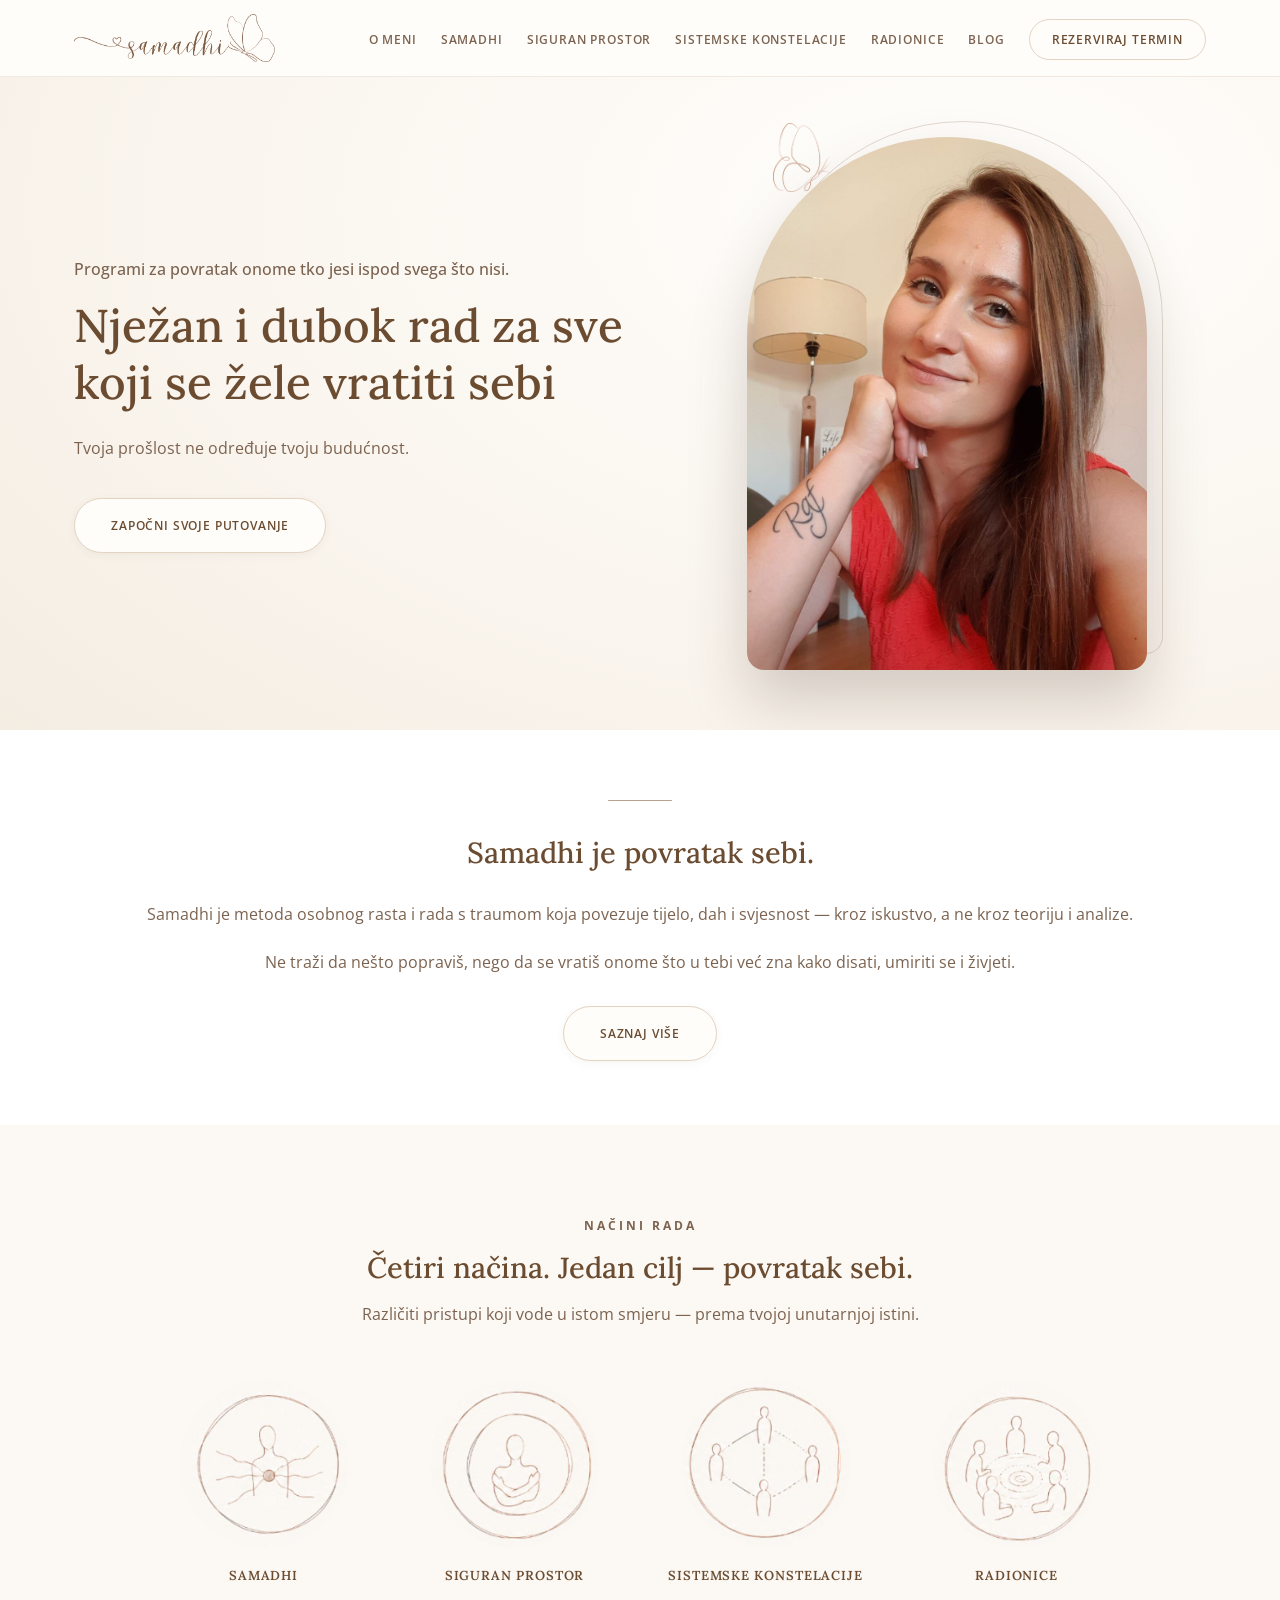
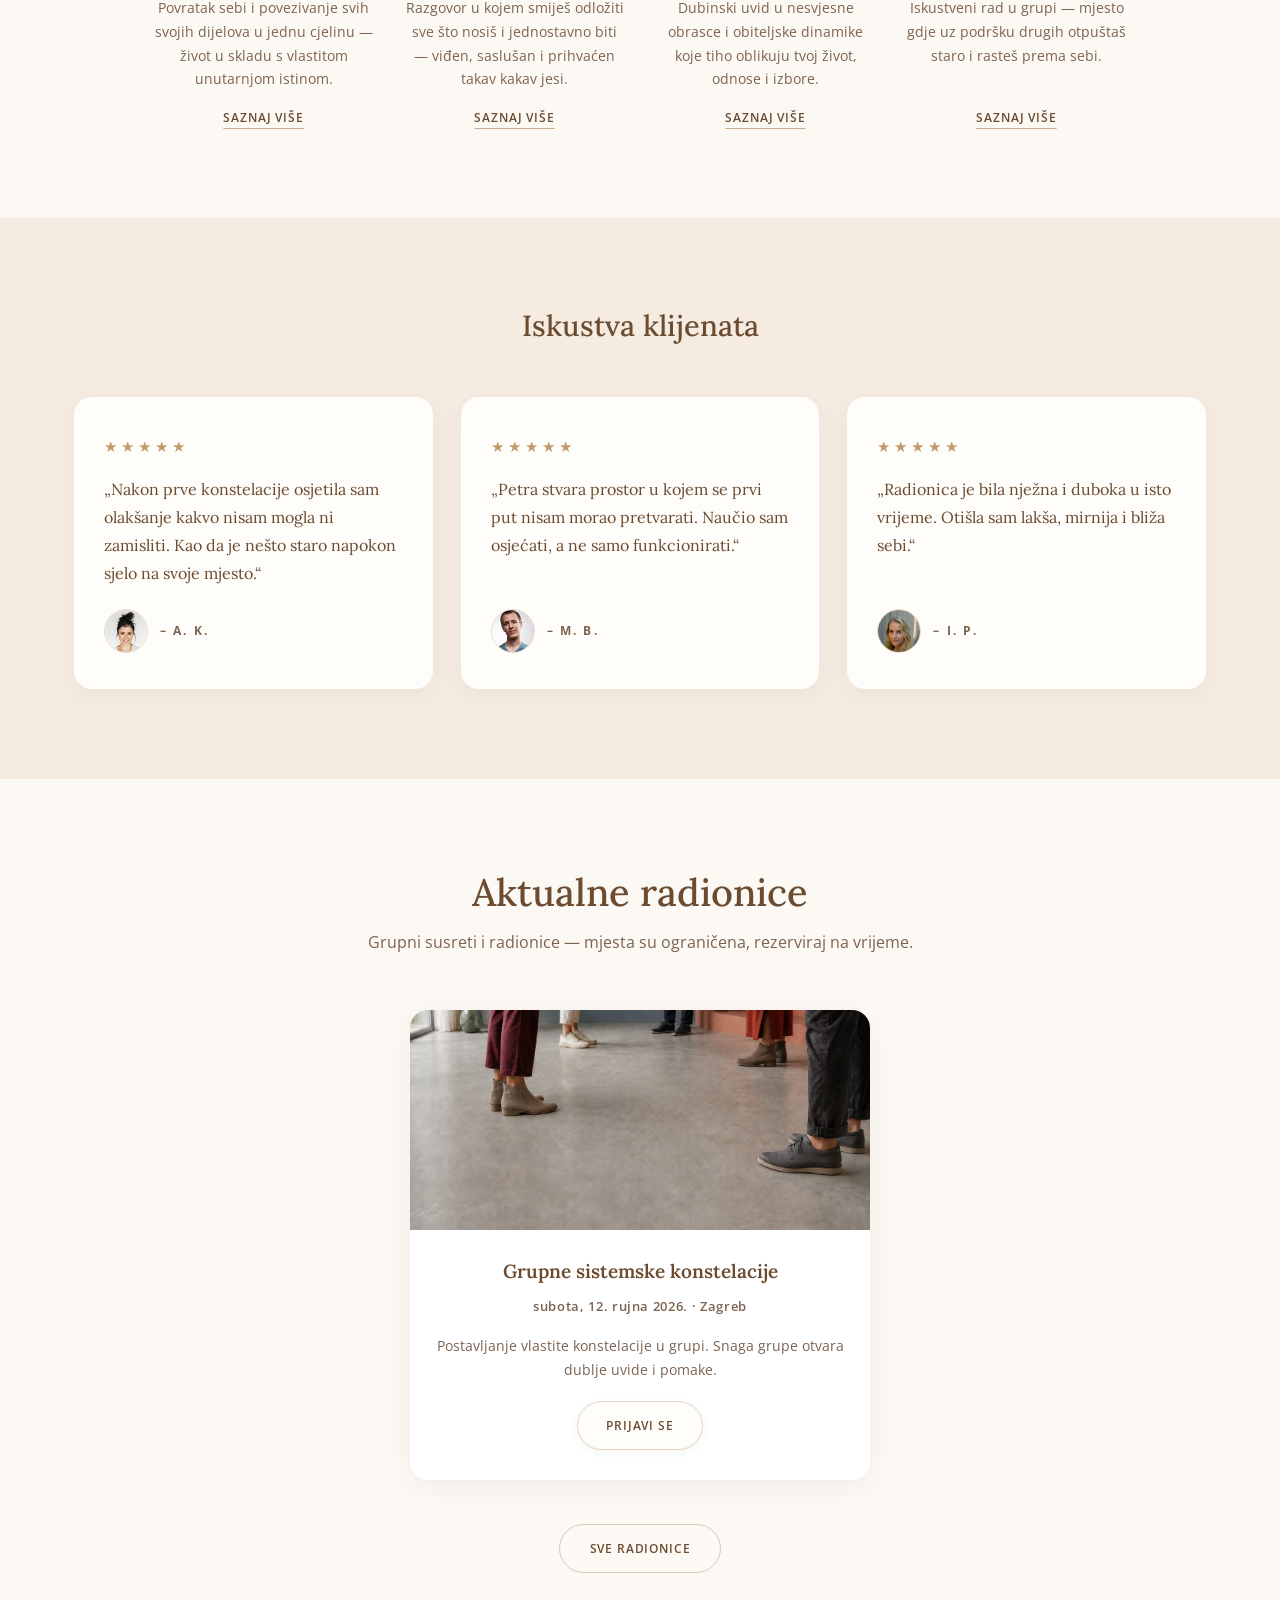
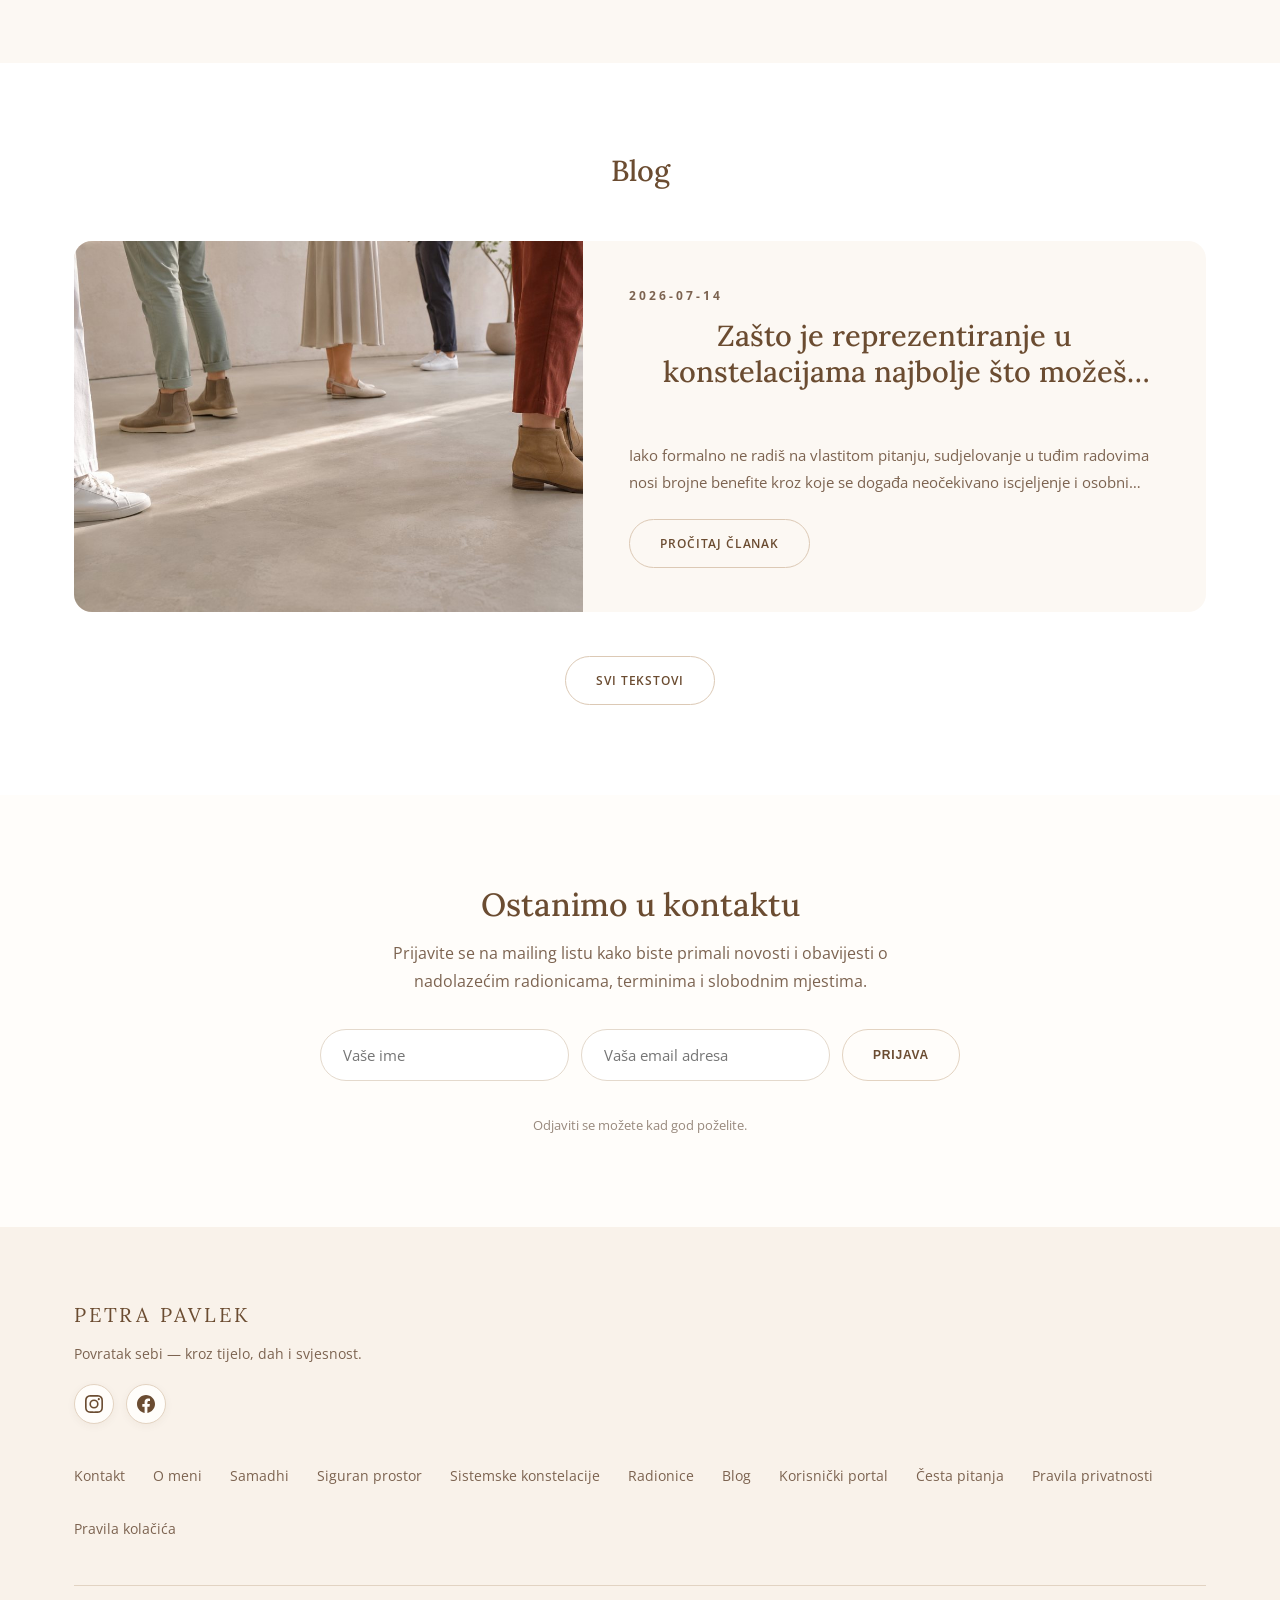
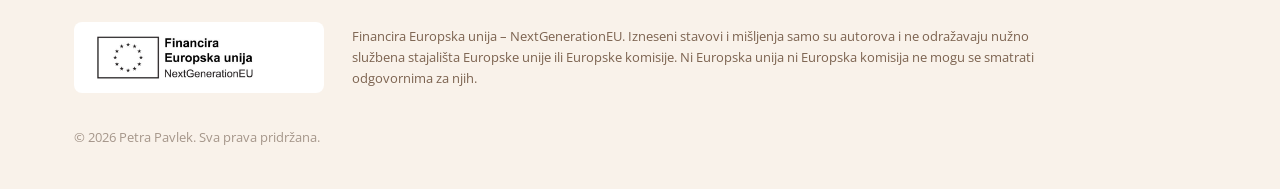
<file: index.html>
<!DOCTYPE html>
<html lang="hr">
<head>
<meta charset="UTF-8">
<meta name="viewport" content="width=device-width, initial-scale=1.0">
<title>Petra Pavlek — Samadhi</title>
<link rel="preconnect" href="https://fonts.googleapis.com">
<link rel="preconnect" href="https://fonts.gstatic.com" crossorigin>
<link href="https://fonts.googleapis.com/css2?family=Lora:ital,wght@0,400;0,500;0,600;0,700;1,400&family=Open+Sans:wght@300;400;500;600;700&display=swap" rel="stylesheet">
<link rel="stylesheet" href="style.css?v=146">
</head>
<body class="fw">

<header>
  <div class="wrap nav">
    <a href="index.html" class="logo"><img src="img/logo-samadhi3.png" alt="Samadhi by Petra Pavlek"></a>
    <nav id="nav">
      <ul>
        <li><a href="omeni.html">O meni</a></li>
        <li><a href="samadhi.html">Samadhi</a></li>
        <li><a href="siguran-prostor.html">Siguran prostor</a></li>
        <li><a href="konstelacije.html">Sistemske konstelacije</a></li>
        <li><a href="radionice.html">Radionice</a></li>
        <li><a href="blog.html">Blog</a></li>
        <li><a href="kontakt.html" class="nav-cta">Rezerviraj termin</a></li>
      </ul>
    </nav>
    <button class="burger" onclick="document.getElementById('nav').classList.toggle('open')" aria-label="Izbornik">☰</button>
  </div>
</header>

<section class="hero">
  <div class="wrap hero-grid">
    <div class="hero-text">
      <div class="kicker-line">Programi za povratak onome tko jesi ispod svega što nisi.</div>
      <h1>Nježan i dubok rad za sve koji se žele vratiti sebi</h1>
      <p>Tvoja prošlost ne određuje tvoju budućnost.</p>
      <a href="kontakt.html" class="btn">Započni svoje putovanje</a>
    </div>
    <div class="hero-photo">
      <div class="portrait">
        <img class="butterfly" src="img/leptir.png" alt="">
        <img src="img/petra-portret.jpg" alt="Petra Pavlek">
      </div>
    </div>
  </div>
</section>

<section class="intro" style="padding:70px 0 64px;background:#fff;">
  <div class="wrap">
    <div class="rule"></div>
    <h2>Samadhi je povratak sebi.</h2>
    <p>Samadhi je metoda osobnog rasta i rada s traumom koja povezuje tijelo, dah i svjesnost — kroz iskustvo, a ne kroz teoriju i analize.</p>
    <p>Ne traži da nešto popraviš, nego da se vratiš onome što u tebi već zna kako disati, umiriti se i živjeti.</p>
    <a href="omeni.html#samadhi" class="btn" style="margin-top:10px;display:inline-block;">Saznaj više</a>
  </div>
</section>

<section class="ways">
  <div class="kicker">Načini rada</div>
  <h2>Četiri načina. Jedan cilj — povratak sebi.</h2>
  <p class="sub">Različiti pristupi koji vode u istom smjeru — prema tvojoj unutarnjoj istini.</p>
  <div class="ways-grid">
    <a class="way" href="samadhi.html">
      <div class="circle illu"><img src="img/ilu-samadhi.jpg" alt="Samadhi"></div>
      <h3>Samadhi</h3>
      <p>Povratak sebi i povezivanje svih svojih dijelova u jednu cjelinu — život u skladu s vlastitom unutarnjom istinom.</p>
      <span class="more">Saznaj više</span>
    </a>
    <a class="way" href="siguran-prostor.html">
      <div class="circle illu"><img src="img/ilu-siguran-prostor.jpg" alt="Siguran prostor"></div>
      <h3>Siguran prostor</h3>
      <p>Razgovor u kojem smiješ odložiti sve što nosiš i jednostavno biti — viđen, saslušan i prihvaćen takav kakav jesi.</p>
      <span class="more">Saznaj više</span>
    </a>
    <a class="way" href="konstelacije.html">
      <div class="circle illu"><img src="img/ilu-konstelacije.jpg" alt="Sistemske konstelacije"></div>
      <h3>Sistemske konstelacije</h3>
      <p>Dubinski uvid u nesvjesne obrasce i obiteljske dinamike koje tiho oblikuju tvoj život, odnose i izbore.</p>
      <span class="more">Saznaj više</span>
    </a>
    <a class="way" href="radionice.html">
      <div class="circle illu"><img src="img/ilu-radionice.jpg" alt="Radionice"></div>
      <h3>Radionice</h3>
      <p>Iskustveni rad u grupi — mjesto gdje uz podršku drugih otpuštaš staro i rasteš prema sebi.</p>
      <span class="more">Saznaj više</span>
    </a>
  </div>
</section>

<section class="testimonials" style="background:#f5ebe1;">
  <div class="wrap">
    <h2>Iskustva klijenata</h2>
    <div class="t-grid">
      <div class="t-card">
        <div class="t-stars">★★★★★</div>
        <p>„Nakon prve konstelacije osjetila sam olakšanje kakvo nisam mogla ni zamisliti. Kao da je nešto staro napokon sjelo na svoje mjesto.“</p>
        <div class="t-person"><img class="t-avatar" src="img/rec-1.jpg" alt=""><span class="t-name">– A. K.</span></div>
      </div>
      <div class="t-card">
        <div class="t-stars">★★★★★</div>
        <p>„Petra stvara prostor u kojem se prvi put nisam morao pretvarati. Naučio sam osjećati, a ne samo funkcionirati.“</p>
        <div class="t-person"><img class="t-avatar" src="img/rec-2.jpg" alt=""><span class="t-name">– M. B.</span></div>
      </div>
      <div class="t-card">
        <div class="t-stars">★★★★★</div>
        <p>„Radionica je bila nježna i duboka u isto vrijeme. Otišla sam lakša, mirnija i bliža sebi.“</p>
        <div class="t-person"><img class="t-avatar" src="img/rec-3.jpg" alt=""><span class="t-name">– I. P.</span></div>
      </div>
    </div>
  </div>
</section>

<section class="shop">
  <div class="wrap">
    <h2>Aktualne radionice</h2>
    <p class="sub">Grupni susreti i radionice — mjesta su ograničena, rezerviraj na vrijeme.</p>
    <div class="shop-grid" style="grid-template-columns:1fr;max-width:460px;margin:0 auto;">

      <div class="shop-card">
        <div class="shop-img" style="background-image:url('img/grupne-kartica.jpg?3')"></div>
        <div class="shop-body">
          <h3>Grupne sistemske konstelacije</h3>
          <div class="ws-meta">subota, 12. rujna 2026. · Zagreb</div>
          <p class="desc">Postavljanje vlastite konstelacije u grupi. Snaga grupe otvara dublje uvide i pomake.</p>
          <a href="kontakt.html" class="btn">Prijavi se</a>
        </div>
      </div>

    </div>
    <div class="shop-more">
      <a href="radionice.html" class="btn-outline">Sve radionice</a>
    </div>
  </div>
</section>

<section class="home-blog">
  <h2>Blog</h2>
  <div class="wrap" id="home-posts">
    <p style="text-align:center;">Učitavam objave…</p>
  </div>
  <div class="shop-more">
    <a href="blog.html" class="btn-outline">Svi tekstovi</a>
  </div>
</section>

<section class="newsletter">
  <h2>Ostanimo u kontaktu</h2>
  <p>Prijavite se na mailing listu kako biste primali novosti i obavijesti o nadolazećim radionicama, terminima i slobodnim mjestima.</p>
  <form class="nl-form" onsubmit="event.preventDefault();this.innerHTML='<p style=\'color:var(--teal);font-weight:600;margin:0 auto;\'>Hvala na prijavi!</p>';">
    <input type="text" placeholder="Vaše ime" required>
    <input type="email" placeholder="Vaša email adresa" required>
    <button type="submit">Prijava</button>
  </form>
  <p class="nl-note">Odjaviti se možete kad god poželite.</p>
</section>

<footer>
  <div class="wrap">
    <div class="footer-top">
      <div>
        <div class="footer-brand">Petra Pavlek</div>
        <p>Povratak sebi — kroz tijelo, dah i svjesnost.</p>
        <div class="socials">
          <a href="https://www.instagram.com/my.samadhi/" target="_blank" rel="noopener" aria-label="Instagram">
            <svg viewBox="0 0 24 24" xmlns="http://www.w3.org/2000/svg"><path d="M12 2.2c3.2 0 3.58.01 4.85.07 1.17.05 1.8.25 2.23.41.56.22.96.48 1.38.9.42.42.68.82.9 1.38.16.42.36 1.06.41 2.23.06 1.27.07 1.65.07 4.85s-.01 3.58-.07 4.85c-.05 1.17-.25 1.8-.41 2.23-.22.56-.48.96-.9 1.38-.42.42-.82.68-1.38.9-.42.16-1.06.36-2.23.41-1.27.06-1.65.07-4.85.07s-3.58-.01-4.85-.07c-1.17-.05-1.8-.25-2.23-.41a3.72 3.72 0 0 1-1.38-.9 3.72 3.72 0 0 1-.9-1.38c-.16-.42-.36-1.06-.41-2.23C2.21 15.58 2.2 15.2 2.2 12s.01-3.58.07-4.85c.05-1.17.25-1.8.41-2.23.22-.56.48-.96.9-1.38.42-.42.82-.68 1.38-.9.42-.16 1.06-.36 2.23-.41C8.42 2.21 8.8 2.2 12 2.2M12 0C8.74 0 8.33.01 7.05.07 5.78.13 4.9.33 4.14.63c-.79.3-1.46.72-2.13 1.38A5.9 5.9 0 0 0 .63 4.14C.33 4.9.13 5.78.07 7.05.01 8.33 0 8.74 0 12s.01 3.67.07 4.95c.06 1.27.26 2.15.56 2.91.3.79.72 1.46 1.38 2.13.67.66 1.34 1.08 2.13 1.38.76.3 1.64.5 2.91.56C8.33 23.99 8.74 24 12 24s3.67-.01 4.95-.07c1.27-.06 2.15-.26 2.91-.56a5.9 5.9 0 0 0 2.13-1.38 5.9 5.9 0 0 0 1.38-2.13c.3-.76.5-1.64.56-2.91.06-1.28.07-1.69.07-4.95s-.01-3.67-.07-4.95c-.06-1.27-.26-2.15-.56-2.91a5.9 5.9 0 0 0-1.38-2.13A5.9 5.9 0 0 0 19.86.63c-.76-.3-1.64-.5-2.91-.56C15.67.01 15.26 0 12 0zm0 5.84A6.16 6.16 0 1 0 18.16 12 6.16 6.16 0 0 0 12 5.84zM12 16a4 4 0 1 1 4-4 4 4 0 0 1-4 4zm7.85-10.4a1.44 1.44 0 1 1-1.44-1.44 1.44 1.44 0 0 1 1.44 1.44z"/></svg>
          </a>
          <a href="https://www.facebook.com/profile.php?id=61577738253478" target="_blank" rel="noopener" aria-label="Facebook">
            <svg viewBox="0 0 24 24" xmlns="http://www.w3.org/2000/svg"><path d="M24 12.07C24 5.44 18.63.07 12 .07S0 5.44 0 12.07c0 5.99 4.39 10.95 10.13 11.85v-8.38H7.08v-3.47h3.05V9.43c0-3.01 1.79-4.67 4.53-4.67 1.31 0 2.69.23 2.69.23v2.96h-1.51c-1.49 0-1.96.92-1.96 1.87v2.25h3.33l-.53 3.47h-2.8v8.38C19.61 23.02 24 18.06 24 12.07z"/></svg>
          </a>
        </div>
      </div>
      <div class="footer-links">
        <a href="kontakt.html">Kontakt</a>
        <a href="omeni.html">O meni</a>
        <a href="samadhi.html">Samadhi</a>
        <a href="siguran-prostor.html">Siguran prostor</a>
        <a href="konstelacije.html">Sistemske konstelacije</a>
        <a href="radionice.html">Radionice</a>
        <a href="blog.html">Blog</a>
        <a href="portal.html">Korisnički portal</a>
        <a href="faq.html">Česta pitanja</a>
        <a href="privatnost.html">Pravila privatnosti</a>
        <a href="kolacici.html">Pravila kolačića</a>
      </div>
    </div>
    <div class="eu">
      <img src="img/eu-financira.jpg" alt="Financira Europska unija – NextGenerationEU">
      <p>Financira Europska unija – NextGenerationEU. Izneseni stavovi i mišljenja samo su autorova i ne odražavaju nužno službena stajališta Europske unije ili Europske komisije. Ni Europska unija ni Europska komisija ne mogu se smatrati odgovornima za njih.</p>
    </div>
    <div class="copy">© 2026 Petra Pavlek. Sva prava pridržana.</div>
  </div>
</footer>

<script>
(function(){
  var el = document.getElementById('home-posts');
  function render(posts){
    if (!posts || !posts.length) { el.innerHTML = '<p style="text-align:center;">Uskoro stižu prve objave.</p>'; return; }
    el.innerHTML = '';
    posts.slice(0, 2).forEach(function(p){
      var a = document.createElement('a');
      a.className = 'post-card';
      a.href = 'post.html?slug=' + p.slug;
      var img = p.cover ? '<div class="post-card-img" style="background-image:url(\'' + p.cover + '\')"></div>' : '';
      a.innerHTML = img +
        '<div class="post-card-body">' +
          '<div class="tag">' + (p.date || 'Blog') + '</div>' +
          '<h2></h2><p></p>' +
          '<span class="btn-outline">Pročitaj članak</span>' +
        '</div>';
      a.querySelector('h2').textContent = p.title;
      a.querySelector('p').textContent = p.excerpt || '';
      el.appendChild(a);
    });
  }
  fetch('posts/index.json', {cache:'no-store'})
    .then(function(r){ if (!r.ok) throw 0; return r.json(); })
    .then(render)
    .catch(function(){
      fetch('/api/blog', {cache:'no-store'})
        .then(function(r){ if (!r.ok) throw 0; return r.json(); })
        .then(render)
        .catch(function(){ render([]); });
    });
})();
</script>

</body>
</html>
</file>
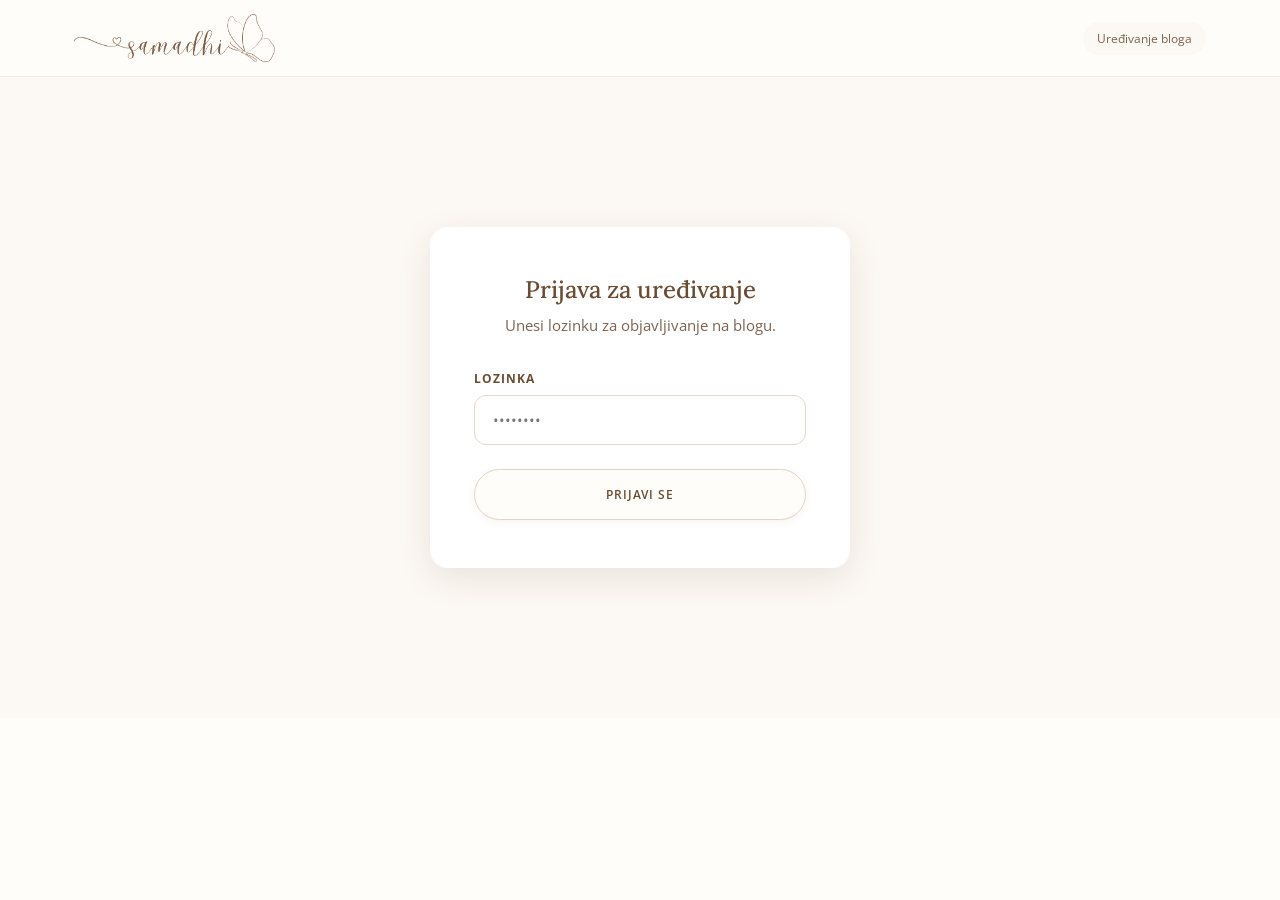
<file: admin.html>
<!DOCTYPE html>
<html lang="hr">
<head>
<meta charset="UTF-8">
<meta name="viewport" content="width=device-width, initial-scale=1.0">
<meta name="robots" content="noindex, nofollow">
<title>Uređivanje bloga | Petra Pavlek</title>
<link rel="preconnect" href="https://fonts.googleapis.com">
<link rel="preconnect" href="https://fonts.gstatic.com" crossorigin>
<link href="https://fonts.googleapis.com/css2?family=Lora:ital,wght@0,400;0,500;0,600;0,700;1,400&family=Open+Sans:wght@300;400;500;600;700&display=swap" rel="stylesheet">
<link rel="stylesheet" href="style.css?v=31">
<style>
  .admin-wrap{max-width:860px;margin:0 auto;padding:50px 24px 90px;}
  .admin-bar{display:flex;justify-content:space-between;align-items:center;gap:16px;margin-bottom:30px;flex-wrap:wrap;}
  .admin-bar h1{font-size:26px;font-weight:500;}
  .pill{font-size:12px;background:var(--light);border-radius:100px;padding:6px 14px;color:var(--grey);}
  #editor-card{background:#fff;border-radius:18px;box-shadow:0 10px 34px rgba(20,40,40,.10);padding:36px;}
  .toolbar{display:flex;gap:6px;flex-wrap:wrap;border:1px solid #d0d5d2;border-bottom:none;border-radius:12px 12px 0 0;padding:8px;background:#fafbfb;}
  .toolbar button{border:none;background:#fff;border:1px solid #e3e7e6;border-radius:8px;padding:7px 12px;font-family:inherit;font-size:13px;cursor:pointer;color:var(--dark);}
  .toolbar button:hover{background:var(--teal);color:#fff;border-color:var(--teal);}
  .toolbar button b{font-weight:700;}
  #editor{min-height:320px;border:1px solid #d0d5d2;border-radius:0 0 12px 12px;padding:18px 20px;outline:none;font-size:16px;line-height:1.75;background:#fff;}
  #editor:focus{border-color:var(--teal);}
  #editor:empty::before{content:'Napiši ili zalijepi svoj tekst ovdje…';color:#a5a3a3;}
  #editor h2{font-size:22px;margin:18px 0 8px;}
  #editor blockquote{border-left:3px solid var(--teal);padding-left:14px;color:var(--grey);font-style:italic;margin:12px 0;}
  #editor img{max-width:100%;border-radius:12px;margin:10px 0;}
  #editor p{margin-bottom:12px;}
  .cover-preview{margin-top:10px;border-radius:12px;max-height:200px;object-fit:cover;display:none;}
  .btn-row{display:flex;gap:12px;margin-top:22px;flex-wrap:wrap;align-items:center;}
  .btn.secondary{background:#e9eeee;color:var(--dark);}
  .status{font-size:14px;color:var(--teal);font-weight:600;}
  .status.err{color:#b23b3b;}
  .post-row{display:flex;justify-content:space-between;align-items:center;gap:14px;background:var(--light);border-radius:12px;padding:14px 20px;margin-bottom:10px;flex-wrap:wrap;}
  .post-row strong{font-family:'Lora',Georgia,serif;font-weight:600;color:var(--dark);}
  .post-row .meta{font-size:12.5px;color:#8a8888;}
  .post-actions{display:flex;gap:8px;}
  .mini{font-size:11px;font-weight:700;letter-spacing:.08em;text-transform:uppercase;padding:8px 16px;border-radius:100px;border:none;cursor:pointer;}
  .mini.edit{background:var(--teal);color:#fff;}
  .mini.del{background:#f1dcdc;color:#8a2f2f;}
  #login-card{max-width:420px;margin:70px auto;}
  h2.section{font-size:20px;font-weight:600;margin:44px 0 16px;}
  @media (max-width:560px){
    .admin-wrap{padding:30px 16px 60px;}
    #editor-card{padding:24px 18px;}
    .post-row{padding:12px 16px;}
  }
</style>
</head>
<body>

<header>
  <div class="wrap nav">
    <a href="index.html" class="logo"><img src="img/logo-samadhi3.png" alt="Samadhi by Petra Pavlek"></a>
    <span class="pill">Uređivanje bloga</span>
  </div>
</header>

<div class="form-wrap" id="login-view">
  <div class="form-card" id="login-card">
    <h2>Prijava za uređivanje</h2>
    <p class="sub">Unesi lozinku za objavljivanje na blogu.</p>
    <form id="login-form">
      <div class="field">
        <label for="pass">Lozinka</label>
        <input id="pass" type="password" placeholder="••••••••" required>
      </div>
      <button type="submit" class="btn">Prijavi se</button>
      <p class="form-note status err" id="login-err" style="display:none;">Pogrešna lozinka, pokušaj ponovno.</p>
    </form>
  </div>
</div>

<div class="admin-wrap" id="admin-view" style="display:none;">
  <div class="admin-bar">
    <h1 id="mode-title">Novi blog post</h1>
    <div>
      <a href="blog.html" class="pill" target="_blank">Otvori blog ↗</a>
      <button class="mini del" id="logout">Odjava</button>
    </div>
  </div>

  <div id="editor-card">
    <div class="field">
      <label for="f-title">Naslov</label>
      <input id="f-title" type="text" placeholder="Naslov objave">
    </div>
    <div class="field">
      <label for="f-excerpt">Kratki opis (prikazuje se na listi objava)</label>
      <input id="f-excerpt" type="text" placeholder="Jedna do dvije rečenice o čemu je tekst">
    </div>
    <div class="field">
      <label for="f-cover">Naslovna fotografija</label>
      <input id="f-cover" type="file" accept="image/*">
      <img class="cover-preview" id="cover-preview" alt="">
    </div>
    <div class="field">
      <label>Tekst objave</label>
      <div class="toolbar">
        <button type="button" data-cmd="formatBlock" data-val="h2">Podnaslov</button>
        <button type="button" data-cmd="bold"><b>B</b></button>
        <button type="button" data-cmd="italic"><i>I</i></button>
        <button type="button" data-cmd="underline"><u>U</u></button>
        <button type="button" data-cmd="insertUnorderedList">• Lista</button>
        <button type="button" data-cmd="insertOrderedList">1. Lista</button>
        <button type="button" data-cmd="formatBlock" data-val="blockquote">„Citat“</button>
        <button type="button" id="tb-link">Link</button>
        <button type="button" id="tb-img">📷 Slika</button>
        <button type="button" data-cmd="formatBlock" data-val="p">Običan tekst</button>
      </div>
      <div id="editor" contenteditable="true"></div>
    </div>
    <div class="btn-row">
      <button class="btn" id="publish">Objavi</button>
      <button class="btn secondary" id="new-post" style="display:none;">＋ Novi post</button>
      <span class="status" id="status"></span>
    </div>
    <p class="form-note" style="text-align:left;">Tekst zalijepi tipkama Cmd+V (Mac) ili Ctrl+V (Windows) direktno u polje. Sliku ubacuješ gumbom 📷. Nakon objave, novi tekst je na blogu za oko minutu.</p>
  </div>

  <h2 class="section">Objavljeni postovi</h2>
  <div id="post-list"><p class="meta">Učitavam…</p></div>
</div>

<script>
var API = '/api/blog';
var editingSlug = null;
var coverData = '';
var editor = document.getElementById('editor');

function pass(){ return sessionStorage.getItem('blogpass') || ''; }

// ---- prijava ----
document.getElementById('login-form').addEventListener('submit', function(e){
  e.preventDefault();
  var p = document.getElementById('pass').value;
  fetch(API, {method:'POST', headers:{'Content-Type':'application/json'}, body: JSON.stringify({action:'login', password:p})})
    .then(function(r){
      if (r.ok) { sessionStorage.setItem('blogpass', p); showAdmin(); }
      else document.getElementById('login-err').style.display = 'block';
    });
});
document.getElementById('logout').addEventListener('click', function(){
  sessionStorage.removeItem('blogpass'); location.reload();
});

function showAdmin(){
  document.getElementById('login-view').style.display = 'none';
  document.getElementById('admin-view').style.display = 'block';
  loadList();
}
if (pass()) showAdmin();

// ---- alatna traka ----
document.querySelectorAll('.toolbar button[data-cmd]').forEach(function(b){
  b.addEventListener('mousedown', function(e){ e.preventDefault(); }); // zadrži selekciju
  b.addEventListener('click', function(){
    editor.focus();
    document.execCommand(b.dataset.cmd, false, b.dataset.val || null);
  });
});
document.getElementById('tb-link').addEventListener('mousedown', function(e){ e.preventDefault(); });
document.getElementById('tb-link').addEventListener('click', function(){
  var url = prompt('Adresa linka (https://…):');
  if (url) { editor.focus(); document.execCommand('createLink', false, url); }
});

// ---- lijepljenje: uvijek kao čisti tekst (radi u svim preglednicima) ----
editor.addEventListener('paste', function(e){
  e.preventDefault();
  var t = (e.clipboardData || window.clipboardData).getData('text/plain');
  if (!t) return;
  t = t.replace(/\r\n/g, '\n');
  var html = t.split(/\n{2,}/).map(function(par){
    return '<p>' + par.split('\n').join('<br>')
      .replace(/&/g,'&amp;').replace(/</g,'&lt;').replace(/>/g,'&gt;')
      .replace(/&lt;br&gt;/g,'<br>') + '</p>';
  }).join('');
  document.execCommand('insertHTML', false, html);
});

// ---- slike ----
function resizeImage(file, maxW, cb){
  var img = new Image();
  img.onload = function(){
    var w = Math.min(maxW, img.width);
    var h = Math.round(img.height * w / img.width);
    var c = document.createElement('canvas');
    c.width = w; c.height = h;
    c.getContext('2d').drawImage(img, 0, 0, w, h);
    cb(c.toDataURL('image/jpeg', 0.82));
  };
  img.src = URL.createObjectURL(file);
}
document.getElementById('tb-img').addEventListener('mousedown', function(e){ e.preventDefault(); });
document.getElementById('tb-img').addEventListener('click', function(){
  var inp = document.createElement('input');
  inp.type = 'file'; inp.accept = 'image/*';
  inp.onchange = function(){
    if (!inp.files[0]) return;
    resizeImage(inp.files[0], 1400, function(dataUri){
      editor.focus();
      document.execCommand('insertHTML', false, '<img src="' + dataUri + '"><p><br></p>');
    });
  };
  inp.click();
});
// naslovna fotka: automatski izreži na omjer 3:2 (1200x800) da sve kartice izgledaju jednako
function cropCover(file, cb){
  var img = new Image();
  img.onload = function(){
    var TW = 1200, TH = 800;
    var scale = Math.max(TW / img.width, TH / img.height);
    var sw = TW / scale, sh = TH / scale;
    var sx = (img.width - sw) / 2, sy = (img.height - sh) / 2;
    var c = document.createElement('canvas');
    c.width = TW; c.height = TH;
    c.getContext('2d').drawImage(img, sx, sy, sw, sh, 0, 0, TW, TH);
    cb(c.toDataURL('image/jpeg', 0.82));
  };
  img.src = URL.createObjectURL(file);
}
document.getElementById('f-cover').addEventListener('change', function(){
  if (!this.files[0]) return;
  cropCover(this.files[0], function(dataUri){
    coverData = dataUri;
    var pv = document.getElementById('cover-preview');
    pv.src = dataUri; pv.style.display = 'block';
  });
});

// ---- slug ----
function slugify(s){
  var map = {'č':'c','ć':'c','ž':'z','š':'s','đ':'d'};
  return s.toLowerCase().replace(/[čćžšđ]/g, function(c){return map[c];})
    .replace(/[^a-z0-9]+/g, '-').replace(/^-+|-+$/g, '').slice(0, 60);
}

// ---- objava ----
document.getElementById('publish').addEventListener('click', function(){
  var title = document.getElementById('f-title').value.trim();
  var excerpt = document.getElementById('f-excerpt').value.trim();
  var html = editor.innerHTML;
  var st = document.getElementById('status');
  if (!title) { st.textContent = 'Upiši naslov.'; st.className = 'status err'; return; }
  if (editor.textContent.trim().length < 10 && editor.querySelectorAll('img').length === 0) {
    st.textContent = 'Tekst je prazan.'; st.className = 'status err'; return;
  }
  st.textContent = 'Objavljujem…'; st.className = 'status';
  var slug = editingSlug || slugify(title);
  fetch(API, {method:'POST', headers:{'Content-Type':'application/json'},
    body: JSON.stringify({action:'publish', password: pass(), slug: slug, title: title, excerpt: excerpt, html: html, cover: coverData})})
    .then(function(r){ return r.json().then(function(j){ return {ok: r.ok, j: j}; }); })
    .then(function(res){
      if (res.ok) {
        st.textContent = 'Objavljeno! Post je na blogu za ~1 min.'; st.className = 'status';
        editingSlug = res.j.slug;
        document.getElementById('new-post').style.display = 'inline-block';
        loadList();
      } else {
        st.textContent = 'Greška: ' + (res.j.error || 'nepoznato'); st.className = 'status err';
      }
    })
    .catch(function(e){ st.textContent = 'Greška: ' + e; st.className = 'status err'; });
});

// ---- novi post / uređivanje / brisanje ----
document.getElementById('new-post').addEventListener('click', function(){
  editingSlug = null; coverData = '';
  document.getElementById('f-title').value = '';
  document.getElementById('f-excerpt').value = '';
  document.getElementById('cover-preview').style.display = 'none';
  document.getElementById('f-cover').value = '';
  editor.innerHTML = '';
  document.getElementById('status').textContent = '';
  this.style.display = 'none';
  document.getElementById('mode-title').textContent = 'Novi blog post';
});

function loadList(){
  fetch(API, {cache:'no-store'}).then(function(r){ return r.ok ? r.json() : []; }).then(function(posts){
    var el = document.getElementById('post-list');
    if (!posts.length) { el.innerHTML = '<p class="meta">Još nema objava.</p>'; return; }
    el.innerHTML = '';
    posts.forEach(function(p){
      var row = document.createElement('div');
      row.className = 'post-row';
      row.innerHTML = '<div><strong></strong><div class="meta">' + (p.date || '') + ' · ' + p.slug + '</div></div>' +
        '<div class="post-actions"><button class="mini edit">Uredi</button><button class="mini del">Obriši</button></div>';
      row.querySelector('strong').textContent = p.title;
      row.querySelector('.edit').addEventListener('click', function(){ editPost(p.slug); });
      row.querySelector('.del').addEventListener('click', function(){
        if (!confirm('Sigurno obrisati "' + p.title + '"?')) return;
        fetch(API, {method:'POST', headers:{'Content-Type':'application/json'},
          body: JSON.stringify({action:'delete', password: pass(), slug: p.slug})})
          .then(function(){ loadList(); });
      });
      el.appendChild(row);
    });
  }).catch(function(){ document.getElementById('post-list').innerHTML = '<p class="meta">Lista dostupna nakon objave na webu.</p>'; });
}

function editPost(slug){
  fetch(API + '?slug=' + slug, {cache:'no-store'}).then(function(r){ return r.json(); }).then(function(p){
    editingSlug = p.slug;
    document.getElementById('f-title').value = p.title;
    document.getElementById('f-excerpt').value = p.excerpt || '';
    editor.innerHTML = p.html;
    coverData = p.cover || '';
    var pv = document.getElementById('cover-preview');
    if (p.cover) { pv.src = p.cover; pv.style.display = 'block'; } else { pv.style.display = 'none'; }
    document.getElementById('mode-title').textContent = 'Uređivanje: ' + p.title;
    document.getElementById('new-post').style.display = 'inline-block';
    window.scrollTo(0, 0);
  });
}
</script>

</body>
</html>
</file>
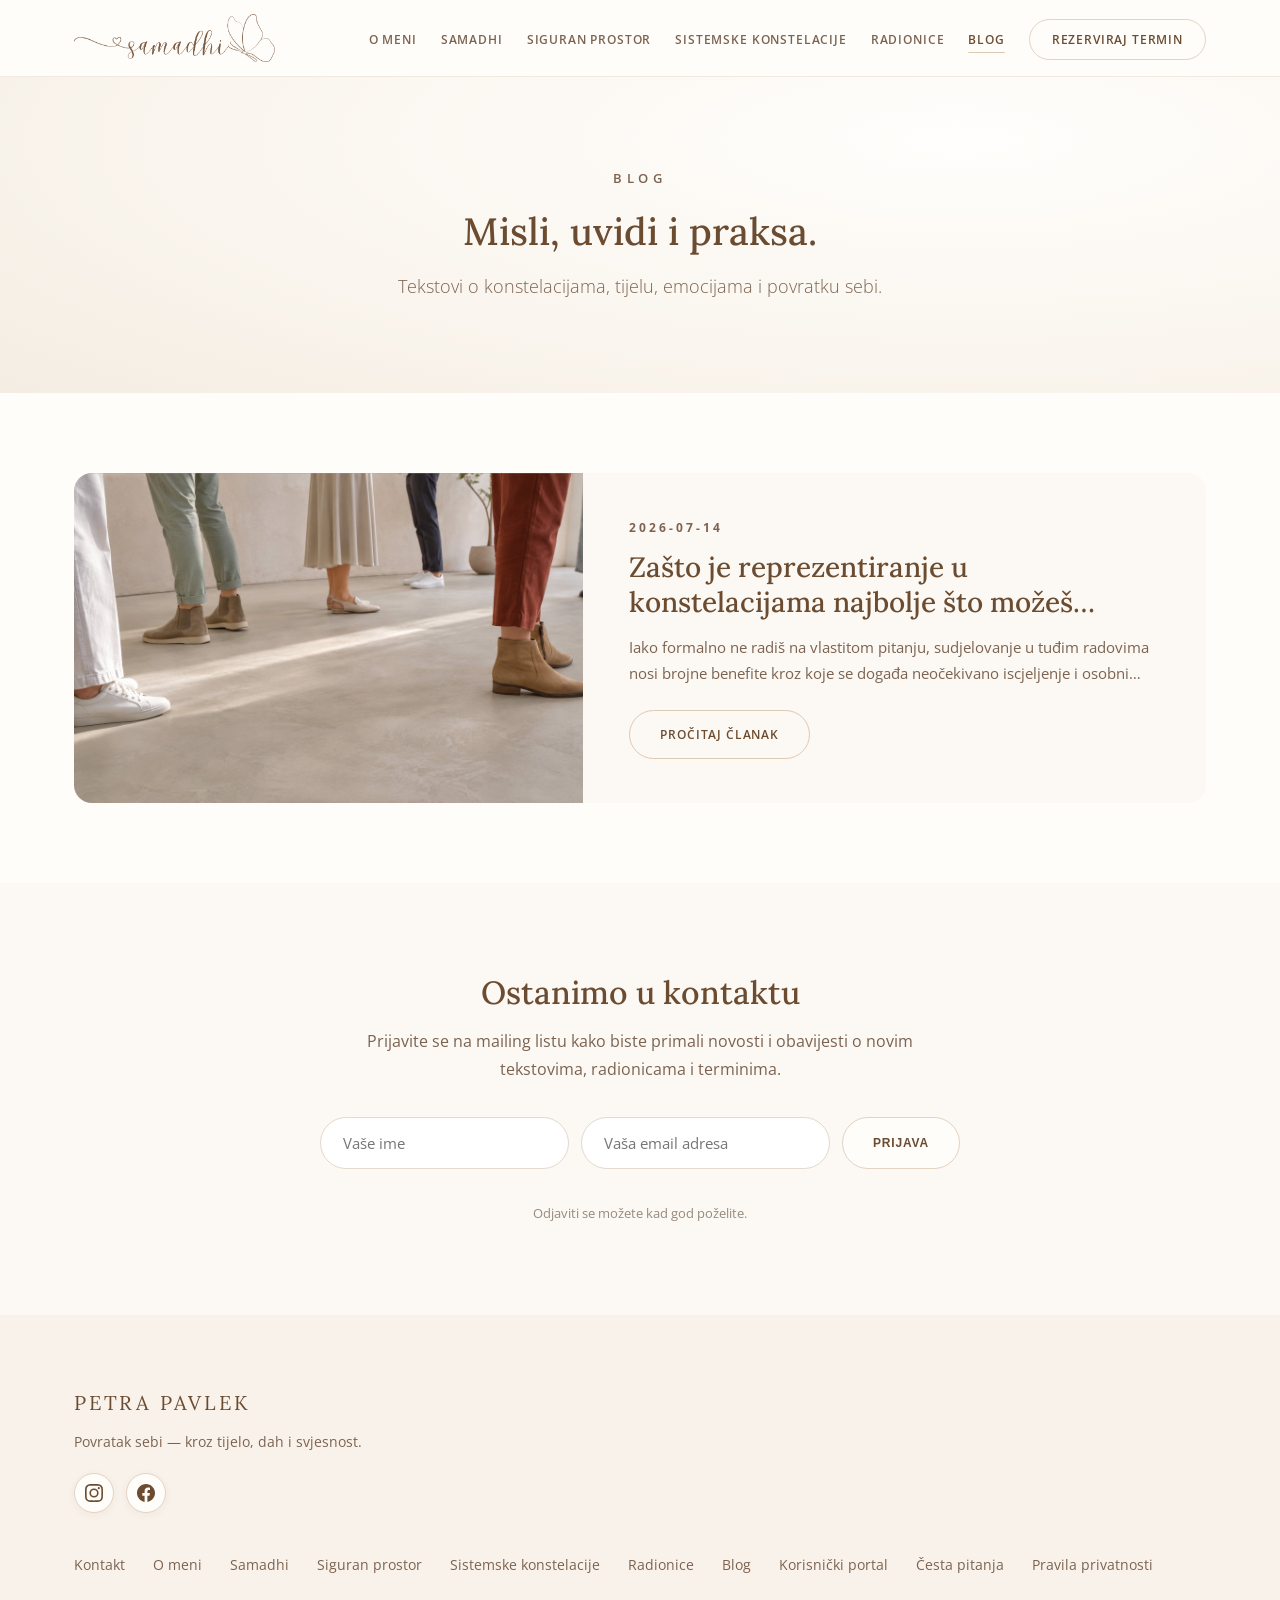
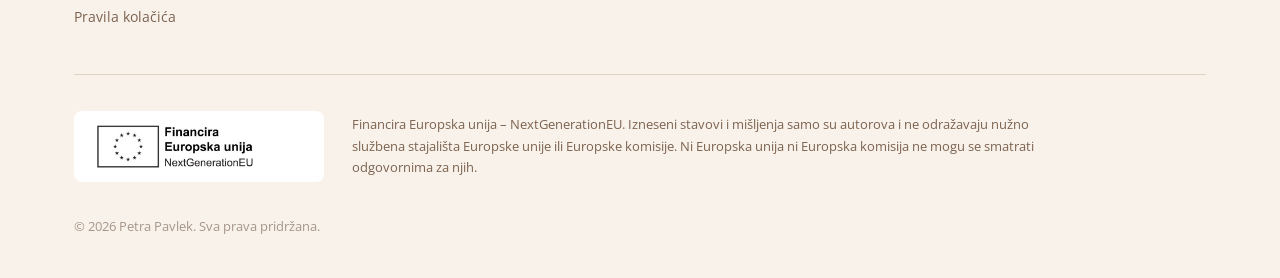
<file: blog.html>
<!DOCTYPE html>
<html lang="hr">
<head>
<meta charset="UTF-8">
<meta name="viewport" content="width=device-width, initial-scale=1.0">
<title>Blog | Petra Pavlek</title>
<link rel="preconnect" href="https://fonts.googleapis.com">
<link rel="preconnect" href="https://fonts.gstatic.com" crossorigin>
<link href="https://fonts.googleapis.com/css2?family=Lora:ital,wght@0,400;0,500;0,600;0,700;1,400&family=Open+Sans:wght@300;400;500;600;700&display=swap" rel="stylesheet">
<link rel="stylesheet" href="style.css?v=146">
</head>
<body class="fw">

<header>
  <div class="wrap nav">
    <a href="index.html" class="logo"><img src="img/logo-samadhi3.png" alt="Samadhi by Petra Pavlek"></a>
    <nav id="nav">
      <ul>
        <li><a href="omeni.html">O meni</a></li>
        <li><a href="samadhi.html">Samadhi</a></li>
        <li><a href="siguran-prostor.html">Siguran prostor</a></li>
        <li><a href="konstelacije.html">Sistemske konstelacije</a></li>
        <li><a href="radionice.html">Radionice</a></li>
        <li><a href="blog.html" class="active">Blog</a></li>
        <li><a href="kontakt.html" class="nav-cta">Rezerviraj termin</a></li>
      </ul>
    </nav>
    <button class="burger" onclick="document.getElementById('nav').classList.toggle('open')" aria-label="Izbornik">☰</button>
  </div>
</header>

<section class="page-hero">
  <div class="kicker">Blog</div>
  <h1>Misli, uvidi i praksa.</h1>
  <p>Tekstovi o konstelacijama, tijelu, emocijama i povratku sebi.</p>
</section>

<section class="post-list">
  <div class="wrap" id="posts" style="display:grid;gap:32px;">
    <p>Učitavam objave…</p>
  </div>
</section>

<section class="newsletter" style="background:var(--light);">
  <h2>Ostanimo u kontaktu</h2>
  <p>Prijavite se na mailing listu kako biste primali novosti i obavijesti o novim tekstovima, radionicama i terminima.</p>
  <form class="nl-form" onsubmit="event.preventDefault();this.innerHTML='<p style=\'color:var(--teal);font-weight:600;margin:0 auto;\'>Hvala na prijavi!</p>';">
    <input type="text" placeholder="Vaše ime" required>
    <input type="email" placeholder="Vaša email adresa" required>
    <button type="submit">Prijava</button>
  </form>
  <p class="nl-note">Odjaviti se možete kad god poželite.</p>
</section>

<footer>
  <div class="wrap">
    <div class="footer-top">
      <div>
        <div class="footer-brand">Petra Pavlek</div>
        <p>Povratak sebi — kroz tijelo, dah i svjesnost.</p>
        <div class="socials">
          <a href="https://www.instagram.com/my.samadhi/" target="_blank" rel="noopener" aria-label="Instagram">
            <svg viewBox="0 0 24 24" xmlns="http://www.w3.org/2000/svg"><path d="M12 2.2c3.2 0 3.58.01 4.85.07 1.17.05 1.8.25 2.23.41.56.22.96.48 1.38.9.42.42.68.82.9 1.38.16.42.36 1.06.41 2.23.06 1.27.07 1.65.07 4.85s-.01 3.58-.07 4.85c-.05 1.17-.25 1.8-.41 2.23-.22.56-.48.96-.9 1.38-.42.42-.82.68-1.38.9-.42.16-1.06.36-2.23.41-1.27.06-1.65.07-4.85.07s-3.58-.01-4.85-.07c-1.17-.05-1.8-.25-2.23-.41a3.72 3.72 0 0 1-1.38-.9 3.72 3.72 0 0 1-.9-1.38c-.16-.42-.36-1.06-.41-2.23C2.21 15.58 2.2 15.2 2.2 12s.01-3.58.07-4.85c.05-1.17.25-1.8.41-2.23.22-.56.48-.96.9-1.38.42-.42.82-.68 1.38-.9.42-.16 1.06-.36 2.23-.41C8.42 2.21 8.8 2.2 12 2.2M12 0C8.74 0 8.33.01 7.05.07 5.78.13 4.9.33 4.14.63c-.79.3-1.46.72-2.13 1.38A5.9 5.9 0 0 0 .63 4.14C.33 4.9.13 5.78.07 7.05.01 8.33 0 8.74 0 12s.01 3.67.07 4.95c.06 1.27.26 2.15.56 2.91.3.79.72 1.46 1.38 2.13.67.66 1.34 1.08 2.13 1.38.76.3 1.64.5 2.91.56C8.33 23.99 8.74 24 12 24s3.67-.01 4.95-.07c1.27-.06 2.15-.26 2.91-.56a5.9 5.9 0 0 0 2.13-1.38 5.9 5.9 0 0 0 1.38-2.13c.3-.76.5-1.64.56-2.91.06-1.28.07-1.69.07-4.95s-.01-3.67-.07-4.95c-.06-1.27-.26-2.15-.56-2.91a5.9 5.9 0 0 0-1.38-2.13A5.9 5.9 0 0 0 19.86.63c-.76-.3-1.64-.5-2.91-.56C15.67.01 15.26 0 12 0zm0 5.84A6.16 6.16 0 1 0 18.16 12 6.16 6.16 0 0 0 12 5.84zM12 16a4 4 0 1 1 4-4 4 4 0 0 1-4 4zm7.85-10.4a1.44 1.44 0 1 1-1.44-1.44 1.44 1.44 0 0 1 1.44 1.44z"/></svg>
          </a>
          <a href="https://www.facebook.com/profile.php?id=61577738253478" target="_blank" rel="noopener" aria-label="Facebook">
            <svg viewBox="0 0 24 24" xmlns="http://www.w3.org/2000/svg"><path d="M24 12.07C24 5.44 18.63.07 12 .07S0 5.44 0 12.07c0 5.99 4.39 10.95 10.13 11.85v-8.38H7.08v-3.47h3.05V9.43c0-3.01 1.79-4.67 4.53-4.67 1.31 0 2.69.23 2.69.23v2.96h-1.51c-1.49 0-1.96.92-1.96 1.87v2.25h3.33l-.53 3.47h-2.8v8.38C19.61 23.02 24 18.06 24 12.07z"/></svg>
          </a>
        </div>
      </div>
      <div class="footer-links">
        <a href="kontakt.html">Kontakt</a>
        <a href="omeni.html">O meni</a>
        <a href="samadhi.html">Samadhi</a>
        <a href="siguran-prostor.html">Siguran prostor</a>
        <a href="konstelacije.html">Sistemske konstelacije</a>
        <a href="radionice.html">Radionice</a>
        <a href="blog.html">Blog</a>
        <a href="portal.html">Korisnički portal</a>
        <a href="faq.html">Česta pitanja</a>
        <a href="privatnost.html">Pravila privatnosti</a>
        <a href="kolacici.html">Pravila kolačića</a>
      </div>
    </div>
    <div class="eu">
      <img src="img/eu-financira.jpg" alt="Financira Europska unija – NextGenerationEU">
      <p>Financira Europska unija – NextGenerationEU. Izneseni stavovi i mišljenja samo su autorova i ne odražavaju nužno službena stajališta Europske unije ili Europske komisije. Ni Europska unija ni Europska komisija ne mogu se smatrati odgovornima za njih.</p>
    </div>
    <div class="copy">© 2026 Petra Pavlek. Sva prava pridržana.</div>
  </div>
</footer>

<script>
(function(){
  var el = document.getElementById('posts');

  function render(posts){
    if (!posts || !posts.length) {
      el.innerHTML = '<p style="text-align:center;">Uskoro stižu prve objave.</p>';
      return;
    }
    el.innerHTML = '';
    posts.forEach(function(p){
      var a = document.createElement('a');
      a.className = 'post-card';
      a.href = 'post.html?slug=' + p.slug;
      var img = p.cover ? '<div class="post-card-img" style="background-image:url(\'' + p.cover + '\')"></div>' : '';
      a.innerHTML = img +
        '<div class="post-card-body">' +
          '<div class="tag">' + (p.date || 'Blog') + '</div>' +
          '<h2></h2><p></p>' +
          '<span class="btn-outline">Pročitaj članak</span>' +
        '</div>';
      a.querySelector('h2').textContent = p.title;
      a.querySelector('p').textContent = p.excerpt || '';
      el.appendChild(a);
    });
  }

  fetch('posts/index.json', {cache:'no-store'})
    .then(function(r){ if (!r.ok) throw 0; return r.json(); })
    .then(render)
    .catch(function(){
      fetch('/api/blog', {cache:'no-store'})
        .then(function(r){ if (!r.ok) throw 0; return r.json(); })
        .then(render)
        .catch(function(){ render([]); });
    });
})();
</script>

</body>
</html>
</file>
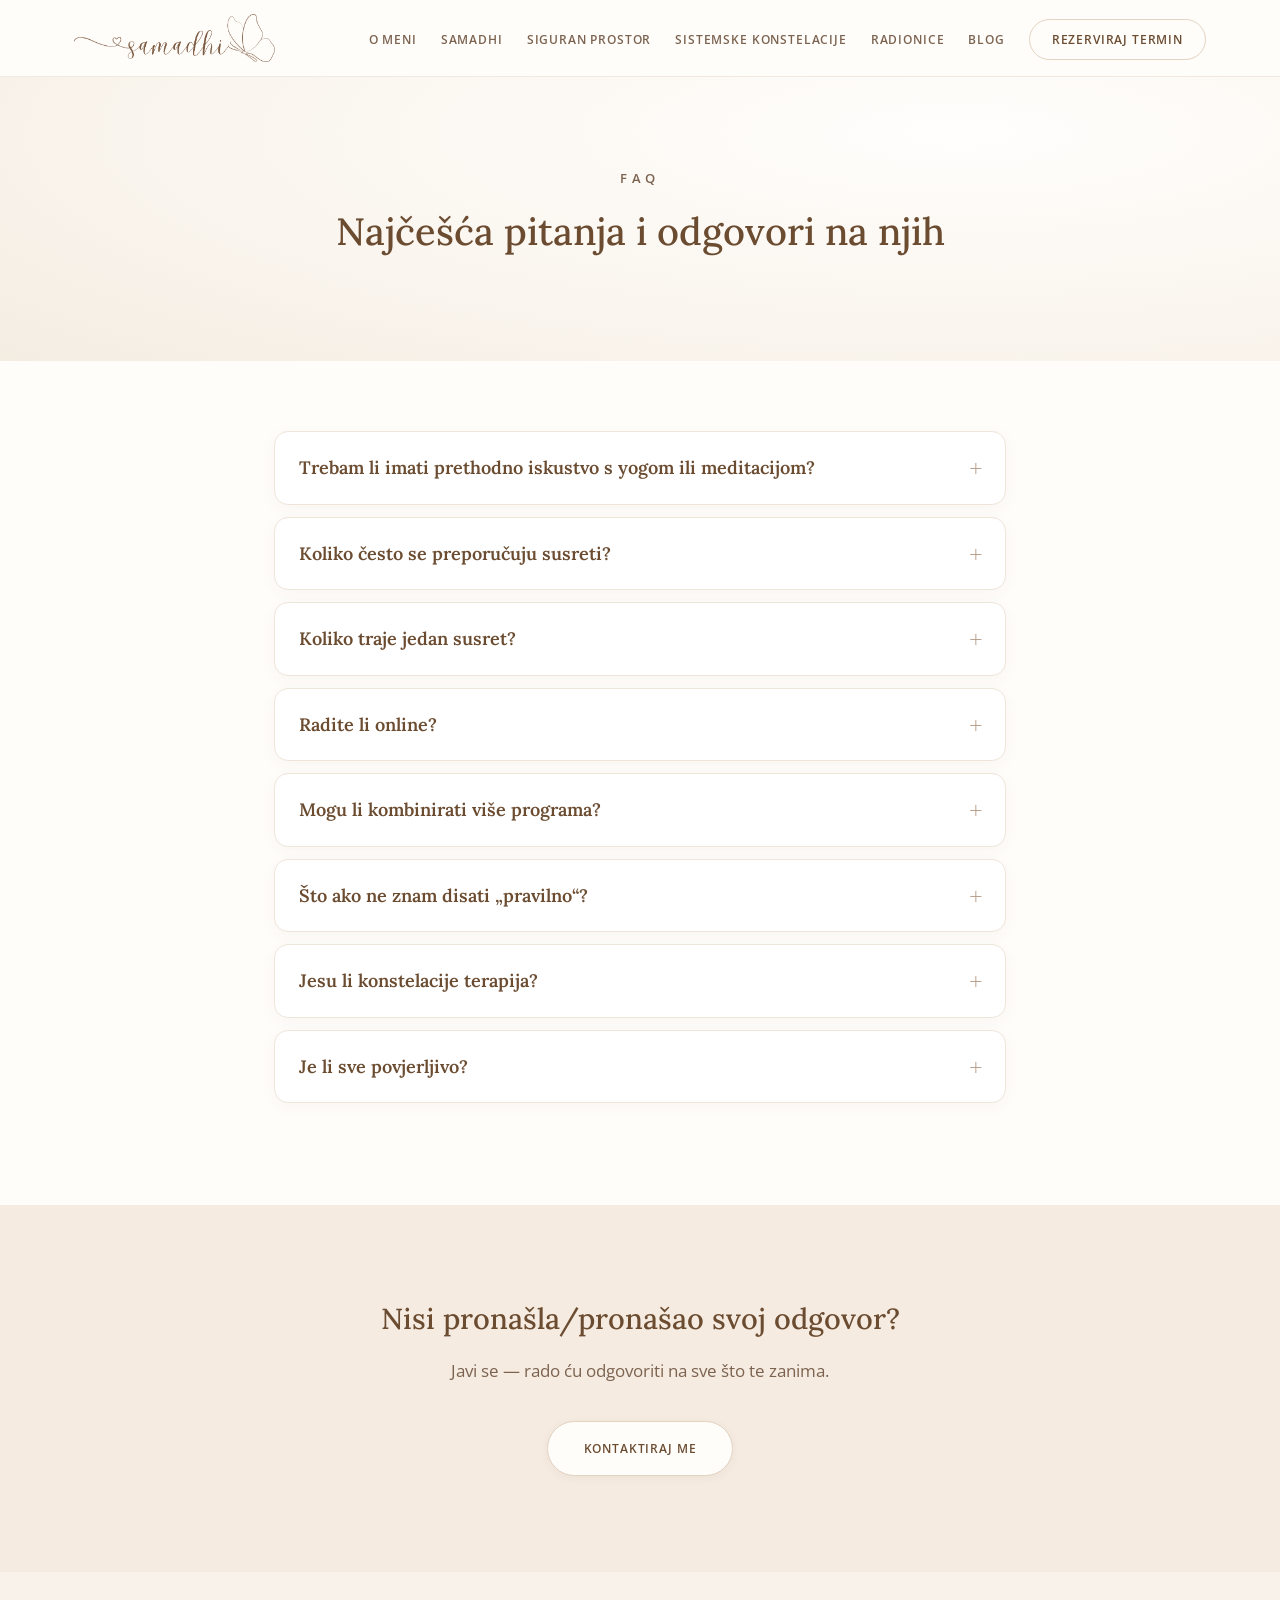
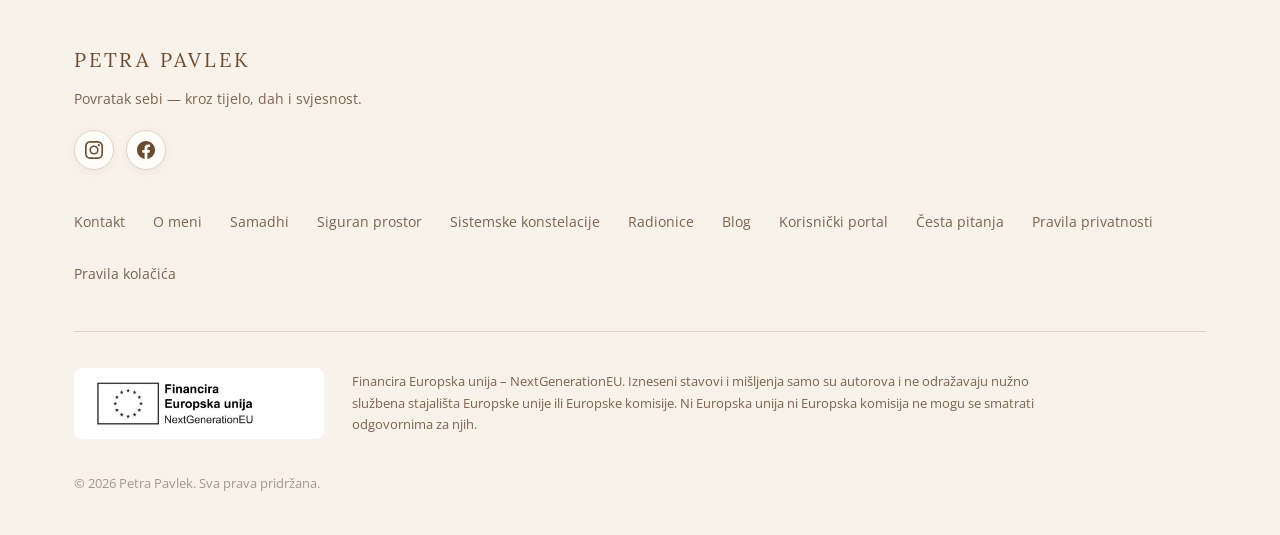
<file: faq.html>
<!DOCTYPE html>
<html lang="hr">
<head>
<meta charset="UTF-8">
<meta name="viewport" content="width=device-width, initial-scale=1.0">
<title>Najčešća pitanja | Petra Pavlek</title>
<link rel="preconnect" href="https://fonts.googleapis.com">
<link rel="preconnect" href="https://fonts.gstatic.com" crossorigin>
<link href="https://fonts.googleapis.com/css2?family=Lora:ital,wght@0,400;0,500;0,600;0,700;1,400&family=Open+Sans:wght@300;400;500;600;700&display=swap" rel="stylesheet">
<link rel="stylesheet" href="style.css?v=146">
</head>
<body class="fw">

<header>
  <div class="wrap nav">
    <a href="index.html" class="logo"><img src="img/logo-samadhi3.png" alt="Samadhi by Petra Pavlek"></a>
    <nav id="nav">
      <ul>
        <li><a href="omeni.html">O meni</a></li>
        <li><a href="samadhi.html">Samadhi</a></li>
        <li><a href="siguran-prostor.html">Siguran prostor</a></li>
        <li><a href="konstelacije.html">Sistemske konstelacije</a></li>
        <li><a href="radionice.html">Radionice</a></li>
        <li><a href="blog.html">Blog</a></li>
        <li><a href="kontakt.html" class="nav-cta">Rezerviraj termin</a></li>
      </ul>
    </nav>
    <button class="burger" onclick="document.getElementById('nav').classList.toggle('open')" aria-label="Izbornik">☰</button>
  </div>
</header>

<section class="page-hero">
  <div class="kicker">FAQ</div>
  <h1>Najčešća pitanja i odgovori na njih</h1>
</section>

<section class="faq">
  <details>
    <summary>Trebam li imati prethodno iskustvo s yogom ili meditacijom?</summary>
    <p>Ne. Sve se prilagođava tebi, tvojoj razini i stanju.</p>
  </details>
  <details>
    <summary>Koliko često se preporučuju susreti?</summary>
    <p>Programi se dogovaraju individualno. Neki su tjedni, neki mjesečni.</p>
  </details>
  <details>
    <summary>Koliko traje jedan susret?</summary>
    <p>U prosjeku 60 do 90 minuta, ovisno o programu.</p>
  </details>
  <details>
    <summary>Radite li online?</summary>
    <p>Da, većinu programa možemo provoditi i online.</p>
  </details>
  <details>
    <summary>Mogu li kombinirati više programa?</summary>
    <p>Apsolutno — sve je custom made.</p>
  </details>
  <details>
    <summary>Što ako ne znam disati „pravilno“?</summary>
    <p>To je savršen razlog da dođeš.</p>
  </details>
  <details>
    <summary>Jesu li konstelacije terapija?</summary>
    <p>Ne u kliničkom smislu, ali imaju duboko terapeutski učinak.</p>
  </details>
  <details>
    <summary>Je li sve povjerljivo?</summary>
    <p>Da. Privatnost je temelj našeg rada.</p>
  </details>
</section>

<section class="choose">
  <h2>Nisi pronašla/pronašao svoj odgovor?</h2>
  <p>Javi se — rado ću odgovoriti na sve što te zanima.</p>
  <a href="kontakt.html" class="btn">Kontaktiraj me</a>
</section>

<footer>
  <div class="wrap">
    <div class="footer-top">
      <div>
        <div class="footer-brand">Petra Pavlek</div>
        <p>Povratak sebi — kroz tijelo, dah i svjesnost.</p>
        <div class="socials">
          <a href="https://www.instagram.com/my.samadhi/" target="_blank" rel="noopener" aria-label="Instagram">
            <svg viewBox="0 0 24 24" xmlns="http://www.w3.org/2000/svg"><path d="M12 2.2c3.2 0 3.58.01 4.85.07 1.17.05 1.8.25 2.23.41.56.22.96.48 1.38.9.42.42.68.82.9 1.38.16.42.36 1.06.41 2.23.06 1.27.07 1.65.07 4.85s-.01 3.58-.07 4.85c-.05 1.17-.25 1.8-.41 2.23-.22.56-.48.96-.9 1.38-.42.42-.82.68-1.38.9-.42.16-1.06.36-2.23.41-1.27.06-1.65.07-4.85.07s-3.58-.01-4.85-.07c-1.17-.05-1.8-.25-2.23-.41a3.72 3.72 0 0 1-1.38-.9 3.72 3.72 0 0 1-.9-1.38c-.16-.42-.36-1.06-.41-2.23C2.21 15.58 2.2 15.2 2.2 12s.01-3.58.07-4.85c.05-1.17.25-1.8.41-2.23.22-.56.48-.96.9-1.38.42-.42.82-.68 1.38-.9.42-.16 1.06-.36 2.23-.41C8.42 2.21 8.8 2.2 12 2.2M12 0C8.74 0 8.33.01 7.05.07 5.78.13 4.9.33 4.14.63c-.79.3-1.46.72-2.13 1.38A5.9 5.9 0 0 0 .63 4.14C.33 4.9.13 5.78.07 7.05.01 8.33 0 8.74 0 12s.01 3.67.07 4.95c.06 1.27.26 2.15.56 2.91.3.79.72 1.46 1.38 2.13.67.66 1.34 1.08 2.13 1.38.76.3 1.64.5 2.91.56C8.33 23.99 8.74 24 12 24s3.67-.01 4.95-.07c1.27-.06 2.15-.26 2.91-.56a5.9 5.9 0 0 0 2.13-1.38 5.9 5.9 0 0 0 1.38-2.13c.3-.76.5-1.64.56-2.91.06-1.28.07-1.69.07-4.95s-.01-3.67-.07-4.95c-.06-1.27-.26-2.15-.56-2.91a5.9 5.9 0 0 0-1.38-2.13A5.9 5.9 0 0 0 19.86.63c-.76-.3-1.64-.5-2.91-.56C15.67.01 15.26 0 12 0zm0 5.84A6.16 6.16 0 1 0 18.16 12 6.16 6.16 0 0 0 12 5.84zM12 16a4 4 0 1 1 4-4 4 4 0 0 1-4 4zm7.85-10.4a1.44 1.44 0 1 1-1.44-1.44 1.44 1.44 0 0 1 1.44 1.44z"/></svg>
          </a>
          <a href="https://www.facebook.com/profile.php?id=61577738253478" target="_blank" rel="noopener" aria-label="Facebook">
            <svg viewBox="0 0 24 24" xmlns="http://www.w3.org/2000/svg"><path d="M24 12.07C24 5.44 18.63.07 12 .07S0 5.44 0 12.07c0 5.99 4.39 10.95 10.13 11.85v-8.38H7.08v-3.47h3.05V9.43c0-3.01 1.79-4.67 4.53-4.67 1.31 0 2.69.23 2.69.23v2.96h-1.51c-1.49 0-1.96.92-1.96 1.87v2.25h3.33l-.53 3.47h-2.8v8.38C19.61 23.02 24 18.06 24 12.07z"/></svg>
          </a>
        </div>
      </div>
      <div class="footer-links">
        <a href="kontakt.html">Kontakt</a>
        <a href="omeni.html">O meni</a>
        <a href="samadhi.html">Samadhi</a>
        <a href="siguran-prostor.html">Siguran prostor</a>
        <a href="konstelacije.html">Sistemske konstelacije</a>
        <a href="radionice.html">Radionice</a>
        <a href="blog.html">Blog</a>
        <a href="portal.html">Korisnički portal</a>
        <a href="faq.html">Česta pitanja</a>
        <a href="privatnost.html">Pravila privatnosti</a>
        <a href="kolacici.html">Pravila kolačića</a>
      </div>
    </div>
    <div class="eu">
      <img src="img/eu-financira.jpg" alt="Financira Europska unija – NextGenerationEU">
      <p>Financira Europska unija – NextGenerationEU. Izneseni stavovi i mišljenja samo su autorova i ne odražavaju nužno službena stajališta Europske unije ili Europske komisije. Ni Europska unija ni Europska komisija ne mogu se smatrati odgovornima za njih.</p>
    </div>
    <div class="copy">© 2026 Petra Pavlek. Sva prava pridržana.</div>
  </div>
</footer>

</body>
</html>
</file>
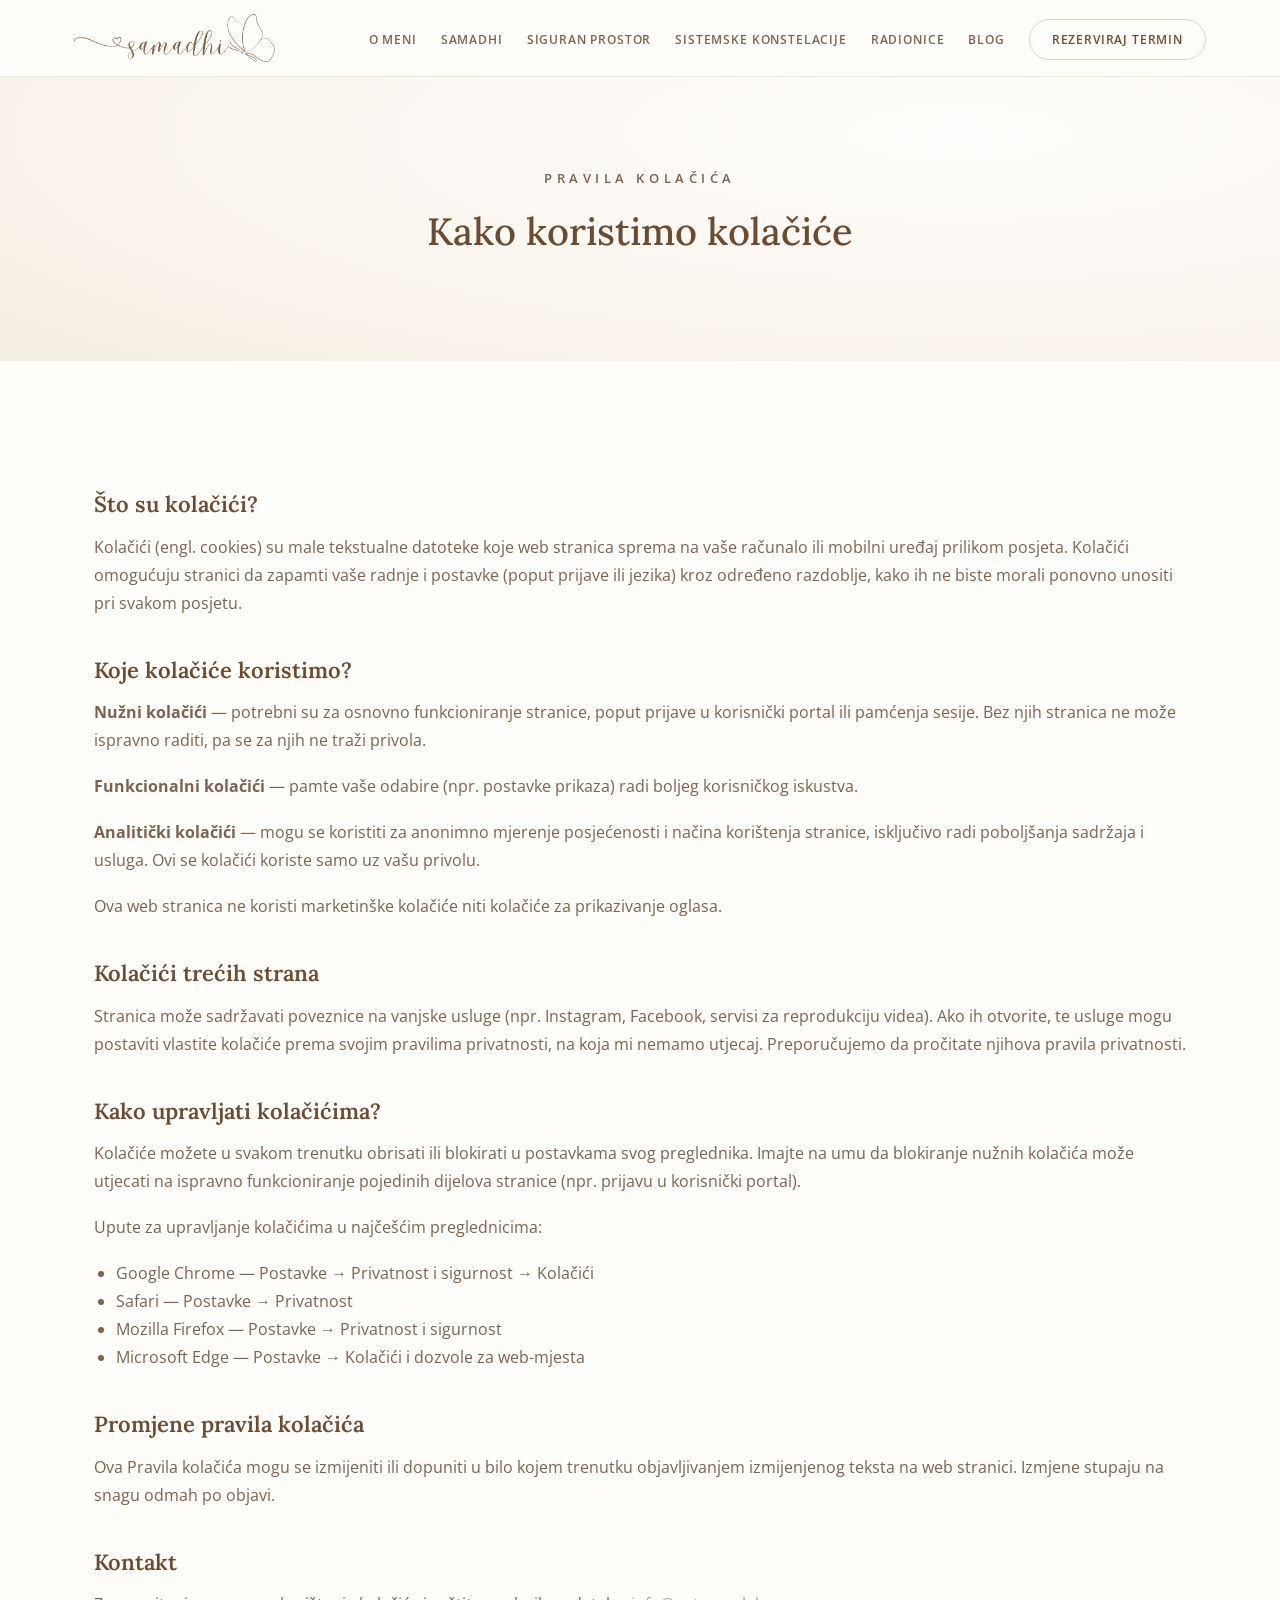
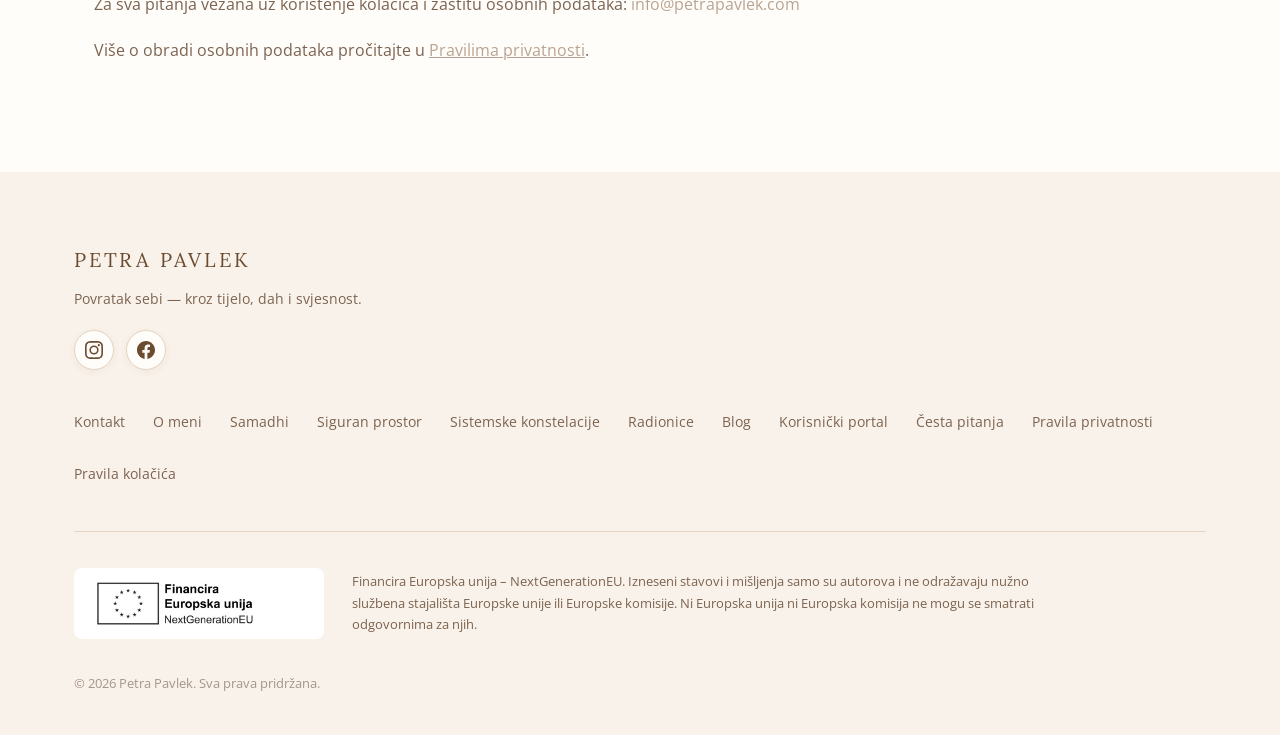
<file: kolacici.html>
<!DOCTYPE html>
<html lang="hr">
<head>
<meta charset="UTF-8">
<meta name="viewport" content="width=device-width, initial-scale=1.0">
<title>Pravila kolačića | Petra Pavlek</title>
<link rel="preconnect" href="https://fonts.googleapis.com">
<link rel="preconnect" href="https://fonts.gstatic.com" crossorigin>
<link href="https://fonts.googleapis.com/css2?family=Lora:ital,wght@0,400;0,500;0,600;0,700;1,400&family=Open+Sans:wght@300;400;500;600;700&display=swap" rel="stylesheet">
<link rel="stylesheet" href="style.css?v=146">
</head>
<body class="fw">

<header>
  <div class="wrap nav">
    <a href="index.html" class="logo"><img src="img/logo-samadhi3.png" alt="Samadhi by Petra Pavlek"></a>
    <nav id="nav">
      <ul>
        <li><a href="omeni.html">O meni</a></li>
        <li><a href="samadhi.html">Samadhi</a></li>
        <li><a href="siguran-prostor.html">Siguran prostor</a></li>
        <li><a href="konstelacije.html">Sistemske konstelacije</a></li>
        <li><a href="radionice.html">Radionice</a></li>
        <li><a href="blog.html">Blog</a></li>
        <li><a href="kontakt.html" class="nav-cta">Rezerviraj termin</a></li>
      </ul>
    </nav>
    <button class="burger" onclick="document.getElementById('nav').classList.toggle('open')" aria-label="Izbornik">☰</button>
  </div>
</header>

<section class="page-hero">
  <div class="kicker">Pravila kolačića</div>
  <h1>Kako koristimo kolačiće</h1>
</section>

<article class="article">

  <h2>Što su kolačići?</h2>
  <p>Kolačići (engl. <em>cookies</em>) su male tekstualne datoteke koje web stranica sprema na vaše računalo ili mobilni uređaj prilikom posjeta. Kolačići omogućuju stranici da zapamti vaše radnje i postavke (poput prijave ili jezika) kroz određeno razdoblje, kako ih ne biste morali ponovno unositi pri svakom posjetu.</p>

  <h2>Koje kolačiće koristimo?</h2>
  <p><strong>Nužni kolačići</strong> — potrebni su za osnovno funkcioniranje stranice, poput prijave u korisnički portal ili pamćenja sesije. Bez njih stranica ne može ispravno raditi, pa se za njih ne traži privola.</p>
  <p><strong>Funkcionalni kolačići</strong> — pamte vaše odabire (npr. postavke prikaza) radi boljeg korisničkog iskustva.</p>
  <p><strong>Analitički kolačići</strong> — mogu se koristiti za anonimno mjerenje posjećenosti i načina korištenja stranice, isključivo radi poboljšanja sadržaja i usluga. Ovi se kolačići koriste samo uz vašu privolu.</p>
  <p>Ova web stranica ne koristi marketinške kolačiće niti kolačiće za prikazivanje oglasa.</p>

  <h2>Kolačići trećih strana</h2>
  <p>Stranica može sadržavati poveznice na vanjske usluge (npr. Instagram, Facebook, servisi za reprodukciju videa). Ako ih otvorite, te usluge mogu postaviti vlastite kolačiće prema svojim pravilima privatnosti, na koja mi nemamo utjecaj. Preporučujemo da pročitate njihova pravila privatnosti.</p>

  <h2>Kako upravljati kolačićima?</h2>
  <p>Kolačiće možete u svakom trenutku obrisati ili blokirati u postavkama svog preglednika. Imajte na umu da blokiranje nužnih kolačića može utjecati na ispravno funkcioniranje pojedinih dijelova stranice (npr. prijavu u korisnički portal).</p>
  <p>Upute za upravljanje kolačićima u najčešćim preglednicima:</p>
  <ul style="margin:0 0 18px 22px;">
    <li>Google Chrome — Postavke → Privatnost i sigurnost → Kolačići</li>
    <li>Safari — Postavke → Privatnost</li>
    <li>Mozilla Firefox — Postavke → Privatnost i sigurnost</li>
    <li>Microsoft Edge — Postavke → Kolačići i dozvole za web-mjesta</li>
  </ul>

  <h2>Promjene pravila kolačića</h2>
  <p>Ova Pravila kolačića mogu se izmijeniti ili dopuniti u bilo kojem trenutku objavljivanjem izmijenjenog teksta na web stranici. Izmjene stupaju na snagu odmah po objavi.</p>

  <h2>Kontakt</h2>
  <p>Za sva pitanja vezana uz korištenje kolačića i zaštitu osobnih podataka: <a href="mailto:info@petrapavlek.com" style="color:var(--teal);">info@petrapavlek.com</a></p>
  <p>Više o obradi osobnih podataka pročitajte u <a href="privatnost.html" style="color:var(--teal);text-decoration:underline;">Pravilima privatnosti</a>.</p>

</article>

<footer>
  <div class="wrap">
    <div class="footer-top">
      <div>
        <div class="footer-brand">Petra Pavlek</div>
        <p>Povratak sebi — kroz tijelo, dah i svjesnost.</p>
        <div class="socials">
          <a href="https://www.instagram.com/my.samadhi/" target="_blank" rel="noopener" aria-label="Instagram">
            <svg viewBox="0 0 24 24" xmlns="http://www.w3.org/2000/svg"><path d="M12 2.2c3.2 0 3.58.01 4.85.07 1.17.05 1.8.25 2.23.41.56.22.96.48 1.38.9.42.42.68.82.9 1.38.16.42.36 1.06.41 2.23.06 1.27.07 1.65.07 4.85s-.01 3.58-.07 4.85c-.05 1.17-.25 1.8-.41 2.23-.22.56-.48.96-.9 1.38-.42.42-.82.68-1.38.9-.42.16-1.06.36-2.23.41-1.27.06-1.65.07-4.85.07s-3.58-.01-4.85-.07c-1.17-.05-1.8-.25-2.23-.41a3.72 3.72 0 0 1-1.38-.9 3.72 3.72 0 0 1-.9-1.38c-.16-.42-.36-1.06-.41-2.23C2.21 15.58 2.2 15.2 2.2 12s.01-3.58.07-4.85c.05-1.17.25-1.8.41-2.23.22-.56.48-.96.9-1.38.42-.42.82-.68 1.38-.9.42-.16 1.06-.36 2.23-.41C8.42 2.21 8.8 2.2 12 2.2M12 0C8.74 0 8.33.01 7.05.07 5.78.13 4.9.33 4.14.63c-.79.3-1.46.72-2.13 1.38A5.9 5.9 0 0 0 .63 4.14C.33 4.9.13 5.78.07 7.05.01 8.33 0 8.74 0 12s.01 3.67.07 4.95c.06 1.27.26 2.15.56 2.91.3.79.72 1.46 1.38 2.13.67.66 1.34 1.08 2.13 1.38.76.3 1.64.5 2.91.56C8.33 23.99 8.74 24 12 24s3.67-.01 4.95-.07c1.27-.06 2.15-.26 2.91-.56a5.9 5.9 0 0 0 2.13-1.38 5.9 5.9 0 0 0 1.38-2.13c.3-.76.5-1.64.56-2.91.06-1.28.07-1.69.07-4.95s-.01-3.67-.07-4.95c-.06-1.27-.26-2.15-.56-2.91a5.9 5.9 0 0 0-1.38-2.13A5.9 5.9 0 0 0 19.86.63c-.76-.3-1.64-.5-2.91-.56C15.67.01 15.26 0 12 0zm0 5.84A6.16 6.16 0 1 0 18.16 12 6.16 6.16 0 0 0 12 5.84zM12 16a4 4 0 1 1 4-4 4 4 0 0 1-4 4zm7.85-10.4a1.44 1.44 0 1 1-1.44-1.44 1.44 1.44 0 0 1 1.44 1.44z"/></svg>
          </a>
          <a href="https://www.facebook.com/profile.php?id=61577738253478" target="_blank" rel="noopener" aria-label="Facebook">
            <svg viewBox="0 0 24 24" xmlns="http://www.w3.org/2000/svg"><path d="M24 12.07C24 5.44 18.63.07 12 .07S0 5.44 0 12.07c0 5.99 4.39 10.95 10.13 11.85v-8.38H7.08v-3.47h3.05V9.43c0-3.01 1.79-4.67 4.53-4.67 1.31 0 2.69.23 2.69.23v2.96h-1.51c-1.49 0-1.96.92-1.96 1.87v2.25h3.33l-.53 3.47h-2.8v8.38C19.61 23.02 24 18.06 24 12.07z"/></svg>
          </a>
        </div>
      </div>
      <div class="footer-links">
        <a href="kontakt.html">Kontakt</a>
        <a href="omeni.html">O meni</a>
        <a href="samadhi.html">Samadhi</a>
        <a href="siguran-prostor.html">Siguran prostor</a>
        <a href="konstelacije.html">Sistemske konstelacije</a>
        <a href="radionice.html">Radionice</a>
        <a href="blog.html">Blog</a>
        <a href="portal.html">Korisnički portal</a>
        <a href="faq.html">Česta pitanja</a>
        <a href="privatnost.html">Pravila privatnosti</a>
        <a href="kolacici.html">Pravila kolačića</a>
      </div>
    </div>
    <div class="eu">
      <img src="img/eu-financira.jpg" alt="Financira Europska unija – NextGenerationEU">
      <p>Financira Europska unija – NextGenerationEU. Izneseni stavovi i mišljenja samo su autorova i ne odražavaju nužno službena stajališta Europske unije ili Europske komisije. Ni Europska unija ni Europska komisija ne mogu se smatrati odgovornima za njih.</p>
    </div>
    <div class="copy">© 2026 Petra Pavlek. Sva prava pridržana.</div>
  </div>
</footer>

</body>
</html>
</file>
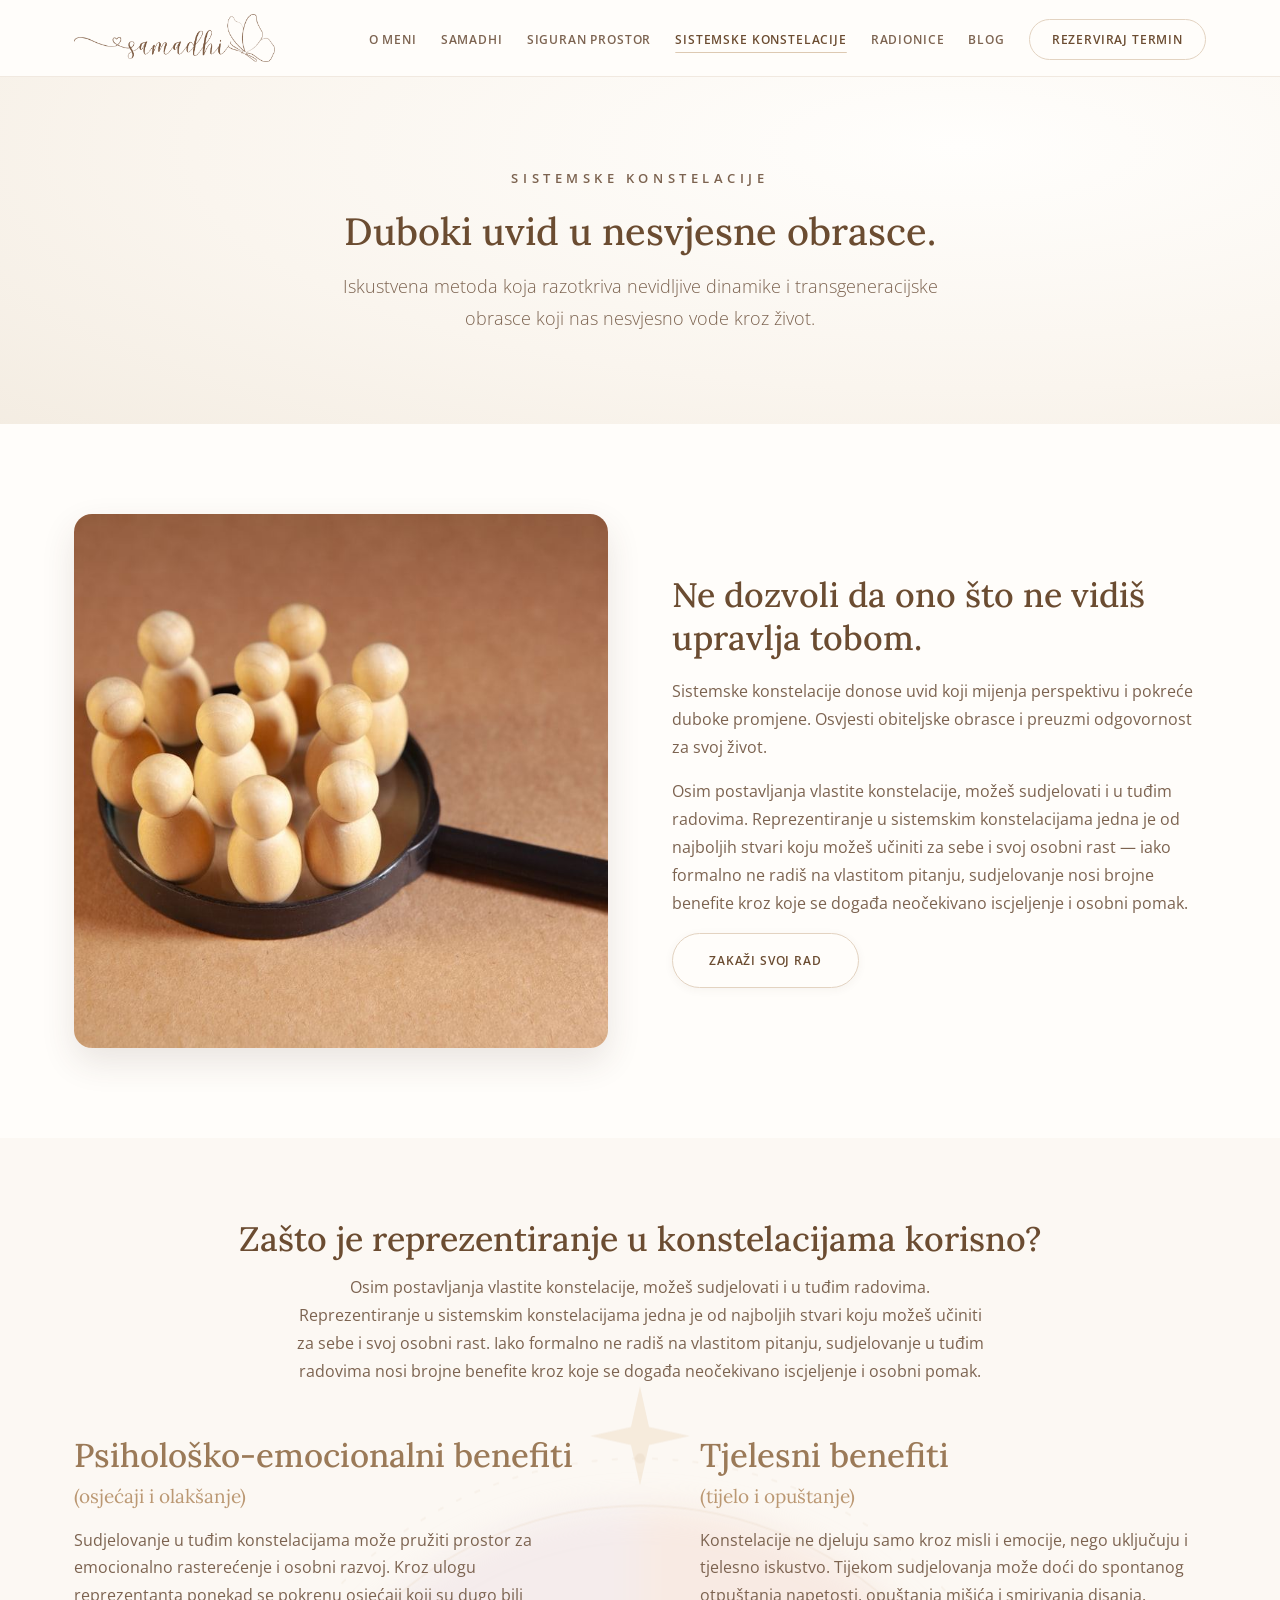
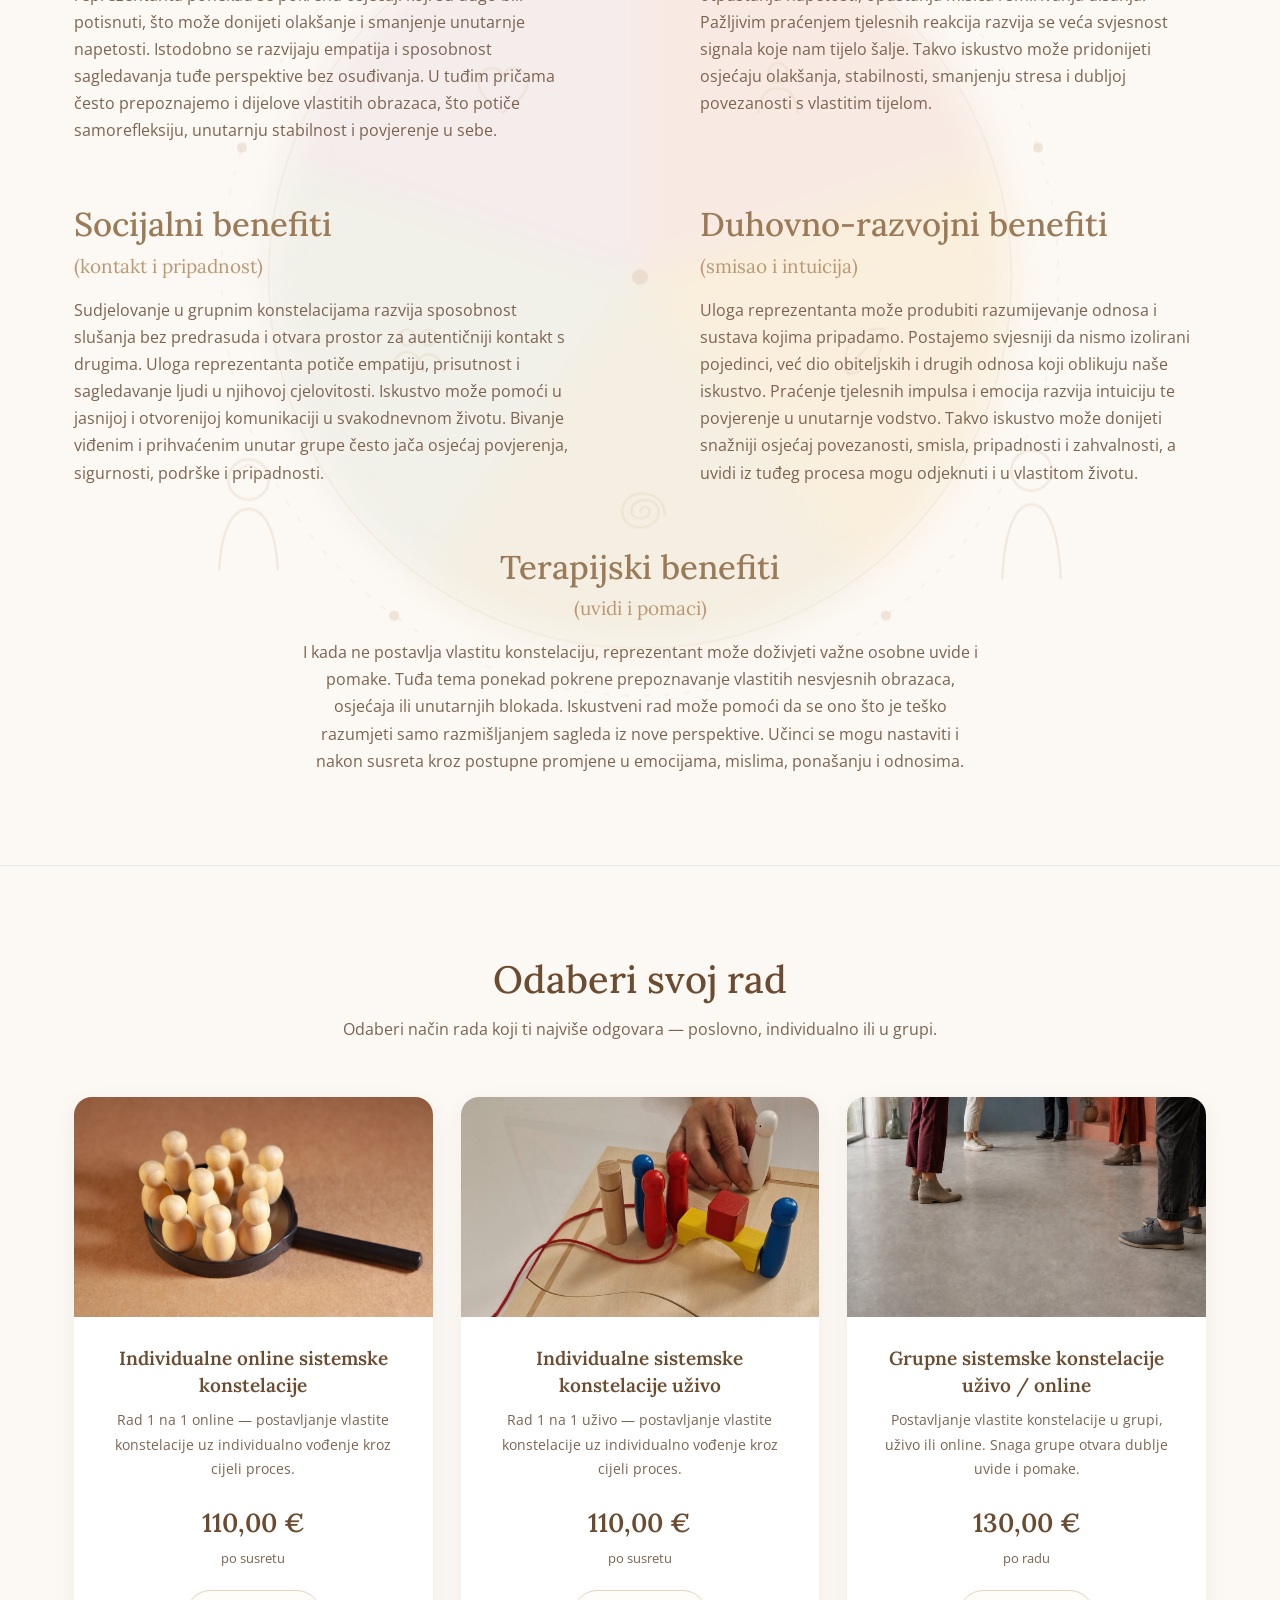
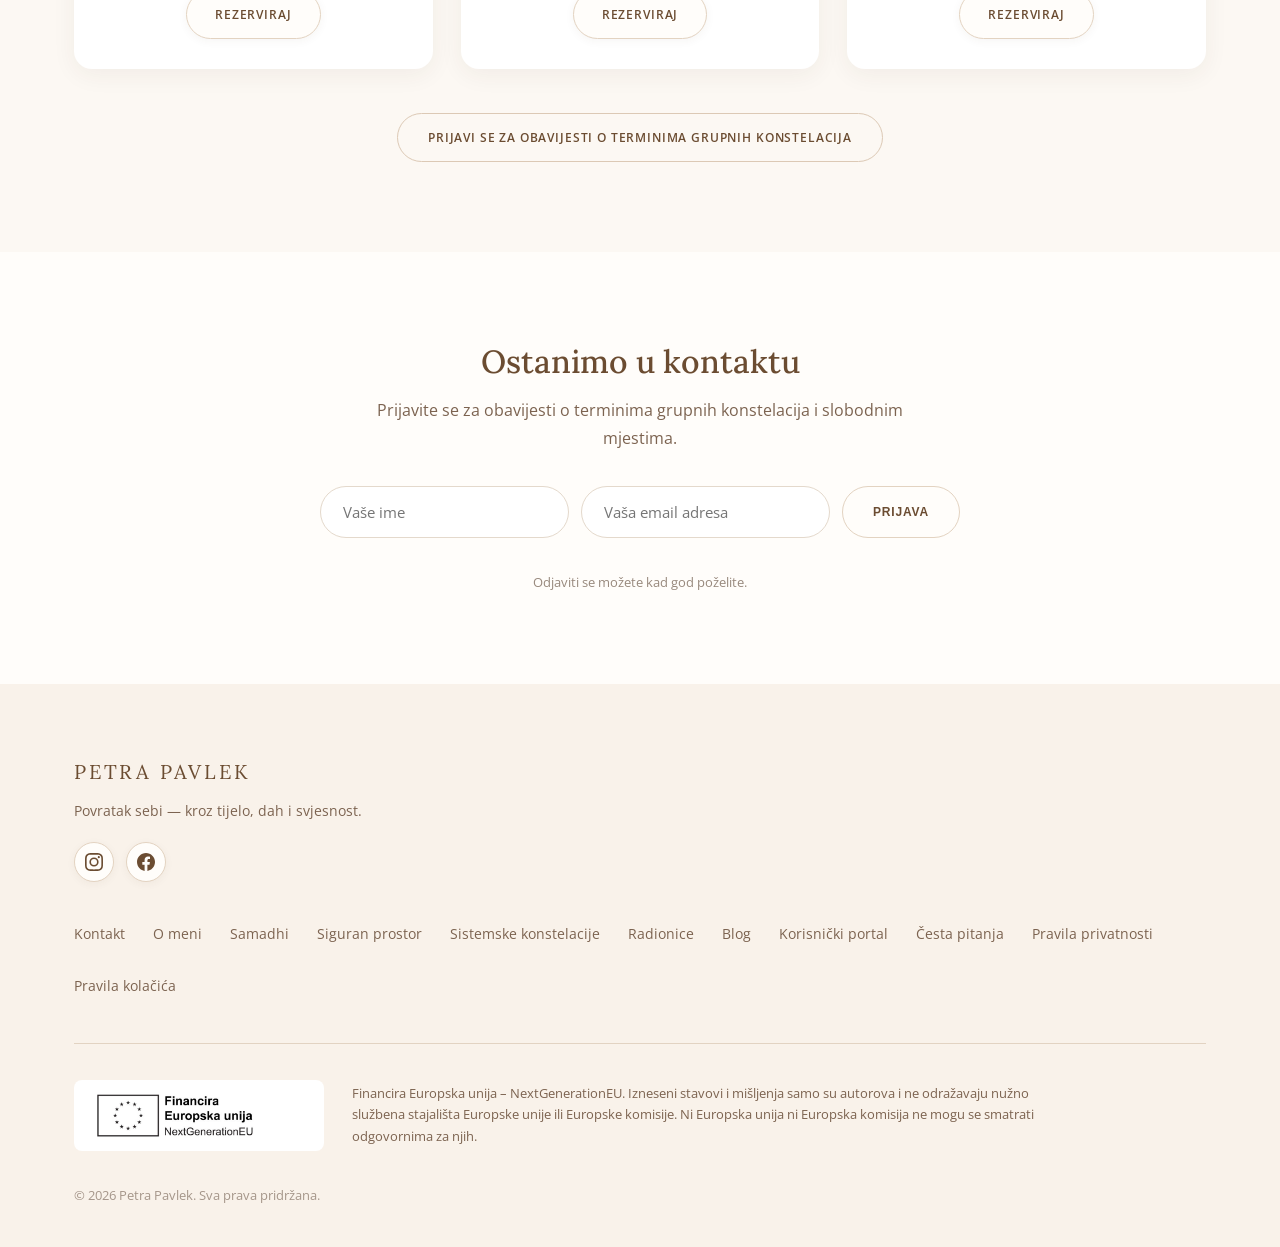
<file: konstelacije.html>
<!DOCTYPE html>
<html lang="hr">
<head>
<meta charset="UTF-8">
<meta name="viewport" content="width=device-width, initial-scale=1.0">
<title>Sistemske konstelacije | Petra Pavlek</title>
<link rel="preconnect" href="https://fonts.googleapis.com">
<link rel="preconnect" href="https://fonts.gstatic.com" crossorigin>
<link href="https://fonts.googleapis.com/css2?family=Lora:ital,wght@0,400;0,500;0,600;0,700;1,400&family=Open+Sans:wght@300;400;500;600;700&display=swap" rel="stylesheet">
<link rel="stylesheet" href="style.css?v=146">
</head>
<body class="fw">

<header>
  <div class="wrap nav">
    <a href="index.html" class="logo"><img src="img/logo-samadhi3.png" alt="Samadhi by Petra Pavlek"></a>
    <nav id="nav">
      <ul>
        <li><a href="omeni.html">O meni</a></li>
        <li><a href="samadhi.html">Samadhi</a></li>
        <li><a href="siguran-prostor.html">Siguran prostor</a></li>
        <li><a href="konstelacije.html" class="active">Sistemske konstelacije</a></li>
        <li><a href="radionice.html">Radionice</a></li>
        <li><a href="blog.html">Blog</a></li>
        <li><a href="kontakt.html" class="nav-cta">Rezerviraj termin</a></li>
      </ul>
    </nav>
    <button class="burger" onclick="document.getElementById('nav').classList.toggle('open')" aria-label="Izbornik">☰</button>
  </div>
</header>

<section class="page-hero">
  <div class="kicker">Sistemske konstelacije</div>
  <h1>Duboki uvid u nesvjesne obrasce.</h1>
  <p>Iskustvena metoda koja razotkriva nevidljive dinamike i transgeneracijske obrasce koji nas nesvjesno vode kroz život.</p>
</section>

<section class="split">
  <div class="wrap split-grid">
    <img src="img/konstelacija-figure.jpg" alt="Figure u sistemskoj konstelaciji">
    <div class="split-text">
      <h2>Ne dozvoli da ono što ne vidiš upravlja tobom.</h2>
      <p>Sistemske konstelacije donose uvid koji mijenja perspektivu i pokreće duboke promjene. Osvjesti obiteljske obrasce i preuzmi odgovornost za svoj život.</p>
      <p>Osim postavljanja vlastite konstelacije, možeš sudjelovati i u tuđim radovima. Reprezentiranje u sistemskim konstelacijama jedna je od najboljih stvari koju možeš učiniti za sebe i svoj osobni rast — iako formalno ne radiš na vlastitom pitanju, sudjelovanje nosi brojne benefite kroz koje se događa neočekivano iscjeljenje i osobni pomak.</p>
      <a href="kontakt.html" class="btn">Zakaži svoj rad</a>
    </div>
  </div>
</section>

<section class="benefits">
  <div class="wrap">
    <h2>Zašto je reprezentiranje u konstelacijama korisno?</h2>
    <p class="sub">Osim postavljanja vlastite konstelacije, možeš sudjelovati i u tuđim radovima. Reprezentiranje u sistemskim konstelacijama jedna je od najboljih stvari koju možeš učiniti za sebe i svoj osobni rast. Iako formalno ne radiš na vlastitom pitanju, sudjelovanje u tuđim radovima nosi brojne benefite kroz koje se događa neočekivano iscjeljenje i osobni pomak.</p>
    <div class="ben2wrap">
<svg class="ben2-orb" viewBox="0 -20 400 460" fill="none" stroke="#dcc4aa" stroke-width="0.8" stroke-linecap="round" stroke-linejoin="round">
  <defs><filter id="soft" x="-20%" y="-20%" width="140%" height="140%"><feGaussianBlur stdDeviation="7"/></filter></defs>
  <g filter="url(#soft)">
    <path d="M200,210 L200.0,45.0 A165,165 0 0 1 356.9,159.0 Z" fill="#f2d5c9" stroke="none" opacity=".75"/>
  <path d="M200,210 L356.9,159.0 A165,165 0 0 1 297.0,343.5 Z" fill="#f6e0b8" stroke="none" opacity=".75"/>
  <path d="M200,210 L297.0,343.5 A165,165 0 0 1 103.0,343.5 Z" fill="#e7e0c6" stroke="none" opacity=".75"/>
  <path d="M200,210 L103.0,343.5 A165,165 0 0 1 43.1,159.0 Z" fill="#dfe3d8" stroke="none" opacity=".75"/>
  <path d="M200,210 L43.1,159.0 A165,165 0 0 1 200.0,45.0 Z" fill="#e8d9e0" stroke="none" opacity=".75"/>
  </g>
  <circle cx="200" cy="210" r="165" opacity=".4"/>
  <circle cx="200" cy="210" r="186" opacity=".28" stroke-dasharray="2 7"/>
    <circle cx="200.0" cy="24.0" r="2.2" fill="#cfae8e" stroke="none" opacity=".55"/>
  <circle cx="376.9" cy="152.5" r="2.2" fill="#cfae8e" stroke="none" opacity=".55"/>
  <circle cx="309.3" cy="360.5" r="2.2" fill="#cfae8e" stroke="none" opacity=".55"/>
  <circle cx="90.7" cy="360.5" r="2.2" fill="#cfae8e" stroke="none" opacity=".55"/>
  <circle cx="23.1" cy="152.5" r="2.2" fill="#cfae8e" stroke="none" opacity=".55"/>
  <path d="M200,-8 L204,10 L222,14 L204,18 L200,36 L196,18 L178,14 L196,10 Z" fill="#e6cba9" stroke="none" opacity=".6"/>
  <g opacity=".4" stroke="#c9a888" stroke-width="1">
    <circle cx="26" cy="300" r="9"/><path d="M13,340 C14,322 19,313 26,313 C33,313 38,322 39,340"/><path d="M22,296 c2,-3 6,-3 8,0" opacity=".7"/>
    <circle cx="374" cy="296" r="9"/><path d="M361,344 C362,322 367,311 374,311 C381,311 386,322 387,344"/>
  </g>
    <g transform="translate(245.1,109.9) scale(1.35)" stroke="#d3b795" opacity=".45"><circle cx="12" cy="7" r="3.2"/><path d="M5.5,20 C6,14.5 8.5,12 12,12 C15.5,12 18,14.5 18.5,20"/></g>
  <g transform="translate(282.9,226.1) scale(1.35)" stroke="#d3b795" opacity=".45"><path d="M19,5 C11,5 6,9 6,16 C6,17.5 6.3,18.7 7,20 C13,19.5 19,15 19,5 Z"/><path d="M7,20 C10,14 14,10 18,7"/></g>
  <g transform="translate(184.0,298.0) scale(1.35)" stroke="#d3b795" opacity=".45"><path d="M12,12 c0,-2 3,-2 3,0 c0,3 -6,3 -6,0 c0,-5 9,-5 9,0 c0,7 -12,7 -12,0 c0,-8 14,-8 14,1"/></g>
  <g transform="translate(85.1,226.1) scale(1.35)" stroke="#d3b795" opacity=".45"><circle cx="8.5" cy="8" r="2.6"/><circle cx="15.5" cy="8" r="2.6"/><path d="M3.5,19 C4,14.8 6,12.8 8.5,12.8 C11,12.8 13,14.8 13.5,19 M10.8,19 C11.3,15.4 13.2,13.6 15.5,13.6 C18,13.6 19.6,15.4 20.5,19"/></g>
  <g transform="translate(122.9,109.9) scale(1.35)" stroke="#d3b795" opacity=".45"><path d="M12,20 C7,16.5 4,13.5 4,10 C4,7.2 6.2,5.4 8.5,5.4 C10,5.4 11.3,6.2 12,7.5 C12.7,6.2 14,5.4 15.5,5.4 C17.8,5.4 20,7.2 20,10 C20,13.5 17,16.5 12,20 Z"/></g>
  <circle cx="200" cy="210" r="3.5" fill="#cfae8e" stroke="none" opacity=".6"/>
</svg>
<div class="ben2">
      <div class="ben2-item">
        <h3>Psihološko-emocionalni benefiti</h3>
        <div class="ben-sub">(osjećaji i olakšanje)</div>
        <p>Sudjelovanje u tuđim konstelacijama može pružiti prostor za emocionalno rasterećenje i osobni razvoj. Kroz ulogu reprezentanta ponekad se pokrenu osjećaji koji su dugo bili potisnuti, što može donijeti olakšanje i smanjenje unutarnje napetosti. Istodobno se razvijaju empatija i sposobnost sagledavanja tuđe perspektive bez osuđivanja. U tuđim pričama često prepoznajemo i dijelove vlastitih obrazaca, što potiče samorefleksiju, unutarnju stabilnost i povjerenje u sebe.</p>
      </div>
      <div class="ben2-item">
        <h3>Tjelesni benefiti</h3>
        <div class="ben-sub">(tijelo i opuštanje)</div>
        <p>Konstelacije ne djeluju samo kroz misli i emocije, nego uključuju i tjelesno iskustvo. Tijekom sudjelovanja može doći do spontanog otpuštanja napetosti, opuštanja mišića i smirivanja disanja. Pažljivim praćenjem tjelesnih reakcija razvija se veća svjesnost signala koje nam tijelo šalje. Takvo iskustvo može pridonijeti osjećaju olakšanja, stabilnosti, smanjenju stresa i dubljoj povezanosti s vlastitim tijelom.</p>
      </div>
      <div class="ben2-item">
        <h3>Socijalni benefiti</h3>
        <div class="ben-sub">(kontakt i pripadnost)</div>
        <p>Sudjelovanje u grupnim konstelacijama razvija sposobnost slušanja bez predrasuda i otvara prostor za autentičniji kontakt s drugima. Uloga reprezentanta potiče empatiju, prisutnost i sagledavanje ljudi u njihovoj cjelovitosti. Iskustvo može pomoći u jasnijoj i otvorenijoj komunikaciji u svakodnevnom životu. Bivanje viđenim i prihvaćenim unutar grupe često jača osjećaj povjerenja, sigurnosti, podrške i pripadnosti.</p>
      </div>
      <div class="ben2-item">
        <h3>Duhovno-razvojni benefiti</h3>
        <div class="ben-sub">(smisao i intuicija)</div>
        <p>Uloga reprezentanta može produbiti razumijevanje odnosa i sustava kojima pripadamo. Postajemo svjesniji da nismo izolirani pojedinci, već dio obiteljskih i drugih odnosa koji oblikuju naše iskustvo. Praćenje tjelesnih impulsa i emocija razvija intuiciju te povjerenje u unutarnje vodstvo. Takvo iskustvo može donijeti snažniji osjećaj povezanosti, smisla, pripadnosti i zahvalnosti, a uvidi iz tuđeg procesa mogu odjeknuti i u vlastitom životu.</p>
      </div>
      <div class="ben2-item full">
        <h3>Terapijski benefiti</h3>
        <div class="ben-sub">(uvidi i pomaci)</div>
        <p>I kada ne postavlja vlastitu konstelaciju, reprezentant može doživjeti važne osobne uvide i pomake. Tuđa tema ponekad pokrene prepoznavanje vlastitih nesvjesnih obrazaca, osjećaja ili unutarnjih blokada. Iskustveni rad može pomoći da se ono što je teško razumjeti samo razmišljanjem sagleda iz nove perspektive. Učinci se mogu nastaviti i nakon susreta kroz postupne promjene u emocijama, mislima, ponašanju i odnosima.</p>
      </div>
    </div>
    </div>
  </div>
</section>

<section class="shop" style="border-top:1px solid #e7eae9;">
  <div class="wrap">
    <h2>Odaberi svoj rad</h2>
    <p class="sub">Odaberi način rada koji ti najviše odgovara — poslovno, individualno ili u grupi.</p>
    <div class="shop-grid">

      <div class="shop-card">
        <div class="shop-img" style="background-image:url('img/konstelacija-figure.jpg')"></div>
        <div class="shop-body">
          <h3>Individualne online sistemske konstelacije</h3>
          <p class="desc">Rad 1 na 1 online — postavljanje vlastite konstelacije uz individualno vođenje kroz cijeli proces.</p>
          <div class="price">110,00 €<small>po susretu</small></div>
          <a href="kontakt.html" class="btn">Rezerviraj</a>
        </div>
      </div>

      <div class="shop-card">
        <div class="shop-img" style="background-image:url('img/individualna-uzivo.jpg')"></div>
        <div class="shop-body">
          <h3>Individualne sistemske konstelacije uživo</h3>
          <p class="desc">Rad 1 na 1 uživo — postavljanje vlastite konstelacije uz individualno vođenje kroz cijeli proces.</p>
          <div class="price">110,00 €<small>po susretu</small></div>
          <a href="kontakt.html" class="btn">Rezerviraj</a>
        </div>
      </div>

      <div class="shop-card">
        <div class="shop-img" style="background-image:url('img/grupne-kartica.jpg?3')"></div>
        <div class="shop-body">
          <h3>Grupne sistemske konstelacije uživo / online</h3>
          <p class="desc">Postavljanje vlastite konstelacije u grupi, uživo ili online. Snaga grupe otvara dublje uvide i pomake.</p>
          <div class="price">130,00 €<small>po radu</small></div>
          <a href="kontakt.html" class="btn">Rezerviraj</a>
        </div>
      </div>

    </div>
    <div class="shop-more">
      <a href="kontakt.html" class="btn-outline">Prijavi se za obavijesti o terminima grupnih konstelacija</a>
    </div>
  </div>
</section>

<section class="newsletter">
  <h2>Ostanimo u kontaktu</h2>
  <p>Prijavite se za obavijesti o terminima grupnih konstelacija i slobodnim mjestima.</p>
  <form class="nl-form" onsubmit="event.preventDefault();this.innerHTML='<p style=\'color:var(--teal);font-weight:600;margin:0 auto;\'>Hvala na prijavi!</p>';">
    <input type="text" placeholder="Vaše ime" required>
    <input type="email" placeholder="Vaša email adresa" required>
    <button type="submit">Prijava</button>
  </form>
  <p class="nl-note">Odjaviti se možete kad god poželite.</p>
</section>

<footer>
  <div class="wrap">
    <div class="footer-top">
      <div>
        <div class="footer-brand">Petra Pavlek</div>
        <p>Povratak sebi — kroz tijelo, dah i svjesnost.</p>
        <div class="socials">
          <a href="https://www.instagram.com/my.samadhi/" target="_blank" rel="noopener" aria-label="Instagram">
            <svg viewBox="0 0 24 24" xmlns="http://www.w3.org/2000/svg"><path d="M12 2.2c3.2 0 3.58.01 4.85.07 1.17.05 1.8.25 2.23.41.56.22.96.48 1.38.9.42.42.68.82.9 1.38.16.42.36 1.06.41 2.23.06 1.27.07 1.65.07 4.85s-.01 3.58-.07 4.85c-.05 1.17-.25 1.8-.41 2.23-.22.56-.48.96-.9 1.38-.42.42-.82.68-1.38.9-.42.16-1.06.36-2.23.41-1.27.06-1.65.07-4.85.07s-3.58-.01-4.85-.07c-1.17-.05-1.8-.25-2.23-.41a3.72 3.72 0 0 1-1.38-.9 3.72 3.72 0 0 1-.9-1.38c-.16-.42-.36-1.06-.41-2.23C2.21 15.58 2.2 15.2 2.2 12s.01-3.58.07-4.85c.05-1.17.25-1.8.41-2.23.22-.56.48-.96.9-1.38.42-.42.82-.68 1.38-.9.42-.16 1.06-.36 2.23-.41C8.42 2.21 8.8 2.2 12 2.2M12 0C8.74 0 8.33.01 7.05.07 5.78.13 4.9.33 4.14.63c-.79.3-1.46.72-2.13 1.38A5.9 5.9 0 0 0 .63 4.14C.33 4.9.13 5.78.07 7.05.01 8.33 0 8.74 0 12s.01 3.67.07 4.95c.06 1.27.26 2.15.56 2.91.3.79.72 1.46 1.38 2.13.67.66 1.34 1.08 2.13 1.38.76.3 1.64.5 2.91.56C8.33 23.99 8.74 24 12 24s3.67-.01 4.95-.07c1.27-.06 2.15-.26 2.91-.56a5.9 5.9 0 0 0 2.13-1.38 5.9 5.9 0 0 0 1.38-2.13c.3-.76.5-1.64.56-2.91.06-1.28.07-1.69.07-4.95s-.01-3.67-.07-4.95c-.06-1.27-.26-2.15-.56-2.91a5.9 5.9 0 0 0-1.38-2.13A5.9 5.9 0 0 0 19.86.63c-.76-.3-1.64-.5-2.91-.56C15.67.01 15.26 0 12 0zm0 5.84A6.16 6.16 0 1 0 18.16 12 6.16 6.16 0 0 0 12 5.84zM12 16a4 4 0 1 1 4-4 4 4 0 0 1-4 4zm7.85-10.4a1.44 1.44 0 1 1-1.44-1.44 1.44 1.44 0 0 1 1.44 1.44z"/></svg>
          </a>
          <a href="https://www.facebook.com/profile.php?id=61577738253478" target="_blank" rel="noopener" aria-label="Facebook">
            <svg viewBox="0 0 24 24" xmlns="http://www.w3.org/2000/svg"><path d="M24 12.07C24 5.44 18.63.07 12 .07S0 5.44 0 12.07c0 5.99 4.39 10.95 10.13 11.85v-8.38H7.08v-3.47h3.05V9.43c0-3.01 1.79-4.67 4.53-4.67 1.31 0 2.69.23 2.69.23v2.96h-1.51c-1.49 0-1.96.92-1.96 1.87v2.25h3.33l-.53 3.47h-2.8v8.38C19.61 23.02 24 18.06 24 12.07z"/></svg>
          </a>
        </div>
      </div>
      <div class="footer-links">
        <a href="kontakt.html">Kontakt</a>
        <a href="omeni.html">O meni</a>
        <a href="samadhi.html">Samadhi</a>
        <a href="siguran-prostor.html">Siguran prostor</a>
        <a href="konstelacije.html">Sistemske konstelacije</a>
        <a href="radionice.html">Radionice</a>
        <a href="blog.html">Blog</a>
        <a href="portal.html">Korisnički portal</a>
        <a href="faq.html">Česta pitanja</a>
        <a href="privatnost.html">Pravila privatnosti</a>
        <a href="kolacici.html">Pravila kolačića</a>
      </div>
    </div>
    <div class="eu">
      <img src="img/eu-financira.jpg" alt="Financira Europska unija – NextGenerationEU">
      <p>Financira Europska unija – NextGenerationEU. Izneseni stavovi i mišljenja samo su autorova i ne odražavaju nužno službena stajališta Europske unije ili Europske komisije. Ni Europska unija ni Europska komisija ne mogu se smatrati odgovornima za njih.</p>
    </div>
    <div class="copy">© 2026 Petra Pavlek. Sva prava pridržana.</div>
  </div>
</footer>

</body>
</html>
</file>
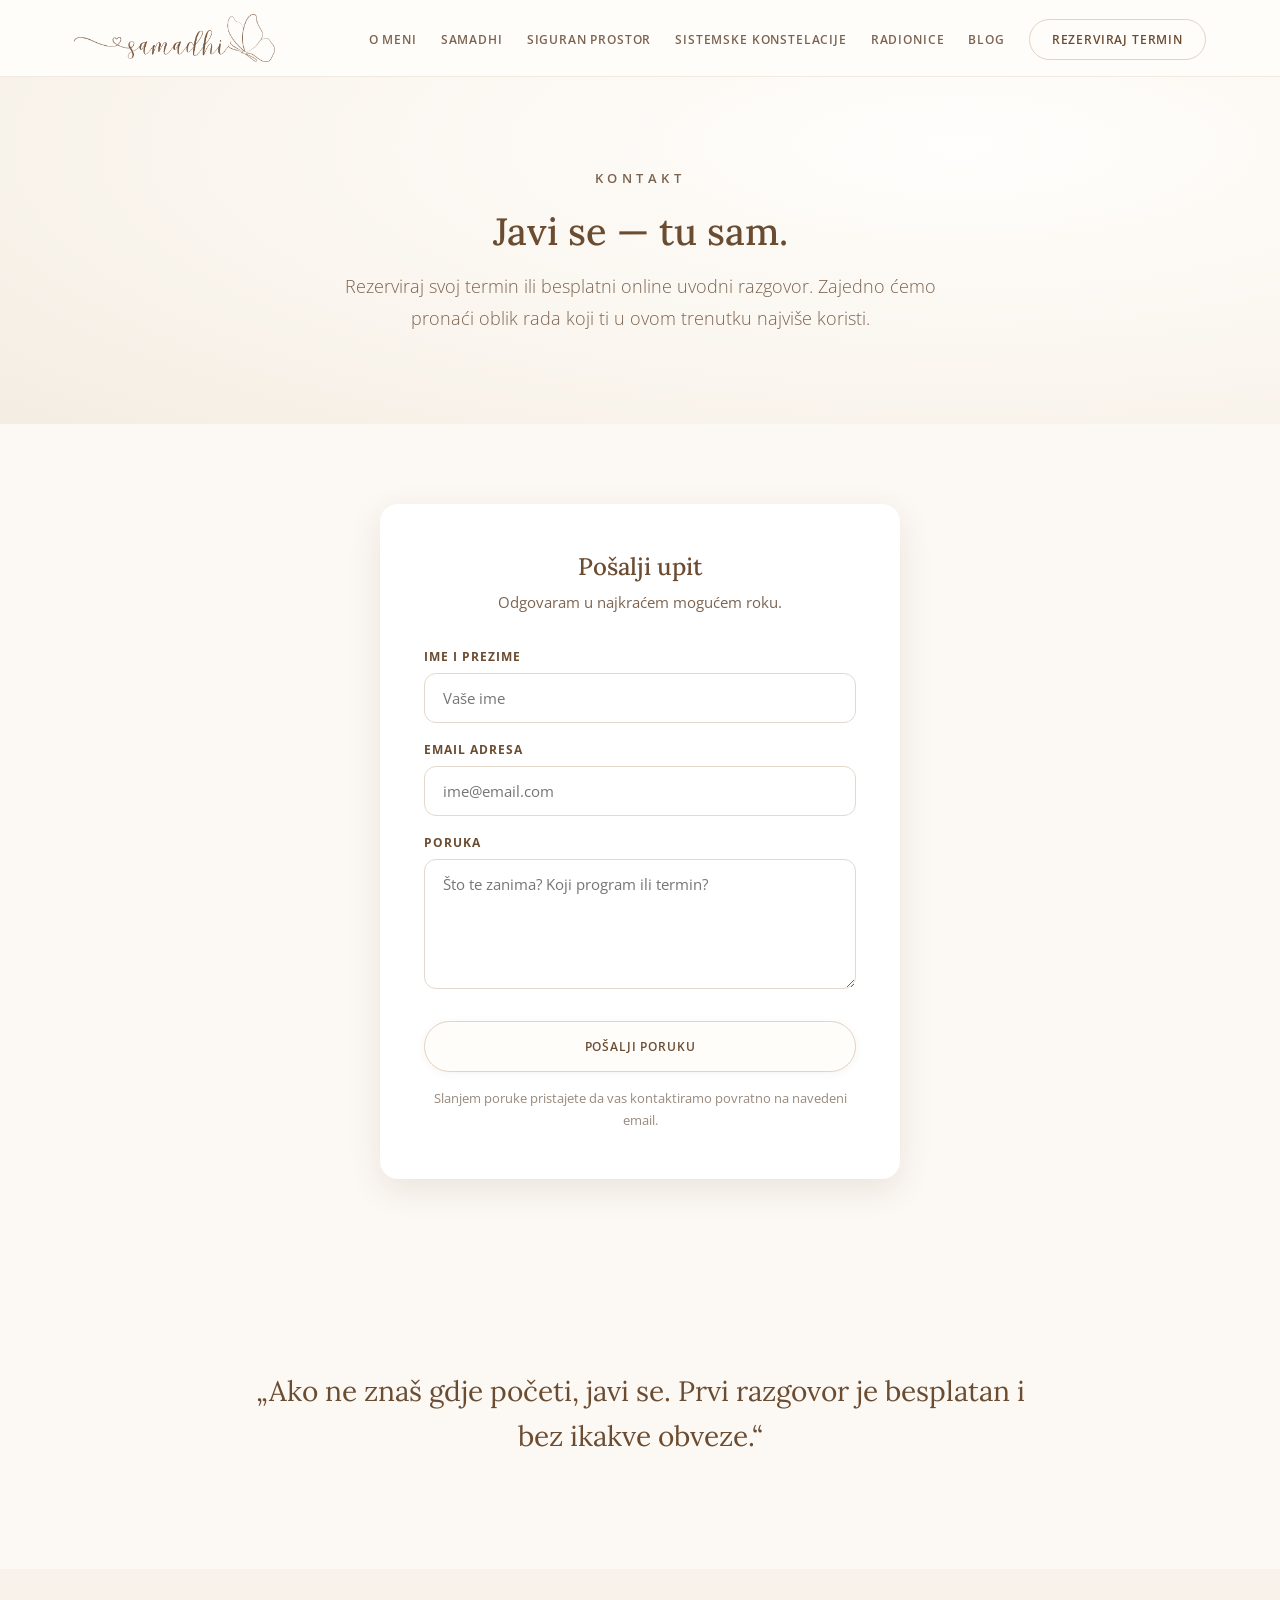
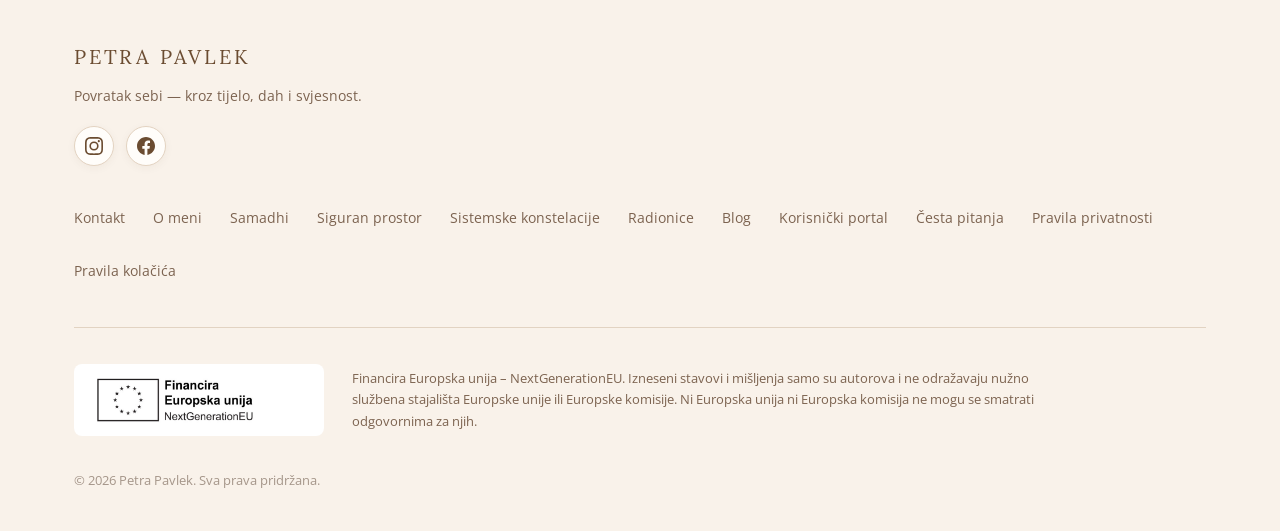
<file: kontakt.html>
<!DOCTYPE html>
<html lang="hr">
<head>
<meta charset="UTF-8">
<meta name="viewport" content="width=device-width, initial-scale=1.0">
<title>Kontakt | Petra Pavlek</title>
<link rel="preconnect" href="https://fonts.googleapis.com">
<link rel="preconnect" href="https://fonts.gstatic.com" crossorigin>
<link href="https://fonts.googleapis.com/css2?family=Lora:ital,wght@0,400;0,500;0,600;0,700;1,400&family=Open+Sans:wght@300;400;500;600;700&display=swap" rel="stylesheet">
<link rel="stylesheet" href="style.css?v=146">
</head>
<body class="fw">

<header>
  <div class="wrap nav">
    <a href="index.html" class="logo"><img src="img/logo-samadhi3.png" alt="Samadhi by Petra Pavlek"></a>
    <nav id="nav">
      <ul>
        <li><a href="omeni.html">O meni</a></li>
        <li><a href="samadhi.html">Samadhi</a></li>
        <li><a href="siguran-prostor.html">Siguran prostor</a></li>
        <li><a href="konstelacije.html">Sistemske konstelacije</a></li>
        <li><a href="radionice.html">Radionice</a></li>
        <li><a href="blog.html">Blog</a></li>
        <li><a href="kontakt.html" class="nav-cta">Rezerviraj termin</a></li>
      </ul>
    </nav>
    <button class="burger" onclick="document.getElementById('nav').classList.toggle('open')" aria-label="Izbornik">☰</button>
  </div>
</header>

<section class="page-hero">
  <div class="kicker">Kontakt</div>
  <h1>Javi se — tu sam.</h1>
  <p>Rezerviraj svoj termin ili besplatni online uvodni razgovor. Zajedno ćemo pronaći oblik rada koji ti u ovom trenutku najviše koristi.</p>
</section>

<section class="form-wrap">
  <div class="form-card">
    <h2>Pošalji upit</h2>
    <p class="sub">Odgovaram u najkraćem mogućem roku.</p>
    <form onsubmit="event.preventDefault();this.innerHTML='<p class=\'form-success\'>Hvala na poruci! Javit ću se uskoro.</p>';">
      <div class="field">
        <label for="k-ime">Ime i prezime</label>
        <input id="k-ime" type="text" placeholder="Vaše ime" required>
      </div>
      <div class="field">
        <label for="k-email">Email adresa</label>
        <input id="k-email" type="email" placeholder="ime@email.com" required>
      </div>
      <div class="field">
        <label for="k-poruka">Poruka</label>
        <textarea id="k-poruka" placeholder="Što te zanima? Koji program ili termin?" required></textarea>
      </div>
      <button type="submit" class="btn">Pošalji poruku</button>
    </form>
    <p class="form-note">Slanjem poruke pristajete da vas kontaktiramo povratno na navedeni email.</p>
  </div>
</section>

<section class="quote">
  <blockquote>„Ako ne znaš gdje početi, javi se. Prvi razgovor je besplatan i bez ikakve obveze.“</blockquote>
</section>

<footer>
  <div class="wrap">
    <div class="footer-top">
      <div>
        <div class="footer-brand">Petra Pavlek</div>
        <p>Povratak sebi — kroz tijelo, dah i svjesnost.</p>
        <div class="socials">
          <a href="https://www.instagram.com/my.samadhi/" target="_blank" rel="noopener" aria-label="Instagram">
            <svg viewBox="0 0 24 24" xmlns="http://www.w3.org/2000/svg"><path d="M12 2.2c3.2 0 3.58.01 4.85.07 1.17.05 1.8.25 2.23.41.56.22.96.48 1.38.9.42.42.68.82.9 1.38.16.42.36 1.06.41 2.23.06 1.27.07 1.65.07 4.85s-.01 3.58-.07 4.85c-.05 1.17-.25 1.8-.41 2.23-.22.56-.48.96-.9 1.38-.42.42-.82.68-1.38.9-.42.16-1.06.36-2.23.41-1.27.06-1.65.07-4.85.07s-3.58-.01-4.85-.07c-1.17-.05-1.8-.25-2.23-.41a3.72 3.72 0 0 1-1.38-.9 3.72 3.72 0 0 1-.9-1.38c-.16-.42-.36-1.06-.41-2.23C2.21 15.58 2.2 15.2 2.2 12s.01-3.58.07-4.85c.05-1.17.25-1.8.41-2.23.22-.56.48-.96.9-1.38.42-.42.82-.68 1.38-.9.42-.16 1.06-.36 2.23-.41C8.42 2.21 8.8 2.2 12 2.2M12 0C8.74 0 8.33.01 7.05.07 5.78.13 4.9.33 4.14.63c-.79.3-1.46.72-2.13 1.38A5.9 5.9 0 0 0 .63 4.14C.33 4.9.13 5.78.07 7.05.01 8.33 0 8.74 0 12s.01 3.67.07 4.95c.06 1.27.26 2.15.56 2.91.3.79.72 1.46 1.38 2.13.67.66 1.34 1.08 2.13 1.38.76.3 1.64.5 2.91.56C8.33 23.99 8.74 24 12 24s3.67-.01 4.95-.07c1.27-.06 2.15-.26 2.91-.56a5.9 5.9 0 0 0 2.13-1.38 5.9 5.9 0 0 0 1.38-2.13c.3-.76.5-1.64.56-2.91.06-1.28.07-1.69.07-4.95s-.01-3.67-.07-4.95c-.06-1.27-.26-2.15-.56-2.91a5.9 5.9 0 0 0-1.38-2.13A5.9 5.9 0 0 0 19.86.63c-.76-.3-1.64-.5-2.91-.56C15.67.01 15.26 0 12 0zm0 5.84A6.16 6.16 0 1 0 18.16 12 6.16 6.16 0 0 0 12 5.84zM12 16a4 4 0 1 1 4-4 4 4 0 0 1-4 4zm7.85-10.4a1.44 1.44 0 1 1-1.44-1.44 1.44 1.44 0 0 1 1.44 1.44z"/></svg>
          </a>
          <a href="https://www.facebook.com/profile.php?id=61577738253478" target="_blank" rel="noopener" aria-label="Facebook">
            <svg viewBox="0 0 24 24" xmlns="http://www.w3.org/2000/svg"><path d="M24 12.07C24 5.44 18.63.07 12 .07S0 5.44 0 12.07c0 5.99 4.39 10.95 10.13 11.85v-8.38H7.08v-3.47h3.05V9.43c0-3.01 1.79-4.67 4.53-4.67 1.31 0 2.69.23 2.69.23v2.96h-1.51c-1.49 0-1.96.92-1.96 1.87v2.25h3.33l-.53 3.47h-2.8v8.38C19.61 23.02 24 18.06 24 12.07z"/></svg>
          </a>
        </div>
      </div>
      <div class="footer-links">
        <a href="kontakt.html">Kontakt</a>
        <a href="omeni.html">O meni</a>
        <a href="samadhi.html">Samadhi</a>
        <a href="siguran-prostor.html">Siguran prostor</a>
        <a href="konstelacije.html">Sistemske konstelacije</a>
        <a href="radionice.html">Radionice</a>
        <a href="blog.html">Blog</a>
        <a href="portal.html">Korisnički portal</a>
        <a href="faq.html">Česta pitanja</a>
        <a href="privatnost.html">Pravila privatnosti</a>
        <a href="kolacici.html">Pravila kolačića</a>
      </div>
    </div>
    <div class="eu">
      <img src="img/eu-financira.jpg" alt="Financira Europska unija – NextGenerationEU">
      <p>Financira Europska unija – NextGenerationEU. Izneseni stavovi i mišljenja samo su autorova i ne odražavaju nužno službena stajališta Europske unije ili Europske komisije. Ni Europska unija ni Europska komisija ne mogu se smatrati odgovornima za njih.</p>
    </div>
    <div class="copy">© 2026 Petra Pavlek. Sva prava pridržana.</div>
  </div>
</footer>

</body>
</html>
</file>
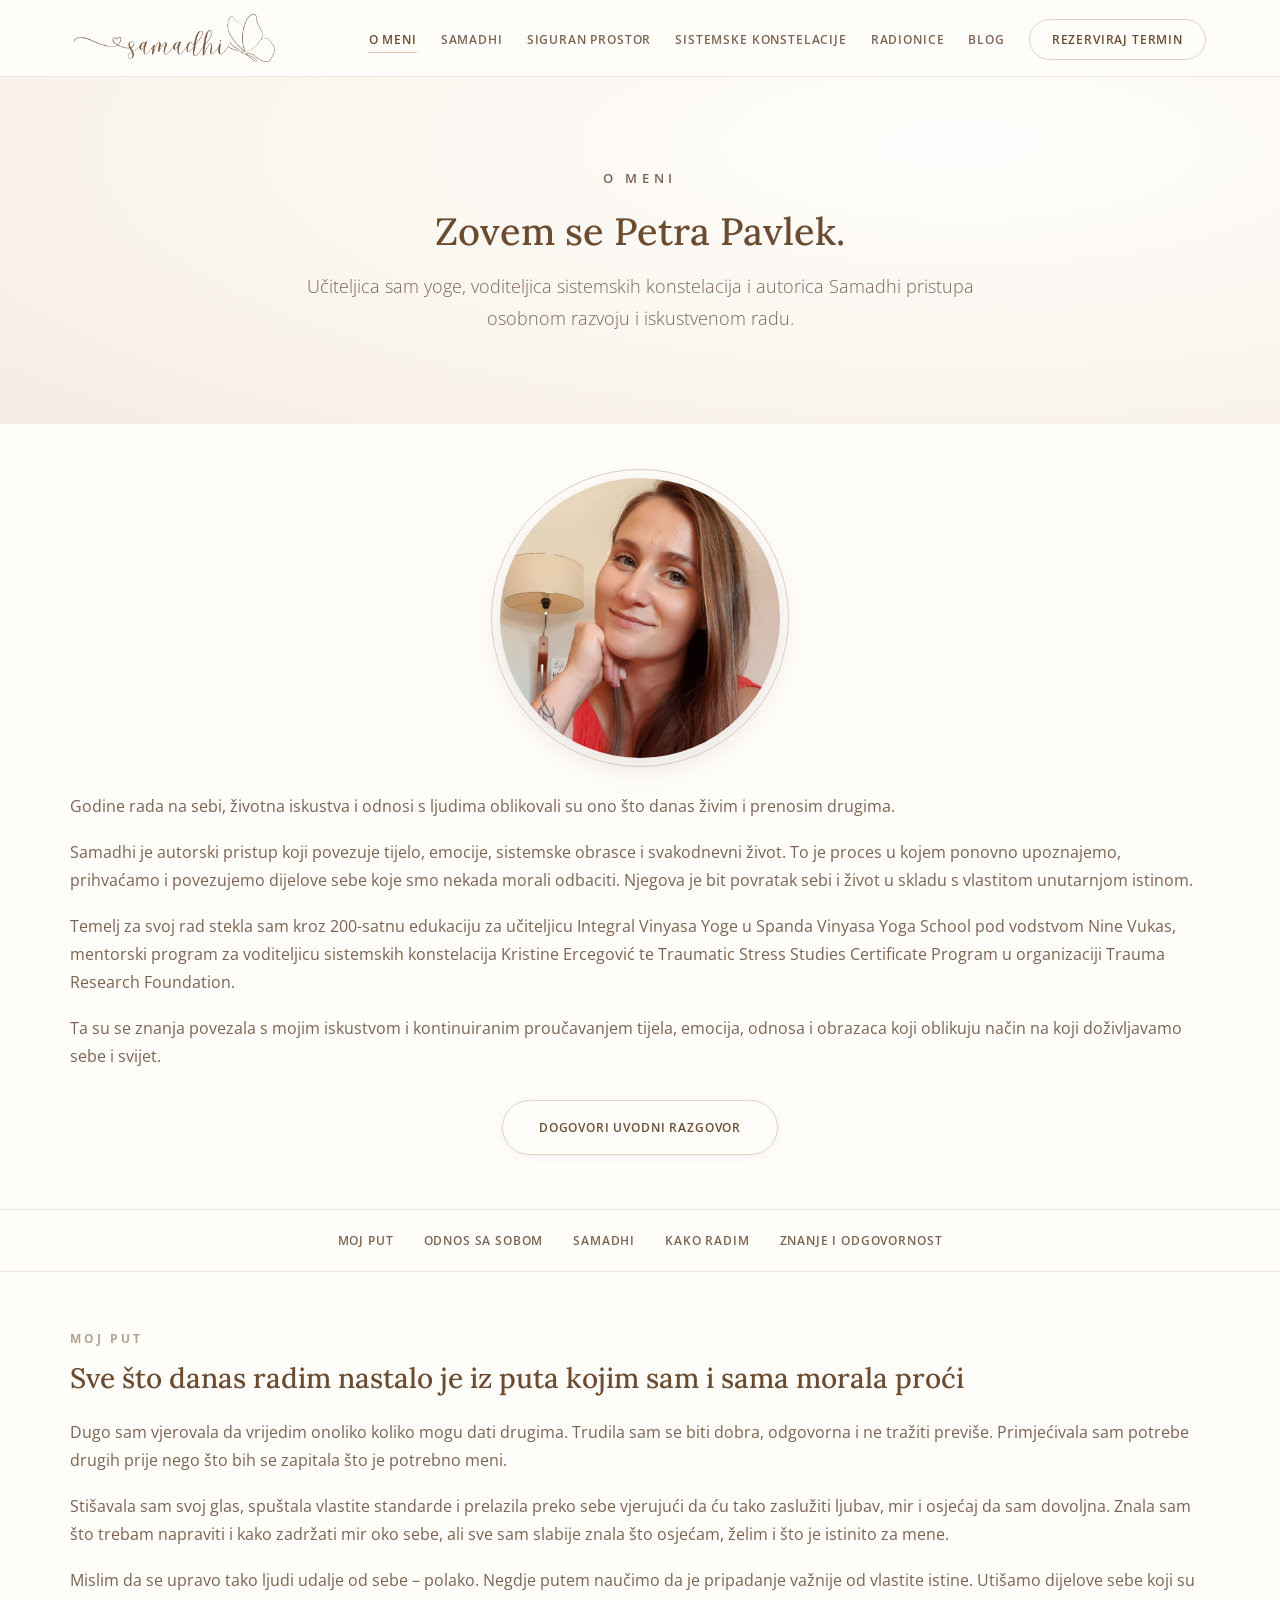
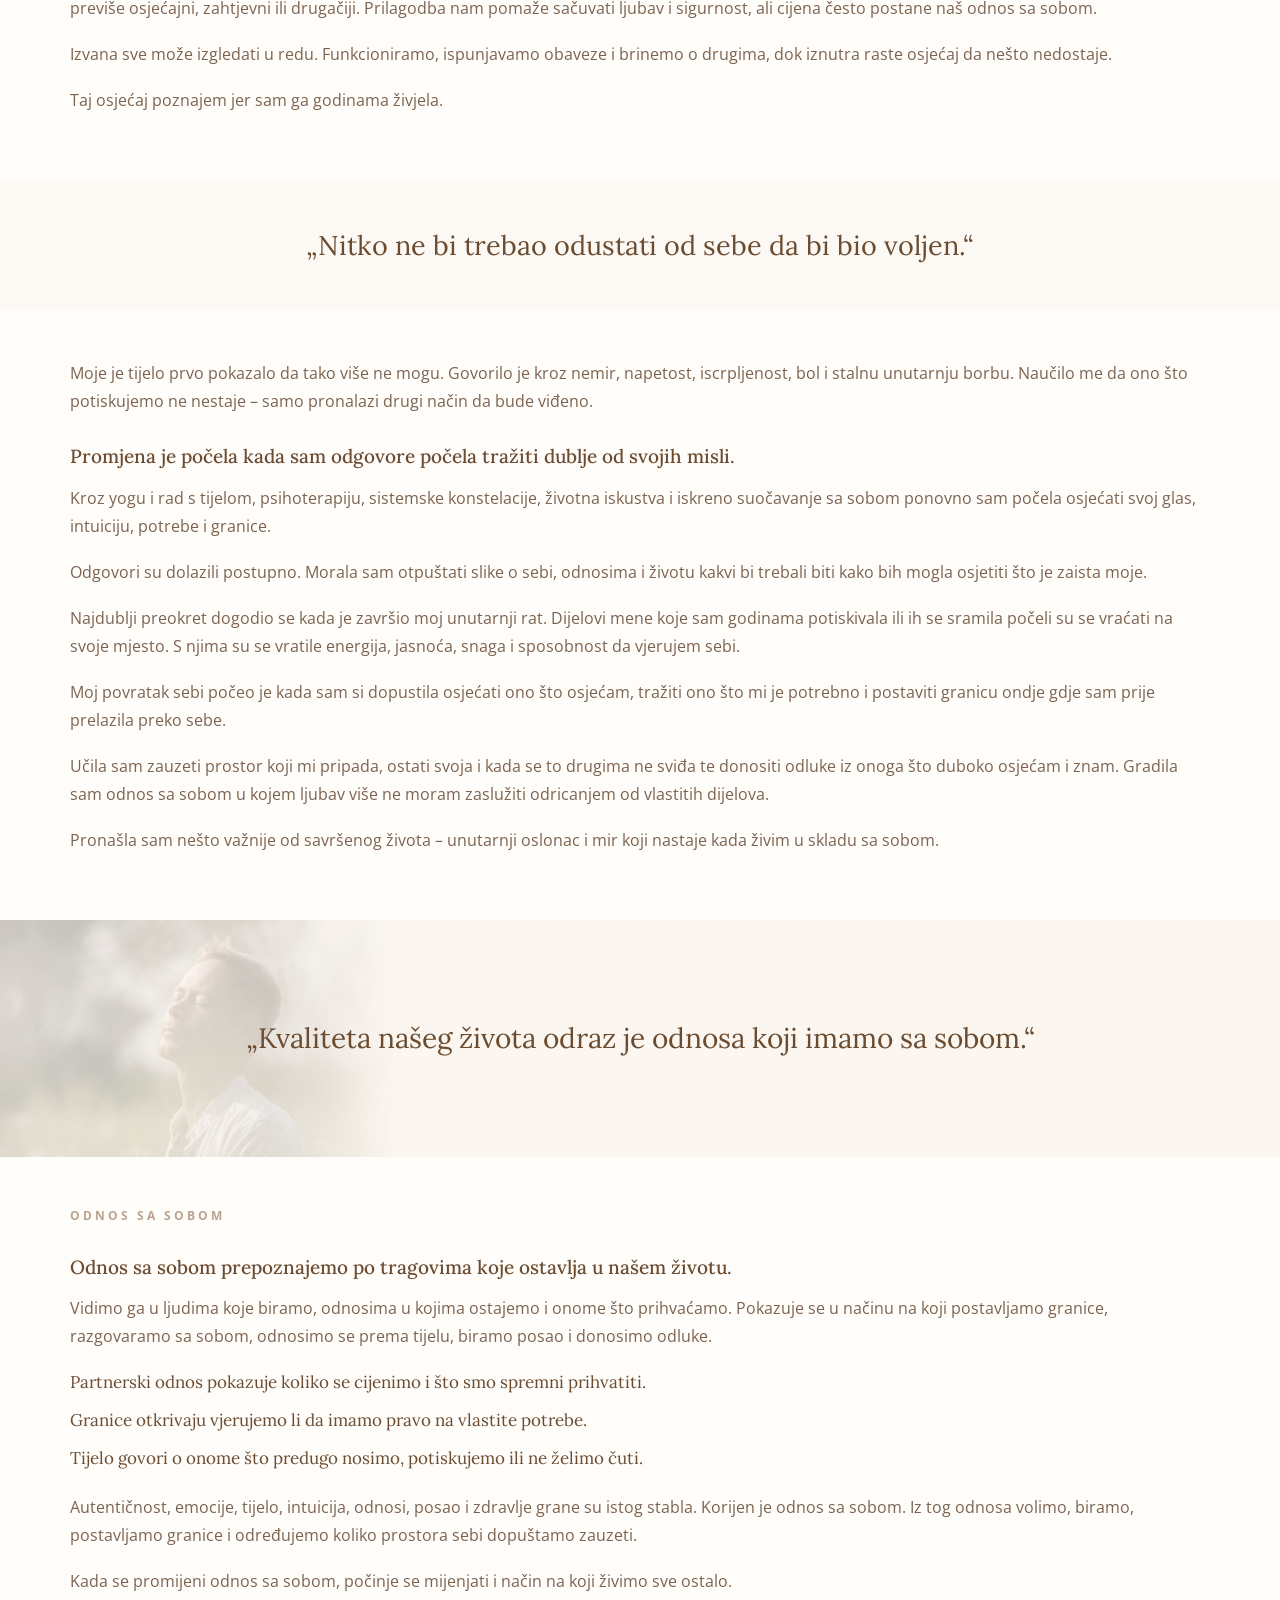
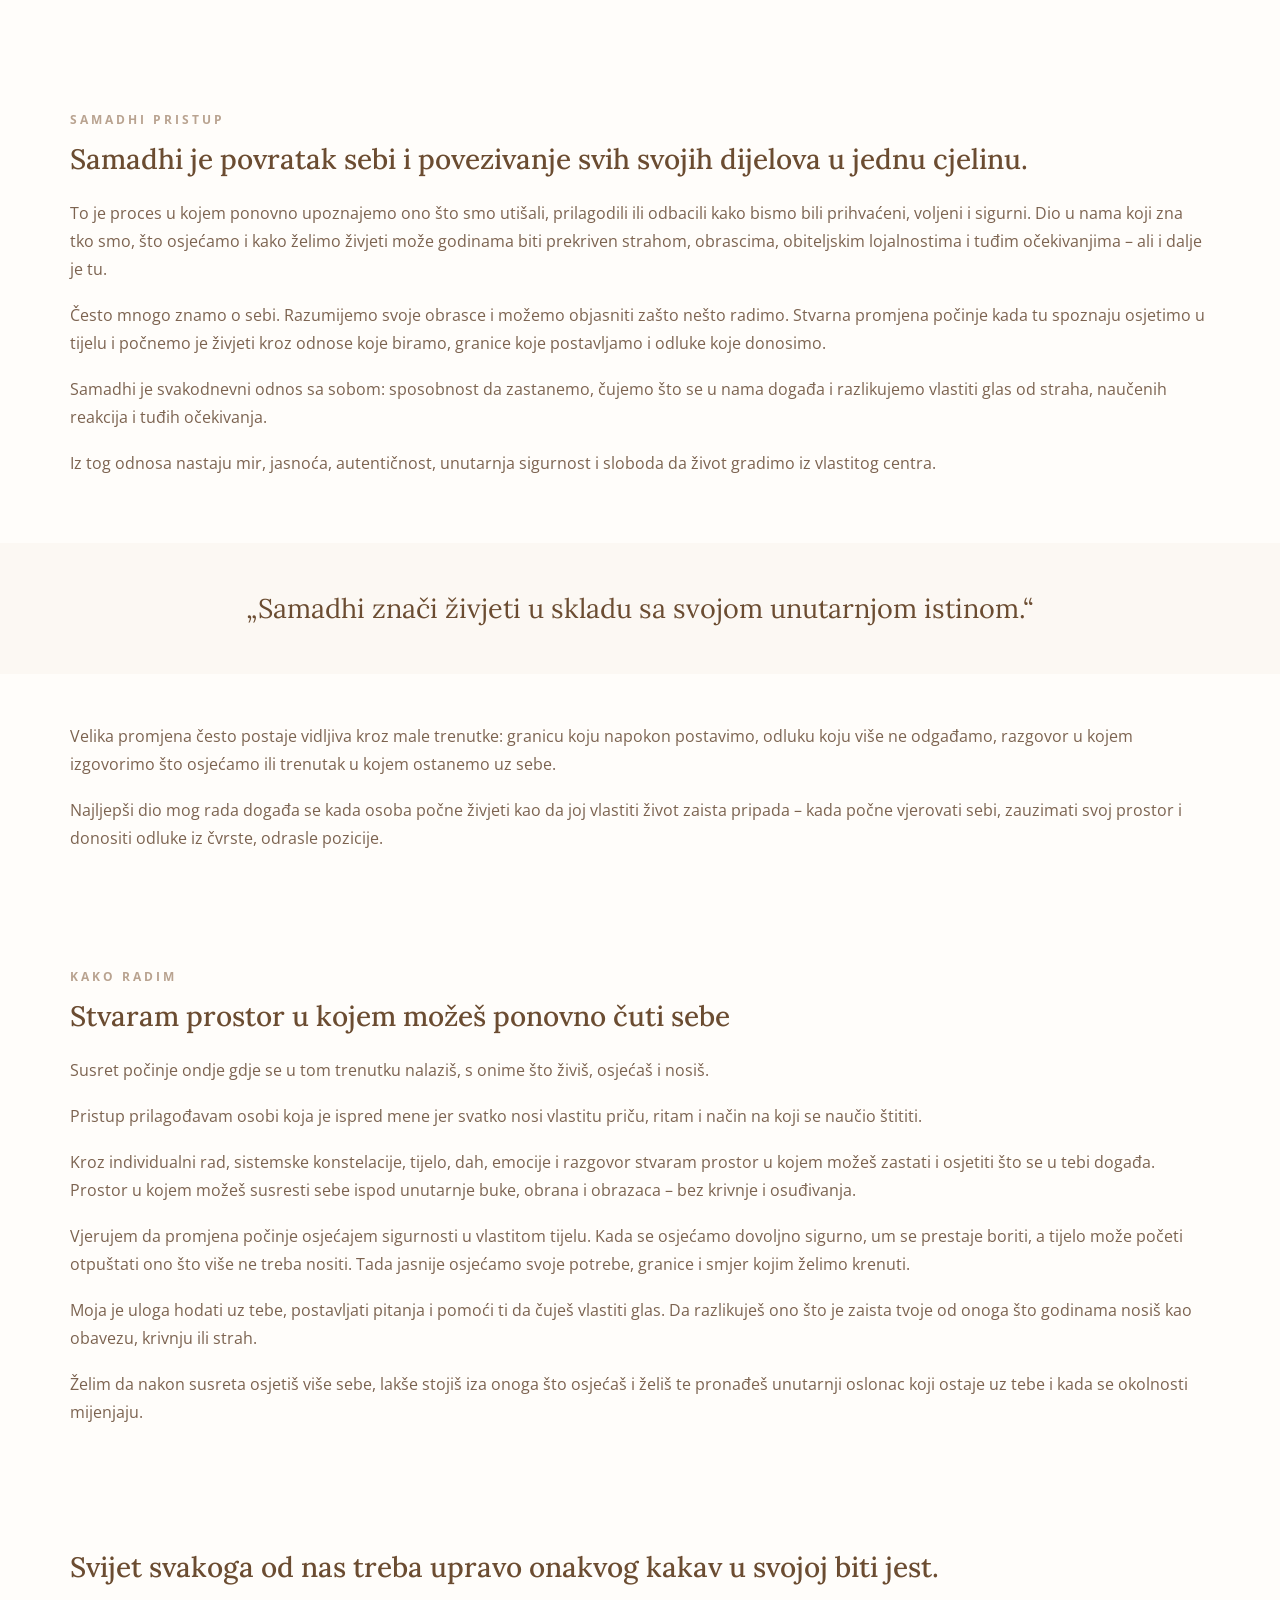
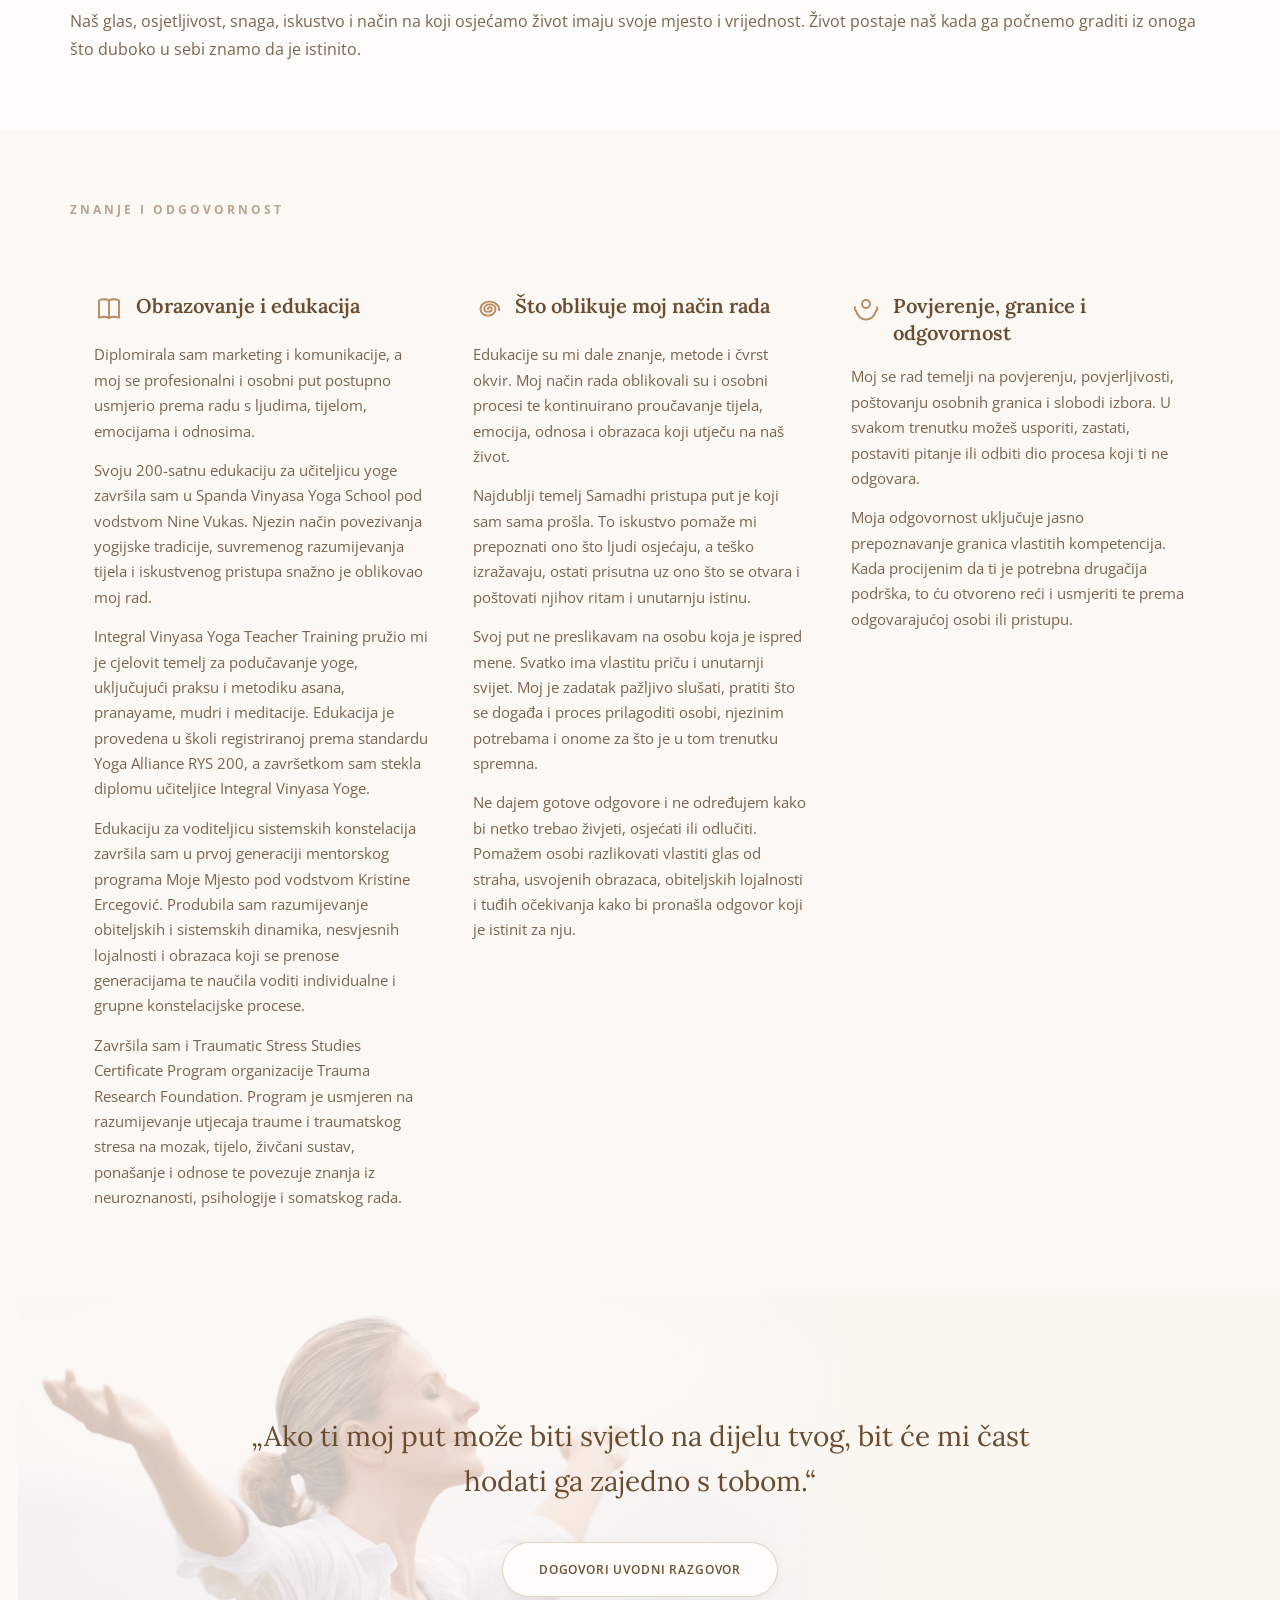
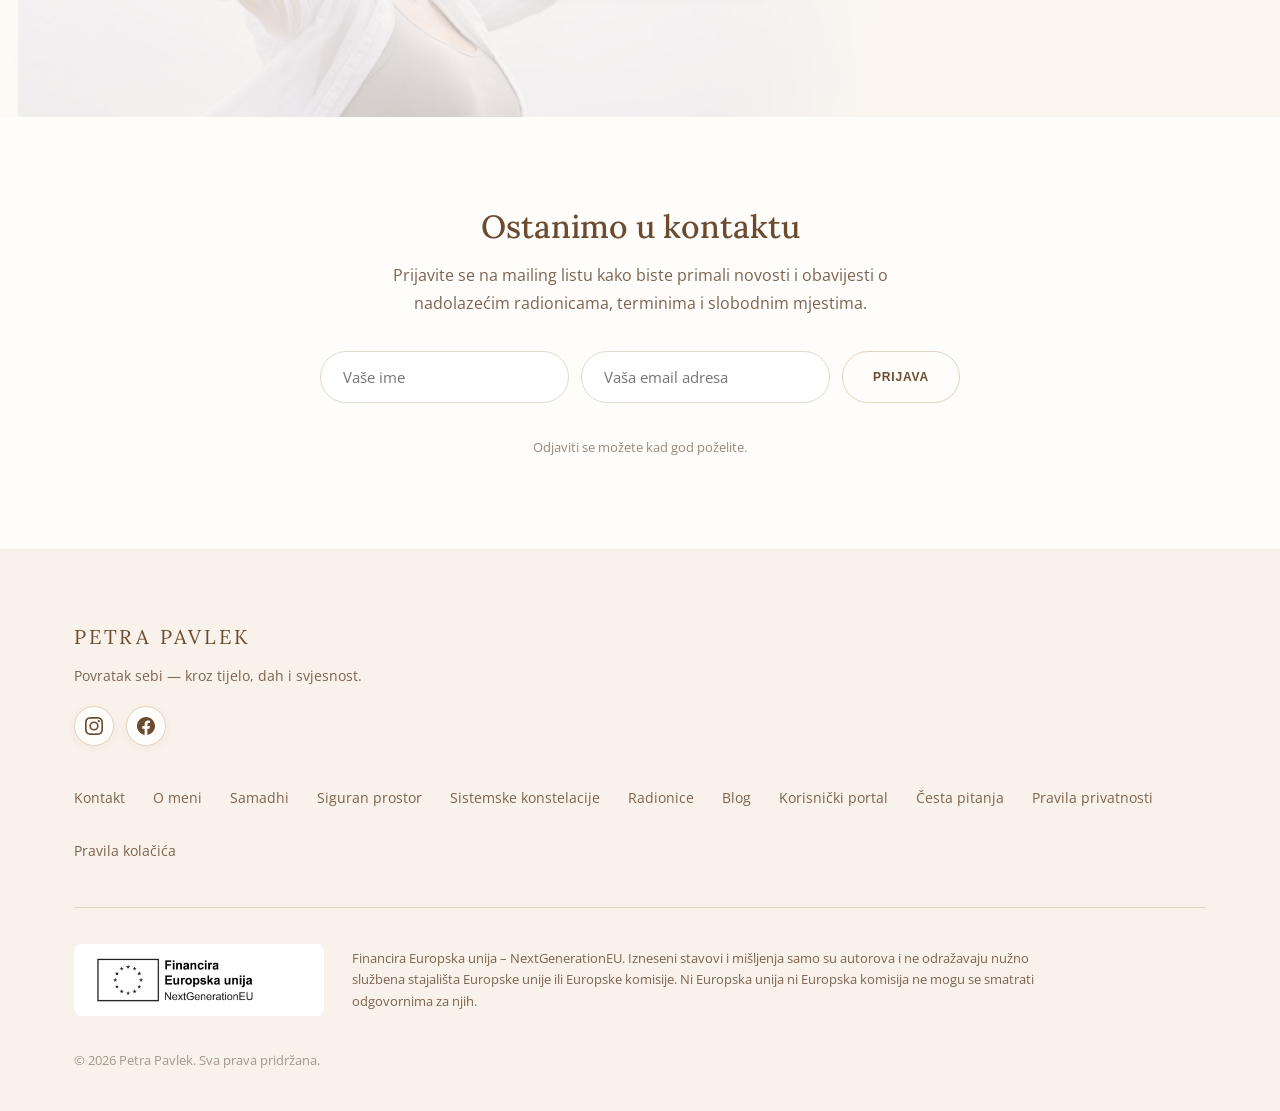
<file: omeni.html>
<!DOCTYPE html>
<html lang="hr">
<head>
<meta charset="UTF-8">
<meta name="viewport" content="width=device-width, initial-scale=1.0">
<title>O meni | Petra Pavlek</title>
<link rel="preconnect" href="https://fonts.googleapis.com">
<link rel="preconnect" href="https://fonts.gstatic.com" crossorigin>
<link href="https://fonts.googleapis.com/css2?family=Lora:ital,wght@0,400;0,500;0,600;0,700;1,400&family=Open+Sans:wght@300;400;500;600;700&display=swap" rel="stylesheet">
<link rel="stylesheet" href="style.css?v=146">
</head>
<body class="fw">

<header>
  <div class="wrap nav">
    <a href="index.html" class="logo"><img src="img/logo-samadhi3.png" alt="Samadhi by Petra Pavlek"></a>
    <nav id="nav">
      <ul>
        <li><a href="omeni.html" class="active">O meni</a></li>
        <li><a href="samadhi.html">Samadhi</a></li>
        <li><a href="siguran-prostor.html">Siguran prostor</a></li>
        <li><a href="konstelacije.html">Sistemske konstelacije</a></li>
        <li><a href="radionice.html">Radionice</a></li>
        <li><a href="blog.html">Blog</a></li>
        <li><a href="kontakt.html" class="nav-cta">Rezerviraj termin</a></li>
      </ul>
    </nav>
    <button class="burger" onclick="document.getElementById('nav').classList.toggle('open')" aria-label="Izbornik">☰</button>
  </div>
</header>

<section class="page-hero">
  <div class="kicker">O meni</div>
  <h1>Zovem se Petra Pavlek.</h1>
  <p class="lead">Učiteljica sam yoge, voditeljica sistemskih konstelacija i autorica Samadhi pristupa osobnom razvoju i iskustvenom radu.</p>
</section>

<section class="os" style="padding-top:54px;">
  <div class="inner">
    <img class="os-photo" src="img/petra-portret.jpg" alt="Petra Pavlek">
    <p>Godine rada na sebi, životna iskustva i odnosi s ljudima oblikovali su ono što danas živim i prenosim drugima.</p>
    <p>Samadhi je autorski pristup koji povezuje tijelo, emocije, sistemske obrasce i svakodnevni život. To je proces u kojem ponovno upoznajemo, prihvaćamo i povezujemo dijelove sebe koje smo nekada morali odbaciti. Njegova je bit povratak sebi i život u skladu s vlastitom unutarnjom istinom.</p>
    <p>Temelj za svoj rad stekla sam kroz 200-satnu edukaciju za učiteljicu Integral Vinyasa Yoge u Spanda Vinyasa Yoga School pod vodstvom Nine Vukas, mentorski program za voditeljicu sistemskih konstelacija Kristine Ercegović te Traumatic Stress Studies Certificate Program u organizaciji Trauma Research Foundation.</p>
    <p>Ta su se znanja povezala s mojim iskustvom i kontinuiranim proučavanjem tijela, emocija, odnosa i obrazaca koji oblikuju način na koji doživljavamo sebe i svijet.</p>
    <p style="text-align:center;margin:30px 0 6px;"><a href="kontakt.html" class="btn">Dogovori uvodni razgovor</a></p>
  </div>
</section>

<nav class="onav">
  <a href="#moj-put">Moj put</a>
  <a href="#odnos-sa-sobom">Odnos sa sobom</a>
  <a href="#samadhi">Samadhi</a>
  <a href="#kako-radim">Kako radim</a>
  <a href="#znanje">Znanje i odgovornost</a>
</nav>

<section class="os" id="moj-put" style="scroll-margin-top:90px;padding-top:56px;">
  <div class="inner">
    <div class="tag2">Moj put</div>
    <h2>Sve što danas radim nastalo je iz puta kojim sam i sama morala proći</h2>
    <p>Dugo sam vjerovala da vrijedim onoliko koliko mogu dati drugima. Trudila sam se biti dobra, odgovorna i ne tražiti previše. Primjećivala sam potrebe drugih prije nego što bih se zapitala što je potrebno meni.</p>
    <p>Stišavala sam svoj glas, spuštala vlastite standarde i prelazila preko sebe vjerujući da ću tako zaslužiti ljubav, mir i osjećaj da sam dovoljna. Znala sam što trebam napraviti i kako zadržati mir oko sebe, ali sve sam slabije znala što osjećam, želim i što je istinito za mene.</p>
    <p>Mislim da se upravo tako ljudi udalje od sebe – polako. Negdje putem naučimo da je pripadanje važnije od vlastite istine. Utišamo dijelove sebe koji su previše osjećajni, zahtjevni ili drugačiji. Prilagodba nam pomaže sačuvati ljubav i sigurnost, ali cijena često postane naš odnos sa sobom.</p>
    <p>Izvana sve može izgledati u redu. Funkcioniramo, ispunjavamo obaveze i brinemo o drugima, dok iznutra raste osjećaj da nešto nedostaje.</p>
    <p>Taj osjećaj poznajem jer sam ga godinama živjela.</p>
  </div>
</section>

<section class="bigquote">
  <blockquote>„Nitko ne bi trebao odustati od sebe da bi bio voljen.“</blockquote>
</section>

<section class="os">
  <div class="inner">
    <p>Moje je tijelo prvo pokazalo da tako više ne mogu. Govorilo je kroz nemir, napetost, iscrpljenost, bol i stalnu unutarnju borbu. Naučilo me da ono što potiskujemo ne nestaje – samo pronalazi drugi način da bude viđeno.</p>
    <p class="pl">Promjena je počela kada sam odgovore počela tražiti dublje od svojih misli.</p>
    <p>Kroz yogu i rad s tijelom, psihoterapiju, sistemske konstelacije, životna iskustva i iskreno suočavanje sa sobom ponovno sam počela osjećati svoj glas, intuiciju, potrebe i granice.</p>
    <p>Odgovori su dolazili postupno. Morala sam otpuštati slike o sebi, odnosima i životu kakvi bi trebali biti kako bih mogla osjetiti što je zaista moje.</p>
    <p>Najdublji preokret dogodio se kada je završio moj unutarnji rat. Dijelovi mene koje sam godinama potiskivala ili ih se sramila počeli su se vraćati na svoje mjesto. S njima su se vratile energija, jasnoća, snaga i sposobnost da vjerujem sebi.</p>
    <p>Moj povratak sebi počeo je kada sam si dopustila osjećati ono što osjećam, tražiti ono što mi je potrebno i postaviti granicu ondje gdje sam prije prelazila preko sebe.</p>
    <p>Učila sam zauzeti prostor koji mi pripada, ostati svoja i kada se to drugima ne sviđa te donositi odluke iz onoga što duboko osjećam i znam. Gradila sam odnos sa sobom u kojem ljubav više ne moram zaslužiti odricanjem od vlastitih dijelova.</p>
    <p>Pronašla sam nešto važnije od savršenog života – unutarnji oslonac i mir koji nastaje kada živim u skladu sa sobom.</p>
  </div>
</section>

<section class="quote-band qb-kv" id="odnos-sa-sobom" style="scroll-margin-top:90px;">
  <blockquote>„Kvaliteta našeg života odraz je odnosa koji imamo sa sobom.“</blockquote>
</section>

<section class="os">
  <div class="inner">
    <div class="tag2">Odnos sa sobom</div>
    <p class="pl">Odnos sa sobom prepoznajemo po tragovima koje ostavlja u našem životu.</p>
    <p>Vidimo ga u ljudima koje biramo, odnosima u kojima ostajemo i onome što prihvaćamo. Pokazuje se u načinu na koji postavljamo granice, razgovaramo sa sobom, odnosimo se prema tijelu, biramo posao i donosimo odluke.</p>
    <p class="trip">Partnerski odnos pokazuje koliko se cijenimo i što smo spremni prihvatiti.</p>
    <p class="trip">Granice otkrivaju vjerujemo li da imamo pravo na vlastite potrebe.</p>
    <p class="trip" style="margin-bottom:20px;">Tijelo govori o onome što predugo nosimo, potiskujemo ili ne želimo čuti.</p>
    <p>Autentičnost, emocije, tijelo, intuicija, odnosi, posao i zdravlje grane su istog stabla. Korijen je odnos sa sobom. Iz tog odnosa volimo, biramo, postavljamo granice i određujemo koliko prostora sebi dopuštamo zauzeti.</p>
    <p>Kada se promijeni odnos sa sobom, počinje se mijenjati i način na koji živimo sve ostalo.</p>
  </div>
</section>

<section class="os" id="samadhi" style="scroll-margin-top:90px;">
  <div class="inner">
    <div class="tag2">Samadhi pristup</div>
    <h2>Samadhi je povratak sebi i povezivanje svih svojih dijelova u jednu cjelinu.</h2>
    <p>To je proces u kojem ponovno upoznajemo ono što smo utišali, prilagodili ili odbacili kako bismo bili prihvaćeni, voljeni i sigurni. Dio u nama koji zna tko smo, što osjećamo i kako želimo živjeti može godinama biti prekriven strahom, obrascima, obiteljskim lojalnostima i tuđim očekivanjima – ali i dalje je tu.</p>
    <p>Često mnogo znamo o sebi. Razumijemo svoje obrasce i možemo objasniti zašto nešto radimo. Stvarna promjena počinje kada tu spoznaju osjetimo u tijelu i počnemo je živjeti kroz odnose koje biramo, granice koje postavljamo i odluke koje donosimo.</p>
    <p>Samadhi je svakodnevni odnos sa sobom: sposobnost da zastanemo, čujemo što se u nama događa i razlikujemo vlastiti glas od straha, naučenih reakcija i tuđih očekivanja.</p>
    <p>Iz tog odnosa nastaju mir, jasnoća, autentičnost, unutarnja sigurnost i sloboda da život gradimo iz vlastitog centra.</p>
  </div>
</section>

<section class="bigquote">
  <blockquote>„Samadhi znači živjeti u skladu sa svojom unutarnjom istinom.“</blockquote>
</section>

<section class="os">
  <div class="inner">
    <p>Velika promjena često postaje vidljiva kroz male trenutke: granicu koju napokon postavimo, odluku koju više ne odgađamo, razgovor u kojem izgovorimo što osjećamo ili trenutak u kojem ostanemo uz sebe.</p>
    <p>Najljepši dio mog rada događa se kada osoba počne živjeti kao da joj vlastiti život zaista pripada – kada počne vjerovati sebi, zauzimati svoj prostor i donositi odluke iz čvrste, odrasle pozicije.</p>
  </div>
</section>

<section class="os" id="kako-radim" style="scroll-margin-top:90px;">
  <div class="inner">
    <div class="tag2">Kako radim</div>
    <h2>Stvaram prostor u kojem možeš ponovno čuti sebe</h2>
    <p>Susret počinje ondje gdje se u tom trenutku nalaziš, s onime što živiš, osjećaš i nosiš.</p>
    <p>Pristup prilagođavam osobi koja je ispred mene jer svatko nosi vlastitu priču, ritam i način na koji se naučio štititi.</p>
    <p>Kroz individualni rad, sistemske konstelacije, tijelo, dah, emocije i razgovor stvaram prostor u kojem možeš zastati i osjetiti što se u tebi događa. Prostor u kojem možeš susresti sebe ispod unutarnje buke, obrana i obrazaca – bez krivnje i osuđivanja.</p>
    <p>Vjerujem da promjena počinje osjećajem sigurnosti u vlastitom tijelu. Kada se osjećamo dovoljno sigurno, um se prestaje boriti, a tijelo može početi otpuštati ono što više ne treba nositi. Tada jasnije osjećamo svoje potrebe, granice i smjer kojim želimo krenuti.</p>
    <p>Moja je uloga hodati uz tebe, postavljati pitanja i pomoći ti da čuješ vlastiti glas. Da razlikuješ ono što je zaista tvoje od onoga što godinama nosiš kao obavezu, krivnju ili strah.</p>
    <p>Želim da nakon susreta osjetiš više sebe, lakše stojiš iza onoga što osjećaš i želiš te pronađeš unutarnji oslonac koji ostaje uz tebe i kada se okolnosti mijenjaju.</p>
  </div>
</section>

<section class="os">
  <div class="inner">
    <h2 style="margin-top:10px;">Svijet svakoga od nas treba upravo onakvog kakav u svojoj biti jest.</h2>
    <p>Naš glas, osjetljivost, snaga, iskustvo i način na koji osjećamo život imaju svoje mjesto i vrijednost. Život postaje naš kada ga počnemo graditi iz onoga što duboko u sebi znamo da je istinito.</p>
  </div>
</section>

<section class="os" id="znanje" style="scroll-margin-top:90px;background:var(--light);padding:70px 24px;">
  <div class="inner" style="margin-bottom:36px;">
    <div class="tag2">Znanje i odgovornost</div>
  </div>
  <div class="three">
    <div class="col">
      <h3><svg viewBox="0 0 24 24"><path d="M4,5 C7,3.8 9.5,3.8 12,5.2 C14.5,3.8 17,3.8 20,5 L20,19 C17,17.8 14.5,17.8 12,19.2 C9.5,17.8 7,17.8 4,19 Z"/><line x1="12" y1="5.2" x2="12" y2="19.2"/></svg>Obrazovanje i edukacija</h3>
      <p>Diplomirala sam marketing i komunikacije, a moj se profesionalni i osobni put postupno usmjerio prema radu s ljudima, tijelom, emocijama i odnosima.</p>
      <p>Svoju 200-satnu edukaciju za učiteljicu yoge završila sam u Spanda Vinyasa Yoga School pod vodstvom Nine Vukas. Njezin način povezivanja yogijske tradicije, suvremenog razumijevanja tijela i iskustvenog pristupa snažno je oblikovao moj rad.</p>
      <p>Integral Vinyasa Yoga Teacher Training pružio mi je cjelovit temelj za podučavanje yoge, uključujući praksu i metodiku asana, pranayame, mudri i meditacije. Edukacija je provedena u školi registriranoj prema standardu Yoga Alliance RYS 200, a završetkom sam stekla diplomu učiteljice Integral Vinyasa Yoge.</p>
      <p>Edukaciju za voditeljicu sistemskih konstelacija završila sam u prvoj generaciji mentorskog programa Moje Mjesto pod vodstvom Kristine Ercegović. Produbila sam razumijevanje obiteljskih i sistemskih dinamika, nesvjesnih lojalnosti i obrazaca koji se prenose generacijama te naučila voditi individualne i grupne konstelacijske procese.</p>
      <p>Završila sam i Traumatic Stress Studies Certificate Program organizacije Trauma Research Foundation. Program je usmjeren na razumijevanje utjecaja traume i traumatskog stresa na mozak, tijelo, živčani sustav, ponašanje i odnose te povezuje znanja iz neuroznanosti, psihologije i somatskog rada.</p>
    </div>
    <div class="col">
      <h3><svg viewBox="0 0 24 24"><path d="M12,12 c0,-2 3,-2 3,0 c0,3 -6,3 -6,0 c0,-5 9,-5 9,0 c0,7 -12,7 -12,0 c0,-8 15,-8 15,1"/></svg>Što oblikuje moj način rada</h3>
      <p>Edukacije su mi dale znanje, metode i čvrst okvir. Moj način rada oblikovali su i osobni procesi te kontinuirano proučavanje tijela, emocija, odnosa i obrazaca koji utječu na naš život.</p>
      <p>Najdublji temelj Samadhi pristupa put je koji sam sama prošla. To iskustvo pomaže mi prepoznati ono što ljudi osjećaju, a teško izražavaju, ostati prisutna uz ono što se otvara i poštovati njihov ritam i unutarnju istinu.</p>
      <p>Svoj put ne preslikavam na osobu koja je ispred mene. Svatko ima vlastitu priču i unutarnji svijet. Moj je zadatak pažljivo slušati, pratiti što se događa i proces prilagoditi osobi, njezinim potrebama i onome za što je u tom trenutku spremna.</p>
      <p>Ne dajem gotove odgovore i ne određujem kako bi netko trebao živjeti, osjećati ili odlučiti. Pomažem osobi razlikovati vlastiti glas od straha, usvojenih obrazaca, obiteljskih lojalnosti i tuđih očekivanja kako bi pronašla odgovor koji je istinit za nju.</p>
    </div>
    <div class="col">
      <h3><svg viewBox="0 0 24 24"><circle cx="12" cy="8" r="3.2"/><path d="M4,13.5 C5.5,18 8.5,20.5 12,20.5 C15.5,20.5 18.5,18 20,13.5"/><path d="M4,13.5 C3,12.8 2.6,11.5 3.3,10.5 M20,13.5 C21,12.8 21.4,11.5 20.7,10.5"/></svg>Povjerenje, granice i odgovornost</h3>
      <p>Moj se rad temelji na povjerenju, povjerljivosti, poštovanju osobnih granica i slobodi izbora. U svakom trenutku možeš usporiti, zastati, postaviti pitanje ili odbiti dio procesa koji ti ne odgovara.</p>
      <p>Moja odgovornost uključuje jasno prepoznavanje granica vlastitih kompetencija. Kada procijenim da ti je potrebna drugačija podrška, to ću otvoreno reći i usmjeriti te prema odgovarajućoj osobi ili pristupu.</p>
    </div>
  </div>
</section>

<section class="quote-band qb-om">
  <blockquote>„Ako ti moj put može biti svjetlo na dijelu tvog, bit će mi čast hodati ga zajedno s tobom.“</blockquote>
  <a href="kontakt.html" class="btn" style="margin-top:38px;display:inline-block;position:relative;">Dogovori uvodni razgovor</a>
</section>

<section class="newsletter">
  <h2>Ostanimo u kontaktu</h2>
  <p>Prijavite se na mailing listu kako biste primali novosti i obavijesti o nadolazećim radionicama, terminima i slobodnim mjestima.</p>
  <form class="nl-form" onsubmit="event.preventDefault();this.innerHTML='<p style=\'color:var(--teal);font-weight:600;margin:0 auto;\'>Hvala na prijavi!</p>';">
    <input type="text" placeholder="Vaše ime" required>
    <input type="email" placeholder="Vaša email adresa" required>
    <button type="submit">Prijava</button>
  </form>
  <p class="nl-note">Odjaviti se možete kad god poželite.</p>
</section>

<footer>
  <div class="wrap">
    <div class="footer-top">
      <div>
        <div class="footer-brand">Petra Pavlek</div>
        <p>Povratak sebi — kroz tijelo, dah i svjesnost.</p>
        <div class="socials">
          <a href="https://www.instagram.com/my.samadhi/" target="_blank" rel="noopener" aria-label="Instagram">
            <svg viewBox="0 0 24 24" xmlns="http://www.w3.org/2000/svg"><path d="M12 2.2c3.2 0 3.58.01 4.85.07 1.17.05 1.8.25 2.23.41.56.22.96.48 1.38.9.42.42.68.82.9 1.38.16.42.36 1.06.41 2.23.06 1.27.07 1.65.07 4.85s-.01 3.58-.07 4.85c-.05 1.17-.25 1.8-.41 2.23-.22.56-.48.96-.9 1.38-.42.42-.82.68-1.38.9-.42.16-1.06.36-2.23.41-1.27.06-1.65.07-4.85.07s-3.58-.01-4.85-.07c-1.17-.05-1.8-.25-2.23-.41a3.72 3.72 0 0 1-1.38-.9 3.72 3.72 0 0 1-.9-1.38c-.16-.42-.36-1.06-.41-2.23C2.21 15.58 2.2 15.2 2.2 12s.01-3.58.07-4.85c.05-1.17.25-1.8.41-2.23.22-.56.48-.96.9-1.38.42-.42.82-.68 1.38-.9.42-.16 1.06-.36 2.23-.41C8.42 2.21 8.8 2.2 12 2.2M12 0C8.74 0 8.33.01 7.05.07 5.78.13 4.9.33 4.14.63c-.79.3-1.46.72-2.13 1.38A5.9 5.9 0 0 0 .63 4.14C.33 4.9.13 5.78.07 7.05.01 8.33 0 8.74 0 12s.01 3.67.07 4.95c.06 1.27.26 2.15.56 2.91.3.79.72 1.46 1.38 2.13.67.66 1.34 1.08 2.13 1.38.76.3 1.64.5 2.91.56C8.33 23.99 8.74 24 12 24s3.67-.01 4.95-.07c1.27-.06 2.15-.26 2.91-.56a5.9 5.9 0 0 0 2.13-1.38 5.9 5.9 0 0 0 1.38-2.13c.3-.76.5-1.64.56-2.91.06-1.28.07-1.69.07-4.95s-.01-3.67-.07-4.95c-.06-1.27-.26-2.15-.56-2.91a5.9 5.9 0 0 0-1.38-2.13A5.9 5.9 0 0 0 19.86.63c-.76-.3-1.64-.5-2.91-.56C15.67.01 15.26 0 12 0zm0 5.84A6.16 6.16 0 1 0 18.16 12 6.16 6.16 0 0 0 12 5.84zM12 16a4 4 0 1 1 4-4 4 4 0 0 1-4 4zm7.85-10.4a1.44 1.44 0 1 1-1.44-1.44 1.44 1.44 0 0 1 1.44 1.44z"/></svg>
          </a>
          <a href="https://www.facebook.com/profile.php?id=61577738253478" target="_blank" rel="noopener" aria-label="Facebook">
            <svg viewBox="0 0 24 24" xmlns="http://www.w3.org/2000/svg"><path d="M24 12.07C24 5.44 18.63.07 12 .07S0 5.44 0 12.07c0 5.99 4.39 10.95 10.13 11.85v-8.38H7.08v-3.47h3.05V9.43c0-3.01 1.79-4.67 4.53-4.67 1.31 0 2.69.23 2.69.23v2.96h-1.51c-1.49 0-1.96.92-1.96 1.87v2.25h3.33l-.53 3.47h-2.8v8.38C19.61 23.02 24 18.06 24 12.07z"/></svg>
          </a>
        </div>
      </div>
      <div class="footer-links">
        <a href="kontakt.html">Kontakt</a>
        <a href="omeni.html">O meni</a>
        <a href="samadhi.html">Samadhi</a>
        <a href="siguran-prostor.html">Siguran prostor</a>
        <a href="konstelacije.html">Sistemske konstelacije</a>
        <a href="radionice.html">Radionice</a>
        <a href="blog.html">Blog</a>
        <a href="portal.html">Korisnički portal</a>
        <a href="faq.html">Česta pitanja</a>
        <a href="privatnost.html">Pravila privatnosti</a>
        <a href="kolacici.html">Pravila kolačića</a>
      </div>
    </div>
    <div class="eu">
      <img src="img/eu-financira.jpg" alt="Financira Europska unija – NextGenerationEU">
      <p>Financira Europska unija – NextGenerationEU. Izneseni stavovi i mišljenja samo su autorova i ne odražavaju nužno službena stajališta Europske unije ili Europske komisije. Ni Europska unija ni Europska komisija ne mogu se smatrati odgovornima za njih.</p>
    </div>
    <div class="copy">© 2026 Petra Pavlek. Sva prava pridržana.</div>
  </div>
</footer>

</body>
</html>
</file>
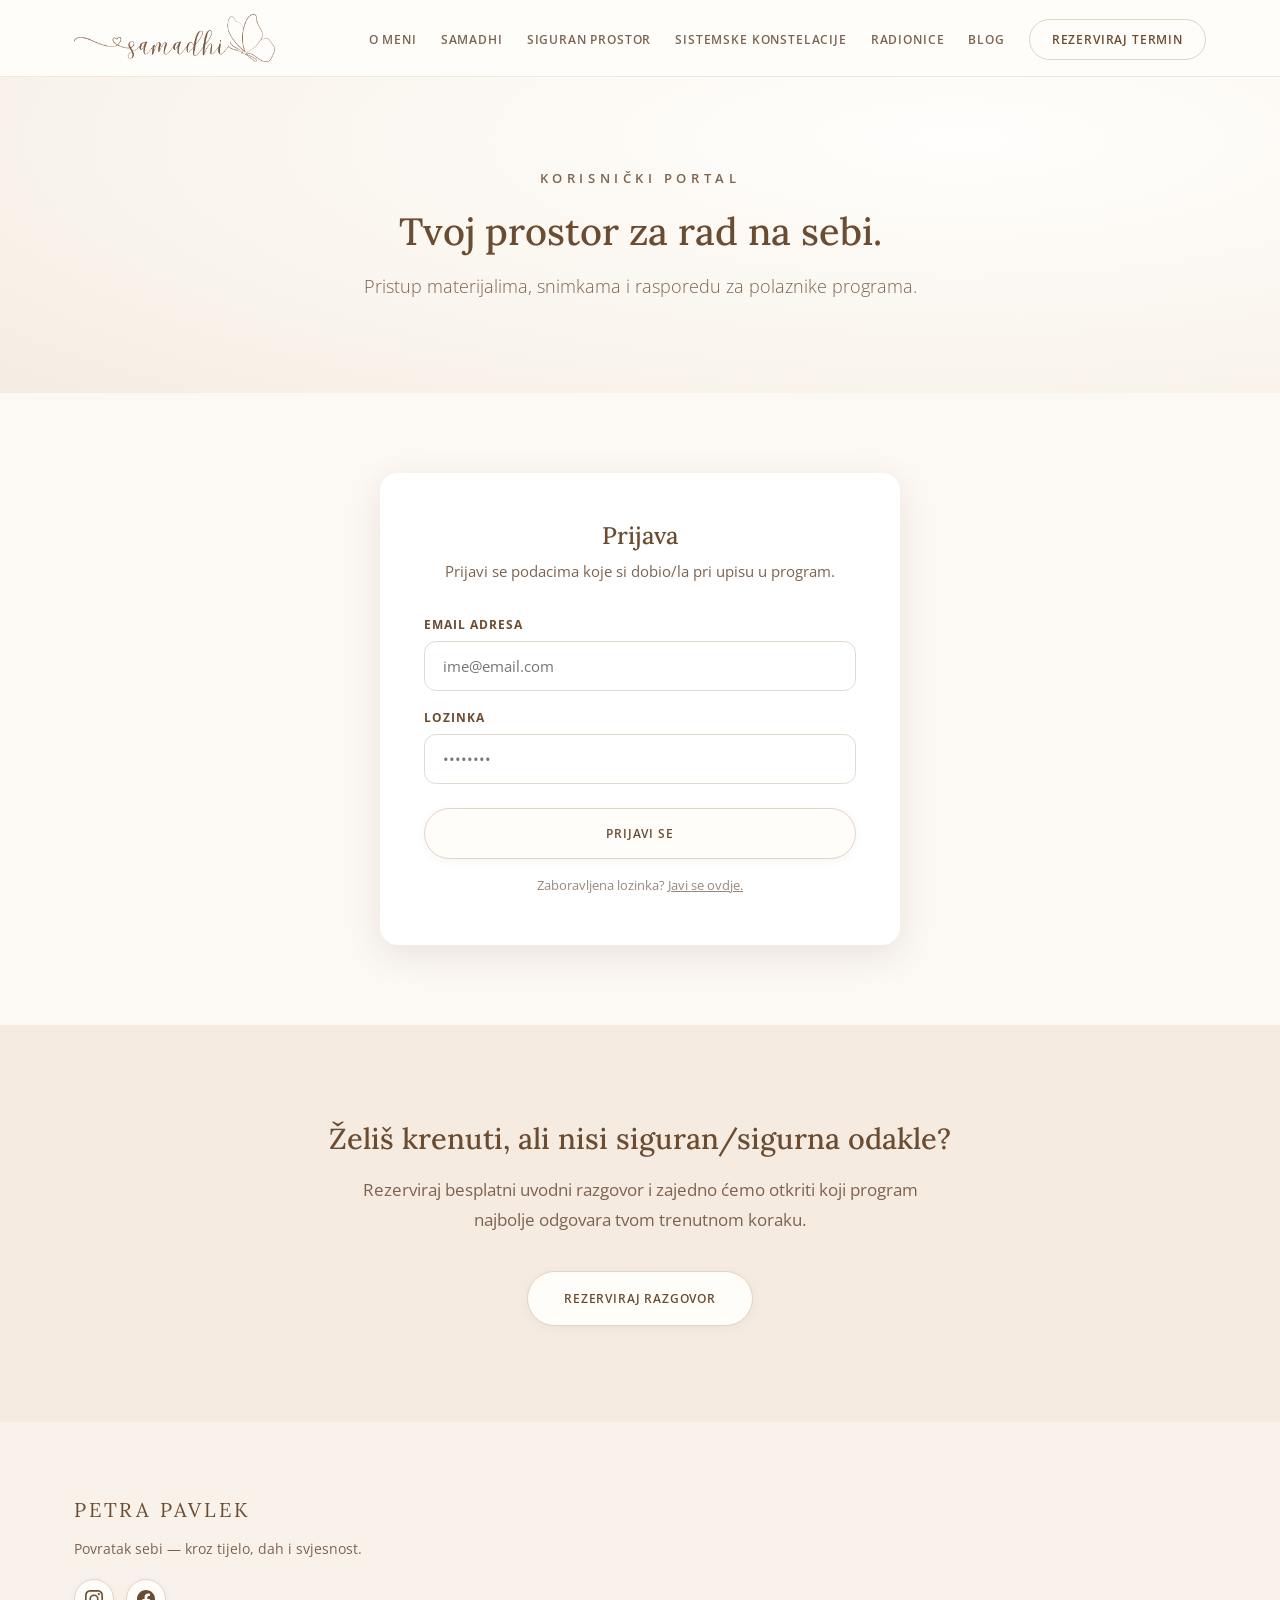
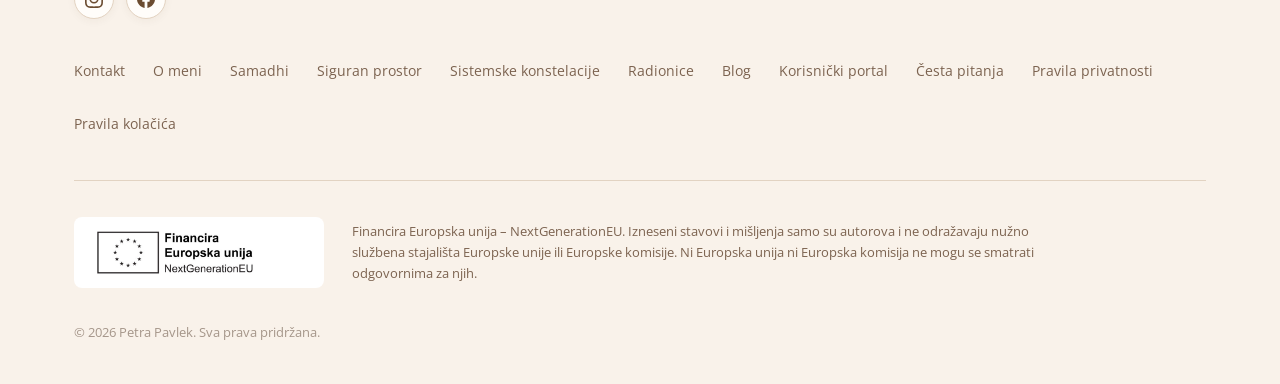
<file: portal.html>
<!DOCTYPE html>
<html lang="hr">
<head>
<meta charset="UTF-8">
<meta name="viewport" content="width=device-width, initial-scale=1.0">
<title>Korisnički portal | Petra Pavlek</title>
<link rel="preconnect" href="https://fonts.googleapis.com">
<link rel="preconnect" href="https://fonts.gstatic.com" crossorigin>
<link href="https://fonts.googleapis.com/css2?family=Lora:ital,wght@0,400;0,500;0,600;0,700;1,400&family=Open+Sans:wght@300;400;500;600;700&display=swap" rel="stylesheet">
<link rel="stylesheet" href="style.css?v=146">
</head>
<body class="fw">

<header>
  <div class="wrap nav">
    <a href="index.html" class="logo"><img src="img/logo-samadhi3.png" alt="Samadhi by Petra Pavlek"></a>
    <nav id="nav">
      <ul>
        <li><a href="omeni.html">O meni</a></li>
        <li><a href="samadhi.html">Samadhi</a></li>
        <li><a href="siguran-prostor.html">Siguran prostor</a></li>
        <li><a href="konstelacije.html">Sistemske konstelacije</a></li>
        <li><a href="radionice.html">Radionice</a></li>
        <li><a href="blog.html">Blog</a></li>
        <li><a href="kontakt.html" class="nav-cta">Rezerviraj termin</a></li>
      </ul>
    </nav>
    <button class="burger" onclick="document.getElementById('nav').classList.toggle('open')" aria-label="Izbornik">☰</button>
  </div>
</header>

<section class="page-hero">
  <div class="kicker">Korisnički portal</div>
  <h1>Tvoj prostor za rad na sebi.</h1>
  <p>Pristup materijalima, snimkama i rasporedu za polaznike programa.</p>
</section>

<section class="form-wrap">
  <div class="form-card">
    <h2>Prijava</h2>
    <p class="sub">Prijavi se podacima koje si dobio/la pri upisu u program.</p>
    <form onsubmit="event.preventDefault();this.innerHTML='<p class=\'form-success\'>Ovo je testna verzija — prijava još nije aktivna.</p>';">
      <div class="field">
        <label for="p-email">Email adresa</label>
        <input id="p-email" type="email" placeholder="ime@email.com" required>
      </div>
      <div class="field">
        <label for="p-pass">Lozinka</label>
        <input id="p-pass" type="password" placeholder="••••••••" required>
      </div>
      <button type="submit" class="btn">Prijavi se</button>
    </form>
    <p class="form-note">Zaboravljena lozinka? <a href="kontakt.html" style="text-decoration:underline;">Javi se ovdje.</a></p>
  </div>
</section>

<section class="choose">
  <h2>Želiš krenuti, ali nisi siguran/sigurna odakle?</h2>
  <p>Rezerviraj besplatni uvodni razgovor i zajedno ćemo otkriti koji program najbolje odgovara tvom trenutnom koraku.</p>
  <a href="kontakt.html" class="btn">Rezerviraj razgovor</a>
</section>

<footer>
  <div class="wrap">
    <div class="footer-top">
      <div>
        <div class="footer-brand">Petra Pavlek</div>
        <p>Povratak sebi — kroz tijelo, dah i svjesnost.</p>
        <div class="socials">
          <a href="https://www.instagram.com/my.samadhi/" target="_blank" rel="noopener" aria-label="Instagram">
            <svg viewBox="0 0 24 24" xmlns="http://www.w3.org/2000/svg"><path d="M12 2.2c3.2 0 3.58.01 4.85.07 1.17.05 1.8.25 2.23.41.56.22.96.48 1.38.9.42.42.68.82.9 1.38.16.42.36 1.06.41 2.23.06 1.27.07 1.65.07 4.85s-.01 3.58-.07 4.85c-.05 1.17-.25 1.8-.41 2.23-.22.56-.48.96-.9 1.38-.42.42-.82.68-1.38.9-.42.16-1.06.36-2.23.41-1.27.06-1.65.07-4.85.07s-3.58-.01-4.85-.07c-1.17-.05-1.8-.25-2.23-.41a3.72 3.72 0 0 1-1.38-.9 3.72 3.72 0 0 1-.9-1.38c-.16-.42-.36-1.06-.41-2.23C2.21 15.58 2.2 15.2 2.2 12s.01-3.58.07-4.85c.05-1.17.25-1.8.41-2.23.22-.56.48-.96.9-1.38.42-.42.82-.68 1.38-.9.42-.16 1.06-.36 2.23-.41C8.42 2.21 8.8 2.2 12 2.2M12 0C8.74 0 8.33.01 7.05.07 5.78.13 4.9.33 4.14.63c-.79.3-1.46.72-2.13 1.38A5.9 5.9 0 0 0 .63 4.14C.33 4.9.13 5.78.07 7.05.01 8.33 0 8.74 0 12s.01 3.67.07 4.95c.06 1.27.26 2.15.56 2.91.3.79.72 1.46 1.38 2.13.67.66 1.34 1.08 2.13 1.38.76.3 1.64.5 2.91.56C8.33 23.99 8.74 24 12 24s3.67-.01 4.95-.07c1.27-.06 2.15-.26 2.91-.56a5.9 5.9 0 0 0 2.13-1.38 5.9 5.9 0 0 0 1.38-2.13c.3-.76.5-1.64.56-2.91.06-1.28.07-1.69.07-4.95s-.01-3.67-.07-4.95c-.06-1.27-.26-2.15-.56-2.91a5.9 5.9 0 0 0-1.38-2.13A5.9 5.9 0 0 0 19.86.63c-.76-.3-1.64-.5-2.91-.56C15.67.01 15.26 0 12 0zm0 5.84A6.16 6.16 0 1 0 18.16 12 6.16 6.16 0 0 0 12 5.84zM12 16a4 4 0 1 1 4-4 4 4 0 0 1-4 4zm7.85-10.4a1.44 1.44 0 1 1-1.44-1.44 1.44 1.44 0 0 1 1.44 1.44z"/></svg>
          </a>
          <a href="https://www.facebook.com/profile.php?id=61577738253478" target="_blank" rel="noopener" aria-label="Facebook">
            <svg viewBox="0 0 24 24" xmlns="http://www.w3.org/2000/svg"><path d="M24 12.07C24 5.44 18.63.07 12 .07S0 5.44 0 12.07c0 5.99 4.39 10.95 10.13 11.85v-8.38H7.08v-3.47h3.05V9.43c0-3.01 1.79-4.67 4.53-4.67 1.31 0 2.69.23 2.69.23v2.96h-1.51c-1.49 0-1.96.92-1.96 1.87v2.25h3.33l-.53 3.47h-2.8v8.38C19.61 23.02 24 18.06 24 12.07z"/></svg>
          </a>
        </div>
      </div>
      <div class="footer-links">
        <a href="kontakt.html">Kontakt</a>
        <a href="omeni.html">O meni</a>
        <a href="samadhi.html">Samadhi</a>
        <a href="siguran-prostor.html">Siguran prostor</a>
        <a href="konstelacije.html">Sistemske konstelacije</a>
        <a href="radionice.html">Radionice</a>
        <a href="blog.html">Blog</a>
        <a href="portal.html">Korisnički portal</a>
        <a href="faq.html">Česta pitanja</a>
        <a href="privatnost.html">Pravila privatnosti</a>
        <a href="kolacici.html">Pravila kolačića</a>
      </div>
    </div>
    <div class="eu">
      <img src="img/eu-financira.jpg" alt="Financira Europska unija – NextGenerationEU">
      <p>Financira Europska unija – NextGenerationEU. Izneseni stavovi i mišljenja samo su autorova i ne odražavaju nužno službena stajališta Europske unije ili Europske komisije. Ni Europska unija ni Europska komisija ne mogu se smatrati odgovornima za njih.</p>
    </div>
    <div class="copy">© 2026 Petra Pavlek. Sva prava pridržana.</div>
  </div>
</footer>

</body>
</html>
</file>
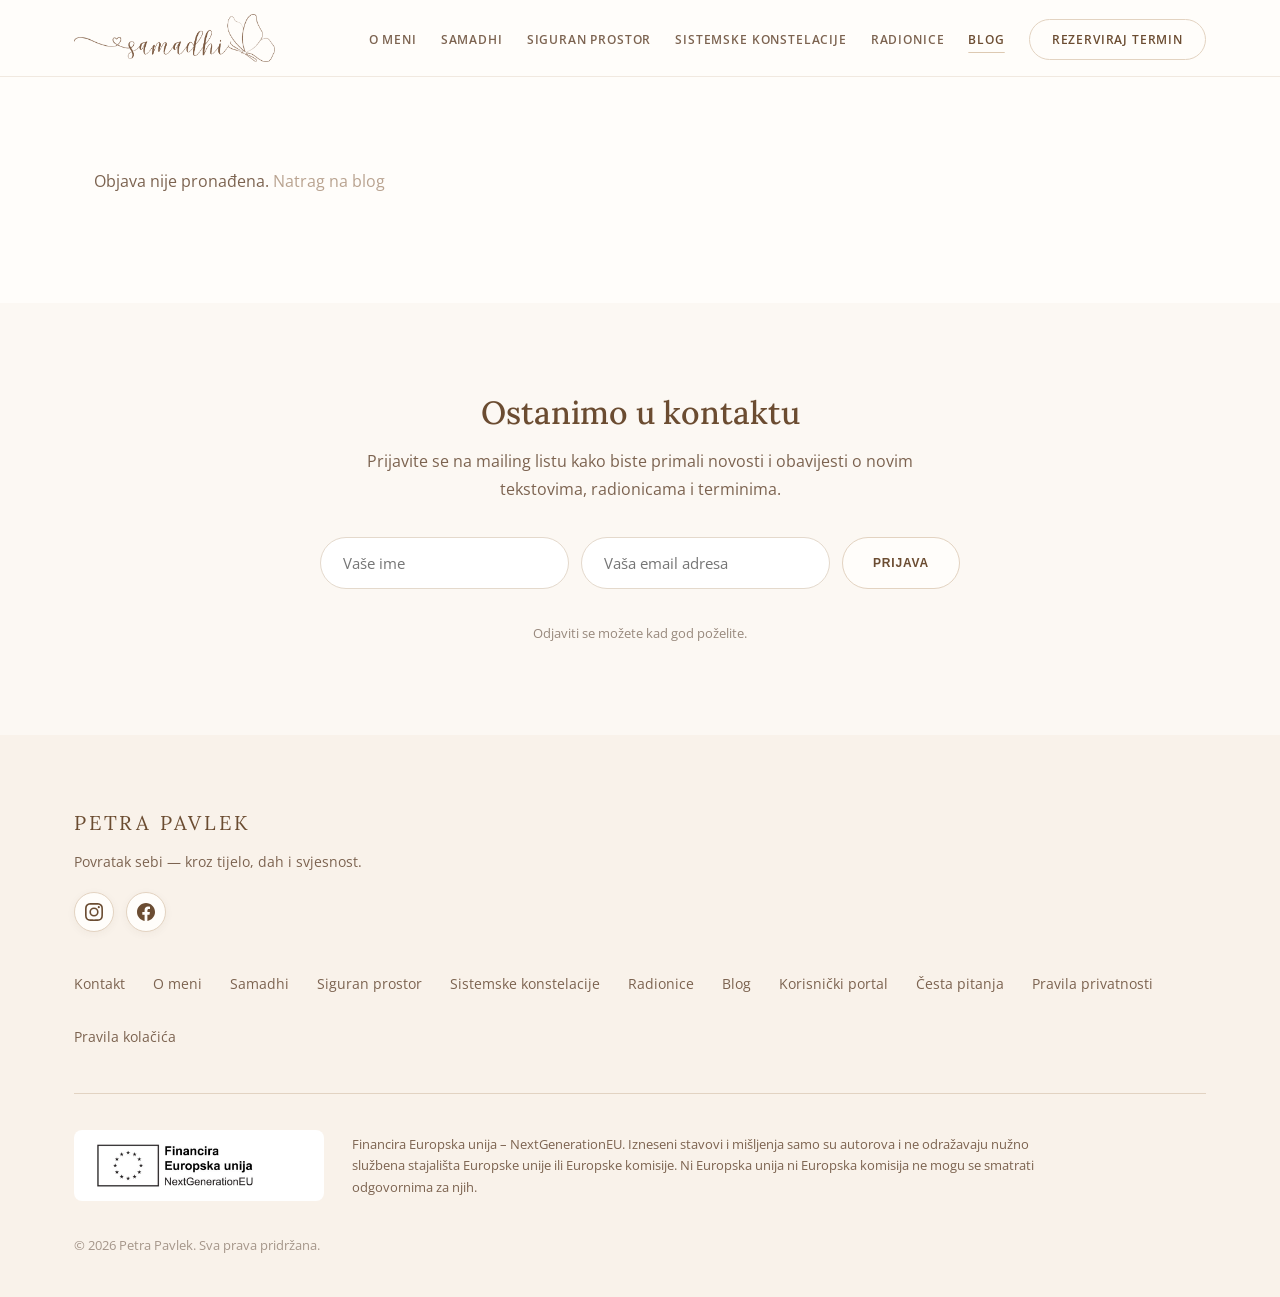
<file: post.html>
<!DOCTYPE html>
<html lang="hr">
<head>
<meta charset="UTF-8">
<meta name="viewport" content="width=device-width, initial-scale=1.0">
<title>Blog | Petra Pavlek</title>
<link rel="preconnect" href="https://fonts.googleapis.com">
<link rel="preconnect" href="https://fonts.gstatic.com" crossorigin>
<link href="https://fonts.googleapis.com/css2?family=Lora:ital,wght@0,400;0,500;0,600;0,700;1,400&family=Open+Sans:wght@300;400;500;600;700&display=swap" rel="stylesheet">
<link rel="stylesheet" href="style.css?v=146">
</head>
<body class="fw">

<header>
  <div class="wrap nav">
    <a href="index.html" class="logo"><img src="img/logo-samadhi3.png" alt="Samadhi by Petra Pavlek"></a>
    <nav id="nav">
      <ul>
        <li><a href="omeni.html">O meni</a></li>
        <li><a href="samadhi.html">Samadhi</a></li>
        <li><a href="siguran-prostor.html">Siguran prostor</a></li>
        <li><a href="konstelacije.html">Sistemske konstelacije</a></li>
        <li><a href="radionice.html">Radionice</a></li>
        <li><a href="blog.html" class="active">Blog</a></li>
        <li><a href="kontakt.html" class="nav-cta">Rezerviraj termin</a></li>
      </ul>
    </nav>
    <button class="burger" onclick="document.getElementById('nav').classList.toggle('open')" aria-label="Izbornik">☰</button>
  </div>
</header>

<article class="article" id="article">
  <p>Učitavam…</p>
</article>

<section class="newsletter" style="background:var(--light);">
  <h2>Ostanimo u kontaktu</h2>
  <p>Prijavite se na mailing listu kako biste primali novosti i obavijesti o novim tekstovima, radionicama i terminima.</p>
  <form class="nl-form" onsubmit="event.preventDefault();this.innerHTML='<p style=\'color:var(--teal);font-weight:600;margin:0 auto;\'>Hvala na prijavi!</p>';">
    <input type="text" placeholder="Vaše ime" required>
    <input type="email" placeholder="Vaša email adresa" required>
    <button type="submit">Prijava</button>
  </form>
  <p class="nl-note">Odjaviti se možete kad god poželite.</p>
</section>

<footer>
  <div class="wrap">
    <div class="footer-top">
      <div>
        <div class="footer-brand">Petra Pavlek</div>
        <p>Povratak sebi — kroz tijelo, dah i svjesnost.</p>
        <div class="socials">
          <a href="https://www.instagram.com/my.samadhi/" target="_blank" rel="noopener" aria-label="Instagram">
            <svg viewBox="0 0 24 24" xmlns="http://www.w3.org/2000/svg"><path d="M12 2.2c3.2 0 3.58.01 4.85.07 1.17.05 1.8.25 2.23.41.56.22.96.48 1.38.9.42.42.68.82.9 1.38.16.42.36 1.06.41 2.23.06 1.27.07 1.65.07 4.85s-.01 3.58-.07 4.85c-.05 1.17-.25 1.8-.41 2.23-.22.56-.48.96-.9 1.38-.42.42-.82.68-1.38.9-.42.16-1.06.36-2.23.41-1.27.06-1.65.07-4.85.07s-3.58-.01-4.85-.07c-1.17-.05-1.8-.25-2.23-.41a3.72 3.72 0 0 1-1.38-.9 3.72 3.72 0 0 1-.9-1.38c-.16-.42-.36-1.06-.41-2.23C2.21 15.58 2.2 15.2 2.2 12s.01-3.58.07-4.85c.05-1.17.25-1.8.41-2.23.22-.56.48-.96.9-1.38.42-.42.82-.68 1.38-.9.42-.16 1.06-.36 2.23-.41C8.42 2.21 8.8 2.2 12 2.2M12 0C8.74 0 8.33.01 7.05.07 5.78.13 4.9.33 4.14.63c-.79.3-1.46.72-2.13 1.38A5.9 5.9 0 0 0 .63 4.14C.33 4.9.13 5.78.07 7.05.01 8.33 0 8.74 0 12s.01 3.67.07 4.95c.06 1.27.26 2.15.56 2.91.3.79.72 1.46 1.38 2.13.67.66 1.34 1.08 2.13 1.38.76.3 1.64.5 2.91.56C8.33 23.99 8.74 24 12 24s3.67-.01 4.95-.07c1.27-.06 2.15-.26 2.91-.56a5.9 5.9 0 0 0 2.13-1.38 5.9 5.9 0 0 0 1.38-2.13c.3-.76.5-1.64.56-2.91.06-1.28.07-1.69.07-4.95s-.01-3.67-.07-4.95c-.06-1.27-.26-2.15-.56-2.91a5.9 5.9 0 0 0-1.38-2.13A5.9 5.9 0 0 0 19.86.63c-.76-.3-1.64-.5-2.91-.56C15.67.01 15.26 0 12 0zm0 5.84A6.16 6.16 0 1 0 18.16 12 6.16 6.16 0 0 0 12 5.84zM12 16a4 4 0 1 1 4-4 4 4 0 0 1-4 4zm7.85-10.4a1.44 1.44 0 1 1-1.44-1.44 1.44 1.44 0 0 1 1.44 1.44z"/></svg>
          </a>
          <a href="https://www.facebook.com/profile.php?id=61577738253478" target="_blank" rel="noopener" aria-label="Facebook">
            <svg viewBox="0 0 24 24" xmlns="http://www.w3.org/2000/svg"><path d="M24 12.07C24 5.44 18.63.07 12 .07S0 5.44 0 12.07c0 5.99 4.39 10.95 10.13 11.85v-8.38H7.08v-3.47h3.05V9.43c0-3.01 1.79-4.67 4.53-4.67 1.31 0 2.69.23 2.69.23v2.96h-1.51c-1.49 0-1.96.92-1.96 1.87v2.25h3.33l-.53 3.47h-2.8v8.38C19.61 23.02 24 18.06 24 12.07z"/></svg>
          </a>
        </div>
      </div>
      <div class="footer-links">
        <a href="kontakt.html">Kontakt</a>
        <a href="omeni.html">O meni</a>
        <a href="samadhi.html">Samadhi</a>
        <a href="siguran-prostor.html">Siguran prostor</a>
        <a href="konstelacije.html">Sistemske konstelacije</a>
        <a href="radionice.html">Radionice</a>
        <a href="blog.html">Blog</a>
        <a href="portal.html">Korisnički portal</a>
        <a href="faq.html">Česta pitanja</a>
        <a href="privatnost.html">Pravila privatnosti</a>
        <a href="kolacici.html">Pravila kolačića</a>
      </div>
    </div>
    <div class="eu">
      <img src="img/eu-financira.jpg" alt="Financira Europska unija – NextGenerationEU">
      <p>Financira Europska unija – NextGenerationEU. Izneseni stavovi i mišljenja samo su autorova i ne odražavaju nužno službena stajališta Europske unije ili Europske komisije. Ni Europska unija ni Europska komisija ne mogu se smatrati odgovornima za njih.</p>
    </div>
    <div class="copy">© 2026 Petra Pavlek. Sva prava pridržana.</div>
  </div>
</footer>

<script>
(function(){
  var slug = (new URLSearchParams(location.search).get('slug') || '').replace(/[^a-z0-9-]/g, '');
  var el = document.getElementById('article');
  if (!slug) { el.innerHTML = '<p>Objava nije pronađena. <a href="blog.html" style="color:var(--teal);">Natrag na blog</a></p>'; return; }

  function render(p){
    document.title = p.title + ' | Petra Pavlek';
    el.innerHTML = '';
    var tag = document.createElement('div'); tag.className = 'tag'; tag.textContent = 'Blog' + (p.date ? ' · ' + p.date : '');
    var h1 = document.createElement('h1'); h1.textContent = p.title;
    el.appendChild(tag); el.appendChild(h1);
    if (p.cover) { var im = document.createElement('img'); im.src = p.cover; im.alt = p.title; im.className = 'cover'; el.appendChild(im); }
    var body = document.createElement('div'); body.innerHTML = p.html; el.appendChild(body);
    var back = document.createElement('p'); back.style.marginTop = '36px';
    back.innerHTML = '<a href="blog.html" class="btn-outline">← Natrag na blog</a>';
    el.appendChild(back);
  }

  fetch('posts/' + slug + '.json', {cache:'no-store'})
    .then(function(r){ if (!r.ok) throw 0; return r.json(); })
    .then(render)
    .catch(function(){
      fetch('/api/blog?slug=' + slug, {cache:'no-store'})
        .then(function(r){ if (!r.ok) throw 0; return r.json(); })
        .then(render)
        .catch(function(){ el.innerHTML = '<p>Objava nije pronađena. <a href="blog.html" style="color:var(--teal);">Natrag na blog</a></p>'; });
    });
})();
</script>

</body>
</html>
</file>
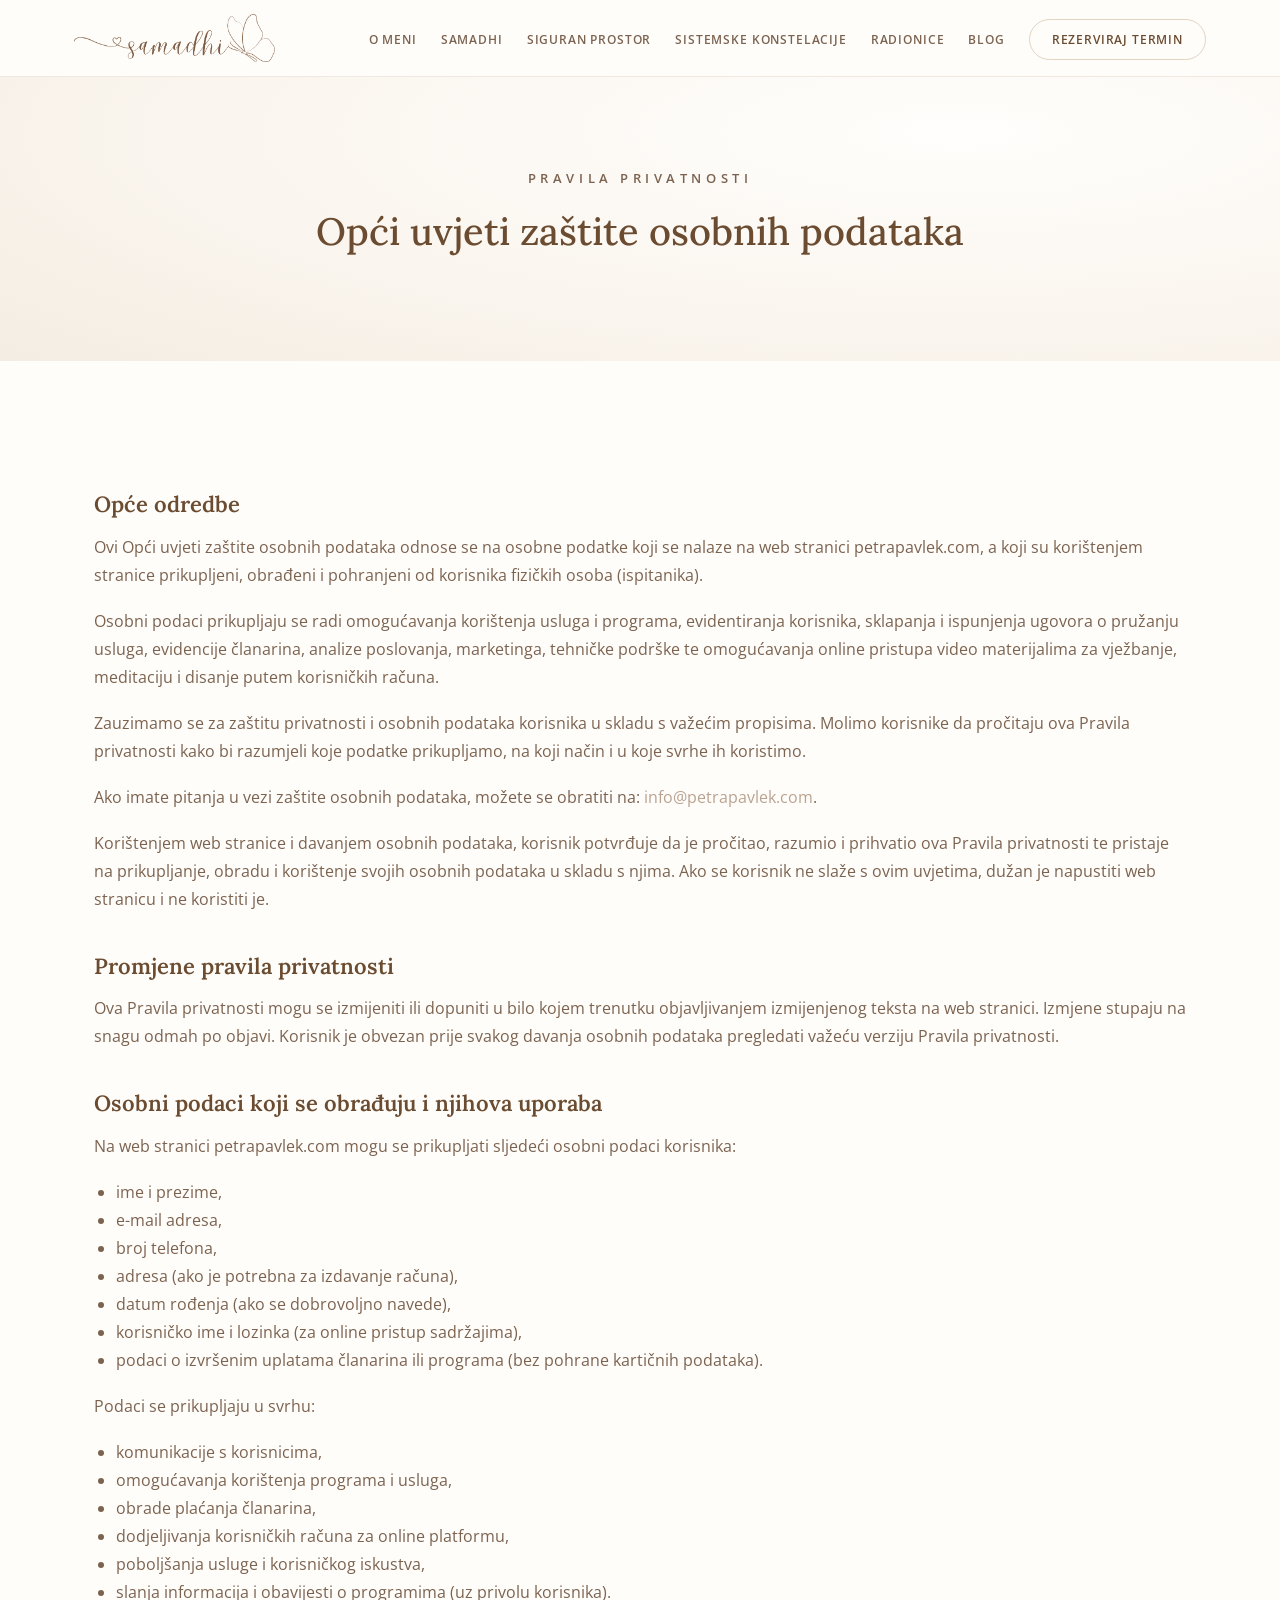
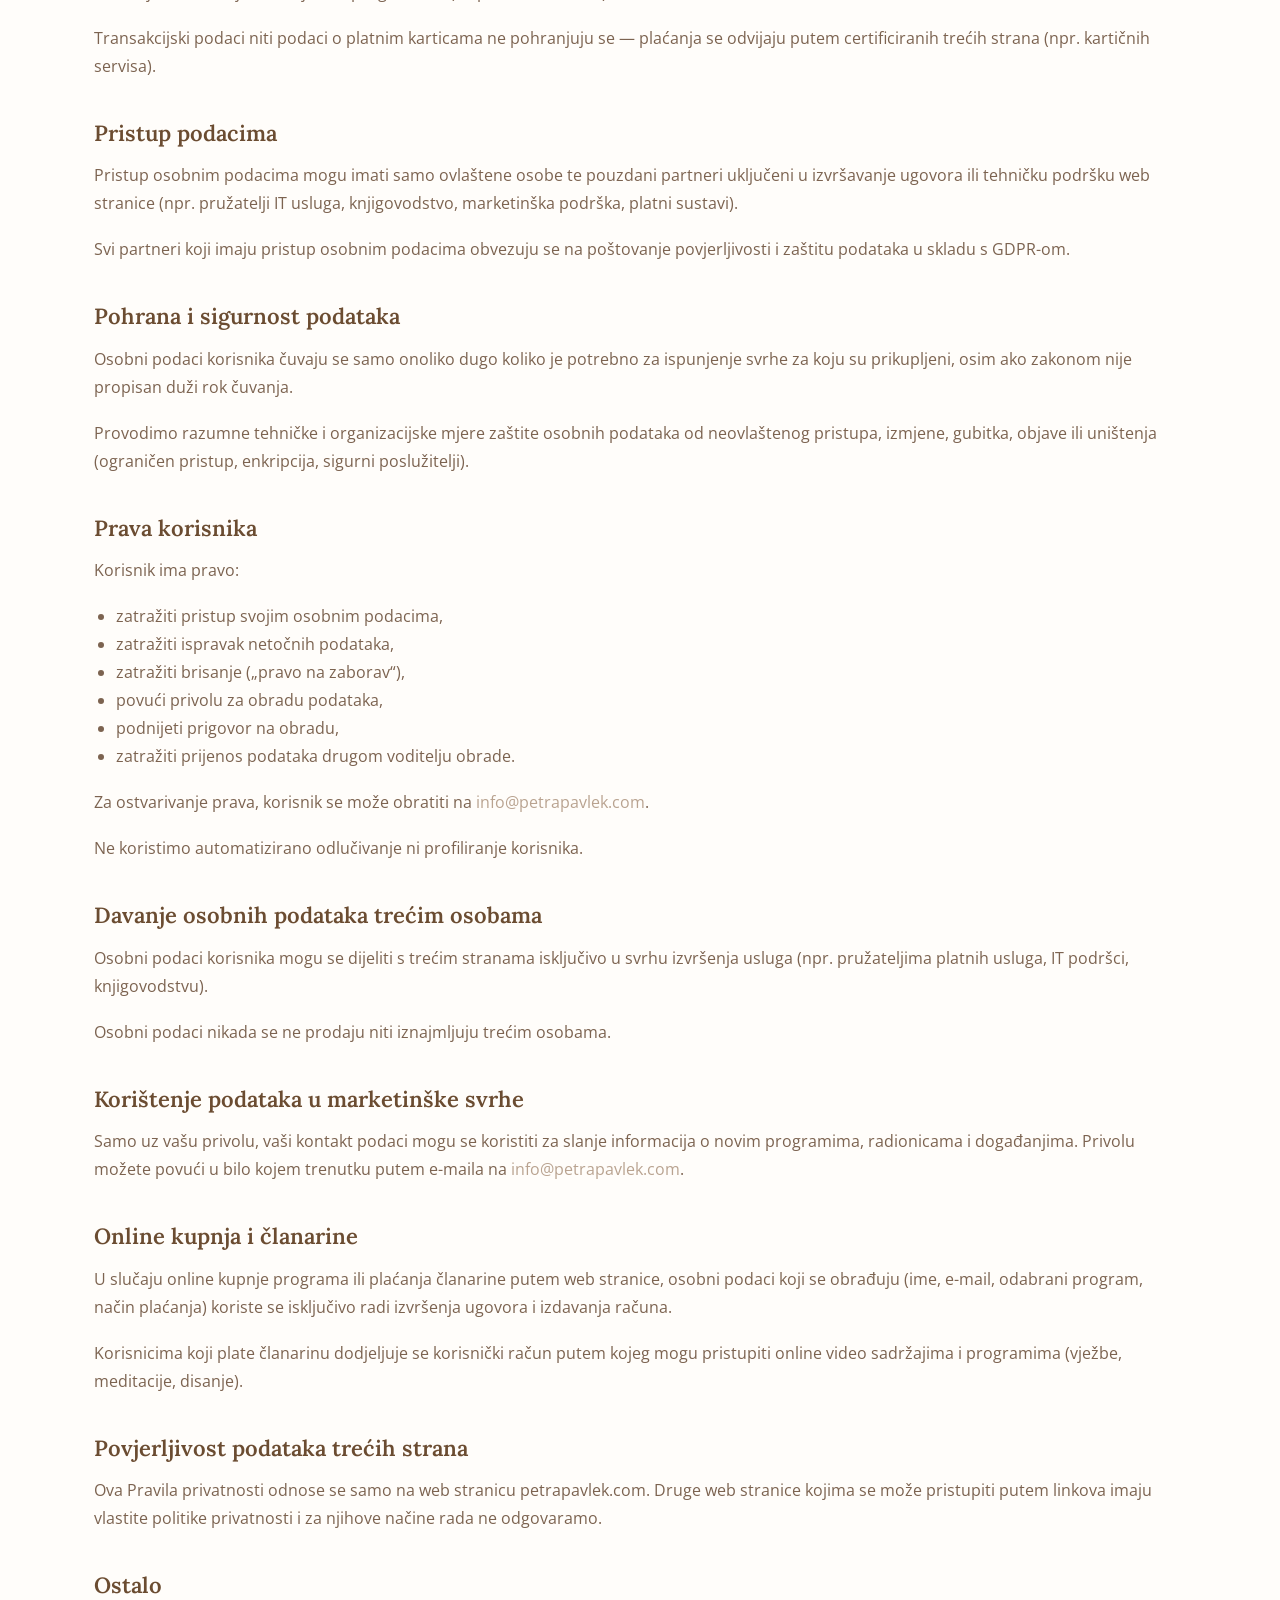
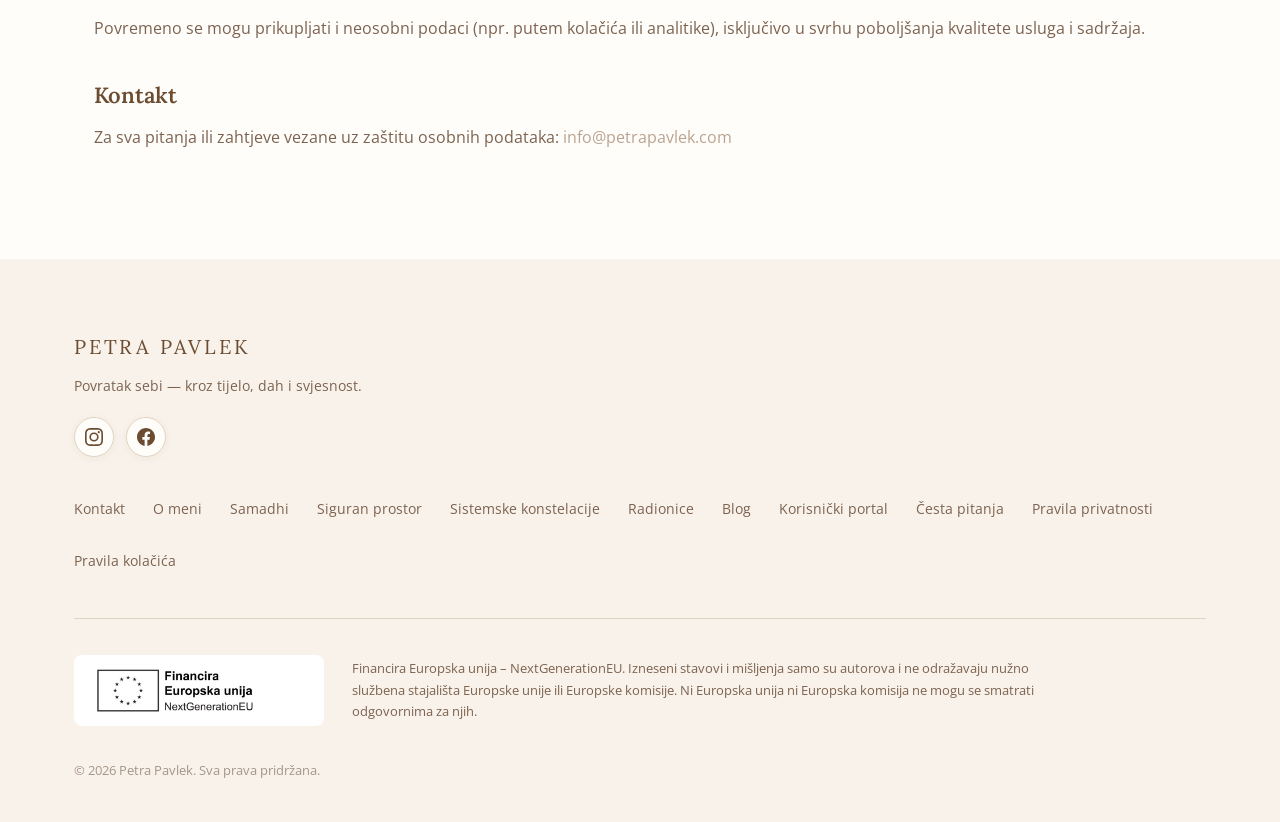
<file: privatnost.html>
<!DOCTYPE html>
<html lang="hr">
<head>
<meta charset="UTF-8">
<meta name="viewport" content="width=device-width, initial-scale=1.0">
<title>Pravila privatnosti | Petra Pavlek</title>
<link rel="preconnect" href="https://fonts.googleapis.com">
<link rel="preconnect" href="https://fonts.gstatic.com" crossorigin>
<link href="https://fonts.googleapis.com/css2?family=Lora:ital,wght@0,400;0,500;0,600;0,700;1,400&family=Open+Sans:wght@300;400;500;600;700&display=swap" rel="stylesheet">
<link rel="stylesheet" href="style.css?v=146">
</head>
<body class="fw">

<header>
  <div class="wrap nav">
    <a href="index.html" class="logo"><img src="img/logo-samadhi3.png" alt="Samadhi by Petra Pavlek"></a>
    <nav id="nav">
      <ul>
        <li><a href="omeni.html">O meni</a></li>
        <li><a href="samadhi.html">Samadhi</a></li>
        <li><a href="siguran-prostor.html">Siguran prostor</a></li>
        <li><a href="konstelacije.html">Sistemske konstelacije</a></li>
        <li><a href="radionice.html">Radionice</a></li>
        <li><a href="blog.html">Blog</a></li>
        <li><a href="kontakt.html" class="nav-cta">Rezerviraj termin</a></li>
      </ul>
    </nav>
    <button class="burger" onclick="document.getElementById('nav').classList.toggle('open')" aria-label="Izbornik">☰</button>
  </div>
</header>

<section class="page-hero">
  <div class="kicker">Pravila privatnosti</div>
  <h1>Opći uvjeti zaštite osobnih podataka</h1>
</section>

<article class="article">

  <h2>Opće odredbe</h2>
  <p>Ovi Opći uvjeti zaštite osobnih podataka odnose se na osobne podatke koji se nalaze na web stranici petrapavlek.com, a koji su korištenjem stranice prikupljeni, obrađeni i pohranjeni od korisnika fizičkih osoba (ispitanika).</p>
  <p>Osobni podaci prikupljaju se radi omogućavanja korištenja usluga i programa, evidentiranja korisnika, sklapanja i ispunjenja ugovora o pružanju usluga, evidencije članarina, analize poslovanja, marketinga, tehničke podrške te omogućavanja online pristupa video materijalima za vježbanje, meditaciju i disanje putem korisničkih računa.</p>
  <p>Zauzimamo se za zaštitu privatnosti i osobnih podataka korisnika u skladu s važećim propisima. Molimo korisnike da pročitaju ova Pravila privatnosti kako bi razumjeli koje podatke prikupljamo, na koji način i u koje svrhe ih koristimo.</p>
  <p>Ako imate pitanja u vezi zaštite osobnih podataka, možete se obratiti na: <a href="mailto:info@petrapavlek.com" style="color:var(--teal);">info@petrapavlek.com</a>.</p>
  <p>Korištenjem web stranice i davanjem osobnih podataka, korisnik potvrđuje da je pročitao, razumio i prihvatio ova Pravila privatnosti te pristaje na prikupljanje, obradu i korištenje svojih osobnih podataka u skladu s njima. Ako se korisnik ne slaže s ovim uvjetima, dužan je napustiti web stranicu i ne koristiti je.</p>

  <h2>Promjene pravila privatnosti</h2>
  <p>Ova Pravila privatnosti mogu se izmijeniti ili dopuniti u bilo kojem trenutku objavljivanjem izmijenjenog teksta na web stranici. Izmjene stupaju na snagu odmah po objavi. Korisnik je obvezan prije svakog davanja osobnih podataka pregledati važeću verziju Pravila privatnosti.</p>

  <h2>Osobni podaci koji se obrađuju i njihova uporaba</h2>
  <p>Na web stranici petrapavlek.com mogu se prikupljati sljedeći osobni podaci korisnika:</p>
  <ul style="margin:0 0 18px 22px;">
    <li>ime i prezime,</li>
    <li>e-mail adresa,</li>
    <li>broj telefona,</li>
    <li>adresa (ako je potrebna za izdavanje računa),</li>
    <li>datum rođenja (ako se dobrovoljno navede),</li>
    <li>korisničko ime i lozinka (za online pristup sadržajima),</li>
    <li>podaci o izvršenim uplatama članarina ili programa (bez pohrane kartičnih podataka).</li>
  </ul>
  <p>Podaci se prikupljaju u svrhu:</p>
  <ul style="margin:0 0 18px 22px;">
    <li>komunikacije s korisnicima,</li>
    <li>omogućavanja korištenja programa i usluga,</li>
    <li>obrade plaćanja članarina,</li>
    <li>dodjeljivanja korisničkih računa za online platformu,</li>
    <li>poboljšanja usluge i korisničkog iskustva,</li>
    <li>slanja informacija i obavijesti o programima (uz privolu korisnika).</li>
  </ul>
  <p>Transakcijski podaci niti podaci o platnim karticama ne pohranjuju se — plaćanja se odvijaju putem certificiranih trećih strana (npr. kartičnih servisa).</p>

  <h2>Pristup podacima</h2>
  <p>Pristup osobnim podacima mogu imati samo ovlaštene osobe te pouzdani partneri uključeni u izvršavanje ugovora ili tehničku podršku web stranice (npr. pružatelji IT usluga, knjigovodstvo, marketinška podrška, platni sustavi).</p>
  <p>Svi partneri koji imaju pristup osobnim podacima obvezuju se na poštovanje povjerljivosti i zaštitu podataka u skladu s GDPR-om.</p>

  <h2>Pohrana i sigurnost podataka</h2>
  <p>Osobni podaci korisnika čuvaju se samo onoliko dugo koliko je potrebno za ispunjenje svrhe za koju su prikupljeni, osim ako zakonom nije propisan duži rok čuvanja.</p>
  <p>Provodimo razumne tehničke i organizacijske mjere zaštite osobnih podataka od neovlaštenog pristupa, izmjene, gubitka, objave ili uništenja (ograničen pristup, enkripcija, sigurni poslužitelji).</p>

  <h2>Prava korisnika</h2>
  <p>Korisnik ima pravo:</p>
  <ul style="margin:0 0 18px 22px;">
    <li>zatražiti pristup svojim osobnim podacima,</li>
    <li>zatražiti ispravak netočnih podataka,</li>
    <li>zatražiti brisanje („pravo na zaborav“),</li>
    <li>povući privolu za obradu podataka,</li>
    <li>podnijeti prigovor na obradu,</li>
    <li>zatražiti prijenos podataka drugom voditelju obrade.</li>
  </ul>
  <p>Za ostvarivanje prava, korisnik se može obratiti na <a href="mailto:info@petrapavlek.com" style="color:var(--teal);">info@petrapavlek.com</a>.</p>
  <p>Ne koristimo automatizirano odlučivanje ni profiliranje korisnika.</p>

  <h2>Davanje osobnih podataka trećim osobama</h2>
  <p>Osobni podaci korisnika mogu se dijeliti s trećim stranama isključivo u svrhu izvršenja usluga (npr. pružateljima platnih usluga, IT podršci, knjigovodstvu).</p>
  <p>Osobni podaci nikada se ne prodaju niti iznajmljuju trećim osobama.</p>

  <h2>Korištenje podataka u marketinške svrhe</h2>
  <p>Samo uz vašu privolu, vaši kontakt podaci mogu se koristiti za slanje informacija o novim programima, radionicama i događanjima. Privolu možete povući u bilo kojem trenutku putem e-maila na <a href="mailto:info@petrapavlek.com" style="color:var(--teal);">info@petrapavlek.com</a>.</p>

  <h2>Online kupnja i članarine</h2>
  <p>U slučaju online kupnje programa ili plaćanja članarine putem web stranice, osobni podaci koji se obrađuju (ime, e-mail, odabrani program, način plaćanja) koriste se isključivo radi izvršenja ugovora i izdavanja računa.</p>
  <p>Korisnicima koji plate članarinu dodjeljuje se korisnički račun putem kojeg mogu pristupiti online video sadržajima i programima (vježbe, meditacije, disanje).</p>

  <h2>Povjerljivost podataka trećih strana</h2>
  <p>Ova Pravila privatnosti odnose se samo na web stranicu petrapavlek.com. Druge web stranice kojima se može pristupiti putem linkova imaju vlastite politike privatnosti i za njihove načine rada ne odgovaramo.</p>

  <h2>Ostalo</h2>
  <p>Povremeno se mogu prikupljati i neosobni podaci (npr. putem kolačića ili analitike), isključivo u svrhu poboljšanja kvalitete usluga i sadržaja.</p>

  <h2>Kontakt</h2>
  <p>Za sva pitanja ili zahtjeve vezane uz zaštitu osobnih podataka: <a href="mailto:info@petrapavlek.com" style="color:var(--teal);">info@petrapavlek.com</a></p>

</article>

<footer>
  <div class="wrap">
    <div class="footer-top">
      <div>
        <div class="footer-brand">Petra Pavlek</div>
        <p>Povratak sebi — kroz tijelo, dah i svjesnost.</p>
        <div class="socials">
          <a href="https://www.instagram.com/my.samadhi/" target="_blank" rel="noopener" aria-label="Instagram">
            <svg viewBox="0 0 24 24" xmlns="http://www.w3.org/2000/svg"><path d="M12 2.2c3.2 0 3.58.01 4.85.07 1.17.05 1.8.25 2.23.41.56.22.96.48 1.38.9.42.42.68.82.9 1.38.16.42.36 1.06.41 2.23.06 1.27.07 1.65.07 4.85s-.01 3.58-.07 4.85c-.05 1.17-.25 1.8-.41 2.23-.22.56-.48.96-.9 1.38-.42.42-.82.68-1.38.9-.42.16-1.06.36-2.23.41-1.27.06-1.65.07-4.85.07s-3.58-.01-4.85-.07c-1.17-.05-1.8-.25-2.23-.41a3.72 3.72 0 0 1-1.38-.9 3.72 3.72 0 0 1-.9-1.38c-.16-.42-.36-1.06-.41-2.23C2.21 15.58 2.2 15.2 2.2 12s.01-3.58.07-4.85c.05-1.17.25-1.8.41-2.23.22-.56.48-.96.9-1.38.42-.42.82-.68 1.38-.9.42-.16 1.06-.36 2.23-.41C8.42 2.21 8.8 2.2 12 2.2M12 0C8.74 0 8.33.01 7.05.07 5.78.13 4.9.33 4.14.63c-.79.3-1.46.72-2.13 1.38A5.9 5.9 0 0 0 .63 4.14C.33 4.9.13 5.78.07 7.05.01 8.33 0 8.74 0 12s.01 3.67.07 4.95c.06 1.27.26 2.15.56 2.91.3.79.72 1.46 1.38 2.13.67.66 1.34 1.08 2.13 1.38.76.3 1.64.5 2.91.56C8.33 23.99 8.74 24 12 24s3.67-.01 4.95-.07c1.27-.06 2.15-.26 2.91-.56a5.9 5.9 0 0 0 2.13-1.38 5.9 5.9 0 0 0 1.38-2.13c.3-.76.5-1.64.56-2.91.06-1.28.07-1.69.07-4.95s-.01-3.67-.07-4.95c-.06-1.27-.26-2.15-.56-2.91a5.9 5.9 0 0 0-1.38-2.13A5.9 5.9 0 0 0 19.86.63c-.76-.3-1.64-.5-2.91-.56C15.67.01 15.26 0 12 0zm0 5.84A6.16 6.16 0 1 0 18.16 12 6.16 6.16 0 0 0 12 5.84zM12 16a4 4 0 1 1 4-4 4 4 0 0 1-4 4zm7.85-10.4a1.44 1.44 0 1 1-1.44-1.44 1.44 1.44 0 0 1 1.44 1.44z"/></svg>
          </a>
          <a href="https://www.facebook.com/profile.php?id=61577738253478" target="_blank" rel="noopener" aria-label="Facebook">
            <svg viewBox="0 0 24 24" xmlns="http://www.w3.org/2000/svg"><path d="M24 12.07C24 5.44 18.63.07 12 .07S0 5.44 0 12.07c0 5.99 4.39 10.95 10.13 11.85v-8.38H7.08v-3.47h3.05V9.43c0-3.01 1.79-4.67 4.53-4.67 1.31 0 2.69.23 2.69.23v2.96h-1.51c-1.49 0-1.96.92-1.96 1.87v2.25h3.33l-.53 3.47h-2.8v8.38C19.61 23.02 24 18.06 24 12.07z"/></svg>
          </a>
        </div>
      </div>
      <div class="footer-links">
        <a href="kontakt.html">Kontakt</a>
        <a href="omeni.html">O meni</a>
        <a href="samadhi.html">Samadhi</a>
        <a href="siguran-prostor.html">Siguran prostor</a>
        <a href="konstelacije.html">Sistemske konstelacije</a>
        <a href="radionice.html">Radionice</a>
        <a href="blog.html">Blog</a>
        <a href="portal.html">Korisnički portal</a>
        <a href="faq.html">Česta pitanja</a>
        <a href="privatnost.html">Pravila privatnosti</a>
        <a href="kolacici.html">Pravila kolačića</a>
      </div>
    </div>
    <div class="eu">
      <img src="img/eu-financira.jpg" alt="Financira Europska unija – NextGenerationEU">
      <p>Financira Europska unija – NextGenerationEU. Izneseni stavovi i mišljenja samo su autorova i ne odražavaju nužno službena stajališta Europske unije ili Europske komisije. Ni Europska unija ni Europska komisija ne mogu se smatrati odgovornima za njih.</p>
    </div>
    <div class="copy">© 2026 Petra Pavlek. Sva prava pridržana.</div>
  </div>
</footer>

</body>
</html>
</file>
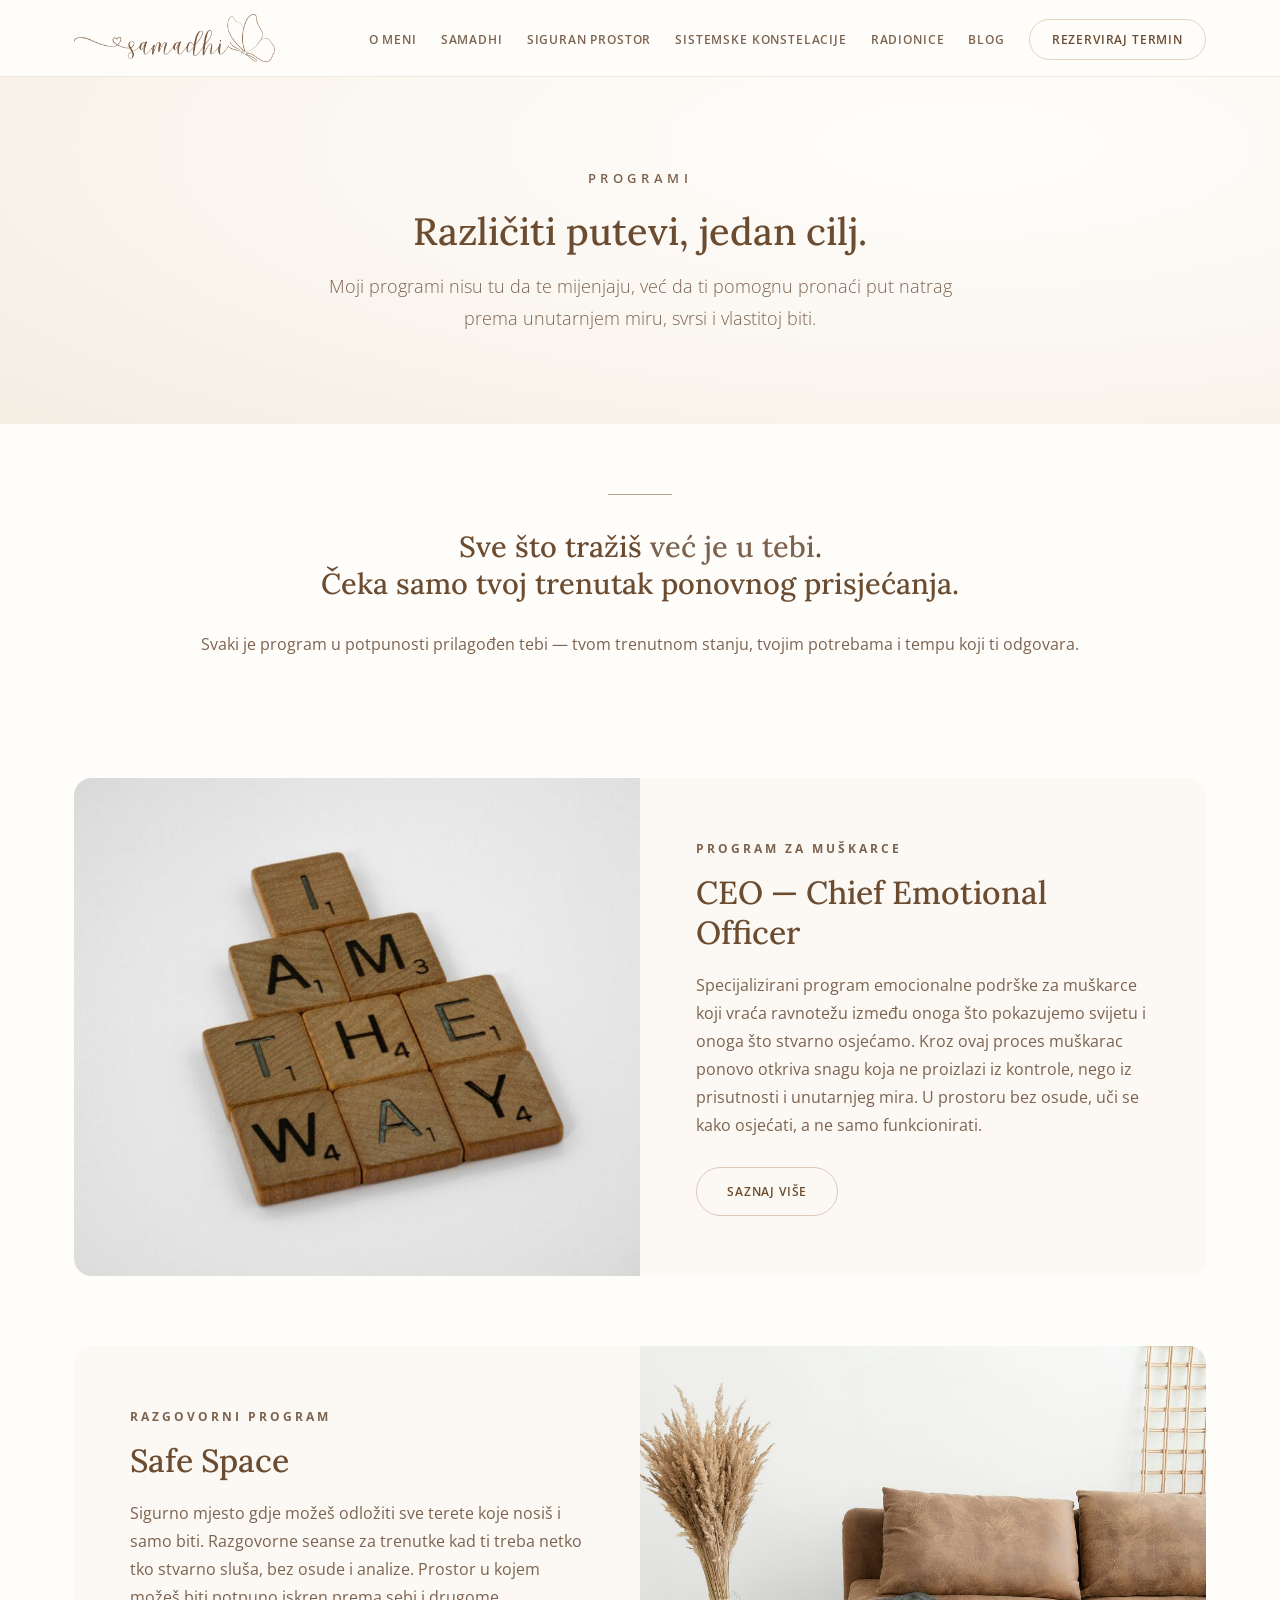
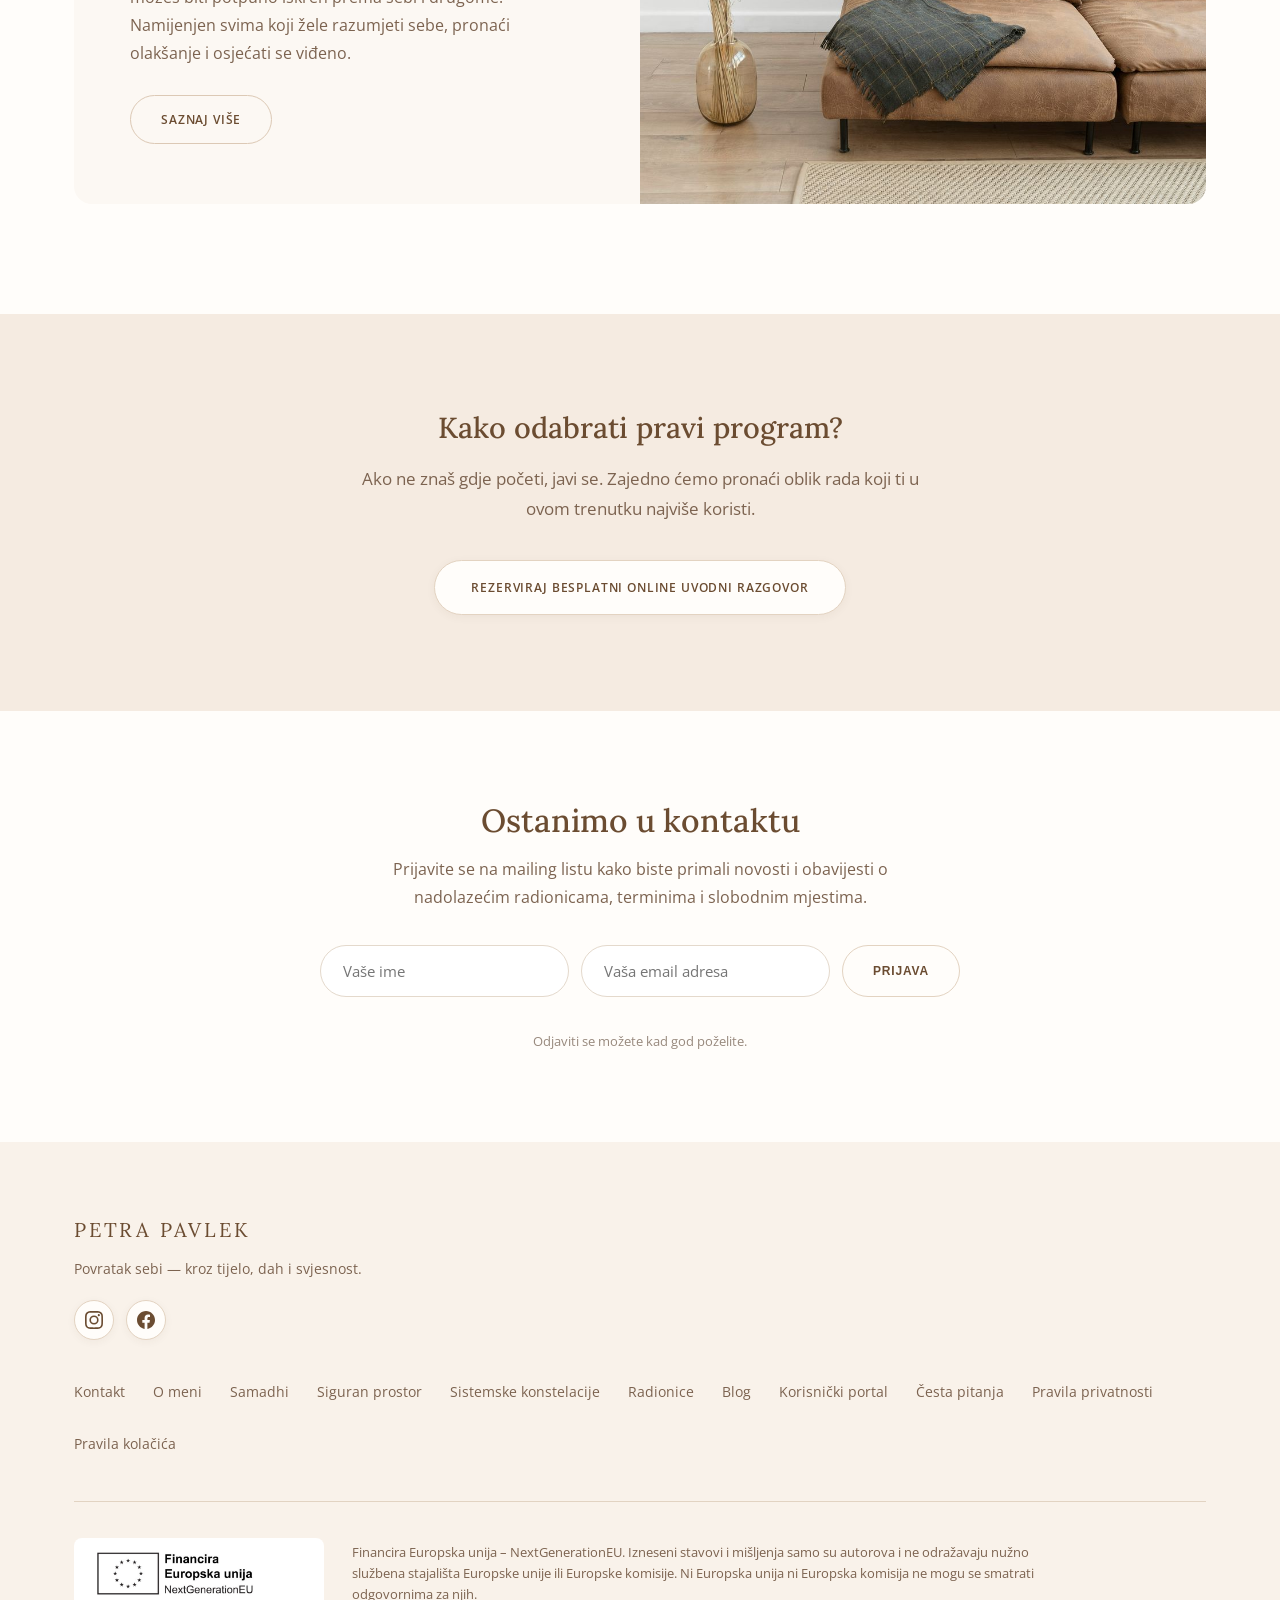
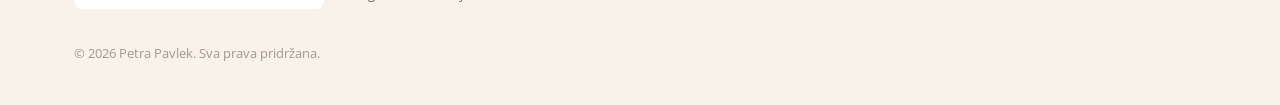
<file: programi.html>
<!DOCTYPE html>
<html lang="hr">
<head>
<meta charset="UTF-8">
<meta name="viewport" content="width=device-width, initial-scale=1.0">
<title>Programi | Petra Pavlek</title>
<link rel="preconnect" href="https://fonts.googleapis.com">
<link rel="preconnect" href="https://fonts.gstatic.com" crossorigin>
<link href="https://fonts.googleapis.com/css2?family=Lora:ital,wght@0,400;0,500;0,600;0,700;1,400&family=Open+Sans:wght@300;400;500;600;700&display=swap" rel="stylesheet">
<link rel="stylesheet" href="style.css?v=146">
</head>
<body class="fw">

<header>
  <div class="wrap nav">
    <a href="index.html" class="logo"><img src="img/logo-samadhi3.png" alt="Samadhi by Petra Pavlek"></a>
    <nav id="nav">
      <ul>
        <li><a href="omeni.html">O meni</a></li>
        <li><a href="samadhi.html">Samadhi</a></li>
        <li><a href="siguran-prostor.html">Siguran prostor</a></li>
        <li><a href="konstelacije.html">Sistemske konstelacije</a></li>
        <li><a href="radionice.html">Radionice</a></li>
        <li><a href="blog.html">Blog</a></li>
        <li><a href="kontakt.html" class="nav-cta">Rezerviraj termin</a></li>
      </ul>
    </nav>
    <button class="burger" onclick="document.getElementById('nav').classList.toggle('open')" aria-label="Izbornik">☰</button>
  </div>
</header>

<section class="page-hero">
  <div class="kicker">Programi</div>
  <h1>Različiti putevi, jedan cilj.</h1>
  <p class="lead">Moji programi nisu tu da te mijenjaju, već da ti pomognu pronaći put natrag prema unutarnjem miru, svrsi i vlastitoj biti.</p>
</section>

<section class="intro" style="padding-top:70px;">
  <div class="wrap">
    <div class="rule"></div>
    <h2>Sve što tražiš <em>već je u tebi</em>.<br>Čeka samo tvoj trenutak ponovnog prisjećanja.</h2>
    <p>Svaki je program u potpunosti prilagođen tebi — tvom trenutnom stanju, tvojim potrebama i tempu koji ti odgovara.</p>
  </div>
</section>

<section class="programs">
  <div class="wrap">

    <div class="program" id="ceo" style="scroll-margin-top:90px;">
      <div class="program-img" style="background-image:url('img/ceo.jpg')"></div>
      <div class="program-body">
        <div class="tag">Program za muškarce</div>
        <h3>CEO — Chief Emotional Officer</h3>
        <p>Specijalizirani program emocionalne podrške za muškarce koji vraća ravnotežu između onoga što pokazujemo svijetu i onoga što stvarno osjećamo. Kroz ovaj proces muškarac ponovo otkriva snagu koja ne proizlazi iz kontrole, nego iz prisutnosti i unutarnjeg mira. U prostoru bez osude, uči se kako osjećati, a ne samo funkcionirati.</p>
        <a href="kontakt.html" class="btn-outline">Saznaj više</a>
      </div>
    </div>

    <div class="program" id="safe-space" style="scroll-margin-top:90px;">
      <div class="program-img" style="background-image:url('img/razgovor.jpg')"></div>
      <div class="program-body">
        <div class="tag">Razgovorni program</div>
        <h3>Safe Space</h3>
        <p>Sigurno mjesto gdje možeš odložiti sve terete koje nosiš i samo biti. Razgovorne seanse za trenutke kad ti treba netko tko stvarno sluša, bez osude i analize. Prostor u kojem možeš biti potpuno iskren prema sebi i drugome. Namijenjen svima koji žele razumjeti sebe, pronaći olakšanje i osjećati se viđeno.</p>
        <a href="kontakt.html" class="btn-outline">Saznaj više</a>
      </div>
    </div>

  </div>
</section>

<section class="choose">
  <h2>Kako odabrati pravi program?</h2>
  <p>Ako ne znaš gdje početi, javi se. Zajedno ćemo pronaći oblik rada koji ti u ovom trenutku najviše koristi.</p>
  <a href="kontakt.html" class="btn">Rezerviraj besplatni online uvodni razgovor</a>
</section>

<section class="newsletter">
  <h2>Ostanimo u kontaktu</h2>
  <p>Prijavite se na mailing listu kako biste primali novosti i obavijesti o nadolazećim radionicama, terminima i slobodnim mjestima.</p>
  <form class="nl-form" onsubmit="event.preventDefault();this.innerHTML='<p style=\'color:var(--teal);font-weight:600;margin:0 auto;\'>Hvala na prijavi!</p>';">
    <input type="text" placeholder="Vaše ime" required>
    <input type="email" placeholder="Vaša email adresa" required>
    <button type="submit">Prijava</button>
  </form>
  <p class="nl-note">Odjaviti se možete kad god poželite.</p>
</section>

<footer>
  <div class="wrap">
    <div class="footer-top">
      <div>
        <div class="footer-brand">Petra Pavlek</div>
        <p>Povratak sebi — kroz tijelo, dah i svjesnost.</p>
        <div class="socials">
          <a href="https://www.instagram.com/my.samadhi/" target="_blank" rel="noopener" aria-label="Instagram">
            <svg viewBox="0 0 24 24" xmlns="http://www.w3.org/2000/svg"><path d="M12 2.2c3.2 0 3.58.01 4.85.07 1.17.05 1.8.25 2.23.41.56.22.96.48 1.38.9.42.42.68.82.9 1.38.16.42.36 1.06.41 2.23.06 1.27.07 1.65.07 4.85s-.01 3.58-.07 4.85c-.05 1.17-.25 1.8-.41 2.23-.22.56-.48.96-.9 1.38-.42.42-.82.68-1.38.9-.42.16-1.06.36-2.23.41-1.27.06-1.65.07-4.85.07s-3.58-.01-4.85-.07c-1.17-.05-1.8-.25-2.23-.41a3.72 3.72 0 0 1-1.38-.9 3.72 3.72 0 0 1-.9-1.38c-.16-.42-.36-1.06-.41-2.23C2.21 15.58 2.2 15.2 2.2 12s.01-3.58.07-4.85c.05-1.17.25-1.8.41-2.23.22-.56.48-.96.9-1.38.42-.42.82-.68 1.38-.9.42-.16 1.06-.36 2.23-.41C8.42 2.21 8.8 2.2 12 2.2M12 0C8.74 0 8.33.01 7.05.07 5.78.13 4.9.33 4.14.63c-.79.3-1.46.72-2.13 1.38A5.9 5.9 0 0 0 .63 4.14C.33 4.9.13 5.78.07 7.05.01 8.33 0 8.74 0 12s.01 3.67.07 4.95c.06 1.27.26 2.15.56 2.91.3.79.72 1.46 1.38 2.13.67.66 1.34 1.08 2.13 1.38.76.3 1.64.5 2.91.56C8.33 23.99 8.74 24 12 24s3.67-.01 4.95-.07c1.27-.06 2.15-.26 2.91-.56a5.9 5.9 0 0 0 2.13-1.38 5.9 5.9 0 0 0 1.38-2.13c.3-.76.5-1.64.56-2.91.06-1.28.07-1.69.07-4.95s-.01-3.67-.07-4.95c-.06-1.27-.26-2.15-.56-2.91a5.9 5.9 0 0 0-1.38-2.13A5.9 5.9 0 0 0 19.86.63c-.76-.3-1.64-.5-2.91-.56C15.67.01 15.26 0 12 0zm0 5.84A6.16 6.16 0 1 0 18.16 12 6.16 6.16 0 0 0 12 5.84zM12 16a4 4 0 1 1 4-4 4 4 0 0 1-4 4zm7.85-10.4a1.44 1.44 0 1 1-1.44-1.44 1.44 1.44 0 0 1 1.44 1.44z"/></svg>
          </a>
          <a href="https://www.facebook.com/profile.php?id=61577738253478" target="_blank" rel="noopener" aria-label="Facebook">
            <svg viewBox="0 0 24 24" xmlns="http://www.w3.org/2000/svg"><path d="M24 12.07C24 5.44 18.63.07 12 .07S0 5.44 0 12.07c0 5.99 4.39 10.95 10.13 11.85v-8.38H7.08v-3.47h3.05V9.43c0-3.01 1.79-4.67 4.53-4.67 1.31 0 2.69.23 2.69.23v2.96h-1.51c-1.49 0-1.96.92-1.96 1.87v2.25h3.33l-.53 3.47h-2.8v8.38C19.61 23.02 24 18.06 24 12.07z"/></svg>
          </a>
        </div>
      </div>
      <div class="footer-links">
        <a href="kontakt.html">Kontakt</a>
        <a href="omeni.html">O meni</a>
        <a href="samadhi.html">Samadhi</a>
        <a href="siguran-prostor.html">Siguran prostor</a>
        <a href="konstelacije.html">Sistemske konstelacije</a>
        <a href="radionice.html">Radionice</a>
        <a href="blog.html">Blog</a>
        <a href="portal.html">Korisnički portal</a>
        <a href="faq.html">Česta pitanja</a>
        <a href="privatnost.html">Pravila privatnosti</a>
        <a href="kolacici.html">Pravila kolačića</a>
      </div>
    </div>
    <div class="eu">
      <img src="img/eu-financira.jpg" alt="Financira Europska unija – NextGenerationEU">
      <p>Financira Europska unija – NextGenerationEU. Izneseni stavovi i mišljenja samo su autorova i ne odražavaju nužno službena stajališta Europske unije ili Europske komisije. Ni Europska unija ni Europska komisija ne mogu se smatrati odgovornima za njih.</p>
    </div>
    <div class="copy">© 2026 Petra Pavlek. Sva prava pridržana.</div>
  </div>
</footer>

</body>
</html>
</file>
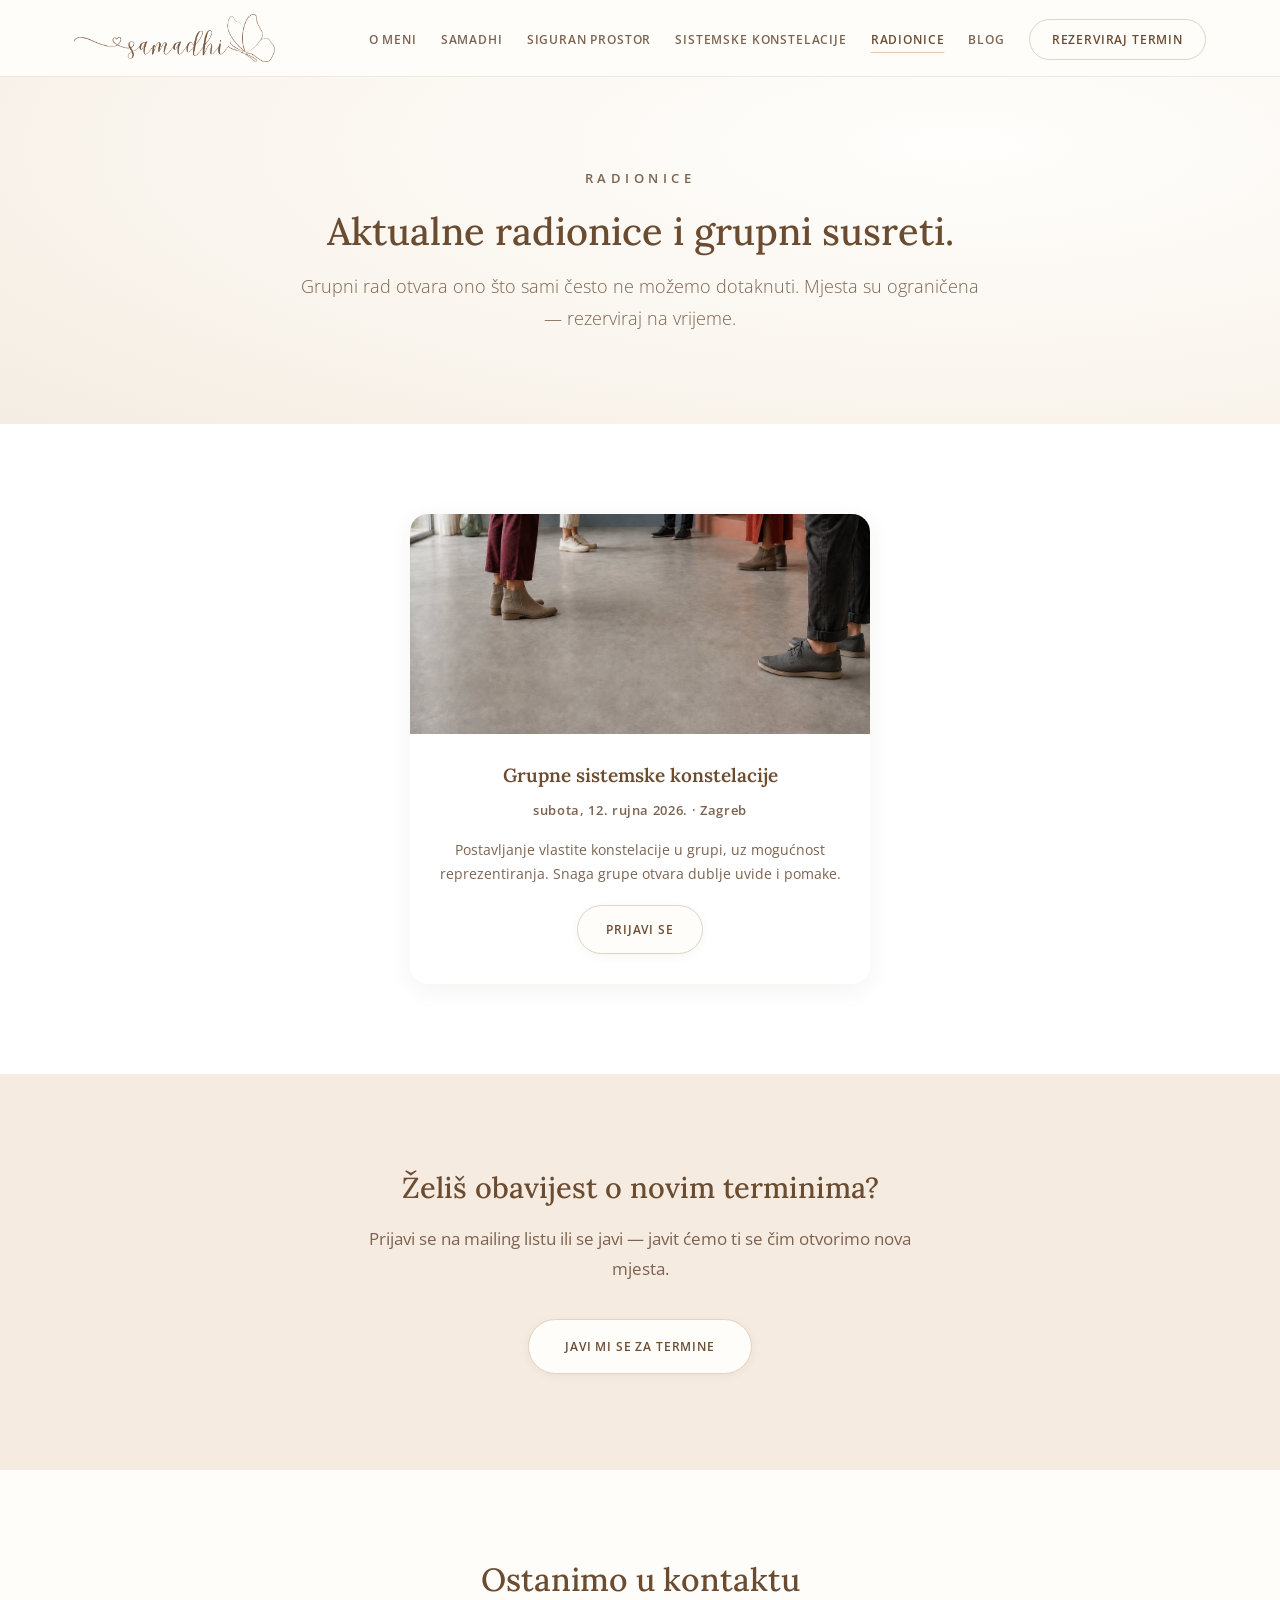
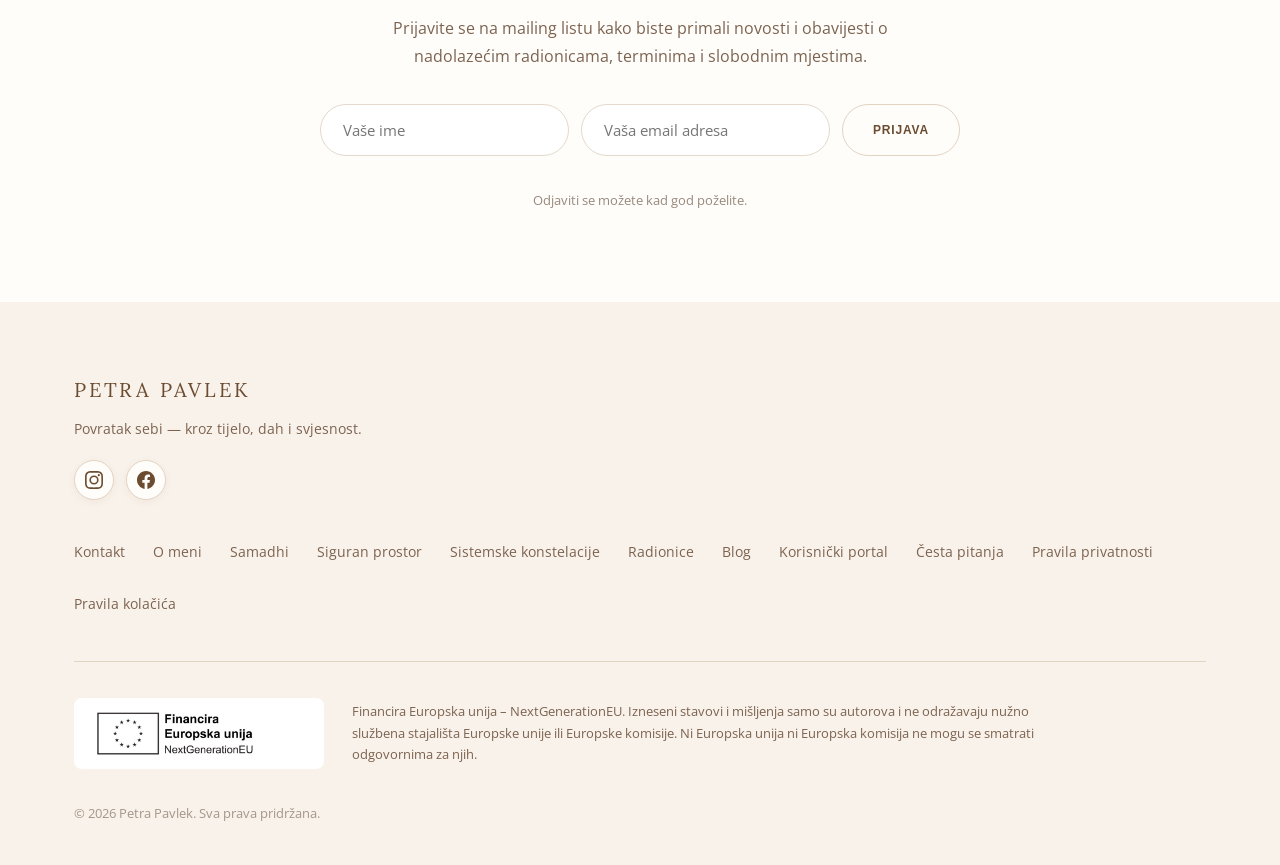
<file: radionice.html>
<!DOCTYPE html>
<html lang="hr">
<head>
<meta charset="UTF-8">
<meta name="viewport" content="width=device-width, initial-scale=1.0">
<title>Radionice | Petra Pavlek</title>
<link rel="preconnect" href="https://fonts.googleapis.com">
<link rel="preconnect" href="https://fonts.gstatic.com" crossorigin>
<link href="https://fonts.googleapis.com/css2?family=Lora:ital,wght@0,400;0,500;0,600;0,700;1,400&family=Open+Sans:wght@300;400;500;600;700&display=swap" rel="stylesheet">
<link rel="stylesheet" href="style.css?v=146">
</head>
<body class="fw">

<header>
  <div class="wrap nav">
    <a href="index.html" class="logo"><img src="img/logo-samadhi3.png" alt="Samadhi by Petra Pavlek"></a>
    <nav id="nav">
      <ul>
        <li><a href="omeni.html">O meni</a></li>
        <li><a href="samadhi.html">Samadhi</a></li>
        <li><a href="siguran-prostor.html">Siguran prostor</a></li>
        <li><a href="konstelacije.html">Sistemske konstelacije</a></li>
        <li><a href="radionice.html" class="active">Radionice</a></li>
        <li><a href="blog.html">Blog</a></li>
        <li><a href="kontakt.html" class="nav-cta">Rezerviraj termin</a></li>
      </ul>
    </nav>
    <button class="burger" onclick="document.getElementById('nav').classList.toggle('open')" aria-label="Izbornik">☰</button>
  </div>
</header>

<section class="page-hero">
  <div class="kicker">Radionice</div>
  <h1>Aktualne radionice i grupni susreti.</h1>
  <p class="lead">Grupni rad otvara ono što sami često ne možemo dotaknuti. Mjesta su ograničena — rezerviraj na vrijeme.</p>
</section>

<section class="shop" style="background:#fff;">
  <div class="wrap">
    <div class="shop-grid" style="grid-template-columns:1fr;max-width:460px;margin:0 auto;">

      <div class="shop-card">
        <div class="shop-img" style="background-image:url('img/grupne-kartica.jpg?3')"></div>
        <div class="shop-body">
          <h3>Grupne sistemske konstelacije</h3>
          <div class="ws-meta">subota, 12. rujna 2026. · Zagreb</div>
          <p class="desc">Postavljanje vlastite konstelacije u grupi, uz mogućnost reprezentiranja. Snaga grupe otvara dublje uvide i pomake.</p>
          <a href="kontakt.html" class="btn">Prijavi se</a>
        </div>
      </div>

    </div>
  </div>
</section>

<section class="choose">
  <h2>Želiš obavijest o novim terminima?</h2>
  <p>Prijavi se na mailing listu ili se javi — javit ćemo ti se čim otvorimo nova mjesta.</p>
  <a href="kontakt.html" class="btn">Javi mi se za termine</a>
</section>

<section class="newsletter">
  <h2>Ostanimo u kontaktu</h2>
  <p>Prijavite se na mailing listu kako biste primali novosti i obavijesti o nadolazećim radionicama, terminima i slobodnim mjestima.</p>
  <form class="nl-form" onsubmit="event.preventDefault();this.innerHTML='<p style=\'color:var(--teal);font-weight:600;margin:0 auto;\'>Hvala na prijavi!</p>';">
    <input type="text" placeholder="Vaše ime" required>
    <input type="email" placeholder="Vaša email adresa" required>
    <button type="submit">Prijava</button>
  </form>
  <p class="nl-note">Odjaviti se možete kad god poželite.</p>
</section>

<footer>
  <div class="wrap">
    <div class="footer-top">
      <div>
        <div class="footer-brand">Petra Pavlek</div>
        <p>Povratak sebi — kroz tijelo, dah i svjesnost.</p>
        <div class="socials">
          <a href="https://www.instagram.com/my.samadhi/" target="_blank" rel="noopener" aria-label="Instagram">
            <svg viewBox="0 0 24 24" xmlns="http://www.w3.org/2000/svg"><path d="M12 2.2c3.2 0 3.58.01 4.85.07 1.17.05 1.8.25 2.23.41.56.22.96.48 1.38.9.42.42.68.82.9 1.38.16.42.36 1.06.41 2.23.06 1.27.07 1.65.07 4.85s-.01 3.58-.07 4.85c-.05 1.17-.25 1.8-.41 2.23-.22.56-.48.96-.9 1.38-.42.42-.82.68-1.38.9-.42.16-1.06.36-2.23.41-1.27.06-1.65.07-4.85.07s-3.58-.01-4.85-.07c-1.17-.05-1.8-.25-2.23-.41a3.72 3.72 0 0 1-1.38-.9 3.72 3.72 0 0 1-.9-1.38c-.16-.42-.36-1.06-.41-2.23C2.21 15.58 2.2 15.2 2.2 12s.01-3.58.07-4.85c.05-1.17.25-1.8.41-2.23.22-.56.48-.96.9-1.38.42-.42.82-.68 1.38-.9.42-.16 1.06-.36 2.23-.41C8.42 2.21 8.8 2.2 12 2.2M12 0C8.74 0 8.33.01 7.05.07 5.78.13 4.9.33 4.14.63c-.79.3-1.46.72-2.13 1.38A5.9 5.9 0 0 0 .63 4.14C.33 4.9.13 5.78.07 7.05.01 8.33 0 8.74 0 12s.01 3.67.07 4.95c.06 1.27.26 2.15.56 2.91.3.79.72 1.46 1.38 2.13.67.66 1.34 1.08 2.13 1.38.76.3 1.64.5 2.91.56C8.33 23.99 8.74 24 12 24s3.67-.01 4.95-.07c1.27-.06 2.15-.26 2.91-.56a5.9 5.9 0 0 0 2.13-1.38 5.9 5.9 0 0 0 1.38-2.13c.3-.76.5-1.64.56-2.91.06-1.28.07-1.69.07-4.95s-.01-3.67-.07-4.95c-.06-1.27-.26-2.15-.56-2.91a5.9 5.9 0 0 0-1.38-2.13A5.9 5.9 0 0 0 19.86.63c-.76-.3-1.64-.5-2.91-.56C15.67.01 15.26 0 12 0zm0 5.84A6.16 6.16 0 1 0 18.16 12 6.16 6.16 0 0 0 12 5.84zM12 16a4 4 0 1 1 4-4 4 4 0 0 1-4 4zm7.85-10.4a1.44 1.44 0 1 1-1.44-1.44 1.44 1.44 0 0 1 1.44 1.44z"/></svg>
          </a>
          <a href="https://www.facebook.com/profile.php?id=61577738253478" target="_blank" rel="noopener" aria-label="Facebook">
            <svg viewBox="0 0 24 24" xmlns="http://www.w3.org/2000/svg"><path d="M24 12.07C24 5.44 18.63.07 12 .07S0 5.44 0 12.07c0 5.99 4.39 10.95 10.13 11.85v-8.38H7.08v-3.47h3.05V9.43c0-3.01 1.79-4.67 4.53-4.67 1.31 0 2.69.23 2.69.23v2.96h-1.51c-1.49 0-1.96.92-1.96 1.87v2.25h3.33l-.53 3.47h-2.8v8.38C19.61 23.02 24 18.06 24 12.07z"/></svg>
          </a>
        </div>
      </div>
      <div class="footer-links">
        <a href="kontakt.html">Kontakt</a>
        <a href="omeni.html">O meni</a>
        <a href="samadhi.html">Samadhi</a>
        <a href="siguran-prostor.html">Siguran prostor</a>
        <a href="konstelacije.html">Sistemske konstelacije</a>
        <a href="radionice.html">Radionice</a>
        <a href="blog.html">Blog</a>
        <a href="portal.html">Korisnički portal</a>
        <a href="faq.html">Česta pitanja</a>
        <a href="privatnost.html">Pravila privatnosti</a>
        <a href="kolacici.html">Pravila kolačića</a>
      </div>
    </div>
    <div class="eu">
      <img src="img/eu-financira.jpg" alt="Financira Europska unija – NextGenerationEU">
      <p>Financira Europska unija – NextGenerationEU. Izneseni stavovi i mišljenja samo su autorova i ne odražavaju nužno službena stajališta Europske unije ili Europske komisije. Ni Europska unija ni Europska komisija ne mogu se smatrati odgovornima za njih.</p>
    </div>
    <div class="copy">© 2026 Petra Pavlek. Sva prava pridržana.</div>
  </div>
</footer>

</body>
</html>
</file>
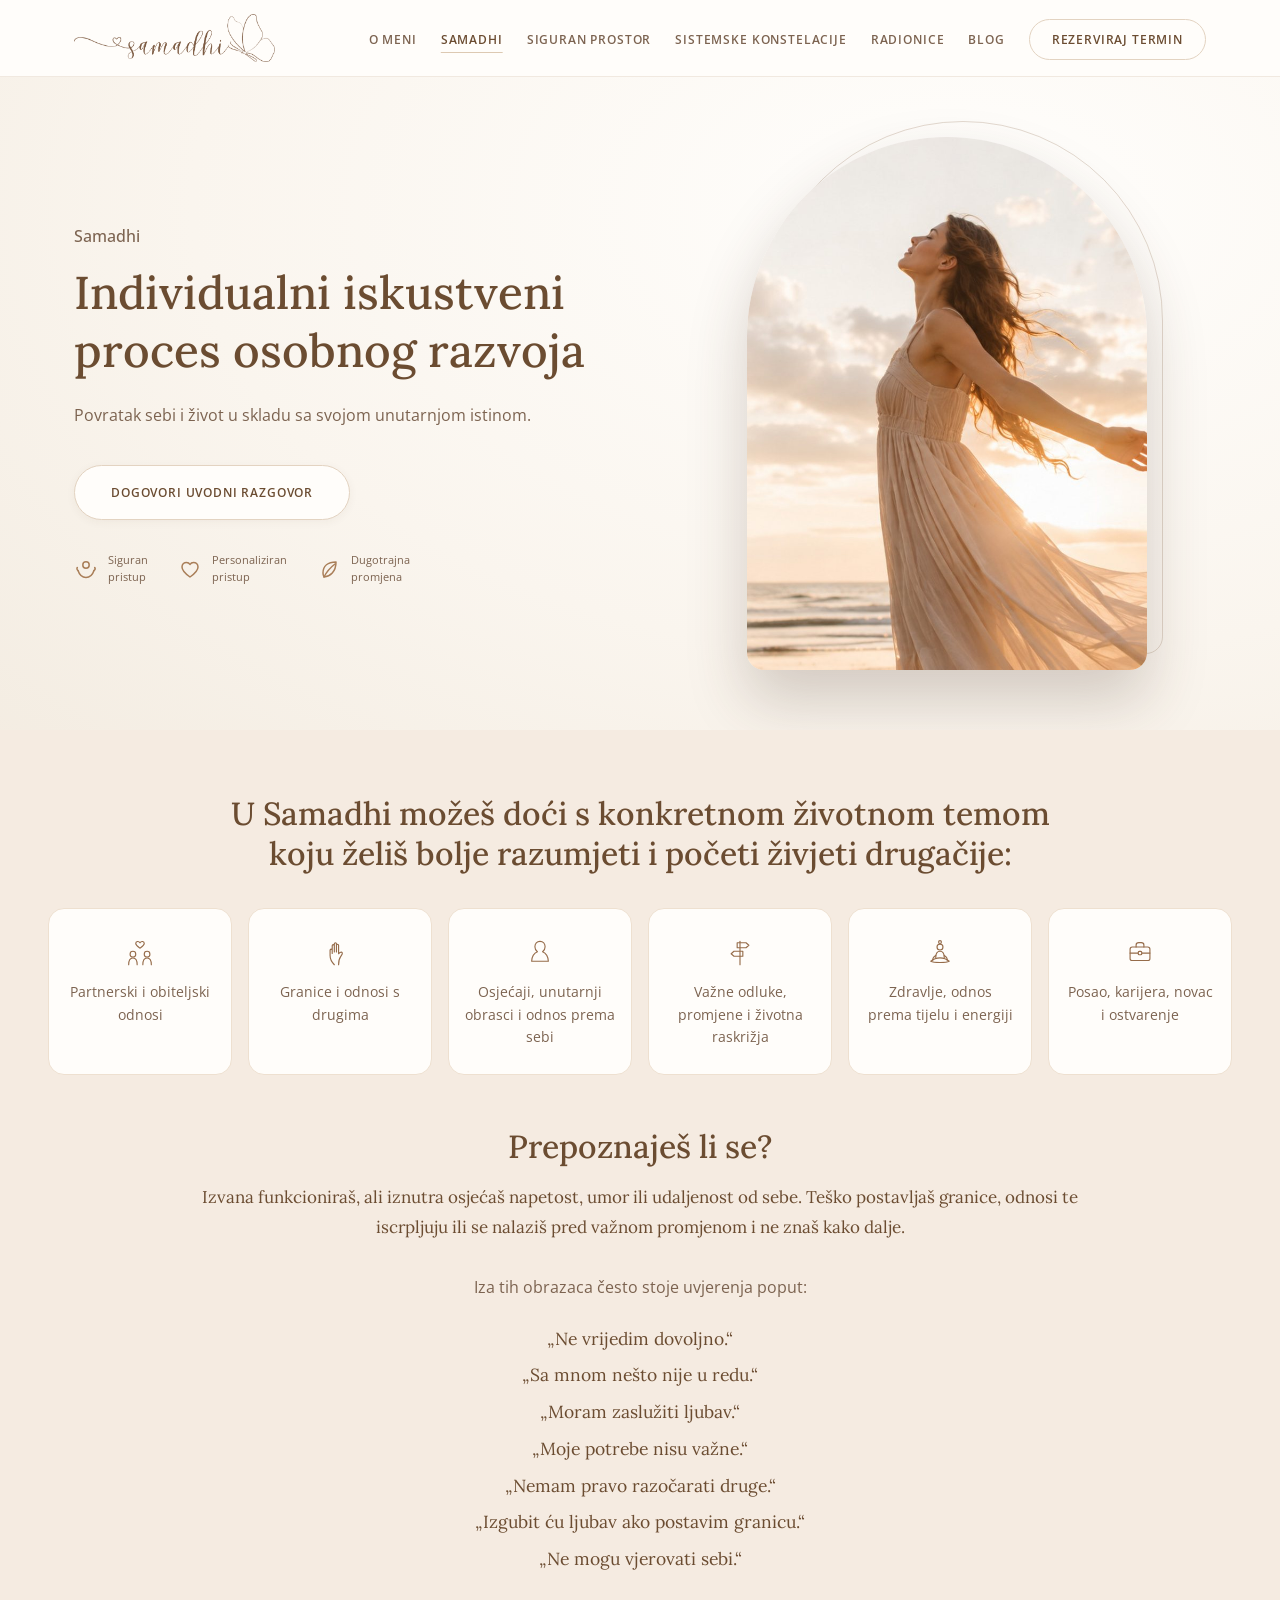
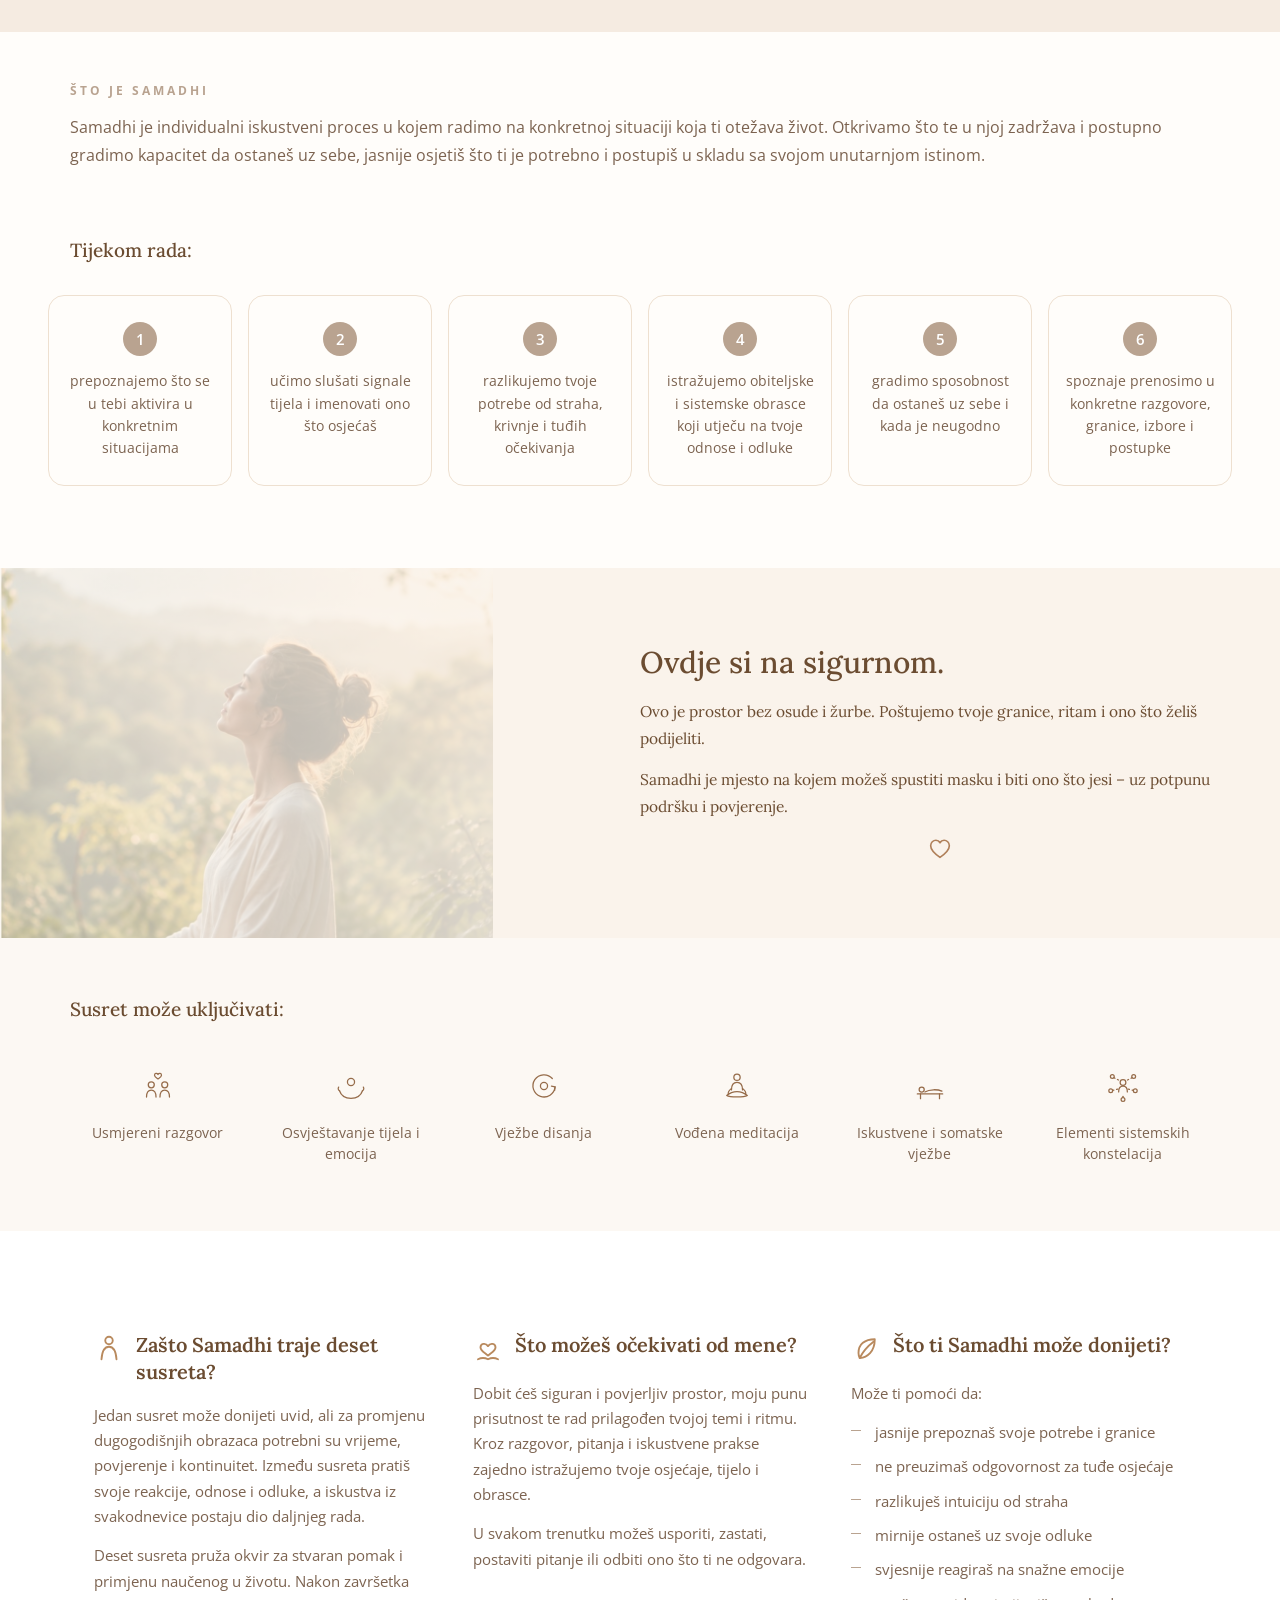
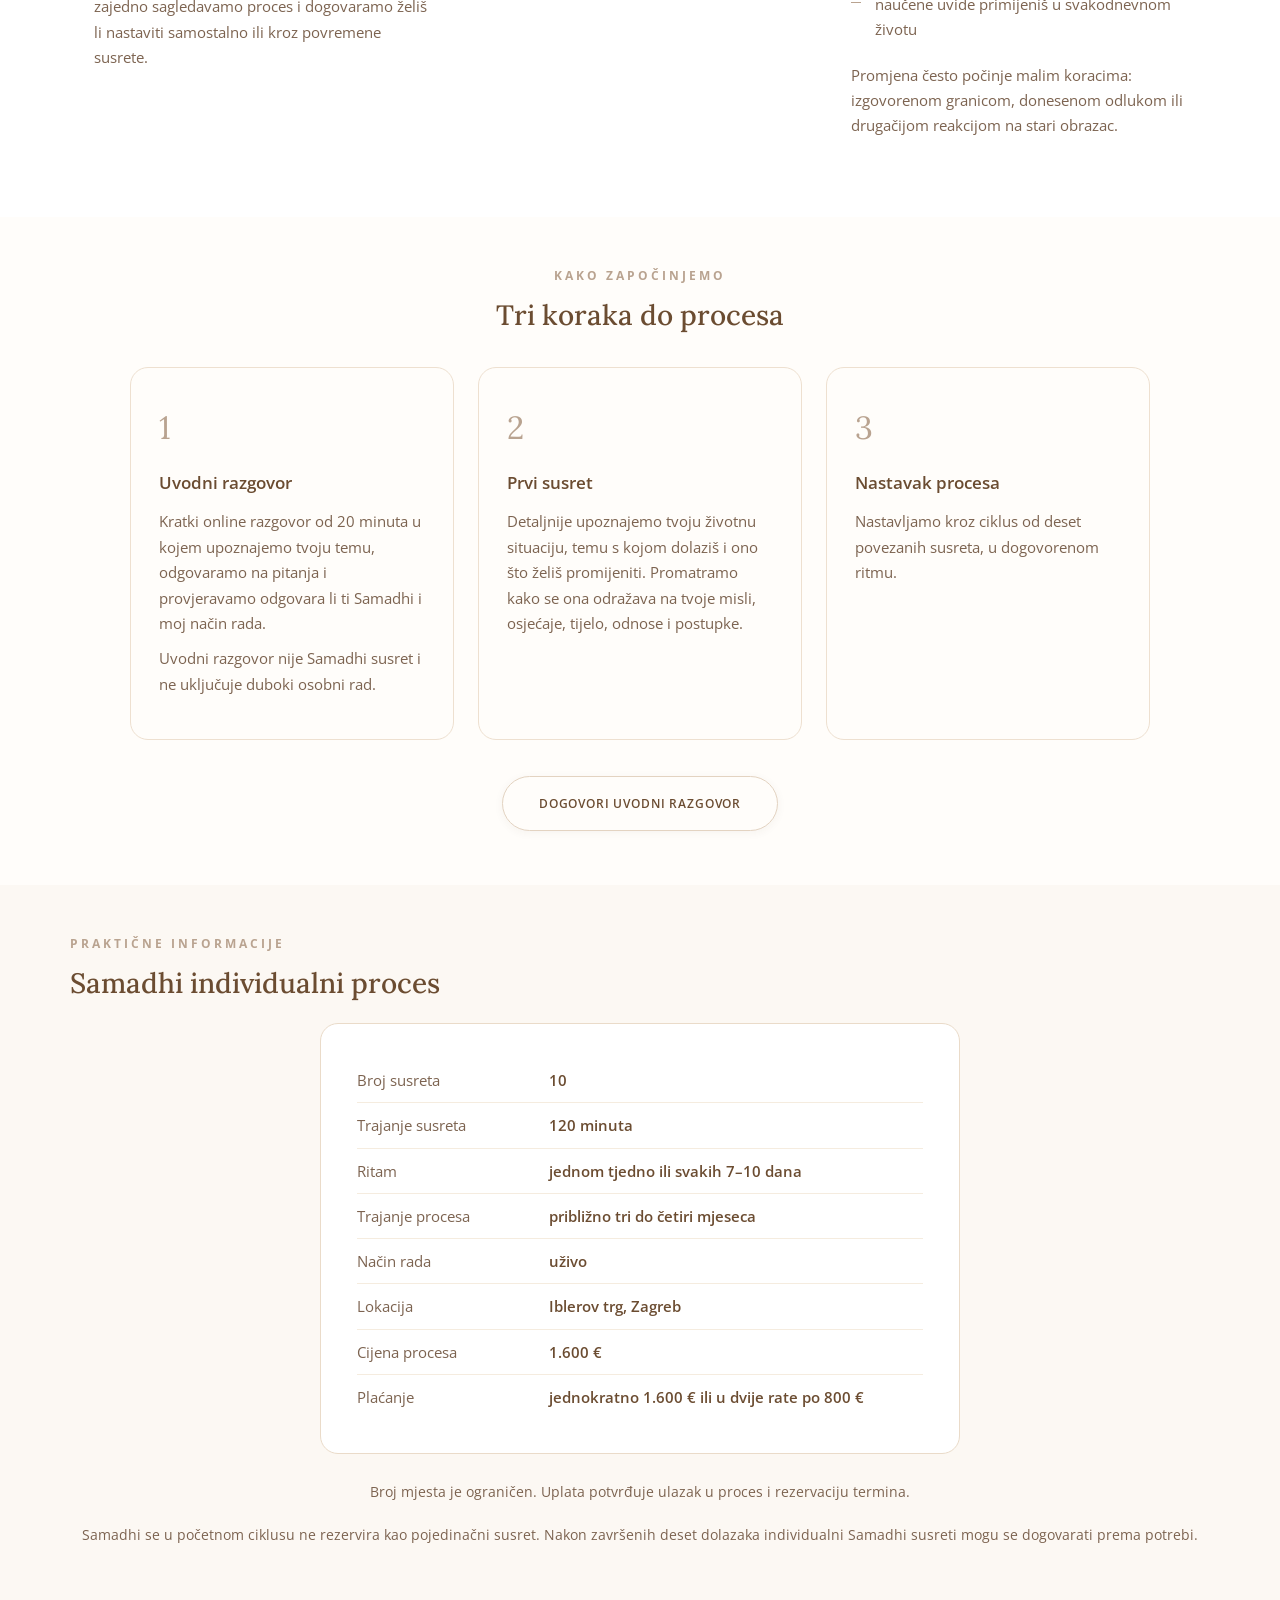
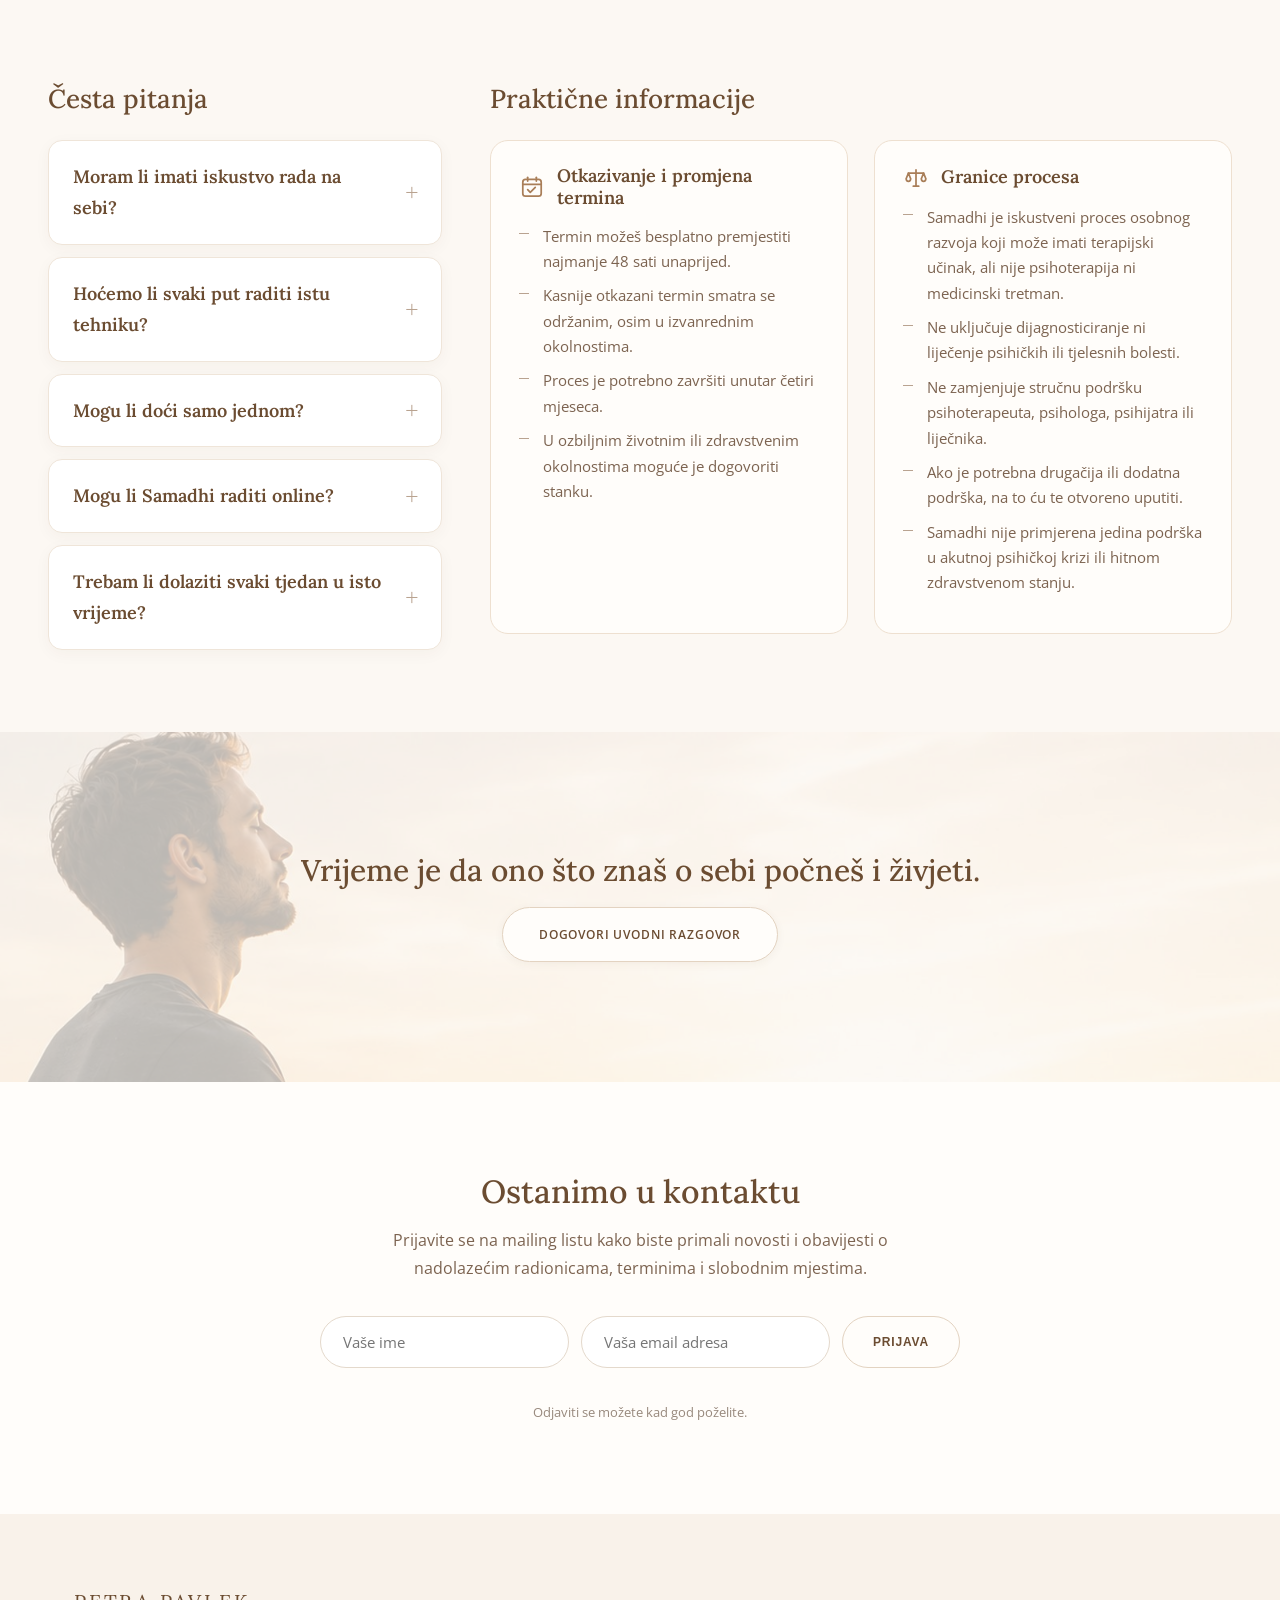
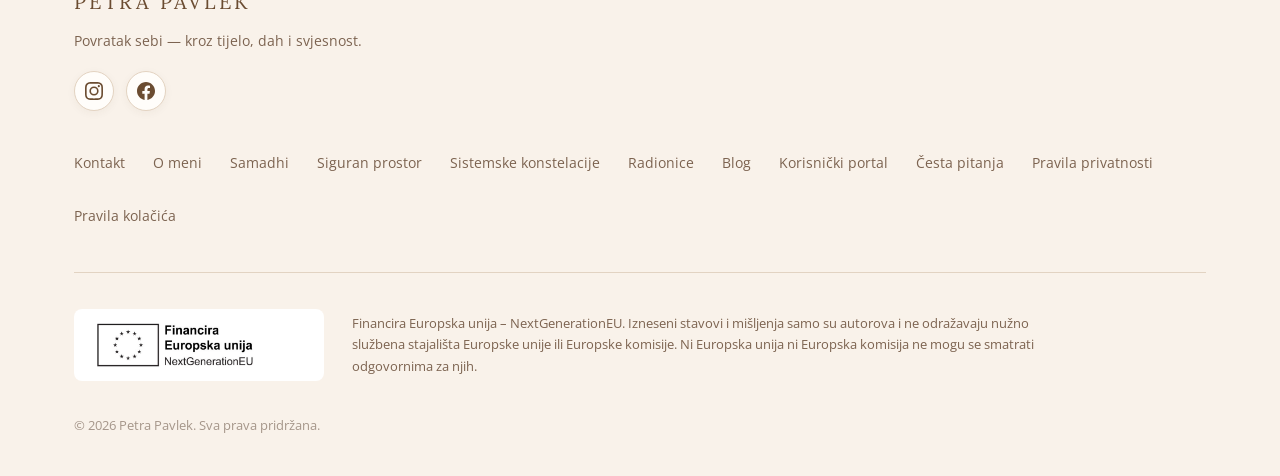
<file: samadhi.html>
<!DOCTYPE html>
<html lang="hr">
<head>
<meta charset="UTF-8">
<meta name="viewport" content="width=device-width, initial-scale=1.0">
<title>Samadhi | Petra Pavlek</title>
<link rel="preconnect" href="https://fonts.googleapis.com">
<link rel="preconnect" href="https://fonts.gstatic.com" crossorigin>
<link href="https://fonts.googleapis.com/css2?family=Lora:ital,wght@0,400;0,500;0,600;0,700;1,400&family=Open+Sans:wght@300;400;500;600;700&display=swap" rel="stylesheet">
<link rel="stylesheet" href="style.css?v=146">
</head>
<body class="fw">

<header>
  <div class="wrap nav">
    <a href="index.html" class="logo"><img src="img/logo-samadhi3.png" alt="Samadhi by Petra Pavlek"></a>
    <nav id="nav">
      <ul>
        <li><a href="omeni.html">O meni</a></li>
        <li><a href="samadhi.html" class="active">Samadhi</a></li>
        <li><a href="siguran-prostor.html">Siguran prostor</a></li>
        <li><a href="konstelacije.html">Sistemske konstelacije</a></li>
        <li><a href="radionice.html">Radionice</a></li>
        <li><a href="blog.html">Blog</a></li>
        <li><a href="kontakt.html" class="nav-cta">Rezerviraj termin</a></li>
      </ul>
    </nav>
    <button class="burger" onclick="document.getElementById('nav').classList.toggle('open')" aria-label="Izbornik">☰</button>
  </div>
</header>

<section class="hero">
  <div class="wrap hero-grid">
    <div class="hero-text">
      <div class="kicker-line">Samadhi</div>
      <h1>Individualni iskustveni proces osobnog razvoja</h1>
      <p>Povratak sebi i život u skladu sa svojom unutarnjom istinom.</p>
      <a href="kontakt.html" class="btn">Dogovori uvodni razgovor</a>
      <div class="hero-feats">
        <div class="hf"><svg viewBox="0 0 24 24"><circle cx="12" cy="8" r="3.2"/><path d="M4,13.5 C5.5,18 8.5,20.5 12,20.5 C15.5,20.5 18.5,18 20,13.5"/><path d="M4,13.5 C3,12.8 2.6,11.5 3.3,10.5 M20,13.5 C21,12.8 21.4,11.5 20.7,10.5"/></svg><span>Siguran<br>pristup</span></div>
        <div class="hf"><svg viewBox="0 0 24 24"><path d="M12,20 C7,16.5 4,13.5 4,10 C4,7.2 6.2,5.4 8.5,5.4 C10,5.4 11.3,6.2 12,7.5 C12.7,6.2 14,5.4 15.5,5.4 C17.8,5.4 20,7.2 20,10 C20,13.5 17,16.5 12,20 Z"/></svg><span>Personaliziran<br>pristup</span></div>
        <div class="hf"><svg viewBox="0 0 24 24"><path d="M19,5 C11,5 6,9 6,16 C6,17.5 6.3,18.7 7,20 C13,19.5 19,15 19,5 Z"/><path d="M7,20 C10,14 14,10 18,7"/></svg><span>Dugotrajna<br>promjena</span></div>
      </div>
    </div>
    <div class="hero-photo">
      <div class="portrait">
        <img src="img/more-portret.jpg" alt="Samadhi" style="object-position:center 35%;">
      </div>
    </div>
  </div>
</section>


<section class="check2-band">
  <div class="c2-top">
    <h2>U Samadhi možeš doći s konkretnom životnom temom koju želiš bolje razumjeti i početi živjeti drugačije:</h2>
  </div>
  <div class="proc-grid tema-grid">
    <div class="proc-card"><img src="img/ik-odnosi.svg?c" alt=""><p>Partnerski i obiteljski odnosi</p></div>
    <div class="proc-card"><img src="img/ik-granice.svg?c" alt=""><p>Granice i odnosi s drugima</p></div>
    <div class="proc-card"><img src="img/ik-udaljenost.svg?c" alt=""><p>Osjećaji, unutarnji obrasci i odnos prema sebi</p></div>
    <div class="proc-card"><img src="img/ik-odluke.svg?c" alt=""><p>Važne odluke, promjene i životna raskrižja</p></div>
    <div class="proc-card"><img src="img/ik-zdravlje.svg?c" alt=""><p>Zdravlje, odnos prema tijelu i energiji</p></div>
    <div class="proc-card"><img src="img/ik-posao.svg?c" alt=""><p>Posao, karijera, novac i ostvarenje</p></div>
  </div>
  <div class="c2-top" style="margin-top:52px;">
    <h2>Prepoznaješ li se?</h2>
    <p class="sub-it">Izvana funkcioniraš, ali iznutra osjećaš napetost, umor ili udaljenost od sebe. Teško postavljaš granice, odnosi te iscrpljuju ili se nalaziš pred važnom promjenom i ne znaš kako dalje.</p>
  </div>
</section>


<section class="beliefs-band">
  <p class="pl" style="text-align:center;margin:0 0 10px;">Iza tih obrazaca često stoje uvjerenja poput:</p>
  <p class="beliefs" style="margin-bottom:0;">„Ne vrijedim dovoljno.“<br>„Sa mnom nešto nije u redu.“<br>„Moram zaslužiti ljubav.“<br>„Moje potrebe nisu važne.“<br>„Nemam pravo razočarati druge.“<br>„Izgubit ću ljubav ako postavim granicu.“<br>„Ne mogu vjerovati sebi.“</p>
</section>

<section class="os">
  <div class="inner">
    <div class="tag2">Što je Samadhi</div>
    <p>Samadhi je individualni iskustveni proces u kojem radimo na konkretnoj situaciji koja ti otežava život. Otkrivamo što te u njoj zadržava i postupno gradimo kapacitet da ostaneš uz sebe, jasnije osjetiš što ti je potrebno i postupiš u skladu sa svojom unutarnjom istinom.</p>
  </div>
</section>

<section class="os" style="padding-top:0;">
  <div class="inner">
        <p class="pl" style="margin-top:0;">Tijekom rada:</p>
    </div>
  <div class="proc-grid">
    <div class="proc-card"><div class="pnum">1</div><p>prepoznajemo što se u tebi aktivira u konkretnim situacijama</p></div>
    <div class="proc-card"><div class="pnum">2</div><p>učimo slušati signale tijela i imenovati ono što osjećaš</p></div>
    <div class="proc-card"><div class="pnum">3</div><p>razlikujemo tvoje potrebe od straha, krivnje i tuđih očekivanja</p></div>
    <div class="proc-card"><div class="pnum">4</div><p>istražujemo obiteljske i sistemske obrasce koji utječu na tvoje odnose i odluke</p></div>
    <div class="proc-card"><div class="pnum">5</div><p>gradimo sposobnost da ostaneš uz sebe i kada je neugodno</p></div>
    <div class="proc-card"><div class="pnum">6</div><p>spoznaje prenosimo u konkretne razgovore, granice, izbore i postupke</p></div>
  </div>
  <div class="inner">
      </div>
</section>

<section class="soft-band ovdje">
  <div class="sb-text">
    <h2>Ovdje si na sigurnom.</h2>
    <p>Ovo je prostor bez osude i žurbe. Poštujemo tvoje granice, ritam i ono što želiš podijeliti.</p>
    <p>Samadhi je mjesto na kojem možeš spustiti masku i biti ono što jesi – uz potpunu podršku i povjerenje.</p>
    <svg class="heart" viewBox="0 0 24 24"><path d="M12,20 C7,16.5 4,13.5 4,10 C4,7.2 6.2,5.4 8.5,5.4 C10,5.4 11.3,6.2 12,7.5 C12.7,6.2 14,5.4 15.5,5.4 C17.8,5.4 20,7.2 20,10 C20,13.5 17,16.5 12,20 Z"/></svg>
  </div>
</section>

<section class="os" style="background:var(--light);padding:56px 24px 40px;">
  <div class="inner">
        <p class="pl" style="margin-top:0;">Susret može uključivati:</p>
    <div class="icon-grid cols6 plain">
    <div class="ig"><img src="img/ik-razgovor.svg?c" alt=""><div>Usmjereni razgovor</div></div>
    <div class="ig"><img src="img/ik-tijelo.svg?c" alt=""><div>Osvještavanje tijela i emocija</div></div>
    <div class="ig"><img src="img/ik-dah.svg?c" alt=""><div>Vježbe disanja</div></div>
    <div class="ig"><img src="img/ik-meditacija.svg?c" alt=""><div>Vođena meditacija</div></div>
    <div class="ig"><img src="img/ik-somatika.svg?c" alt=""><div>Iskustvene i somatske vježbe</div></div>
    <div class="ig"><img src="img/ik-konstelacije.svg?c" alt=""><div>Elementi sistemskih konstelacija</div></div>
    </div>
              </div>
</section>


<section class="os" style="background:#fff;padding:64px 24px;">
  <div class="three">
    <div class="col">
      <h3><svg viewBox="0 0 24 24"><circle cx="12" cy="6" r="3"/><path d="M6,21 C6.5,14 9,11 12,11 C15,11 17.5,14 18,21"/></svg>Zašto Samadhi traje deset susreta?</h3>
      <p>Jedan susret može donijeti uvid, ali za promjenu dugogodišnjih obrazaca potrebni su vrijeme, povjerenje i kontinuitet. Između susreta pratiš svoje reakcije, odnose i odluke, a iskustva iz svakodnevice postaju dio daljnjeg rada.</p>
      <p>Deset susreta pruža okvir za stvaran pomak i primjenu naučenog u životu. Nakon završetka zajedno sagledavamo proces i dogovaramo želiš li nastaviti samostalno ili kroz povremene susrete.</p>
    </div>
    <div class="col">
      <h3><svg viewBox="0 0 24 24"><path d="M12,10.5 C10,7.5 6,8.5 6,11.5 C6,14 9,15.5 12,18 C15,15.5 18,14 18,11.5 C18,8.5 14,7.5 12,10.5 Z"/><path d="M4,21 C7,19.5 9,19.5 12,21 C15,19.5 17,19.5 20,21"/></svg>Što možeš očekivati od mene?</h3>
      <p>Dobit ćeš siguran i povjerljiv prostor, moju punu prisutnost te rad prilagođen tvojoj temi i ritmu. Kroz razgovor, pitanja i iskustvene prakse zajedno istražujemo tvoje osjećaje, tijelo i obrasce.</p>
      <p>U svakom trenutku možeš usporiti, zastati, postaviti pitanje ili odbiti ono što ti ne odgovara.</p>
    </div>
    <div class="col">
      <h3><svg viewBox="0 0 24 24"><path d="M19,5 C11,5 6,9 6,16 C6,17.5 6.3,18.7 7,20 C13,19.5 19,15 19,5 Z"/><path d="M7,20 C10,14 14,10 18,7"/></svg>Što ti Samadhi može donijeti?</h3>
      <p>Može ti pomoći da:</p>
      <ul class="ls">
        <li>jasnije prepoznaš svoje potrebe i granice</li>
        <li>ne preuzimaš odgovornost za tuđe osjećaje</li>
        <li>razlikuješ intuiciju od straha</li>
        <li>mirnije ostaneš uz svoje odluke</li>
        <li>svjesnije reagiraš na snažne emocije</li>
        <li>naučene uvide primijeniš u svakodnevnom životu</li>
      </ul>
      <p>Promjena često počinje malim koracima: izgovorenom granicom, donesenom odlukom ili drugačijom reakcijom na stari obrazac.</p>
    </div>
  </div>
</section>

<section class="os" style="text-align:center;">
  <div class="inner">
    <div class="tag2">Kako započinjemo</div>
    <h2>Tri koraka do procesa</h2>
  </div>
  <div class="steps-grid">
    <div class="step-card">
      <div class="num">1</div>
      <h4>Uvodni razgovor</h4>
      <p>Kratki online razgovor od 20 minuta u kojem upoznajemo tvoju temu, odgovaramo na pitanja i provjeravamo odgovara li ti Samadhi i moj način rada.</p>
      <p>Uvodni razgovor nije Samadhi susret i ne uključuje duboki osobni rad.</p>
    </div>
    <div class="step-card">
      <div class="num">2</div>
      <h4>Prvi susret</h4>
      <p>Detaljnije upoznajemo tvoju životnu situaciju, temu s kojom dolaziš i ono što želiš promijeniti. Promatramo kako se ona odražava na tvoje misli, osjećaje, tijelo, odnose i postupke.</p>
    </div>
    <div class="step-card">
      <div class="num">3</div>
      <h4>Nastavak procesa</h4>
      <p>Nastavljamo kroz ciklus od deset povezanih susreta, u dogovorenom ritmu.</p>
    </div>
  </div>
  <p style="margin:36px 0 6px;"><a href="kontakt.html" class="btn">Dogovori uvodni razgovor</a></p>
</section>

<section class="os" style="background:var(--light);">
  <div class="inner">
    <div class="tag2">Praktične informacije</div>
    <h2>Samadhi individualni proces</h2>
  </div>
  <div class="pi-card">
    <div class="pi-row"><div class="k">Broj susreta</div><div class="v">10</div></div>
    <div class="pi-row"><div class="k">Trajanje susreta</div><div class="v">120 minuta</div></div>
    <div class="pi-row"><div class="k">Ritam</div><div class="v">jednom tjedno ili svakih 7–10 dana</div></div>
    <div class="pi-row"><div class="k">Trajanje procesa</div><div class="v">približno tri do četiri mjeseca</div></div>
    <div class="pi-row"><div class="k">Način rada</div><div class="v">uživo</div></div>
    <div class="pi-row"><div class="k">Lokacija</div><div class="v">Iblerov trg, Zagreb</div></div>
    <div class="pi-row"><div class="k">Cijena procesa</div><div class="v">1.600 €</div></div>
    <div class="pi-row"><div class="k">Plaćanje</div><div class="v">jednokratno 1.600 € ili u dvije rate po 800 €</div></div>
  </div>
  <div class="inner" style="margin-top:26px;">
    <p style="text-align:center;font-size:14px;">Broj mjesta je ograničen. Uplata potvrđuje ulazak u proces i rezervaciju termina.</p>
    <p style="text-align:center;font-size:14px;">Samadhi se u početnom ciklusu ne rezervira kao pojedinačni susret. Nakon završenih deset dolazaka individualni Samadhi susreti mogu se dogovarati prema potrebi.</p>
  </div>
  
  </div>
</section>





<section class="os" style="background:var(--light);padding:70px 24px;">
  <div class="fp-grid">
    <div>
      <h2>Česta pitanja</h2>
      <div class="faq">
<details>
      <summary>Moram li imati iskustvo rada na sebi?</summary>
      <p>Ne. Sve vježbe prilagođavamo tvojem tijelu, mogućnostima i trenutačnom stanju.</p>
    </details>
    <details>
      <summary>Hoćemo li svaki put raditi istu tehniku?</summary>
      <p>Svaki susret oblikuje se prema temi koja je prisutna. Koristimo samo ono što ti u tom trenutku može pomoći. Neki će susreti biti više razgovorni, a drugi izraženije iskustveni.</p>
    </details>
    <details>
      <summary>Mogu li doći samo jednom?</summary>
      <p>Ne. Početni Samadhi proces odvija se kao ciklus od deset susreta jer je kontinuitet važan dio rada. Tek nakon završenog ciklusa pojedinačni susreti mogu se rezervirati prema potrebi kao nastavak rada.</p>
    </details>
    <details>
      <summary>Mogu li Samadhi raditi online?</summary>
      <p>Ne. Samadhi se odvija uživo u Zagrebu jer tijelo, pokret, prostor i neposredna prisutnost čine važan dio procesa.</p>
    </details>
    <details>
      <summary>Trebam li dolaziti svaki tjedan u isto vrijeme?</summary>
      <p>Preporučeni ritam je jednom tjedno ili svakih sedam do deset dana. Termine možemo dogovarati unaprijed, a ne moraju nužno biti uvijek istog dana i u isto vrijeme.</p>
    </details>
      </div>
    </div>
    <div>
      <h2>Praktične informacije</h2>
      <div class="duo" style="max-width:1020px;">
    <div class="dcard left">
      <h3><svg viewBox="0 0 24 24"><rect x="3.5" y="5" width="17" height="15.5" rx="2.5"/><line x1="3.5" y1="9.5" x2="20.5" y2="9.5"/><line x1="8" y1="3" x2="8" y2="6.5"/><line x1="16" y1="3" x2="16" y2="6.5"/><path d="M8,14.5 l2.4,2.4 l4.6,-4.6"/></svg>Otkazivanje i promjena termina</h3>
      <ul class="ls" style="margin-bottom:0;">
        <li>Termin možeš besplatno premjestiti najmanje 48 sati unaprijed.</li>
        <li>Kasnije otkazani termin smatra se održanim, osim u izvanrednim okolnostima.</li>
        <li>Proces je potrebno završiti unutar četiri mjeseca.</li>
        <li>U ozbiljnim životnim ili zdravstvenim okolnostima moguće je dogovoriti stanku.</li>
      </ul>
    </div>
    <div class="dcard left">
      <h3><svg viewBox="0 0 24 24"><line x1="12" y1="4.5" x2="12" y2="19.5"/><line x1="5" y1="7.5" x2="19" y2="7.5"/><path d="M5,7.5 L3,12.5 M5,7.5 L7,12.5 M2.9,12.5 a2.1,2.6 0 0 0 4.2,0"/><path d="M19,7.5 L17,12.5 M19,7.5 L21,12.5 M16.9,12.5 a2.1,2.6 0 0 0 4.2,0"/><line x1="9.5" y1="19.5" x2="14.5" y2="19.5"/></svg>Granice procesa</h3>
      <ul class="ls" style="margin-bottom:0;">
        <li>Samadhi je iskustveni proces osobnog razvoja koji može imati terapijski učinak, ali nije psihoterapija ni medicinski tretman.</li>
        <li>Ne uključuje dijagnosticiranje ni liječenje psihičkih ili tjelesnih bolesti.</li>
        <li>Ne zamjenjuje stručnu podršku psihoterapeuta, psihologa, psihijatra ili liječnika.</li>
        <li>Ako je potrebna drugačija ili dodatna podrška, na to ću te otvoreno uputiti.</li>
        <li>Samadhi nije primjerena jedina podrška u akutnoj psihičkoj krizi ili hitnom zdravstvenom stanju.</li>
      </ul>
    </div>
  </div>
    </div>
  </div>
</section>


<section class="quote-band">
  <h2>Vrijeme je da ono što znaš o sebi počneš i živjeti.</h2>
    <a href="kontakt.html" class="btn">Dogovori uvodni razgovor</a>
</section>


<section class="newsletter">
  <h2>Ostanimo u kontaktu</h2>
  <p>Prijavite se na mailing listu kako biste primali novosti i obavijesti o nadolazećim radionicama, terminima i slobodnim mjestima.</p>
  <form class="nl-form" onsubmit="event.preventDefault();this.innerHTML='<p style=\'color:var(--teal);font-weight:600;margin:0 auto;\'>Hvala na prijavi!</p>';">
    <input type="text" placeholder="Vaše ime" required>
    <input type="email" placeholder="Vaša email adresa" required>
    <button type="submit">Prijava</button>
  </form>
  <p class="nl-note">Odjaviti se možete kad god poželite.</p>
</section>

<footer>
  <div class="wrap">
    <div class="footer-top">
      <div>
        <div class="footer-brand">Petra Pavlek</div>
        <p>Povratak sebi — kroz tijelo, dah i svjesnost.</p>
        <div class="socials">
          <a href="https://www.instagram.com/my.samadhi/" target="_blank" rel="noopener" aria-label="Instagram">
            <svg viewBox="0 0 24 24" xmlns="http://www.w3.org/2000/svg"><path d="M12 2.2c3.2 0 3.58.01 4.85.07 1.17.05 1.8.25 2.23.41.56.22.96.48 1.38.9.42.42.68.82.9 1.38.16.42.36 1.06.41 2.23.06 1.27.07 1.65.07 4.85s-.01 3.58-.07 4.85c-.05 1.17-.25 1.8-.41 2.23-.22.56-.48.96-.9 1.38-.42.42-.82.68-1.38.9-.42.16-1.06.36-2.23.41-1.27.06-1.65.07-4.85.07s-3.58-.01-4.85-.07c-1.17-.05-1.8-.25-2.23-.41a3.72 3.72 0 0 1-1.38-.9 3.72 3.72 0 0 1-.9-1.38c-.16-.42-.36-1.06-.41-2.23C2.21 15.58 2.2 15.2 2.2 12s.01-3.58.07-4.85c.05-1.17.25-1.8.41-2.23.22-.56.48-.96.9-1.38.42-.42.82-.68 1.38-.9.42-.16 1.06-.36 2.23-.41C8.42 2.21 8.8 2.2 12 2.2M12 0C8.74 0 8.33.01 7.05.07 5.78.13 4.9.33 4.14.63c-.79.3-1.46.72-2.13 1.38A5.9 5.9 0 0 0 .63 4.14C.33 4.9.13 5.78.07 7.05.01 8.33 0 8.74 0 12s.01 3.67.07 4.95c.06 1.27.26 2.15.56 2.91.3.79.72 1.46 1.38 2.13.67.66 1.34 1.08 2.13 1.38.76.3 1.64.5 2.91.56C8.33 23.99 8.74 24 12 24s3.67-.01 4.95-.07c1.27-.06 2.15-.26 2.91-.56a5.9 5.9 0 0 0 2.13-1.38 5.9 5.9 0 0 0 1.38-2.13c.3-.76.5-1.64.56-2.91.06-1.28.07-1.69.07-4.95s-.01-3.67-.07-4.95c-.06-1.27-.26-2.15-.56-2.91a5.9 5.9 0 0 0-1.38-2.13A5.9 5.9 0 0 0 19.86.63c-.76-.3-1.64-.5-2.91-.56C15.67.01 15.26 0 12 0zm0 5.84A6.16 6.16 0 1 0 18.16 12 6.16 6.16 0 0 0 12 5.84zM12 16a4 4 0 1 1 4-4 4 4 0 0 1-4 4zm7.85-10.4a1.44 1.44 0 1 1-1.44-1.44 1.44 1.44 0 0 1 1.44 1.44z"/></svg>
          </a>
          <a href="https://www.facebook.com/profile.php?id=61577738253478" target="_blank" rel="noopener" aria-label="Facebook">
            <svg viewBox="0 0 24 24" xmlns="http://www.w3.org/2000/svg"><path d="M24 12.07C24 5.44 18.63.07 12 .07S0 5.44 0 12.07c0 5.99 4.39 10.95 10.13 11.85v-8.38H7.08v-3.47h3.05V9.43c0-3.01 1.79-4.67 4.53-4.67 1.31 0 2.69.23 2.69.23v2.96h-1.51c-1.49 0-1.96.92-1.96 1.87v2.25h3.33l-.53 3.47h-2.8v8.38C19.61 23.02 24 18.06 24 12.07z"/></svg>
          </a>
        </div>
      </div>
      <div class="footer-links">
        <a href="kontakt.html">Kontakt</a>
        <a href="omeni.html">O meni</a>
        <a href="samadhi.html">Samadhi</a>
        <a href="siguran-prostor.html">Siguran prostor</a>
        <a href="konstelacije.html">Sistemske konstelacije</a>
        <a href="radionice.html">Radionice</a>
        <a href="blog.html">Blog</a>
        <a href="portal.html">Korisnički portal</a>
        <a href="faq.html">Česta pitanja</a>
        <a href="privatnost.html">Pravila privatnosti</a>
        <a href="kolacici.html">Pravila kolačića</a>
      </div>
    </div>
    <div class="eu">
      <img src="img/eu-financira.jpg" alt="Financira Europska unija – NextGenerationEU">
      <p>Financira Europska unija – NextGenerationEU. Izneseni stavovi i mišljenja samo su autorova i ne odražavaju nužno službena stajališta Europske unije ili Europske komisije. Ni Europska unija ni Europska komisija ne mogu se smatrati odgovornima za njih.</p>
    </div>
    <div class="copy">© 2026 Petra Pavlek. Sva prava pridržana.</div>
  </div>
</footer>

</body>
</html>
</file>
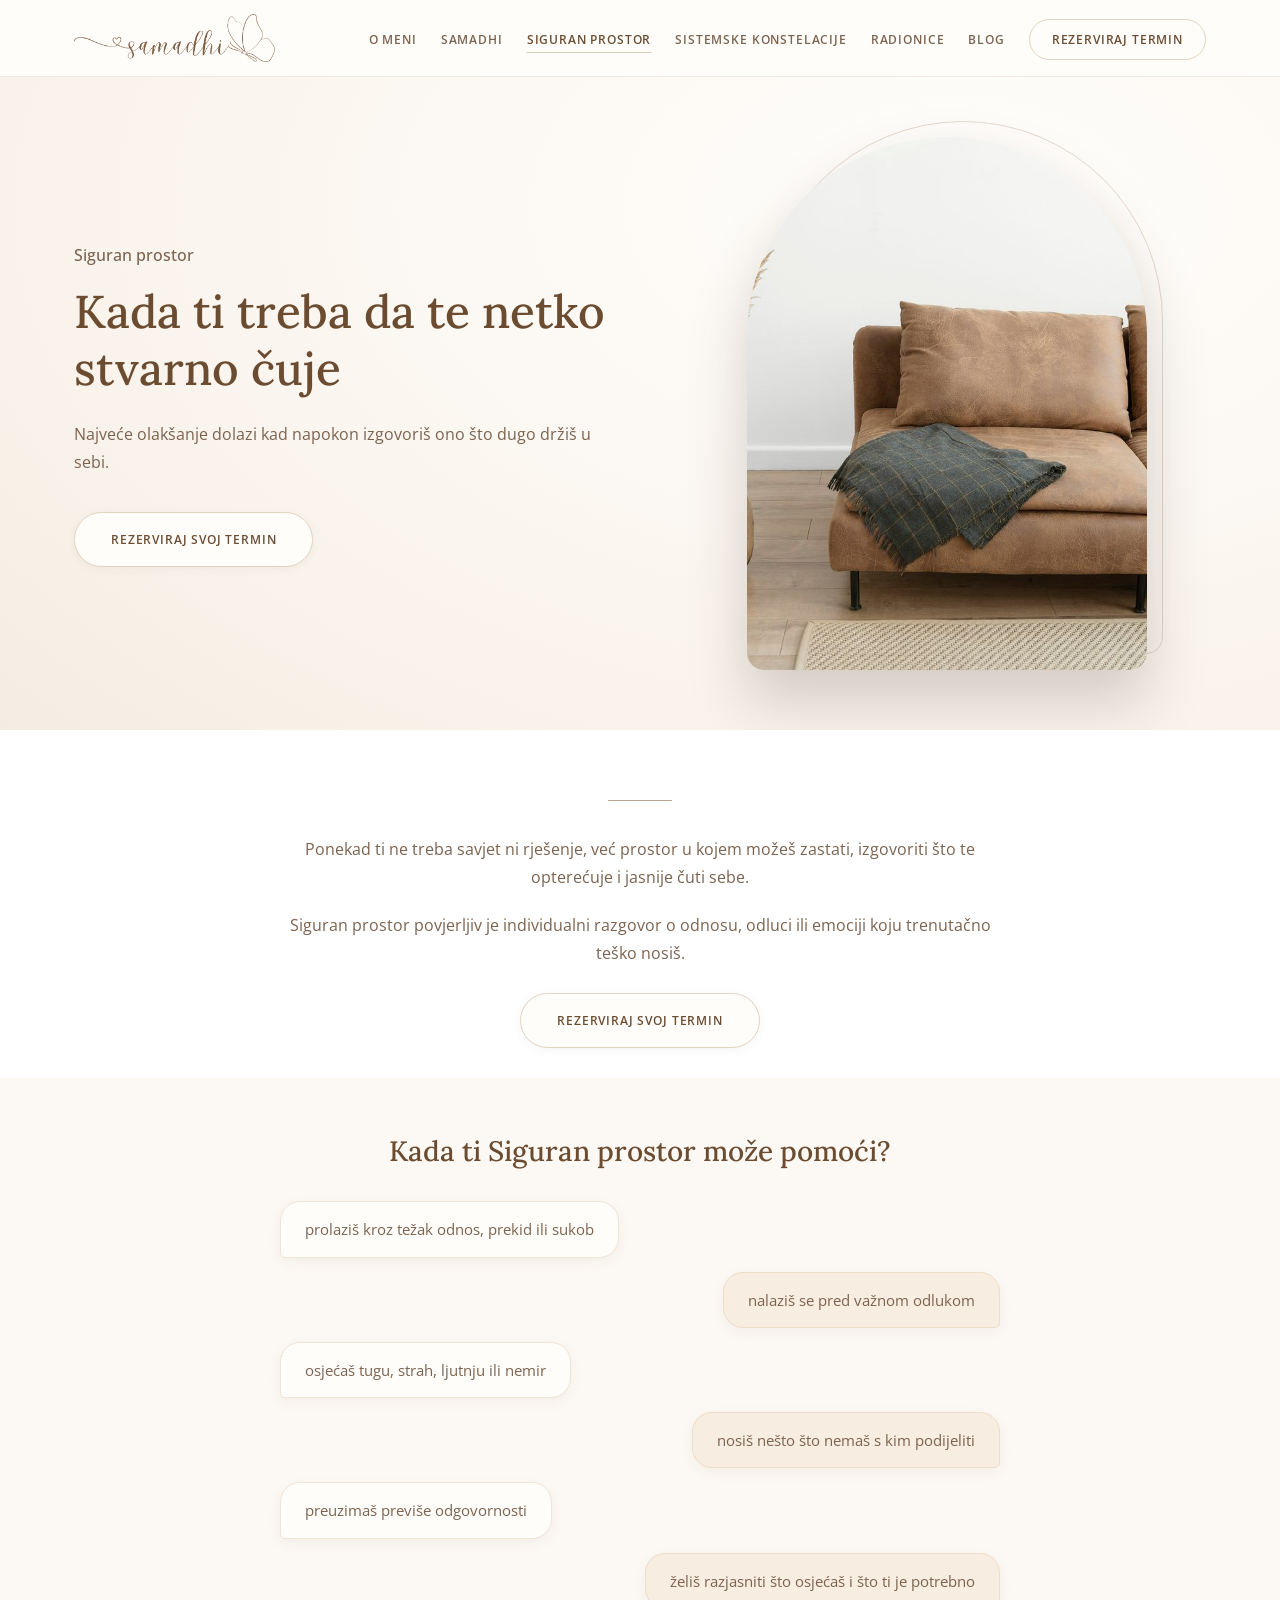
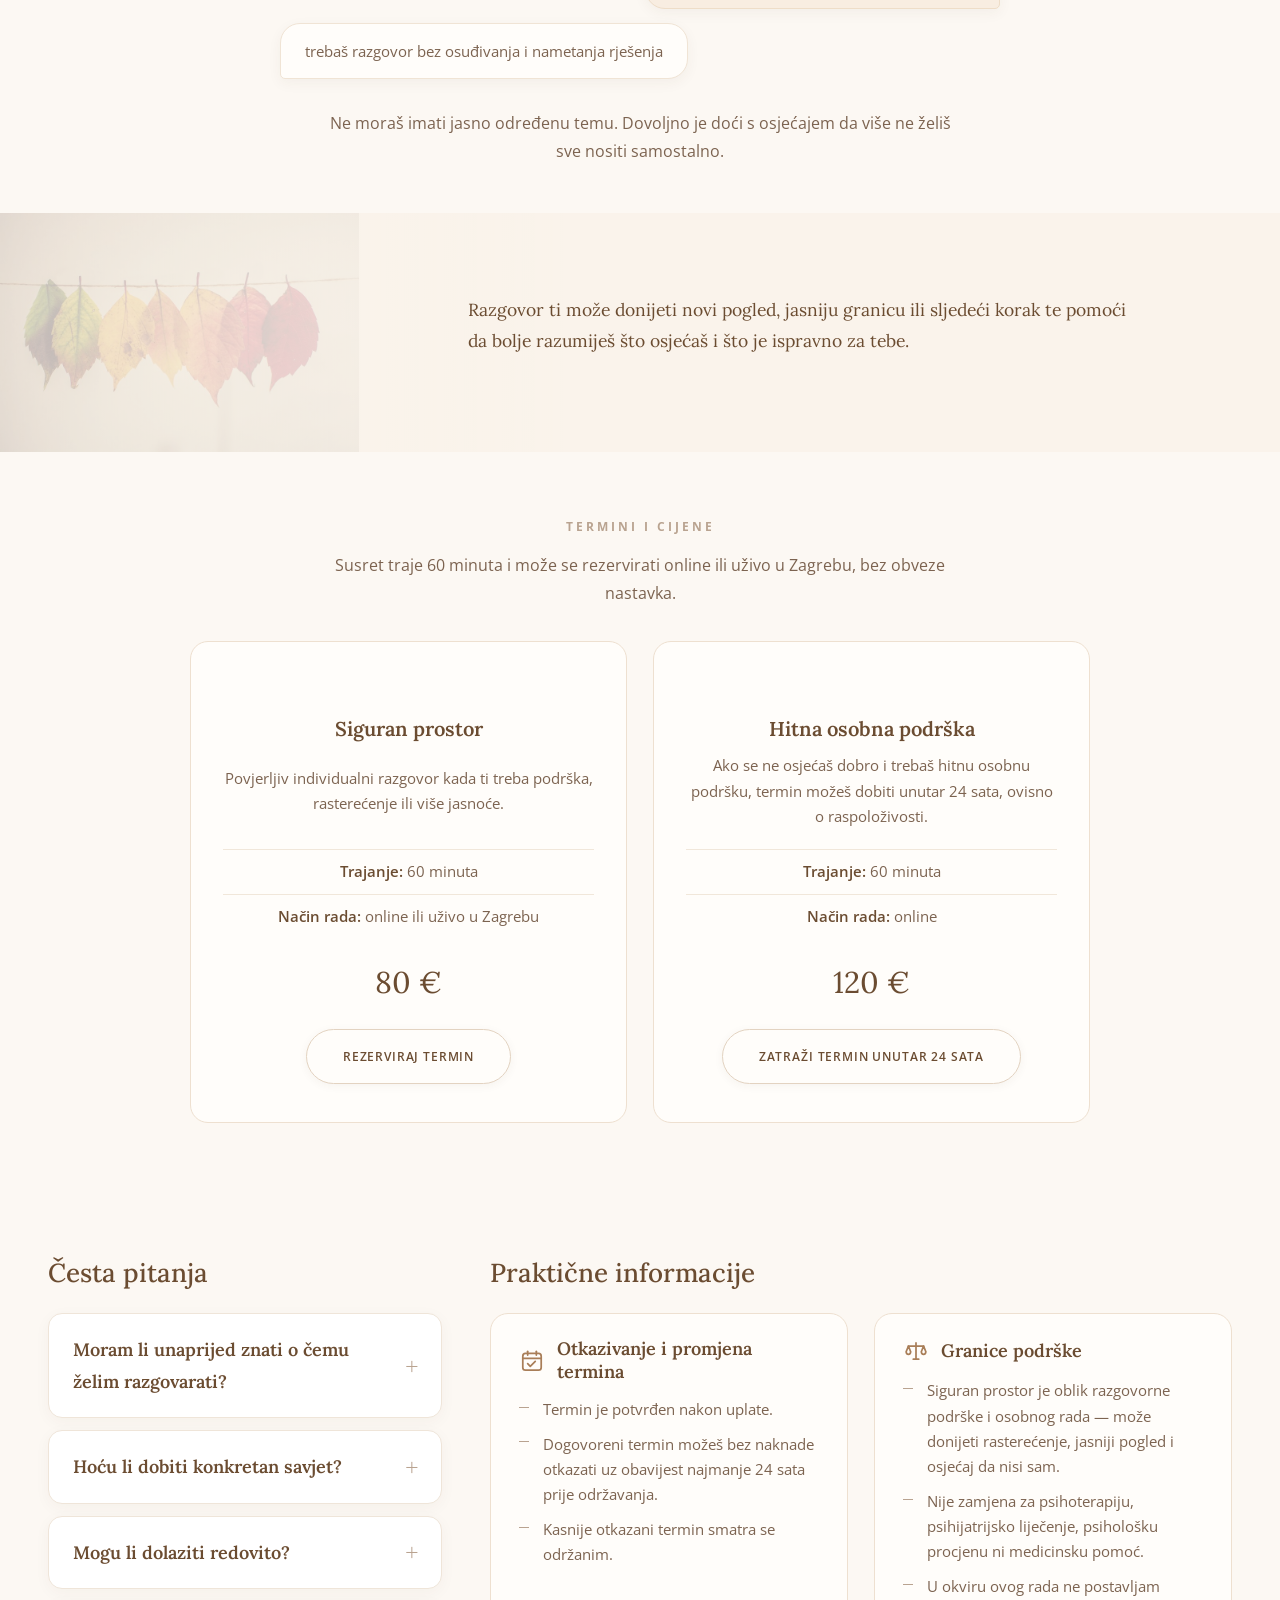
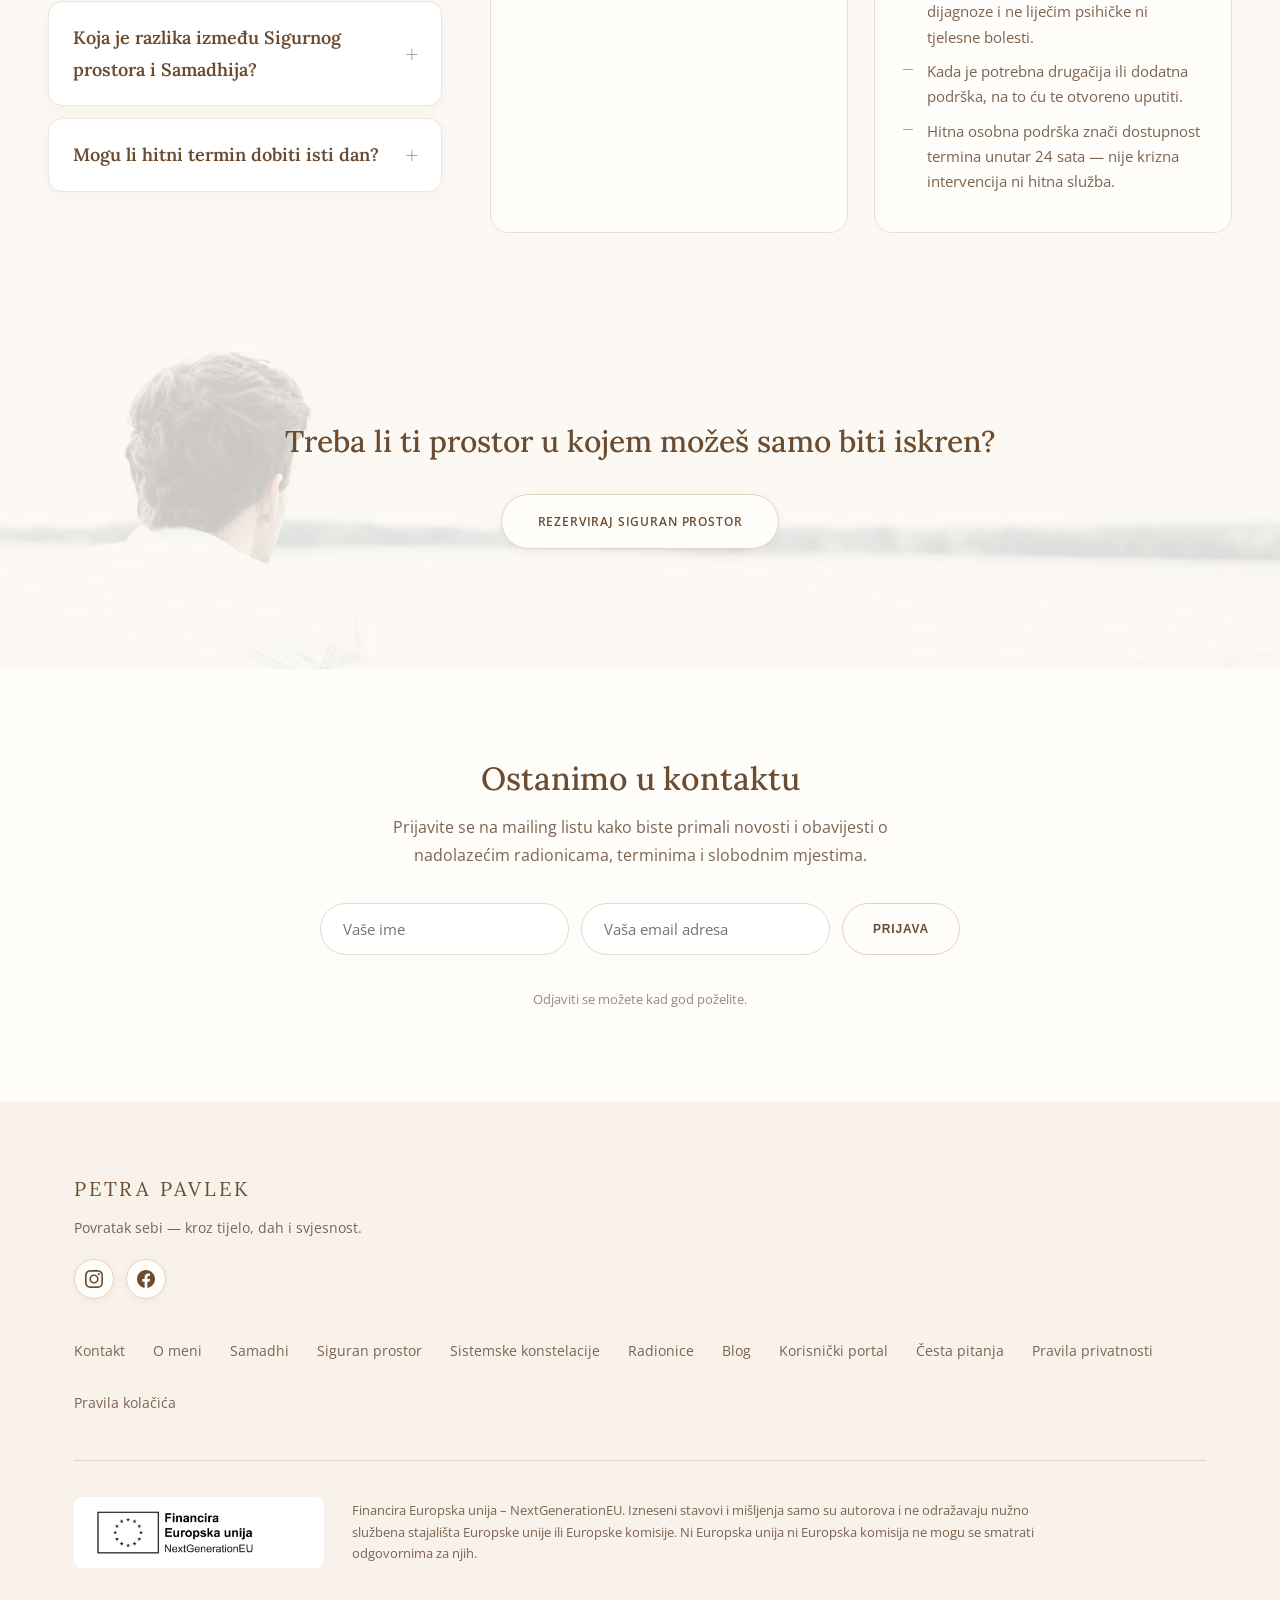
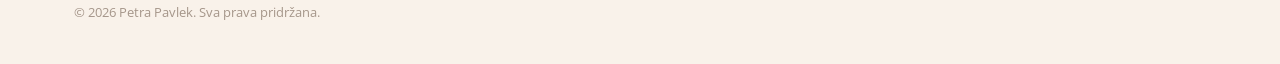
<file: siguran-prostor.html>
<!DOCTYPE html>
<html lang="hr">
<head>
<meta charset="UTF-8">
<meta name="viewport" content="width=device-width, initial-scale=1.0">
<title>Siguran prostor | Petra Pavlek</title>
<link rel="preconnect" href="https://fonts.googleapis.com">
<link rel="preconnect" href="https://fonts.gstatic.com" crossorigin>
<link href="https://fonts.googleapis.com/css2?family=Lora:ital,wght@0,400;0,500;0,600;0,700;1,400&family=Open+Sans:wght@300;400;500;600;700&display=swap" rel="stylesheet">
<link rel="stylesheet" href="style.css?v=146">
</head>
<body class="fw">

<header>
  <div class="wrap nav">
    <a href="index.html" class="logo"><img src="img/logo-samadhi3.png" alt="Samadhi by Petra Pavlek"></a>
    <nav id="nav">
      <ul>
        <li><a href="omeni.html">O meni</a></li>
        <li><a href="samadhi.html">Samadhi</a></li>
        <li><a href="siguran-prostor.html" class="active">Siguran prostor</a></li>
        <li><a href="konstelacije.html">Sistemske konstelacije</a></li>
        <li><a href="radionice.html">Radionice</a></li>
        <li><a href="blog.html">Blog</a></li>
        <li><a href="kontakt.html" class="nav-cta">Rezerviraj termin</a></li>
      </ul>
    </nav>
    <button class="burger" onclick="document.getElementById('nav').classList.toggle('open')" aria-label="Izbornik">☰</button>
  </div>
</header>

<section class="hero">
  <div class="wrap hero-grid">
    <div class="hero-text">
      <div class="kicker-line">Siguran prostor</div>
      <h1>Kada ti treba da te netko stvarno čuje</h1>
      <p>Najveće olakšanje dolazi kad napokon izgovoriš ono što dugo držiš u sebi.</p>
      <a href="kontakt.html" class="btn">Rezerviraj svoj termin</a>
    </div>
    <div class="hero-photo">
      <div class="portrait">
        <img src="img/razgovor.jpg" alt="Siguran prostor" style="object-position:center;">
      </div>
    </div>
  </div>
</section>

<section class="intro" style="padding:70px 0 30px;background:#fff;">
  <div class="wrap">
    <div class="rule"></div>
    <p style="max-width:720px;margin:0 auto 20px;">Ponekad ti ne treba savjet ni rješenje, već prostor u kojem možeš zastati, izgovoriti što te opterećuje i jasnije čuti sebe.</p>
    <p style="max-width:720px;margin:0 auto 20px;">Siguran prostor povjerljiv je individualni razgovor o odnosu, odluci ili emociji koju trenutačno teško nosiš.</p>
    <p style="text-align:center;margin:26px auto 0;"><a href="kontakt.html" class="btn">Rezerviraj svoj termin</a></p>
  </div>
</section>

<section class="os" style="background:var(--light);padding-top:56px;padding-bottom:48px;">
  <div class="inner" style="max-width:960px;">
    <h2 style="margin-top:0;text-align:center;">Kada ti Siguran prostor može pomoći?</h2>
    <div class="bubbles">
      <div class="bubble">prolaziš kroz težak odnos, prekid ili sukob</div>
      <div class="bubble r">nalaziš se pred važnom odlukom</div>
      <div class="bubble">osjećaš tugu, strah, ljutnju ili nemir</div>
      <div class="bubble r">nosiš nešto što nemaš s kim podijeliti</div>
      <div class="bubble">preuzimaš previše odgovornosti</div>
      <div class="bubble r">želiš razjasniti što osjećaš i što ti je potrebno</div>
      <div class="bubble">trebaš razgovor bez osuđivanja i nametanja rješenja</div>
    </div>
    <p style="text-align:center;max-width:640px;margin:0 auto;">Ne moraš imati jasno određenu temu. Dovoljno je doći s osjećajem da više ne želiš sve nositi samostalno.</p>
  </div>
</section>


<section class="soft-band ovdje razg">
  <div class="sb-text">
    <p style="font-size:17.5px;color:var(--dark);">Razgovor ti može donijeti novi pogled, jasniju granicu ili sljedeći korak te pomoći da bolje razumiješ što osjećaš i što je ispravno za tebe.</p>
  </div>
</section>

<section class="os" style="background:var(--light);padding:64px 24px;">
  <div class="inner" style="text-align:center;">
    <div class="tag2">Termini i cijene</div>
    <p style="margin:14px auto 0;max-width:680px;">Susret traje 60 minuta i može se rezervirati online ili uživo u Zagrebu, bez obveze nastavka.</p>
  </div>
  <div class="duo">
    <div class="dcard">
      <h3>Siguran prostor</h3>
      <p class="desc">Povjerljiv individualni razgovor kada ti treba podrška, rasterećenje ili više jasnoće.</p>
      <div class="drow"><b>Trajanje:</b> 60 minuta</div>
      <div class="drow"><b>Način rada:</b> online ili uživo u Zagrebu</div>
      <div class="dprice">80 €</div>
      <a href="kontakt.html" class="btn">Rezerviraj termin</a>
    </div>
    <div class="dcard">
      <h3>Hitna osobna podrška</h3>
      <p class="desc">Ako se ne osjećaš dobro i trebaš hitnu osobnu podršku, termin možeš dobiti unutar 24 sata, ovisno o raspoloživosti.</p>
      <div class="drow"><b>Trajanje:</b> 60 minuta</div>
      <div class="drow"><b>Način rada:</b> online</div>
      <div class="dprice">120 €</div>
      <a href="kontakt.html" class="btn">Zatraži termin unutar 24 sata</a>
    </div>
  </div>
  </section>


<section class="os" style="background:var(--light);padding:70px 24px;">
  <div class="fp-grid">
    <div>
      <h2>Česta pitanja</h2>
      <div class="faq">
<details>
      <summary>Moram li unaprijed znati o čemu želim razgovarati?</summary>
      <p>Ne moraš. Dovoljno je da znaš da ti je razgovor potreban. Zajedno ćemo krenuti od onoga što je u tom trenutku prisutno.</p>
    </details>
    <details>
      <summary>Hoću li dobiti konkretan savjet?</summary>
      <p>Kada procijenim da ti određeni prijedlog može pomoći, podijelit ću ga s tobom. Glavni cilj razgovora ipak je da jasnije čuješ sebe i doneseš odluku koja je u skladu s tobom.</p>
    </details>
    <details>
      <summary>Mogu li dolaziti redovito?</summary>
      <p>Da. Susrete možeš rezervirati povremeno ili redovito, prema potrebi. Svaki termin rezervira se zasebno.</p>
    </details>
    <details>
      <summary>Koja je razlika između Sigurnog prostora i Samadhija?</summary>
      <p>Siguran prostor je pojedinačni razgovorni susret od 60 minuta.</p>
      <p>Samadhi je kontinuirani individualni proces od deset susreta u kojem razgovor povezujemo s tijelom, emocijama, dahom, yogom, meditacijom i sistemskim radom.</p>
    </details>
    <details>
      <summary>Mogu li hitni termin dobiti isti dan?</summary>
      <p>Ponekad da, ovisno o raspoloživosti. Hitna osobna podrška jamči da ću ponuditi termin unutar 24 sata ako imam raspoloživ kapacitet.</p>
    </details>
      </div>
    </div>
    <div>
      <h2>Praktične informacije</h2>
      <div class="duo" style="margin-top:0;max-width:none;">
        <div class="dcard left">
          <h3><svg viewBox="0 0 24 24"><rect x="3.5" y="5" width="17" height="15.5" rx="2.5"/><line x1="3.5" y1="9.5" x2="20.5" y2="9.5"/><line x1="8" y1="3" x2="8" y2="6.5"/><line x1="16" y1="3" x2="16" y2="6.5"/><path d="M8,14.5 l2.4,2.4 l4.6,-4.6"/></svg>Otkazivanje i promjena termina</h3>
          <ul class="ls" style="margin-bottom:0;">
            <li>Termin je potvrđen nakon uplate.</li>
            <li>Dogovoreni termin možeš bez naknade otkazati uz obavijest najmanje 24 sata prije održavanja.</li>
            <li>Kasnije otkazani termin smatra se održanim.</li>
          </ul>
        </div>
        <div class="dcard left">
          <h3><svg viewBox="0 0 24 24"><line x1="12" y1="4.5" x2="12" y2="19.5"/><line x1="5" y1="7.5" x2="19" y2="7.5"/><path d="M5,7.5 L3,12.5 M5,7.5 L7,12.5 M2.9,12.5 a2.1,2.6 0 0 0 4.2,0"/><path d="M19,7.5 L17,12.5 M19,7.5 L21,12.5 M16.9,12.5 a2.1,2.6 0 0 0 4.2,0"/><line x1="9.5" y1="19.5" x2="14.5" y2="19.5"/></svg>Granice podrške</h3>
          <ul class="ls" style="margin-bottom:0;">
            <li>Siguran prostor je oblik razgovorne podrške i osobnog rada — može donijeti rasterećenje, jasniji pogled i osjećaj da nisi sam.</li>
            <li>Nije zamjena za psihoterapiju, psihijatrijsko liječenje, psihološku procjenu ni medicinsku pomoć.</li>
            <li>U okviru ovog rada ne postavljam dijagnoze i ne liječim psihičke ni tjelesne bolesti.</li>
            <li>Kada je potrebna drugačija ili dodatna podrška, na to ću te otvoreno uputiti.</li>
            <li>Hitna osobna podrška znači dostupnost termina unutar 24 sata — nije krizna intervencija ni hitna služba.</li>
          </ul>
        </div>
      </div>
    </div>
  </div>
</section>

<section class="quote-band qb-sp">
  <h2>Treba li ti prostor u kojem možeš samo biti iskren?</h2>
  <a href="kontakt.html" class="btn">Rezerviraj Siguran prostor</a>
</section>

<section class="newsletter">
  <h2>Ostanimo u kontaktu</h2>
  <p>Prijavite se na mailing listu kako biste primali novosti i obavijesti o nadolazećim radionicama, terminima i slobodnim mjestima.</p>
  <form class="nl-form" onsubmit="event.preventDefault();this.innerHTML='<p style=\'color:var(--teal);font-weight:600;margin:0 auto;\'>Hvala na prijavi!</p>';">
    <input type="text" placeholder="Vaše ime" required>
    <input type="email" placeholder="Vaša email adresa" required>
    <button type="submit">Prijava</button>
  </form>
  <p class="nl-note">Odjaviti se možete kad god poželite.</p>
</section>

<footer>
  <div class="wrap">
    <div class="footer-top">
      <div>
        <div class="footer-brand">Petra Pavlek</div>
        <p>Povratak sebi — kroz tijelo, dah i svjesnost.</p>
        <div class="socials">
          <a href="https://www.instagram.com/my.samadhi/" target="_blank" rel="noopener" aria-label="Instagram">
            <svg viewBox="0 0 24 24" xmlns="http://www.w3.org/2000/svg"><path d="M12 2.2c3.2 0 3.58.01 4.85.07 1.17.05 1.8.25 2.23.41.56.22.96.48 1.38.9.42.42.68.82.9 1.38.16.42.36 1.06.41 2.23.06 1.27.07 1.65.07 4.85s-.01 3.58-.07 4.85c-.05 1.17-.25 1.8-.41 2.23-.22.56-.48.96-.9 1.38-.42.42-.82.68-1.38.9-.42.16-1.06.36-2.23.41-1.27.06-1.65.07-4.85.07s-3.58-.01-4.85-.07c-1.17-.05-1.8-.25-2.23-.41a3.72 3.72 0 0 1-1.38-.9 3.72 3.72 0 0 1-.9-1.38c-.16-.42-.36-1.06-.41-2.23C2.21 15.58 2.2 15.2 2.2 12s.01-3.58.07-4.85c.05-1.17.25-1.8.41-2.23.22-.56.48-.96.9-1.38.42-.42.82-.68 1.38-.9.42-.16 1.06-.36 2.23-.41C8.42 2.21 8.8 2.2 12 2.2M12 0C8.74 0 8.33.01 7.05.07 5.78.13 4.9.33 4.14.63c-.79.3-1.46.72-2.13 1.38A5.9 5.9 0 0 0 .63 4.14C.33 4.9.13 5.78.07 7.05.01 8.33 0 8.74 0 12s.01 3.67.07 4.95c.06 1.27.26 2.15.56 2.91.3.79.72 1.46 1.38 2.13.67.66 1.34 1.08 2.13 1.38.76.3 1.64.5 2.91.56C8.33 23.99 8.74 24 12 24s3.67-.01 4.95-.07c1.27-.06 2.15-.26 2.91-.56a5.9 5.9 0 0 0 2.13-1.38 5.9 5.9 0 0 0 1.38-2.13c.3-.76.5-1.64.56-2.91.06-1.28.07-1.69.07-4.95s-.01-3.67-.07-4.95c-.06-1.27-.26-2.15-.56-2.91a5.9 5.9 0 0 0-1.38-2.13A5.9 5.9 0 0 0 19.86.63c-.76-.3-1.64-.5-2.91-.56C15.67.01 15.26 0 12 0zm0 5.84A6.16 6.16 0 1 0 18.16 12 6.16 6.16 0 0 0 12 5.84zM12 16a4 4 0 1 1 4-4 4 4 0 0 1-4 4zm7.85-10.4a1.44 1.44 0 1 1-1.44-1.44 1.44 1.44 0 0 1 1.44 1.44z"/></svg>
          </a>
          <a href="https://www.facebook.com/profile.php?id=61577738253478" target="_blank" rel="noopener" aria-label="Facebook">
            <svg viewBox="0 0 24 24" xmlns="http://www.w3.org/2000/svg"><path d="M24 12.07C24 5.44 18.63.07 12 .07S0 5.44 0 12.07c0 5.99 4.39 10.95 10.13 11.85v-8.38H7.08v-3.47h3.05V9.43c0-3.01 1.79-4.67 4.53-4.67 1.31 0 2.69.23 2.69.23v2.96h-1.51c-1.49 0-1.96.92-1.96 1.87v2.25h3.33l-.53 3.47h-2.8v8.38C19.61 23.02 24 18.06 24 12.07z"/></svg>
          </a>
        </div>
      </div>
      <div class="footer-links">
        <a href="kontakt.html">Kontakt</a>
        <a href="omeni.html">O meni</a>
        <a href="samadhi.html">Samadhi</a>
        <a href="siguran-prostor.html">Siguran prostor</a>
        <a href="konstelacije.html">Sistemske konstelacije</a>
        <a href="radionice.html">Radionice</a>
        <a href="blog.html">Blog</a>
        <a href="portal.html">Korisnički portal</a>
        <a href="faq.html">Česta pitanja</a>
        <a href="privatnost.html">Pravila privatnosti</a>
        <a href="kolacici.html">Pravila kolačića</a>
      </div>
    </div>
    <div class="eu">
      <img src="img/eu-financira.jpg" alt="Financira Europska unija – NextGenerationEU">
      <p>Financira Europska unija – NextGenerationEU. Izneseni stavovi i mišljenja samo su autorova i ne odražavaju nužno službena stajališta Europske unije ili Europske komisije. Ni Europska unija ni Europska komisija ne mogu se smatrati odgovornima za njih.</p>
    </div>
    <div class="copy">© 2026 Petra Pavlek. Sva prava pridržana.</div>
  </div>
</footer>

</body>
</html>
</file>
<file: style.css>
:root{
  --teal:#b9a390;
  --teal-dark:#a08a76;
  --dark:#6b4c31;
  --grey:#7c6350;
  --light:#fcf8f3;
  --white:#fffdfa;
}
*{margin:0;padding:0;box-sizing:border-box;}
html{scroll-behavior:smooth;}
body{font-family:'Open Sans',Arial,sans-serif;color:var(--grey);line-height:1.75;font-size:16px;background:var(--white);}
h1,h2,h3{font-family:'Lora',Georgia,serif;color:var(--dark);font-weight:600;line-height:1.25;}
img{max-width:100%;display:block;}
a{text-decoration:none;color:inherit;}
.wrap{max-width:1180px;margin:0 auto;padding:0 24px;}

/* ---------- Header ---------- */
header{position:sticky;top:0;z-index:50;background:#fffdfa;border-bottom:1px solid #f1e9e0;}
.nav{display:flex;align-items:center;justify-content:space-between;height:76px;}
.logo{display:flex;align-items:center;}
.logo img{height:48px;width:auto;display:block;}
nav ul{display:flex;gap:24px;list-style:none;align-items:center;}
nav a{font-size:12px;font-weight:600;letter-spacing:.07em;text-transform:uppercase;color:var(--grey);transition:color .2s;white-space:nowrap;}
nav li{position:relative;}
nav li.has-dropdown > a::after{content:' ▾';font-size:10px;color:var(--teal);}
.dropdown{display:none;position:absolute;top:100%;left:50%;transform:translateX(-50%);background:#fff;box-shadow:0 14px 34px rgba(74,52,38,.14);border-radius:12px;padding:10px 0;min-width:250px;list-style:none;z-index:60;}
nav li.has-dropdown:hover > .dropdown{display:block;}
.dropdown li{width:100%;}
.dropdown a{display:block;padding:10px 20px;font-size:13px;font-weight:600;letter-spacing:0;text-transform:none;color:var(--dark);white-space:nowrap;}
.dropdown a:hover{background:var(--light);color:var(--dark);}
nav a:hover{color:var(--dark);}
nav a:hover:not(.nav-cta):not(.dropdown a){text-decoration:underline;text-underline-offset:8px;text-decoration-thickness:1px;text-decoration-color:#ddc9b2;}
nav a.active:not(.nav-cta){color:var(--dark);text-decoration:underline;text-underline-offset:8px;text-decoration-thickness:1px;text-decoration-color:#ddc9b2;}
nav ul:hover a.active:not(.nav-cta):not(:hover){text-decoration:none;}
.nav-cta{background:#fffdfa;color:var(--dark) !important;padding:11px 22px;border-radius:100px;border:1px solid #e3d3c1;}
.nav-cta:hover{background:#f5ebe1;}
.burger{display:none;background:none;border:none;font-size:26px;color:var(--dark);cursor:pointer;}

/* ---------- Hero (naslovni, sa slikom) ---------- */
.hero{position:relative;background:radial-gradient(120% 140% at 75% 20%, #fffefc 0%, #faf5ee 50%, #f1e9dd 100%);overflow:hidden;}
.hero-grid{display:grid;grid-template-columns:1.05fr .95fr;align-items:center;gap:40px;min-height:66vh;}
.hero-text{padding:90px 0;align-self:center;}
.hero .kicker,.page-hero .kicker{font-size:13px;letter-spacing:.35em;text-transform:uppercase;font-weight:600;color:var(--grey);margin-bottom:18px;}
.kicker-line{font-size:16px;font-weight:500;color:var(--grey);margin-bottom:14px;}
.hero h1{font-size:clamp(30px,4vw,46px);font-weight:500;margin-bottom:22px;color:var(--dark);}
.hero p{max-width:520px;margin:0 0 36px;font-size:16px;color:var(--grey);font-weight:400;}
.hero-photo{display:flex;justify-content:center;padding:60px 0;}
.portrait{position:relative;width:min(400px,86%);}
.portrait img{width:100%;aspect-ratio:3/4;object-fit:cover;object-position:center 22%;border-radius:210px 210px 18px 18px;box-shadow:0 30px 60px rgba(74,52,38,.22);position:relative;z-index:1;}
.portrait::before{content:'';position:absolute;top:-16px;right:-16px;bottom:16px;left:16px;border:1px solid rgba(185,163,144,.4);border-radius:210px 210px 18px 18px;}
.portrait img.butterfly{position:absolute;top:-2.7%;left:6.5%;width:15%;height:auto;aspect-ratio:auto;object-fit:contain;box-shadow:none;border-radius:0;z-index:2;}
.btn{display:inline-block;background:#fffdfa;color:var(--dark);font-size:12px;font-weight:600;letter-spacing:.07em;text-transform:uppercase;padding:16px 36px;border-radius:100px;transition:background .2s,transform .2s,border-color .2s;border:1px solid #e3d3c1;box-shadow:0 2px 10px rgba(74,52,38,.05);cursor:pointer;font-family:inherit;}
.btn:hover{background:#f5ebe1;border-color:#d9c5ae;transform:translateY(-2px);}

/* ---------- Page hero (podstranice, bez slike) ---------- */
.page-hero{background:radial-gradient(120% 140% at 75% 20%, #fffefc 0%, #faf5ee 50%, #f1e9dd 100%);text-align:center;padding:90px 24px;}
.page-hero h1{font-size:clamp(26px,3.4vw,38px);font-weight:500;margin-bottom:16px;}
.page-hero p{max-width:640px;margin:0 auto;font-size:18px;font-weight:300;}
.page-hero p.lead{font-size:18px;font-weight:300;color:var(--grey);max-width:680px;line-height:1.75;}

/* ---------- Intro ---------- */
.intro{padding:100px 0 80px;text-align:center;}
.intro h2{font-size:clamp(21px,2.8vw,29px);max-width:760px;margin:0 auto 28px;font-weight:500;}
.intro h2 em{color:var(--grey);}
.intro p{max-width:720px;margin:0 auto 20px;}
.rule{width:64px;height:1px;background:var(--teal);margin:0 auto 34px;border-radius:2px;}

/* ---------- Programi ---------- */
.programs{padding:20px 0 40px;}
.program{display:grid;grid-template-columns:1fr 1fr;gap:0;margin-bottom:70px;background:var(--light);border-radius:18px;overflow:hidden;}
.program:nth-child(even) .program-img{order:2;}
.program-img{min-height:380px;background-size:cover;background-position:center;}
.program-body{padding:60px 56px;display:flex;flex-direction:column;justify-content:center;align-items:flex-start;}
.program-body .tag{font-size:12px;font-weight:700;letter-spacing:.25em;text-transform:uppercase;color:var(--grey);margin-bottom:14px;}
.program-body h3{font-size:clamp(24px,3vw,32px);margin-bottom:18px;font-weight:500;}
.program-body p{margin-bottom:28px;}
.btn-outline{display:inline-block;font-size:12px;font-weight:600;letter-spacing:.07em;text-transform:uppercase;color:var(--dark);border:1px solid #dcc9b5;padding:13px 30px;border-radius:100px;transition:all .2s;background:transparent;}
.btn-outline:hover{background:#f5ebe1;border-color:#d9c5ae;color:var(--dark);}

/* ---------- Konstelacije (kupnja) ---------- */
.shop{padding:90px 0;background:var(--light);}
.shop h2{text-align:center;font-size:clamp(26px,3.5vw,38px);font-weight:500;margin-bottom:12px;}
.shop .sub{text-align:center;max-width:640px;margin:0 auto 54px;}
.shop-grid{display:grid;grid-template-columns:repeat(3,1fr);gap:28px;}
.shop-grid.grid-2{grid-template-columns:repeat(2,1fr);max-width:900px;margin:0 auto;}
.shop-card{background:#fff;border-radius:18px;overflow:hidden;display:flex;flex-direction:column;box-shadow:0 6px 24px rgba(74,52,38,.06);transition:transform .25s,box-shadow .25s;}
.shop-card:hover{transform:translateY(-5px);box-shadow:0 14px 34px rgba(74,52,38,.12);}
.shop-img{height:220px;background-size:cover;background-position:center;}
.shop-body{padding:28px 26px 30px;display:flex;flex-direction:column;flex:1;text-align:center;}
.shop-body h3{font-size:19px;font-weight:600;margin-bottom:10px;line-height:1.4;}
.shop-body .desc{font-size:14px;margin-bottom:18px;}
.price{font-family:'Lora',Georgia,serif;font-size:26px;color:var(--dark);font-weight:600;margin:auto 0 20px;}
.price small{font-size:13px;color:var(--grey);font-family:'Open Sans',sans-serif;font-weight:400;display:block;margin-top:2px;}
.shop-body .btn{padding:13px 28px;font-size:12px;align-self:center;}
.shop-more{text-align:center;margin-top:44px;display:flex;flex-direction:column;gap:14px;align-items:center;}

/* ---------- CTA traka ---------- */
.choose{background:#f5ebe1;color:var(--grey);text-align:center;padding:96px 24px;}
.choose h2{color:var(--dark);font-size:clamp(20px,2.8vw,29px);font-weight:500;margin-bottom:18px;}
.choose p{max-width:560px;margin:0 auto 36px;font-size:17px;color:var(--grey);}
.choose .btn{background:#fffdfa;color:var(--dark);}
.choose .btn:hover{background:#f5ebe1;color:var(--dark);}

/* ---------- Citat ---------- */
.quote{padding:110px 24px;text-align:center;background:var(--light);}
.quote blockquote{font-family:'Lora',Georgia,serif;font-size:clamp(20px,2.8vw,28px);color:var(--dark);max-width:820px;margin:0 auto;line-height:1.6;font-weight:400;}

/* ---------- Sadržaj s slikom (konstelacije) ---------- */
.split{padding:90px 0;}
.split-grid{display:grid;grid-template-columns:1fr 1fr;gap:64px;align-items:center;}
.split-grid img{border-radius:18px;box-shadow:0 14px 34px rgba(74,52,38,.12);width:100%;aspect-ratio:1/1;object-fit:cover;object-position:center 28%;}
.split-text h2{font-size:clamp(24px,3vw,34px);font-weight:500;margin-bottom:18px;}
.split-text p{margin-bottom:16px;}

/* ---------- Benefiti ---------- */
.benefits{padding:80px 0 90px;background:var(--light);}
.benefits h2{text-align:center;font-size:clamp(24px,3vw,34px);font-weight:500;margin-bottom:12px;}
.benefits .sub{text-align:center;max-width:700px;margin:0 auto 50px;}
.benefit-grid{display:flex;flex-wrap:wrap;gap:24px;justify-content:center;}
.benefit{background:#fff;border-radius:18px;padding:36px 32px;box-shadow:0 6px 24px rgba(74,52,38,.06);flex:0 1 352px;transition:transform .25s,box-shadow .25s;}
.benefit:hover{transform:translateY(-4px);box-shadow:0 14px 34px rgba(74,52,38,.12);}
.benefit h3{font-size:16px;font-weight:600;letter-spacing:.08em;text-transform:uppercase;color:var(--dark);margin-bottom:12px;}
.benefit h3::before{content:'';display:block;width:34px;height:3px;background:var(--teal);border-radius:2px;margin-bottom:14px;}
.benefit p{font-size:14.5px;}

/* ---------- Blog ---------- */
.post-list{padding:80px 0;}
.post-card{display:grid;grid-template-columns:.9fr 1.1fr;gap:0;background:var(--light);border-radius:18px;overflow:hidden;transition:transform .25s,box-shadow .25s;}
.post-card:hover{transform:translateY(-4px);box-shadow:0 14px 34px rgba(74,52,38,.12);}
.post-card-img{min-height:320px;background-size:cover;background-position:center;}
.post-card{min-height:320px;}
.post-card-body{padding:44px 46px;display:flex;flex-direction:column;justify-content:center;align-items:flex-start;}
.post-card-body .tag{font-size:12px;font-weight:700;letter-spacing:.25em;text-transform:uppercase;color:var(--grey);margin-bottom:12px;}
.post-card-body h2{font-size:clamp(20px,2.6vw,28px);font-weight:500;margin-bottom:14px;display:-webkit-box;-webkit-line-clamp:2;-webkit-box-orient:vertical;overflow:hidden;}
.post-card-body p{font-size:15px;margin-bottom:24px;display:-webkit-box;-webkit-line-clamp:2;-webkit-box-orient:vertical;overflow:hidden;}
.article{max-width:760px;margin:0 auto;padding:90px 24px;}
.article .tag{font-size:12px;font-weight:700;letter-spacing:.25em;text-transform:uppercase;color:var(--grey);margin-bottom:14px;}
.article h1{font-size:clamp(28px,4vw,42px);font-weight:500;margin-bottom:28px;}
.article h2{font-size:22px;font-weight:600;margin:40px 0 14px;}
.article p{margin-bottom:18px;}
.article img{border-radius:18px;margin:10px 0 30px;}
.article img.cover{width:100%;max-height:440px;object-fit:cover;}
.article div img{max-height:520px;object-fit:contain;margin:16px auto;}

/* ---------- Forme (kontakt, portal) ---------- */
.form-card{background:#fff;border-radius:18px;padding:48px 44px;box-shadow:0 10px 34px rgba(74,52,38,.10);max-width:520px;margin:0 auto;}
.form-card h2{font-size:24px;font-weight:500;margin-bottom:8px;text-align:center;}
.form-card .sub{font-size:14.5px;text-align:center;margin-bottom:30px;}
.field{margin-bottom:16px;text-align:left;}
.field label{display:block;font-size:12px;font-weight:700;letter-spacing:.08em;text-transform:uppercase;color:var(--dark);margin-bottom:6px;}
.field input,.field textarea{width:100%;padding:14px 18px;border:1px solid #e4d9cc;border-radius:12px;font-family:inherit;font-size:15px;outline:none;background:#fff;}
.field input:focus,.field textarea:focus{border-color:var(--teal);}
.field textarea{min-height:130px;resize:vertical;}
.form-card .btn{width:100%;margin-top:8px;}
.form-note{font-size:12.5px;color:#98897d;margin-top:16px;text-align:center;}
.form-wrap{padding:80px 24px;background:var(--light);}
.form-success{color:var(--teal);font-weight:600;text-align:center;padding:20px 0;}

/* ---------- FAQ ---------- */
.faq{max-width:780px;margin:0 auto;padding:70px 24px 90px;}
.faq details{background:#fff;border:1px solid #efe5d9;border-radius:14px;margin-bottom:12px;box-shadow:0 4px 16px rgba(74,52,38,.04);}
.faq summary{cursor:pointer;list-style:none;padding:20px 54px 20px 24px;font-family:'Lora',Georgia,serif;font-size:18px;font-weight:600;color:var(--dark);position:relative;}
.faq summary::-webkit-details-marker{display:none;}
.faq summary::after{content:'+';position:absolute;right:22px;top:50%;transform:translateY(-50%);font-size:24px;color:var(--teal);font-family:'Open Sans',sans-serif;font-weight:300;transition:transform .2s;}
.faq details[open] summary::after{content:'−';}
.faq details p{padding:0 24px 20px;color:var(--grey);font-size:14.5px;line-height:1.7;}
.faq.benefits-acc{padding:0;max-width:820px;margin:0 auto;}

/* ---------- Newsletter ---------- */
.newsletter{padding:90px 24px;text-align:center;}
.newsletter h2{font-size:clamp(24px,3vw,32px);font-weight:500;margin-bottom:14px;}
.newsletter p{max-width:560px;margin:0 auto 34px;}
.nl-form{display:flex;gap:12px;max-width:640px;margin:0 auto;}
.newsletter p.nl-note,.nl-note{font-size:12.5px;color:#98897d;margin:34px auto 0;}
.nl-note a{color:#98897d;}
.nl-form input{flex:1;padding:15px 22px;border:1px solid #e4d9cc;border-radius:100px;font-family:inherit;font-size:15px;outline:none;}
.nl-form input:focus{border-color:var(--teal);}
.nl-form button{background:#fffdfa;color:var(--dark);border:1px solid #e3d3c1;font-size:12px;font-weight:600;letter-spacing:.07em;text-transform:uppercase;padding:15px 30px;border-radius:100px;cursor:pointer;transition:background .2s;}
.nl-form button:hover{background:#f5ebe1;}

/* ---------- Footer ---------- */
footer{background:#f9f2ea;color:var(--grey);padding:70px 0 40px;font-size:14px;}
.footer-top{display:flex;flex-wrap:wrap;justify-content:space-between;gap:40px;padding-bottom:44px;border-bottom:1px solid #e2d3c2;}
.footer-brand{font-family:'Lora',Georgia,serif;font-size:20px;letter-spacing:.14em;text-transform:uppercase;color:var(--dark);margin-bottom:10px;}
.socials{display:flex;gap:12px;margin-top:18px;}
.socials a{width:40px;height:40px;border-radius:50%;background:#fffdfa;border:1px solid #e3d3c1;display:flex;align-items:center;justify-content:center;transition:background .2s,transform .2s,border-color .2s;box-shadow:0 2px 8px rgba(74,52,38,.05);}
.socials a:hover{background:#f5ebe1;border-color:#d9c5ae;transform:translateY(-2px);}
.socials svg{width:18px;height:18px;fill:var(--dark);display:block;}
.footer-links{display:flex;gap:28px;flex-wrap:wrap;align-items:center;}
.footer-links a{color:var(--grey);transition:color .2s;}
.footer-links a:hover{color:var(--teal);}
.eu{display:flex;align-items:center;gap:28px;flex-wrap:wrap;padding:36px 0 0;}
.eu img{width:250px;background:#fff;padding:10px 16px;border-radius:8px;}
.eu p{font-size:12.5px;line-height:1.7;max-width:720px;color:var(--grey);}
.copy{margin-top:34px;font-size:12.5px;color:#a5968a;}

/* ---------- Responsive ---------- */
@media (max-width:1080px){
  nav ul{display:none;}
  .burger{display:block;}
  nav.open ul{display:flex;flex-direction:column;position:absolute;top:76px;left:0;right:0;background:#fff;padding:24px;border-bottom:1px solid #f1e9e0;gap:18px;}
  nav.open li{text-align:center;}
  nav.open .dropdown{display:flex;flex-direction:column;align-items:center;position:static;transform:none;box-shadow:none;padding:10px 0 0;min-width:0;gap:10px;background:none;border-bottom:none;}
  nav.open .dropdown a{padding:0;font-size:12.5px;color:var(--grey);text-align:center;}
}
@media (max-width:900px){
  .hero-grid{gap:20px;min-height:0;}
  .hero-text{padding:60px 0;}
  .hero h1{font-size:clamp(26px,4.5vw,40px);}
  .hero p{font-size:15px;margin-bottom:26px;}
  .hero .btn{padding:13px 24px;font-size:12px;}
  .portrait{width:min(320px,86%);}
  .program{grid-template-columns:1fr;}
  .program:nth-child(even) .program-img{order:0;}
  .program-img{min-height:260px;}
  .program-body{padding:40px 30px;}
  .shop-grid,.shop-grid.grid-2{grid-template-columns:1fr;}
  .split-grid{grid-template-columns:1fr;gap:36px;}
  .post-card{grid-template-columns:1fr;}
  .post-card-img{min-height:220px;}
  .post-card-body{padding:34px 28px;}
  .nl-form{flex-direction:column;}
  .nl-form button{width:100%;}
}
@media (max-width:560px){
  .hero-grid{grid-template-columns:1fr;gap:0;}
  .hero-text{padding:60px 0 36px;text-align:center;}
  .hero h1{font-size:clamp(30px,8vw,38px);}
  .hero p{margin:0 auto 30px;}
  .portrait{width:min(280px,80%);}
  .form-card{padding:36px 24px;}
  .page-hero{padding:64px 20px;}
  .intro{padding:70px 0 50px;}
  .shop{padding:64px 0;}
  .shop-more .btn,.shop-more .btn-outline{font-size:11px;padding:12px 22px;}
  .choose{padding:70px 20px;}
  .quote{padding:70px 20px;}
  .newsletter{padding:64px 20px;}
  .article{padding:60px 20px;}
  .split{padding:60px 0;}
  .benefits{padding:60px 0;}
  .post-card-body{padding:28px 22px;}
}

/* ---- home v2 ---- */
.butterfly-panel{background:#f5ebe1;border-radius:18px;min-height:340px;display:flex;align-items:center;justify-content:center;}
.butterfly-panel img{width:150px;opacity:.92;box-shadow:none;border-radius:0;}
.ways{padding:90px 0;background:var(--light);text-align:center;}
.ways h2{color:var(--dark);font-size:clamp(20px,2.8vw,29px);font-weight:500;margin-bottom:52px;}
.ways-grid{display:grid;grid-template-columns:repeat(4,1fr);gap:32px;max-width:1020px;margin:0 auto;padding:0 24px;}
.way{display:flex;flex-direction:column;align-items:center;}
.way .circle{outline:1px solid rgba(185,163,144,.5);outline-offset:8px;width:168px;height:168px;max-width:100%;aspect-ratio:1;border-radius:50%;overflow:hidden;margin:0 auto 20px;box-shadow:0 8px 26px rgba(74,52,38,.10);border:1px solid rgba(185,163,144,.35);transition:transform .25s;}
.way:hover .circle{transform:translateY(-5px);}
.way .circle img{width:100%;height:100%;object-fit:cover;display:block;}
.way h3{font-size:13px;font-weight:600;letter-spacing:.07em;text-transform:uppercase;color:var(--dark);}
.testimonials{padding:90px 0;background:#fff;text-align:center;}
.testimonials h2{color:var(--dark);font-size:clamp(20px,2.8vw,29px);font-weight:500;margin-bottom:52px;}
.t-grid{display:grid;grid-template-columns:repeat(3,1fr);gap:28px;}
.t-card{background:var(--light);border-radius:18px;padding:36px 30px;text-align:left;}
.t-card p{font-family:'Lora',Georgia,serif;color:var(--dark);font-size:16px;line-height:1.75;margin-bottom:18px;}
.t-name{font-size:12px;font-weight:700;letter-spacing:.18em;color:var(--grey);text-transform:uppercase;}
.home-blog{padding:90px 0;background:#fff;}
.home-blog h2{text-align:center;color:var(--dark);font-size:clamp(20px,2.8vw,29px);font-weight:500;margin-bottom:52px;}
.home-blog .wrap{display:grid;gap:28px;}
.ws-meta{font-size:13px;font-weight:600;letter-spacing:.05em;color:var(--grey);margin-bottom:16px;}
@media (max-width:900px){
  .ways-grid{grid-template-columns:repeat(2,1fr);}
  .t-grid{grid-template-columns:1fr;}
}

/* ---- o meni v2 ---- */
.om{padding:26px 24px;}
.om .inner{max-width:760px;margin:0 auto;}
.om h2{text-align:center;color:var(--dark);font-size:clamp(20px,2.8vw,29px);font-weight:500;margin-bottom:26px;}
.om p{margin-bottom:18px;}
.om-light{background:var(--light);}
.om-band{background:#f5ebe1;}
.om-moments{text-align:center;font-family:'Lora',Georgia,serif;color:var(--dark);font-size:18px;line-height:2.1;margin-bottom:28px;}
.om-cards{display:grid;grid-template-columns:repeat(3,1fr);gap:24px;max-width:1020px;margin:38px auto;}
.om-cards .t-card{background:#fff;}
.om .leptir{width:72px;display:block;margin:0 auto 22px;opacity:.9;}
@media (max-width:900px){.om-cards{grid-template-columns:1fr;}}

/* nit koja povezuje sekcije na O meni */
.om h2::before{content:'';display:block;width:1px;height:24px;margin:0 auto 14px;background:linear-gradient(180deg,rgba(201,171,142,0),#c9ab8e);}
.om .leptir + h2::before{display:none;}
.om .om-photo{width:240px;aspect-ratio:3/4;object-fit:cover;border-radius:150px 150px 14px 14px;display:block;margin:0 auto 30px;box-shadow:0 10px 28px rgba(74,52,38,.12);border:1px solid rgba(185,163,144,.35);}
.om .om-photo + h2::before{display:none;}
.split-grid.split-small{grid-template-columns:320px 1fr;gap:56px;}
@media (max-width:900px){
  .split-grid.split-small{grid-template-columns:1fr;}
  .split-grid.split-small img{max-width:320px;margin:0 auto;}
}
.ways .kicker{font-size:12px;font-weight:700;letter-spacing:.25em;text-transform:uppercase;color:var(--grey);margin-bottom:14px;}
.ways .sub{max-width:640px;margin:-38px auto 52px;color:var(--grey);}
.way p{font-size:14px;color:var(--grey);line-height:1.7;margin:12px auto 16px;max-width:240px;}
.way .more{margin-top:auto;font-size:12px;font-weight:600;letter-spacing:.07em;text-transform:uppercase;color:var(--dark);text-decoration:underline;text-underline-offset:6px;text-decoration-thickness:1px;text-decoration-color:#c9ab8e;}
.way:hover .more{text-decoration-color:var(--dark);}
.way .circle.illu{border:none;box-shadow:none;background:var(--light);overflow:hidden;outline:none;}
.way .circle.illu img{object-fit:contain;}


/* ---- mobilna dorada ---- */
@media (max-width:560px){
  .kicker-line{font-size:14px;}
  .hero-text{padding:48px 0 30px;}
  .hero-photo{padding:24px 0 48px;}
  .ways{padding:56px 0;}
  .ways .sub{margin:-30px auto 40px;padding:0 20px;}
  .ways h2{margin-bottom:40px;padding:0 20px;}
  .ways-grid{grid-template-columns:repeat(2,1fr);gap:30px 14px;padding:0 14px;}
  .way .circle{width:122px;height:122px;}
  .way h3{font-size:11.5px;}
  .way p{font-size:13px;max-width:165px;margin:9px auto 11px;}
  .way .more{font-size:11px;}
  .testimonials{padding:56px 0;}
  .testimonials h2{margin-bottom:36px;}
  .t-card{padding:26px 22px;}
  .t-card p{font-size:15px;}
  .home-blog{padding:56px 0;}
  .home-blog h2{margin-bottom:36px;}
  .om{padding:22px 20px;}
  .om h2::before{height:20px;margin-bottom:12px;}
  .om-moments{font-size:16px;line-height:1.9;}
  .om .om-photo{width:200px;}
  .split-grid.split-small img{max-width:260px;}
  .eu{gap:18px;}
  .eu img{width:200px;}
  .footer-links{gap:14px 22px;}
  .shop-body h3{font-size:17px;}
  .program-body{padding:34px 24px;}
}

/* ---- o meni v3 ---- */
.os{padding:48px 24px;}
.os .inner{max-width:760px;margin:0 auto;}
.os .tag2{font-size:12px;font-weight:700;letter-spacing:.25em;text-transform:uppercase;color:var(--teal);margin-bottom:12px;}
.os h2{color:var(--dark);font-size:clamp(21px,2.6vw,28px);font-weight:500;margin-bottom:22px;}
.os h3{color:var(--dark);font-size:18px;font-weight:600;margin:36px 0 14px;}
.os p{margin-bottom:18px;}
.os p.pl{font-family:'Lora',Georgia,serif;font-size:19px;color:var(--dark);font-weight:500;margin:26px 0 12px;line-height:1.6;}
.os p.trip{font-family:'Lora',Georgia,serif;color:var(--dark);font-size:17px;margin-bottom:8px;}
.bigquote{padding:44px 24px;text-align:center;background:var(--light);}
.bigquote blockquote{font-family:'Lora',Georgia,serif;font-size:clamp(20px,2.6vw,27px);color:var(--dark);max-width:820px;margin:0 auto;line-height:1.6;font-weight:400;}
.onav{display:flex;flex-wrap:wrap;justify-content:center;gap:12px 30px;padding:20px 24px;border-top:1px solid #f1e7da;border-bottom:1px solid #f1e7da;background:#fffdfa;}
.onav a{font-size:12px;font-weight:600;letter-spacing:.07em;text-transform:uppercase;color:var(--grey);}
.onav a:hover{color:var(--dark);text-decoration:underline;text-underline-offset:6px;text-decoration-thickness:1px;text-decoration-color:#c9ab8e;}
.os-photo{width:280px;aspect-ratio:1;border-radius:50%;object-fit:cover;object-position:center 25%;display:block;margin:0 auto 34px;outline:1px solid rgba(185,163,144,.5);outline-offset:8px;box-shadow:0 10px 28px rgba(74,52,38,.12);}
@media (max-width:560px){.os{padding:34px 20px;}.bigquote{padding:44px 20px;}.os-photo{width:210px;}.onav{gap:10px 20px;}}

/* ---- samadhi v2 ---- */
.os ul.ls{margin:0 0 20px;padding:0;list-style:none;}
.os ul.ls li{position:relative;padding-left:24px;margin-bottom:9px;color:var(--grey);}
.os ul.ls li::before{content:'';position:absolute;left:0;top:.68em;width:10px;height:1px;background:var(--teal);}
.three{display:grid;grid-template-columns:repeat(3,1fr);gap:44px;max-width:1140px;margin:0 auto;padding:0 24px;text-align:left;}
.three .col h3{display:flex;align-items:flex-start;gap:12px;color:var(--dark);font-size:20px;font-weight:600;line-height:1.35;margin-bottom:18px;font-family:'Lora',Georgia,serif;}
.three .col h3 svg{flex:0 0 30px;width:30px;height:30px;stroke:#b98a5e;fill:none;stroke-width:1.5;stroke-linecap:round;stroke-linejoin:round;margin-top:2px;}
.three .col p{font-size:14.5px;margin-bottom:14px;}
.three .col ul.ls li{font-size:14.5px;}
.pi-card{background:#fff;border:1px solid #eadbc9;border-radius:18px;padding:34px 36px;max-width:640px;margin:0 auto;}
.pi-row{display:grid;grid-template-columns:180px 1fr;gap:12px;padding:9px 0;border-bottom:1px solid #f5ecdf;font-size:15px;}
.pi-row:last-of-type{border-bottom:none;}
.pi-row .k{color:var(--grey);}
.pi-row .v{color:var(--dark);font-weight:600;}
.steps{max-width:760px;margin:0 auto;}
.steps h3{color:var(--dark);font-size:19px;font-weight:600;margin:34px 0 12px;}
@media (max-width:900px){.three{grid-template-columns:1fr;gap:36px;}}
@media (max-width:560px){.pi-card{padding:26px 22px;}.pi-row{grid-template-columns:1fr;gap:2px;padding:10px 0;}}
.icon-grid{display:grid;grid-template-columns:repeat(4,1fr);gap:30px 18px;margin:30px 0 14px;text-align:center;}
.icon-grid .ig img{width:38px;height:38px;object-fit:contain;display:block;margin:0 auto 18px;}
.icon-grid .ig div{font-size:13.5px;color:var(--grey);line-height:1.55;}
@media (max-width:560px){.icon-grid{grid-template-columns:repeat(2,1fr);gap:26px 12px;}}

/* ---- samadhi v2 ---- */
.soft-panel{background:#f5ebe1;border-radius:18px;padding:42px 46px;max-width:860px;margin:0 auto;}
.soft-panel .pl{margin-top:0;}
ul.ls.cols2{display:grid;grid-template-columns:1fr 1fr;gap:12px 34px;margin-bottom:0;}
.beliefs{text-align:center;font-family:'Lora',Georgia,serif;color:var(--dark);font-size:17.5px;line-height:2.1;margin:20px 0 30px;}
.num-grid{display:grid;grid-template-columns:1fr 1fr;gap:20px 32px;margin:26px 0 30px;}
.num-grid .n{display:flex;gap:16px;align-items:flex-start;}
.num-grid .n b{font-family:'Lora',Georgia,serif;font-size:24px;font-weight:500;color:var(--teal);line-height:1.2;}
.num-grid .n p{margin:2px 0 0;font-size:15px;}
.steps-grid{display:grid;grid-template-columns:repeat(3,1fr);gap:24px;max-width:1020px;margin:34px auto 0;text-align:left;}
.step-card{background:#fffdfa;border:1px solid #eee0d0;border-radius:18px;padding:32px 28px;}
.step-card .num{font-family:'Lora',Georgia,serif;font-size:32px;color:var(--teal);margin-bottom:12px;}
.step-card h4{color:var(--dark);font-size:17px;font-weight:600;margin-bottom:12px;}
.step-card p{font-size:14.5px;margin-bottom:10px;}
.photo-band{padding:26px 24px 70px;}
.photo-band img{display:block;max-width:1020px;width:100%;margin:0 auto;aspect-ratio:21/9;object-fit:cover;border-radius:18px;box-shadow:0 14px 34px rgba(74,52,38,.12);}
@media (max-width:700px){
  ul.ls.cols2{grid-template-columns:1fr;}
  .num-grid{grid-template-columns:1fr;}
  .steps-grid{grid-template-columns:1fr;}
  .soft-panel{padding:32px 26px;}
  .photo-band img{aspect-ratio:16/10;}
}
.map-embed{background:#f5ebe1;max-width:860px;margin:30px auto 0;border-radius:18px;overflow:hidden;border:1px solid #eee0d0;box-shadow:0 6px 24px rgba(74,52,38,.06);}
.duo{display:grid;grid-template-columns:1fr 1fr;gap:26px;max-width:900px;margin:34px auto 0;}
.duo .dcard{background:#fffdfa;border:1px solid #eee0d0;border-radius:18px;padding:38px 32px;text-align:center;display:flex;flex-direction:column;}
.duo .dcard h3{color:var(--dark);font-size:20px;font-weight:600;margin-bottom:12px;}
.duo .dcard .desc{font-size:14.5px;margin-bottom:20px;}
.duo .dcard .drow{font-size:14.5px;color:var(--grey);padding:9px 0;border-top:1px solid #f1e7da;}
.duo .dcard .drow b{color:var(--dark);font-weight:600;}
.duo .dcard .dprice{font-family:'Lora',Georgia,serif;font-size:30px;color:var(--dark);margin:18px 0 20px;}
.duo .dcard .btn{align-self:center;margin-top:auto;}
@media (max-width:700px){.duo{grid-template-columns:1fr;}}
@media (min-width:701px){.duo .dcard .desc{min-height:76px;display:flex;align-items:center;justify-content:center;}}

/* ---- hero s morem ---- */
.hero.hero-more{background:url('img/hero-more.jpg?2') right 40%/cover no-repeat;}
.hero.hero-more::before{content:'';position:absolute;inset:0;background:linear-gradient(90deg, rgba(252,248,243,.94) 0%, rgba(252,248,243,.82) 30%, rgba(252,248,243,.35) 52%, rgba(252,248,243,0) 68%);}
.hero.hero-more .wrap{position:relative;z-index:1;}
.hero.hero-more .hero-text{max-width:560px;padding:120px 0 130px;position:relative;}
.hero.hero-more .leptir-hero{position:absolute;top:78px;right:-96px;width:58px;opacity:.9;}
@media (max-width:1080px){.hero.hero-more .leptir-hero{right:0;top:44px;}}
@media (max-width:560px){
  .hero.hero-more{background-position:72% 40%;}
  .hero.hero-more::before{background:linear-gradient(90deg, rgba(252,248,243,.94) 0%, rgba(252,248,243,.72) 55%, rgba(252,248,243,.30) 100%);}
  .hero.hero-more .hero-text{padding:80px 0 90px;text-align:left;}
  .hero.hero-more .leptir-hero{width:44px;}
}

.hero-more-mobile{display:none;}
@media (max-width:700px){
  .hero.hero-more{background:radial-gradient(120% 140% at 75% 20%, #fffefc 0%, #faf5ee 50%, #f1e9dd 100%);}
  .hero.hero-more::before{display:none;}
  .hero.hero-more .hero-text{padding:56px 0 6px;max-width:none;}
  .hero-more-mobile{display:block;max-width:none;width:calc(100% + 48px);margin:10px -24px 0;aspect-ratio:5/4;object-fit:cover;object-position:70% 55%;-webkit-mask-image:linear-gradient(180deg,rgba(0,0,0,0) 0,#000 20%);mask-image:linear-gradient(180deg,rgba(0,0,0,0) 0,#000 20%);}
}

/* ---- samadhi full width v3 ---- */
.proc-grid{display:grid;grid-template-columns:repeat(6,1fr);gap:16px;max-width:1280px;margin:30px auto 34px;padding:0 24px;}
.proc-card{background:#fffdfa;border:1px solid #eee0d0;border-radius:16px;padding:26px 16px;text-align:center;}
.proc-card .pnum{width:34px;height:34px;border-radius:50%;background:#b9a390;color:#fff;font-weight:600;display:flex;align-items:center;justify-content:center;margin:0 auto 14px;font-size:15px;}
.proc-card p{font-size:13.5px;line-height:1.65;margin:0;color:var(--grey);}
@media (max-width:1100px){.proc-grid{grid-template-columns:repeat(3,1fr);}}
@media (max-width:640px){.proc-grid{grid-template-columns:1fr 1fr;gap:12px;}}
.band{display:grid;grid-template-columns:1fr 1fr;align-items:stretch;background:#f5ebe1;}
.band img{width:100%;height:100%;object-fit:cover;min-height:440px;display:block;}
.band .band-text{padding:80px 8% 80px 6%;align-self:center;}
.band .band-text h2{color:var(--dark);font-size:clamp(22px,2.6vw,30px);font-weight:500;margin-bottom:20px;}
@media (max-width:900px){.band{grid-template-columns:1fr;}.band img{min-height:0;aspect-ratio:4/3;}.band .band-text{padding:46px 24px 54px;}}
.quote-band{position:relative;background:url('img/svjetlo.jpg') center 40%/cover no-repeat;text-align:center;padding:120px 24px;}
.quote-band::before{content:'';position:absolute;inset:0;background:rgba(252,248,243,.74);}
.quote-band>*{position:relative;}
.quote-band h2{color:var(--dark);font-size:clamp(21px,2.8vw,30px);font-weight:500;margin-bottom:18px;}
.quote-band p{max-width:640px;margin:0 auto 34px;color:var(--grey);}
.duo .dcard.left{text-align:left;}
.duo .dcard.left h3{display:flex;align-items:center;gap:12px;font-size:18px;}
.duo .dcard.left h3 svg{width:26px;height:26px;stroke:#a97e58;fill:none;stroke-width:1.6;stroke-linecap:round;stroke-linejoin:round;flex:none;}
.duo .dcard.left p{font-size:14.5px;margin-bottom:12px;}

/* full width tekst na samadhi */
.fw .os .inner{max-width:1140px;}
.fw .intro .wrap p{max-width:1040px;}
.fw .intro .wrap .pl{max-width:1040px;}
.fw .bigquote blockquote{max-width:1040px;}
.fw .quote-band p{max-width:860px;}
.quote-band{background-image:url('img/zavrsna.jpg?5');background-position:left top;}

/* ---- samadhi v4: jace dizajnerske sekcije ---- */
.icon-grid .ig{background:#fffdfa;border:1px solid #eee0d0;border-radius:16px;padding:28px 14px 24px;transition:transform .25s, box-shadow .25s;}
.icon-grid .ig:hover{transform:translateY(-4px);box-shadow:0 10px 26px rgba(74,52,38,.08);}
.beliefs-band{background:#f5ebe1;padding:6px 24px 54px;text-align:center;}
.beliefs-band .bq-mark{font-family:'Lora',Georgia,serif;font-size:96px;line-height:.4;color:#c9ab8e;margin-bottom:22px;}
.quote-band.mir{background-image:url('img/mir.jpg');background-position:center 60%;padding:110px 24px;}

/* ---- check2: naslov lijevo, kvacice desno ---- */
.check2{display:grid;grid-template-columns:.8fr 1.2fr;gap:56px;max-width:1140px;margin:0 auto;align-items:center;padding:0 24px;}
.check2 h2{color:var(--dark);font-size:clamp(24px,2.8vw,34px);font-weight:500;margin-bottom:18px;}
.check2 .sub-it{font-family:'Lora',Georgia,serif;font-size:18px;color:var(--dark);}
.checklist{list-style:none;border:1px solid #eee0d0;background:#fffdfa;border-radius:18px;padding:34px 38px;display:grid;gap:13px;margin:0;}
.checklist .cl-lead{font-weight:600;color:var(--dark);margin-bottom:4px;}
.checklist li{position:relative;padding-left:32px;font-size:15px;line-height:1.6;}
.checklist li svg{position:absolute;left:0;top:3px;width:18px;height:18px;stroke:#a97e58;fill:none;stroke-width:1.8;stroke-linecap:round;stroke-linejoin:round;}
@media (max-width:900px){.check2{grid-template-columns:1fr;gap:28px;}}
.hero.hero-more.hero-sam{background-image:url('img/hero-samadhi.jpg?12');background-position:right top;}
.fw .article{max-width:1140px;}
.hero.hero-more.hero-sp{background-image:url('img/hero-sp.jpg?7');background-position:right top;}
@media (max-width:700px){
  .hero.hero-more.hero-sam,.hero.hero-more.hero-sp{background:radial-gradient(120% 140% at 75% 20%, #fffefc 0%, #faf5ee 50%, #f1e9dd 100%);}
}

@media (max-width:700px){
  .hero-more-mobile{background-size:cover;background-position:center;}
  .hm-home{background-image:url('img/hero-more-mob.jpg');}
  .hm-sam{background-image:url('img/hero-samadhi-mob.jpg?10');background-position:center 30%;}
  .hm-sp{background-image:url('img/hero-sp-mob.jpg?6');background-position:center 25%;}
}

/* ---- prikazi vise preklopnik ---- */
details.fold{margin:4px 0 16px;}
details.fold summary{list-style:none;cursor:pointer;display:inline-flex;align-items:center;gap:8px;font-size:12px;font-weight:600;letter-spacing:.07em;text-transform:uppercase;color:var(--dark);border:1px solid #e3d3c1;background:#fffdfa;border-radius:999px;padding:9px 18px;transition:background .2s;}
details.fold summary:hover{background:#f5ebe1;}
details.fold summary::-webkit-details-marker{display:none;}
details.fold summary .lbl::after{content:'Prikaži više  ▾';}
details.fold[open] summary .lbl::after{content:'Prikaži manje  ▴';}
details.fold .fold-body{margin-top:16px;}
.hero-feats{display:flex;gap:30px;margin-top:32px;flex-wrap:wrap;}
.hf{display:flex;align-items:center;gap:10px;font-size:11px;color:var(--grey);line-height:1.5;}
.hf svg{width:24px;height:24px;stroke:#a97e58;fill:none;stroke-width:1.5;flex:none;stroke-linecap:round;stroke-linejoin:round;}

/* ---- prepoznajes li se — traka s kvacicama u 2 stupca ---- */
.check2-band{background:#f5ebe1;padding:64px 24px 10px;}
.check2b{display:grid;grid-template-columns:.72fr 1.55fr;gap:60px;max-width:1260px;margin:0 auto;align-items:center;}
.c2-left{position:relative;}
.c2-left .flw{position:absolute;left:0;top:50%;transform:translateY(-50%);width:64px;height:170px;stroke:#c9a888;fill:none;stroke-width:1.3;stroke-linecap:round;opacity:.85;}
.c2-left h2{color:var(--dark);font-size:clamp(24px,2.6vw,32px);font-weight:500;margin-bottom:16px;}
.c2-left .sub-it{font-family:'Lora',Georgia,serif;font-size:17px;color:var(--dark);margin-bottom:14px;}
.c2-left .c2-lead{font-size:13.5px;color:var(--grey);}
.ck2{list-style:none;display:grid;grid-template-columns:1fr 1fr;gap:18px 46px;margin:0;padding:0;}
.ck2 li{position:relative;padding-left:34px;font-size:15px;line-height:1.65;color:var(--grey);}
.ck2 li svg{position:absolute;left:0;top:5px;width:15px;height:15px;stroke:#b0805a;fill:none;stroke-width:1.5;stroke-linecap:round;stroke-linejoin:round;}
@media (max-width:900px){
  .check2b{grid-template-columns:1fr;gap:34px;}
  .c2-left{padding-left:0;}
  .c2-left .flw{display:none;}
  .ck2{grid-template-columns:1fr;}
}

/* ---- meka traka s tkaninom i srcem ---- */
.soft-band{position:relative;background:url('img/tkanina.jpg') center/cover no-repeat;padding:88px 24px;text-align:center;}
.soft-band::before{content:'';position:absolute;inset:0;background:rgba(252,246,238,.62);}
.soft-band p{position:relative;font-family:'Lora',Georgia,serif;font-size:clamp(18px,2.2vw,24px);color:var(--dark);max-width:920px;margin:0 auto 26px;line-height:1.75;}
.soft-band .heart{position:relative;width:30px;height:30px;stroke:#b0805a;fill:none;stroke-width:1.4;stroke-linecap:round;stroke-linejoin:round;display:block;margin:0 auto;}

/* ---- FAQ lijevo + prakticne info desno ---- */
.fp-grid{display:grid;grid-template-columns:.85fr 1.6fr;gap:48px;max-width:1300px;margin:0 auto;align-items:start;padding:0 24px;}
.fp-grid h2{font-size:clamp(20px,2.2vw,26px);color:var(--dark);font-weight:500;margin-bottom:24px;}
.fp-grid .faq{padding:0;}
.fp-grid .duo{margin-top:0;max-width:none;}
@media (max-width:1000px){.fp-grid{grid-template-columns:1fr;gap:40px;}}

/* ---- soft-band v2: fotka lijevo s blagim prijelazom, tekst desno ---- */
.soft-band.sb2{background:
  linear-gradient(90deg, rgba(247,240,231,.15) 0%, rgba(247,240,231,.55) 34%, #f7f0e7 56%, #f7f0e7 100%),
  url('img/tkanina.jpg') left center/auto 100% no-repeat;
  background-color:#f7f0e7;padding:84px 24px;text-align:left;}
.soft-band.sb2::before{display:none;}
.soft-band.sb2 .sb-text{position:relative;max-width:620px;margin-left:50%;}
.soft-band.sb2 p{margin:0 0 24px;font-size:clamp(17px,1.9vw,21px);}
.soft-band.sb2 .heart{margin:0 auto;}
@media (max-width:900px){
  .soft-band.sb2{background:
    linear-gradient(180deg, rgba(247,240,231,.65) 0%, #f7f0e7 60%),
    url('img/tkanina.jpg') center top/cover no-repeat;background-color:#f7f0e7;}
  .soft-band.sb2 .sb-text{margin:0 auto;text-align:center;}
}
.icon-grid.cols6{grid-template-columns:repeat(6,1fr);gap:18px;}
@media (max-width:1000px){.icon-grid.cols6{grid-template-columns:repeat(3,1fr);}}
@media (max-width:560px){.icon-grid.cols6{grid-template-columns:repeat(2,1fr);}}
.c2-lead2{font-size:15px;color:var(--dark);margin-bottom:22px;}
.ck2.iky li{padding-left:38px;}
.ck2.iky li img{position:absolute;left:0;top:0;width:25px;height:25px;}
.c2-top{max-width:880px;margin:0 auto;text-align:center;}
.c2-top h2{color:var(--dark);font-size:clamp(24px,2.6vw,32px);font-weight:500;margin-bottom:16px;}
.c2-top .sub-it{font-family:'Lora',Georgia,serif;font-size:17px;color:var(--dark);margin-bottom:14px;}
.c2-top .c2-lead2{margin-bottom:8px;}
.tema-grid{margin-top:34px;}
.tema-grid .proc-card img{width:34px;height:34px;display:block;margin:0 auto 12px;}
.duo .dcard ul.ls li{font-size:14.5px;}
.fp-grid .dcard.left{padding:24px 28px 28px;}
.fp-grid .dcard.left h3{margin-top:0;margin-bottom:14px;}

em{font-style:normal;}
.icon-grid.plain .ig{background:none;border:none;box-shadow:none;padding:12px 6px;}
.icon-grid.plain .ig:hover{transform:none;box-shadow:none;}
.quote-band.qb-sp{background-image:url('img/zavrsna-sp.jpg?2');background-position:left center;}
.quote-band.qb-sp h2{margin-bottom:34px;}

/* ---- iskustva: zvjezdice + avatar ---- */
.t-card{background:#fffdfa;display:flex;flex-direction:column;box-shadow:0 6px 22px rgba(74,52,38,.05);}
.t-stars{color:#c39a6b;font-size:15px;letter-spacing:4px;margin-bottom:16px;}
.t-card p{margin-bottom:22px;}
.t-person{display:flex;align-items:center;gap:12px;margin-top:auto;}
.t-avatar{width:44px;height:44px;border-radius:50%;background:#f5ebe1;border:1px solid #eadbc9;display:flex;align-items:center;justify-content:center;font-weight:600;color:var(--dark);font-size:13px;letter-spacing:.5px;flex:none;}

/* ---- check panel ---- */
.check-panel{background:#fffdfa;border-radius:18px;padding:38px 44px;box-shadow:0 6px 22px rgba(74,52,38,.05);margin:24px 0;}
.cklist{list-style:none;display:grid;gap:16px;margin:0;padding:0;}
.cklist li{position:relative;padding-left:38px;font-size:15.5px;line-height:1.65;}
.cklist li svg{position:absolute;left:0;top:1px;width:22px;height:22px;stroke:#a97e58;fill:none;stroke-width:1.6;stroke-linecap:round;stroke-linejoin:round;}
img.t-avatar{object-fit:cover;display:block;}

/* ---- ovdje si sigurna traka ---- */
.soft-band.ovdje{background:
  linear-gradient(90deg, rgba(247,240,231,.05) 0%, rgba(247,240,231,.55) 34%, #f7f0e7 54%, #f7f0e7 100%),
  url('img/ovdje.jpg') left center/auto 100% no-repeat;
  background-color:#f7f0e7;padding:76px 24px;text-align:left;}
.soft-band.ovdje .sb-text{position:relative;max-width:600px;margin-left:50%;}
.soft-band.ovdje h2{font-size:clamp(22px,2.6vw,30px);color:var(--dark);font-weight:500;margin-bottom:16px;}
.soft-band.ovdje p{margin:0 0 14px;font-size:15.5px;}
.soft-band.ovdje .heart{width:28px;height:28px;stroke:#b0805a;fill:none;stroke-width:1.4;stroke-linecap:round;stroke-linejoin:round;display:block;margin:10px auto 0;}
@media (max-width:900px){
  .soft-band.ovdje{background:
    linear-gradient(180deg, rgba(247,240,231,.6) 0%, #f7f0e7 55%),
    url('img/ovdje.jpg') center top/cover no-repeat;background-color:#f7f0e7;}
  .soft-band.ovdje .sb-text{margin:0 auto;text-align:center;}
}
.soft-band.ovdje.razg{background:
  linear-gradient(90deg, rgba(247,240,231,.05) 0%, rgba(247,240,231,.5) 26%, #f7f0e7 44%, #f7f0e7 100%),
  url('img/lisce.jpg') left center/auto 100% no-repeat;
  background-color:#f7f0e7;padding:82px 24px;}
.soft-band.ovdje.razg .sb-text{margin-left:36%;max-width:660px;}
@media (max-width:900px){
  .soft-band.ovdje.razg{background:
    linear-gradient(180deg, rgba(247,240,231,0) 0%, rgba(247,240,231,.15) 38%, #f7f0e7 58%),
    url('img/lisce.jpg') center top/100% auto no-repeat;
    background-color:#f7f0e7;padding:215px 24px 54px;}
  .soft-band.ovdje.razg .sb-text{margin:0 auto;text-align:center;}
}
@media (max-width:560px){
  .hero-feats{flex-wrap:nowrap;gap:12px;justify-content:space-between;margin-top:26px;}
  .hf{gap:8px;font-size:10.5px;flex:1;}
  .hf svg{width:20px;height:20px;}
}
@media (max-width:700px){
  .quote-band{background-position:left center;padding:80px 24px;}
  .quote-band::before{background:rgba(252,248,243,.85);}
}

/* ---- benefiti dvostupacno ---- */
.ben2{display:grid;grid-template-columns:1fr 1fr;gap:54px 76px;max-width:1240px;margin:0 auto;text-align:left;}
.ben2-item h3{font-family:'Lora',Georgia,serif;font-size:clamp(22px,2.4vw,29px);font-weight:500;color:var(--dark);margin-bottom:14px;}
.ben2-item p{font-size:15.5px;line-height:1.75;}
@media (max-width:900px){.ben2{grid-template-columns:1fr;gap:40px;}}

/* ---- benefiti oko kruga ---- */
.ben2wrap{position:relative;max-width:1240px;margin:0 auto;}
.ben2-orb{position:absolute;left:50%;top:42%;transform:translate(-50%,-50%);width:min(600px,55vw);height:auto;opacity:.29;pointer-events:none;}
.ben2wrap .ben2{position:relative;grid-template-columns:1fr 1fr;column-gap:min(300px,26vw);row-gap:64px;}
.ben2-item.full{grid-column:1/-1;max-width:680px;margin:0 auto;text-align:center;}
@media (max-width:900px){
  .ben2-orb{display:none;}
  .ben2wrap .ben2{grid-template-columns:1fr;column-gap:40px;row-gap:40px;}
  .ben2-item.full{text-align:left;}
}
.check-panel{max-width:880px;margin:28px auto;padding:42px 52px;}
.cklist{grid-template-columns:1fr 1fr;gap:20px 44px;}
.cklist li:last-child{grid-column:1/-1;justify-self:center;max-width:520px;}
@media (max-width:700px){.cklist{grid-template-columns:1fr;gap:16px;}.cklist li:last-child{grid-column:auto;justify-self:start;}.check-panel{padding:30px 26px;}}
.quote-band.qb-om{background-image:url('img/zavrsna-om.jpg?2');background-position:left top;}
.quote-band blockquote{font-family:'Lora',Georgia,serif;font-size:clamp(20px,2.6vw,28px);color:var(--dark);max-width:820px;margin:0 auto;line-height:1.6;position:relative;}

.quote-band.qb-kv{background-image:url('img/kvaliteta.jpg?2');background-position:left top;padding:96px 24px;}

/* ---- oblacici misli ---- */
.bubbles{max-width:720px;margin:32px auto 30px;display:flex;flex-direction:column;gap:14px;}
.bubble{align-self:flex-start;background:#fffdfa;border:1px solid #f0e4d5;border-radius:20px 20px 20px 5px;padding:14px 24px;font-size:15px;color:var(--grey);box-shadow:0 4px 14px rgba(74,52,38,.05);max-width:82%;}
.bubble.r{align-self:flex-end;border-radius:20px 20px 5px 20px;background:#f8ede1;border-color:#eeddc8;}
@media (max-width:560px){.bubble{max-width:94%;padding:12px 18px;font-size:14.5px;}}

/* ---- benefiti po referenci: veci mekani naslovi, krug iza teksta ---- */
.ben2-item h3{font-size:clamp(25px,2.6vw,33px);font-weight:500;color:#9b7a58;margin-bottom:4px;}
.ben-sub{font-family:'Lora',Georgia,serif;font-size:clamp(15px,1.6vw,19px);color:#bb9873;margin-bottom:14px;}
.ben2wrap .ben2{grid-template-columns:1fr 1fr;column-gap:120px;row-gap:60px;}
.ben2-orb{width:min(900px,82vw);top:47%;opacity:.5;}
@media (max-width:900px){
  .ben2wrap .ben2{grid-template-columns:1fr;column-gap:40px;row-gap:44px;}
}
</file>
